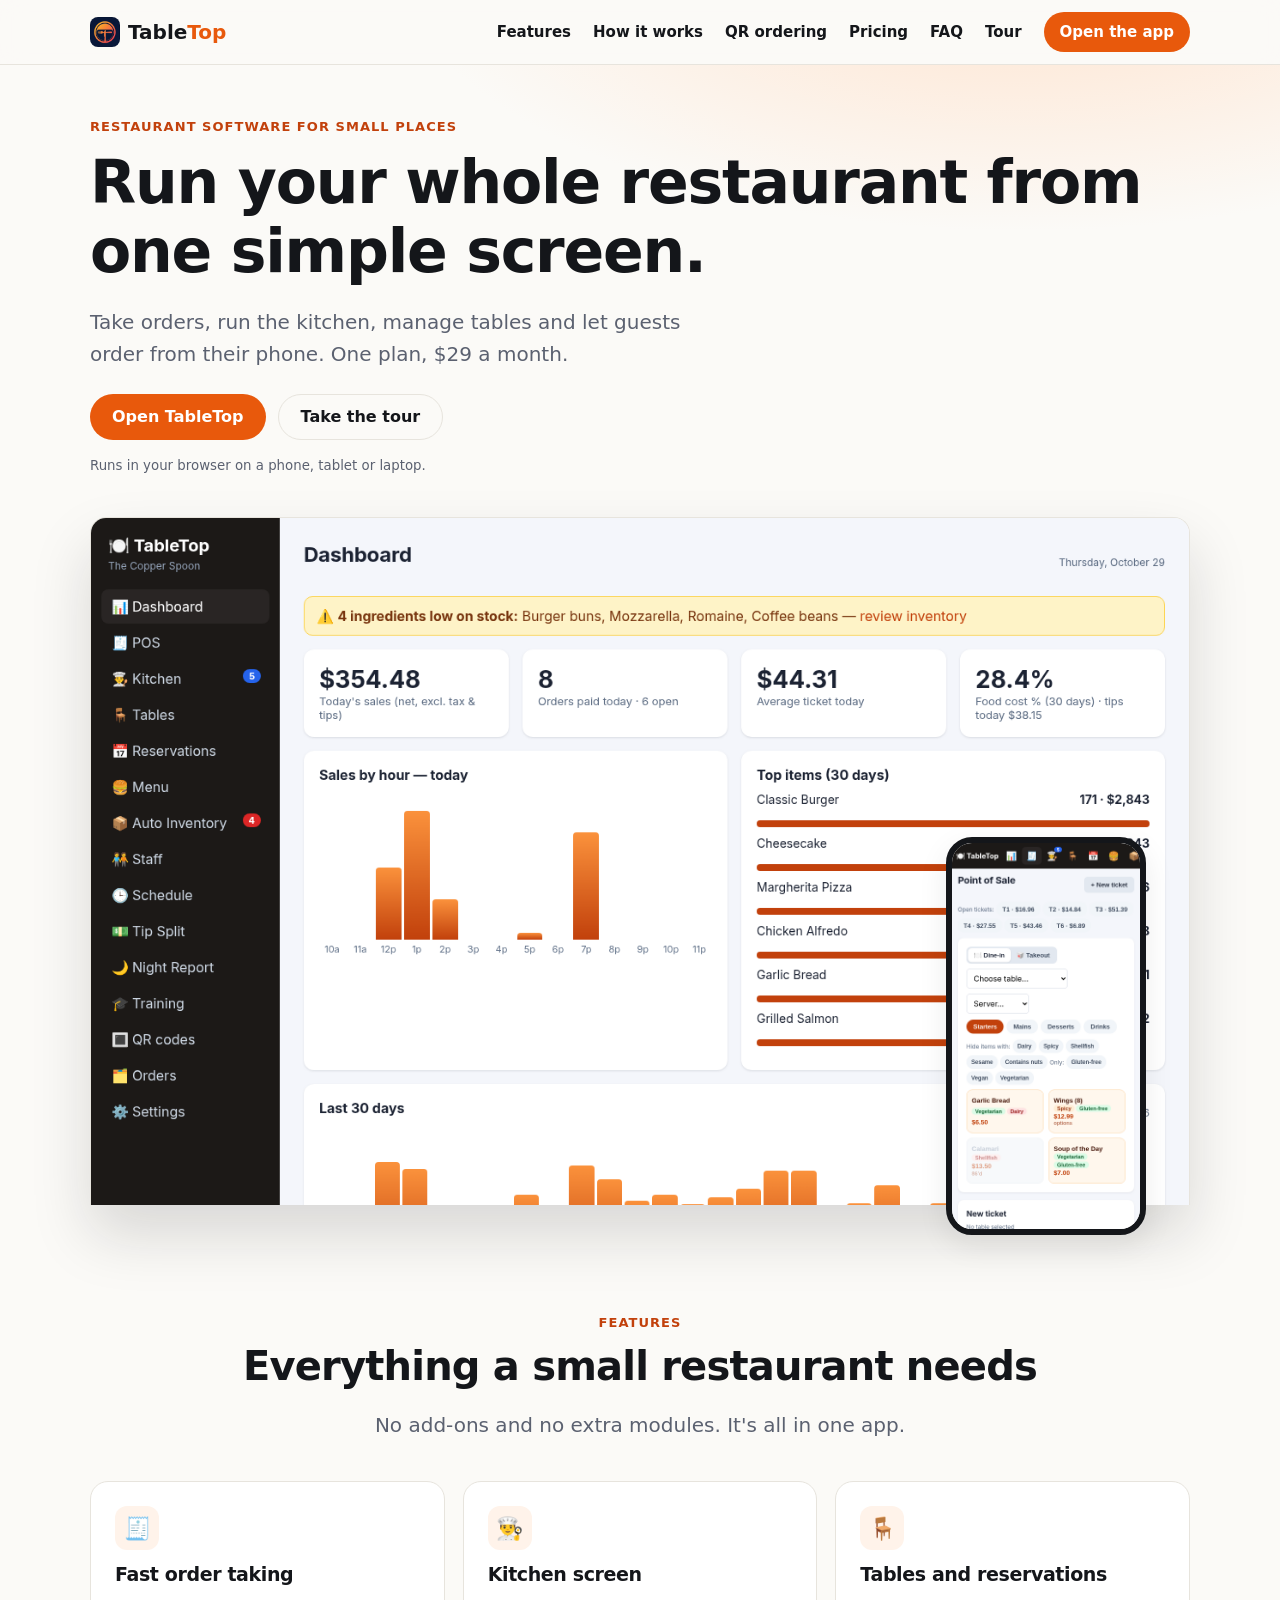
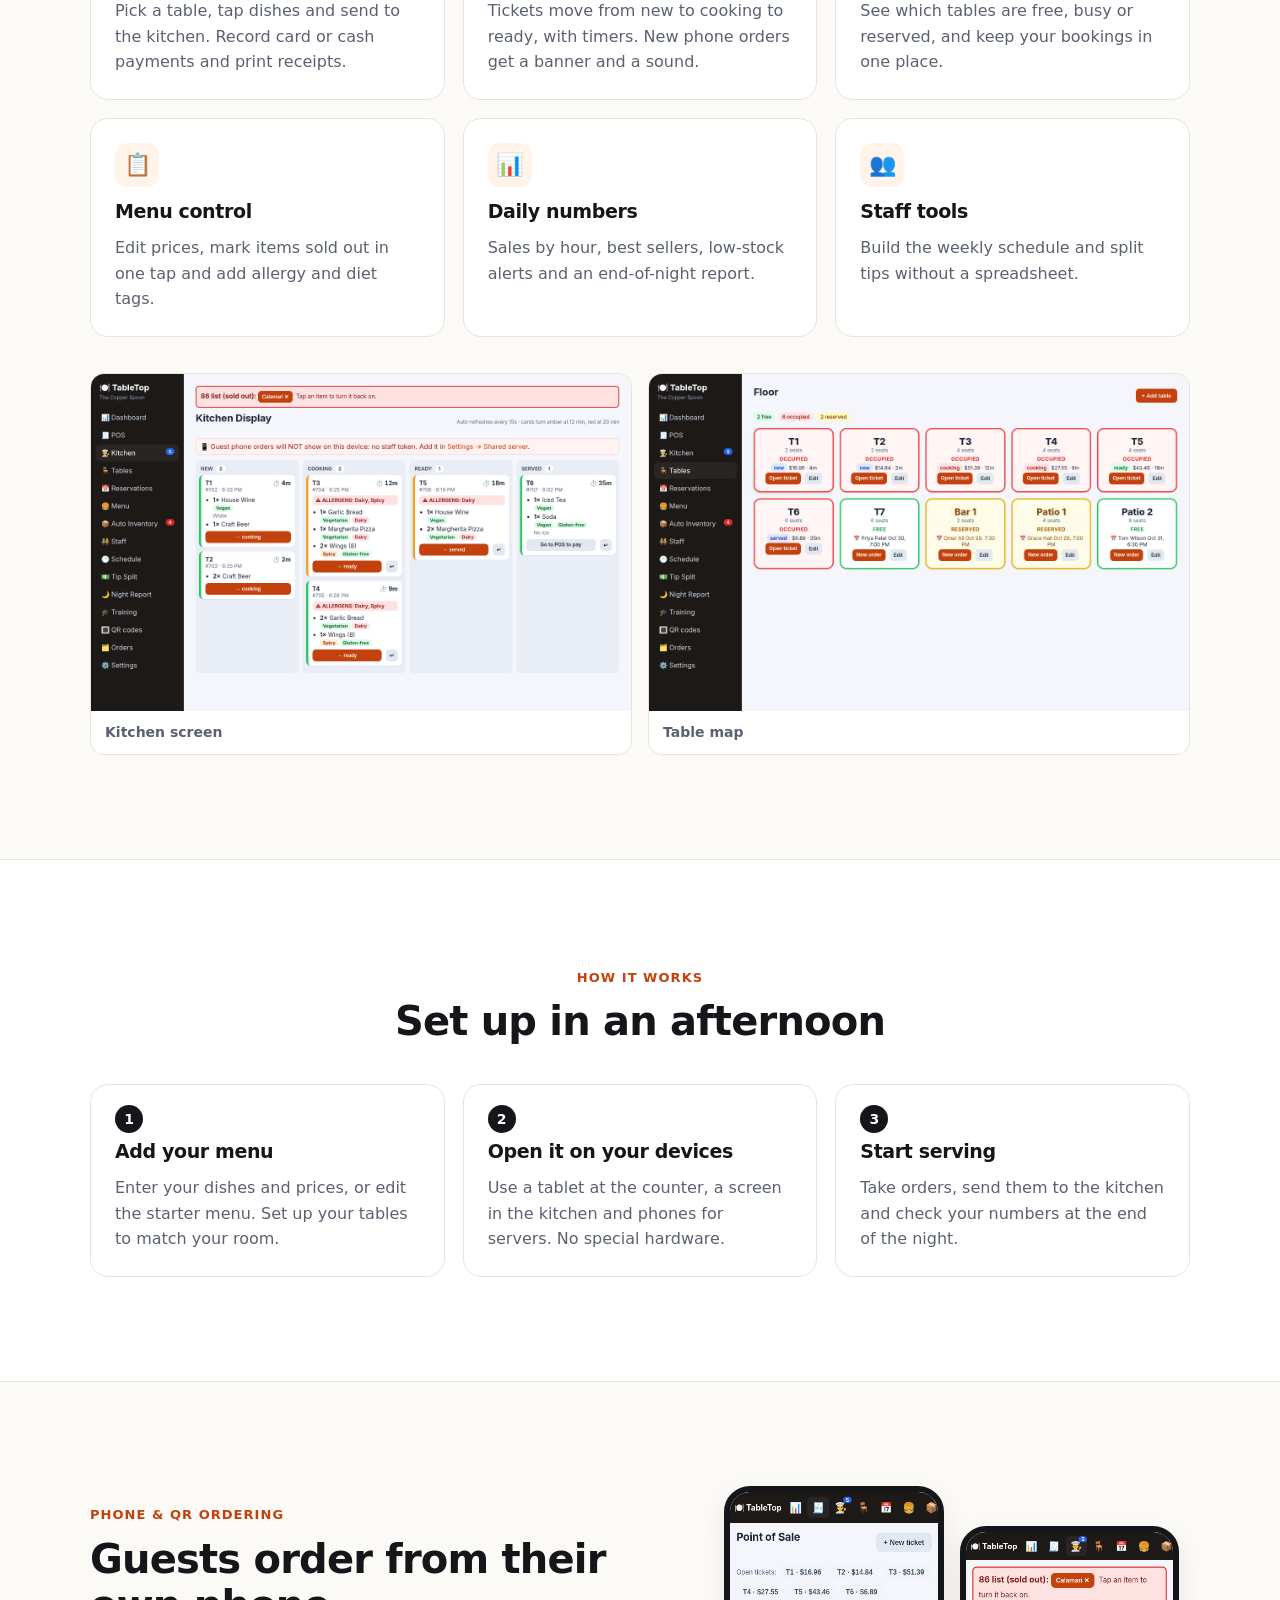
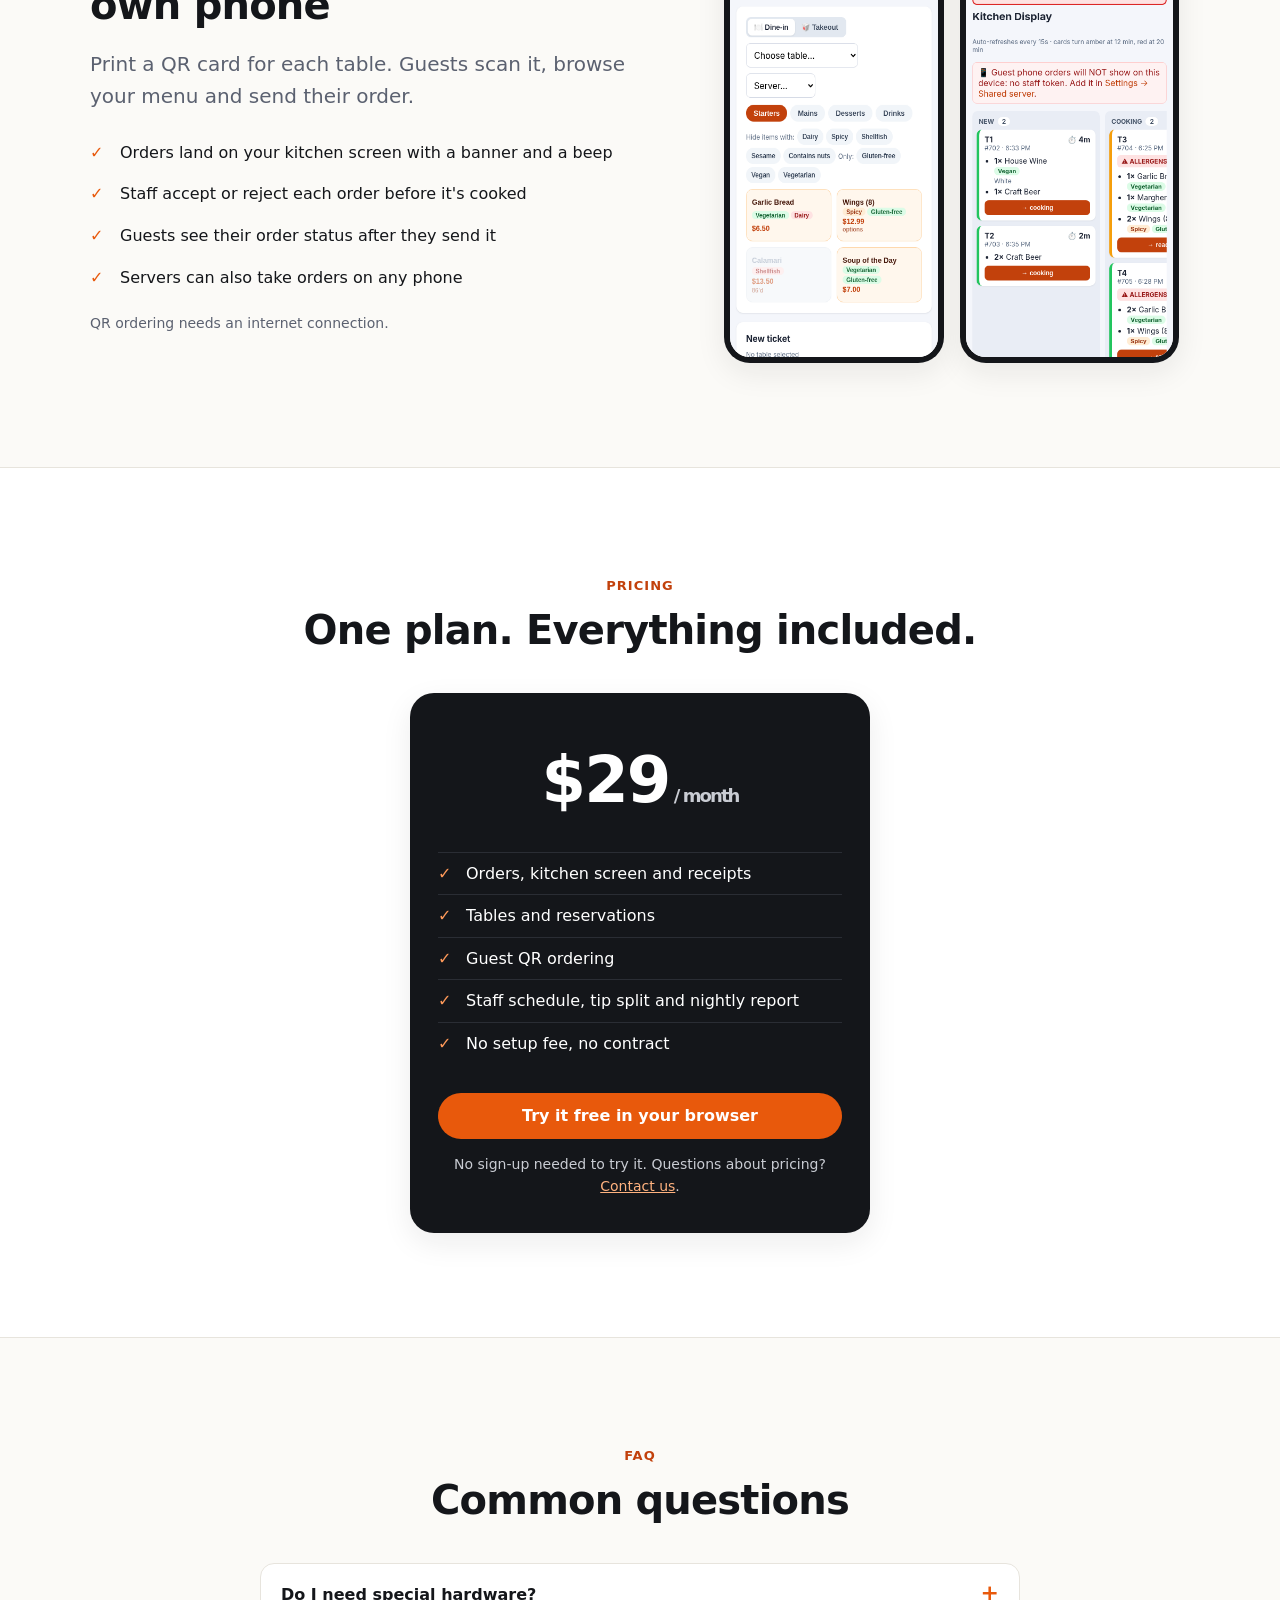
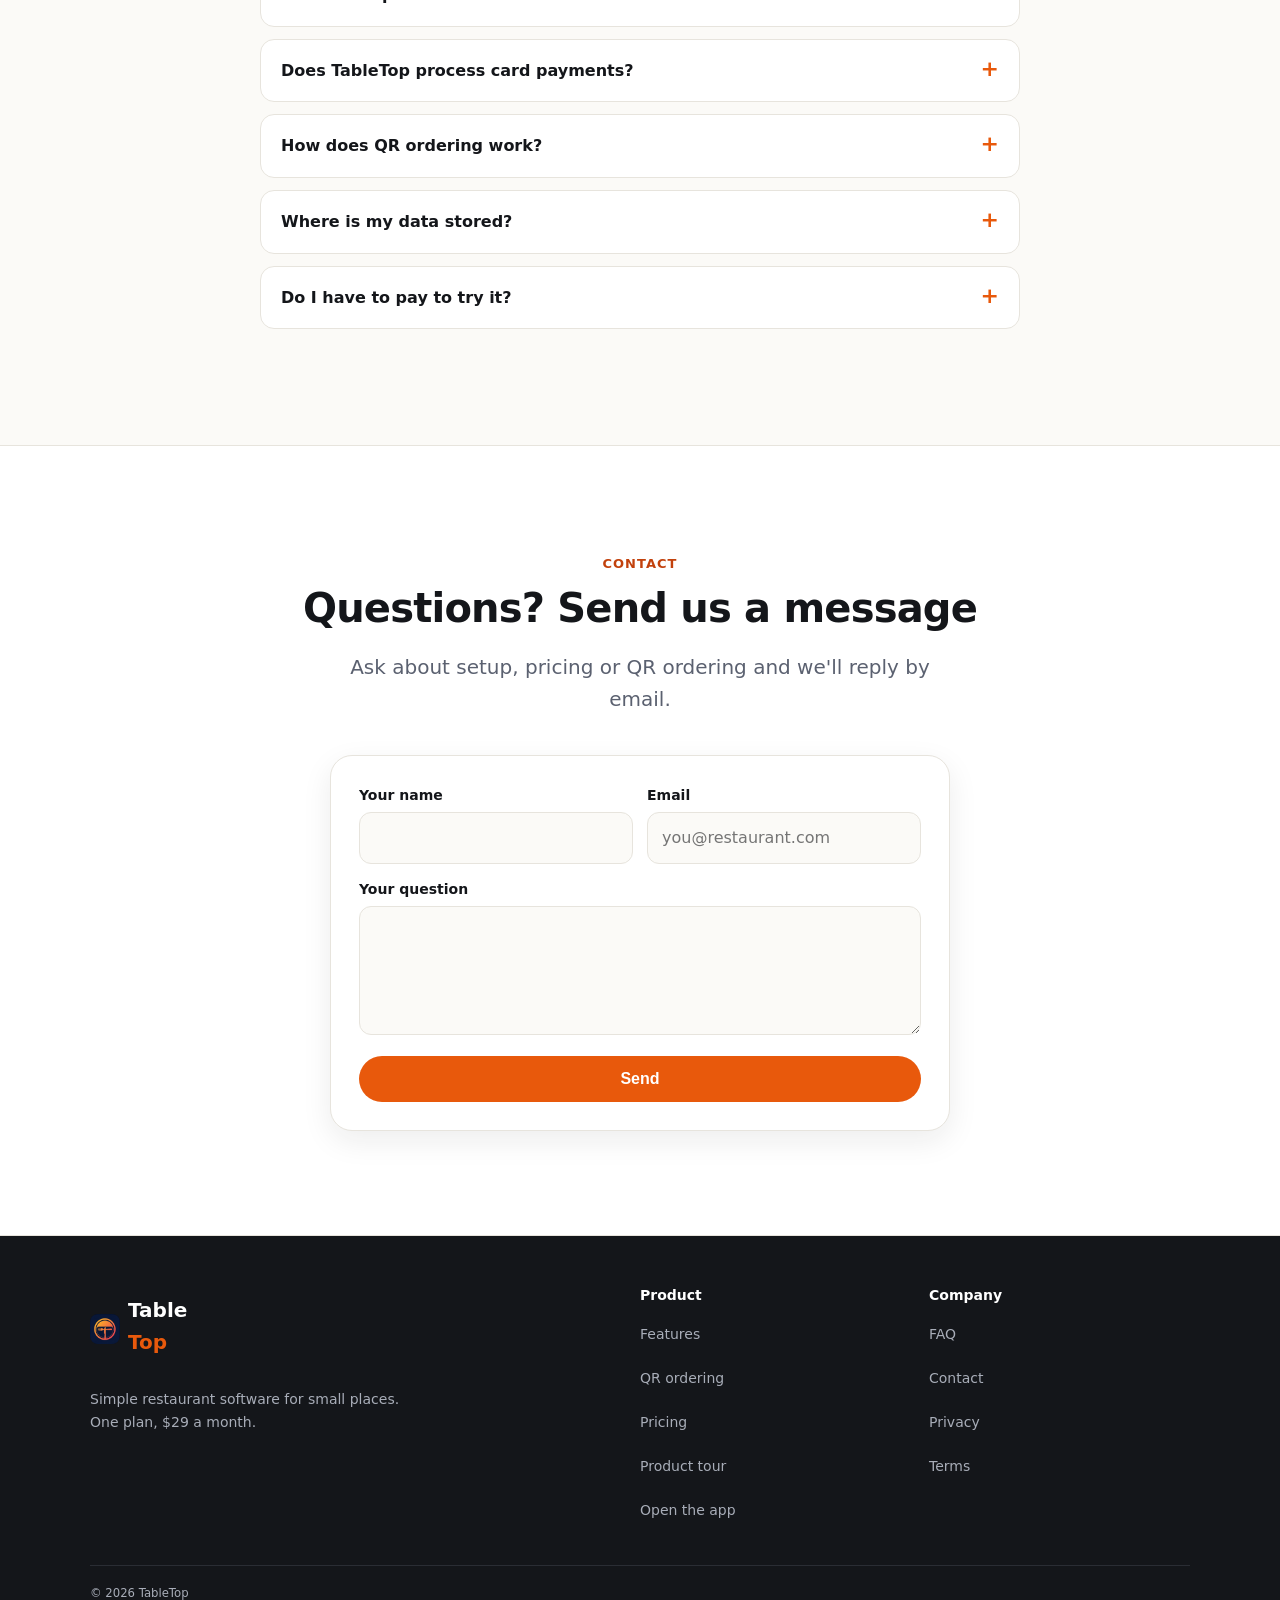
<file: index.html>
<!doctype html>
<html lang="en"><head><meta charset="utf-8"><meta name="viewport" content="width=device-width,initial-scale=1">
<title>TableTop: simple restaurant software, $29 a month</title>
<meta name="description" content="TableTop: orders, kitchen screen, tables, reservations and QR ordering for small restaurants. $29 a month.">
<meta name="theme-color" content="#e8590c">
<link rel="icon" href="assets/logo.png" type="image/png"><link rel="apple-touch-icon" href="assets/logo.png">
<link rel="stylesheet" href="css/site.css">
</head><body>
<a class="skip" href="#main">Skip to content</a>
<header class="top"><div class="wrap">
<a class="logo" href="index.html"><img src="assets/logo.png" alt="" width="30" height="30" style="border-radius:8px"><span>Table<b>Top</b></span></a>
<button class="burger" id="burger" aria-label="Menu" aria-expanded="false" aria-controls="nav">☰</button>
<nav class="main" id="nav" aria-label="Main">
<a href="index.html#features">Features</a><a href="index.html#how">How it works</a><a href="index.html#qr">QR ordering</a><a href="index.html#pricing">Pricing</a><a href="index.html#faq">FAQ</a><a href="tour.html">Tour</a>
<a class="btn sm" href="app.html">Open the app</a></nav></div></header>
<main id="main">
<section class="hero"><div class="wrap">
<span class="eyebrow">Restaurant software for small places</span>
<h1>Run your whole restaurant from one simple screen.</h1>
<p class="lead">Take orders, run the kitchen, manage tables and let guests order from their phone. One plan, $29 a month.</p>
<div class="btns"><a class="btn" href="app.html">Open TableTop</a><a class="btn ghost" href="tour.html">Take the tour</a></div>
<small>Runs in your browser on a phone, tablet or laptop.</small>
<div class="heroshot"><div class="desk"><img src="assets/dashboard.png" alt="TableTop dashboard showing sales, orders and best sellers" width="1280" height="800" fetchpriority="high"></div>
<div class="phone"><img src="assets/mobile-pos.png" alt="Taking an order on a phone" width="390" height="800"></div></div>
</div></section>

<section id="features"><div class="wrap">
<div class="center head"><span class="eyebrow">Features</span><h2>Everything a small restaurant needs</h2><p class="lead">No add-ons and no extra modules. It's all in one app.</p></div>
<div class="grid g3">
<div class="card"><div class="ico">🧾</div><h3>Fast order taking</h3><p>Pick a table, tap dishes and send to the kitchen. Record card or cash payments and print receipts.</p></div>
<div class="card"><div class="ico">👨‍🍳</div><h3>Kitchen screen</h3><p>Tickets move from new to cooking to ready, with timers. New phone orders get a banner and a sound.</p></div>
<div class="card"><div class="ico">🪑</div><h3>Tables and reservations</h3><p>See which tables are free, busy or reserved, and keep your bookings in one place.</p></div>
<div class="card"><div class="ico">📋</div><h3>Menu control</h3><p>Edit prices, mark items sold out in one tap and add allergy and diet tags.</p></div>
<div class="card"><div class="ico">📊</div><h3>Daily numbers</h3><p>Sales by hour, best sellers, low-stock alerts and an end-of-night report.</p></div>
<div class="card"><div class="ico">👥</div><h3>Staff tools</h3><p>Build the weekly schedule and split tips without a spreadsheet.</p></div>
</div>
<div class="gallery">
<figure><img src="assets/kitchen.png" alt="Kitchen screen with open tickets" width="1280" height="800" loading="lazy"><figcaption>Kitchen screen</figcaption></figure>
<figure><img src="assets/tables.png" alt="Table map showing free and busy tables" width="1280" height="800" loading="lazy"><figcaption>Table map</figcaption></figure>
</div>
</div></section>

<section class="alt" id="how"><div class="wrap">
<div class="center head"><span class="eyebrow">How it works</span><h2>Set up in an afternoon</h2></div>
<div class="grid g3 steps">
<div class="card"><h3>Add your menu</h3><p>Enter your dishes and prices, or edit the starter menu. Set up your tables to match your room.</p></div>
<div class="card"><h3>Open it on your devices</h3><p>Use a tablet at the counter, a screen in the kitchen and phones for servers. No special hardware.</p></div>
<div class="card"><h3>Start serving</h3><p>Take orders, send them to the kitchen and check your numbers at the end of the night.</p></div>
</div>
</div></section>

<section id="qr"><div class="wrap split">
<div><span class="eyebrow">Phone & QR ordering</span><h2>Guests order from their own phone</h2>
<p class="lead">Print a QR card for each table. Guests scan it, browse your menu and send their order.</p>
<ul class="checks"><li>Orders land on your kitchen screen with a banner and a beep</li><li>Staff accept or reject each order before it's cooked</li><li>Guests see their order status after they send it</li><li>Servers can also take orders on any phone</li></ul>
<p class="muted" style="font-size:14px">QR ordering needs an internet connection.</p></div>
<div class="phones"><img src="assets/mobile-pos.png" alt="Ordering screen on a phone" width="390" height="800" loading="lazy"><img src="assets/mobile-kitchen.png" alt="Kitchen screen on a phone" width="390" height="800" loading="lazy"></div>
</div></section>

<section class="alt" id="pricing"><div class="wrap">
<div class="center head"><span class="eyebrow">Pricing</span><h2>One plan. Everything included.</h2></div>
<div class="price"><div class="amt">$29<small> / month</small></div>
<ul><li>Orders, kitchen screen and receipts</li><li>Tables and reservations</li><li>Guest QR ordering</li><li>Staff schedule, tip split and nightly report</li><li>No setup fee, no contract</li></ul>
<a class="btn" href="app.html">Try it free in your browser</a><p>No sign-up needed to try it. Questions about pricing? <a href="#contact" style="color:#ffb27f">Contact us</a>.</p></div>
</div></section>

<section id="faq"><div class="wrap">
<div class="center head"><span class="eyebrow">FAQ</span><h2>Common questions</h2></div>
<div class="faq">
<details><summary>Do I need special hardware?</summary><p>No. TableTop runs in a web browser on the phones, tablets and laptops you already have.</p></details>
<details><summary>Does TableTop process card payments?</summary><p>Not yet. You record whether a guest paid by card or cash, and keep using your current card reader.</p></details>
<details><summary>How does QR ordering work?</summary><p>Each table gets a QR card. A guest scans it, orders from their phone, and the order appears on your kitchen screen for staff to accept. It needs an internet connection.</p></details>
<details><summary>Where is my data stored?</summary><p>Your menu, tables, orders and settings are saved in the browser on each device. Guest QR orders pass through our server only to reach your kitchen. See our <a href="privacy.html">privacy page</a>.</p></details>
<details><summary>Do I have to pay to try it?</summary><p>No. You can open the app and use it free in your browser. The plan is $29 a month with no contract and no setup fee.</p></details>
</div>
</div></section>

<section class="alt" id="contact"><div class="wrap">
<div class="center head"><span class="eyebrow">Contact</span><h2>Questions? Send us a message</h2><p class="lead">Ask about setup, pricing or QR ordering and we'll reply by email.</p></div>
<div class="formcard">
<!-- BUSINESS EMAIL: add a support@yourbusiness address here later. -->
<form id="wl" action="#contact" method="post" novalidate>
<div class="row2"><div class="fld"><label for="wn">Your name</label><input id="wn" name="name" autocomplete="name" required maxlength="80"><div class="err">Please enter your name.</div></div>
<div class="fld"><label for="we">Email</label><input id="we" name="email" type="email" autocomplete="email" required maxlength="120" placeholder="you@restaurant.com"><div class="err">Please enter a valid email.</div></div></div>
<div class="fld"><label for="wm">Your question</label><textarea id="wm" name="message" rows="4" maxlength="500"></textarea></div>
<noscript><p class="wlerr">Please turn on JavaScript to send this form.</p></noscript>
<div class="hp" aria-hidden="true"><label for="wh">Leave this empty</label><input id="wh" name="_honey" type="text" tabindex="-1" autocomplete="off"></div>
<div id="wlerr" class="wlerr" role="alert" hidden></div>
<button class="btn" id="wlbtn" style="width:100%" type="submit">Send</button>
</form>
<div id="thanks" role="status" aria-live="polite"><div class="big">✉️</div><h3>Thanks<span id="tname"></span>!</h3><p>We got your message and will reply by email.</p>
<p><button class="btn alt sm" id="againwl" type="button">Send another</button></p></div>
</div></div></section>
</main>
<footer><div class="wrap"><div class="cols">
<div><a class="logo" href="index.html"><img src="assets/logo.png" alt="" width="30" height="30" style="border-radius:8px"><span>Table<b>Top</b></span></a><p style="max-width:320px">Simple restaurant software for small places. One plan, $29 a month.</p></div>
<div><b>Product</b><a href="index.html#features">Features</a><a href="index.html#qr">QR ordering</a><a href="index.html#pricing">Pricing</a><a href="tour.html">Product tour</a><a href="app.html">Open the app</a></div>
<div><b>Company</b><a href="index.html#faq">FAQ</a><a href="index.html#contact">Contact</a><a href="privacy.html">Privacy</a><a href="terms.html">Terms</a></div>
</div><small>© 2026 TableTop</small></div></footer>
<script src="js/site.js"></script>
</body></html>
</file>
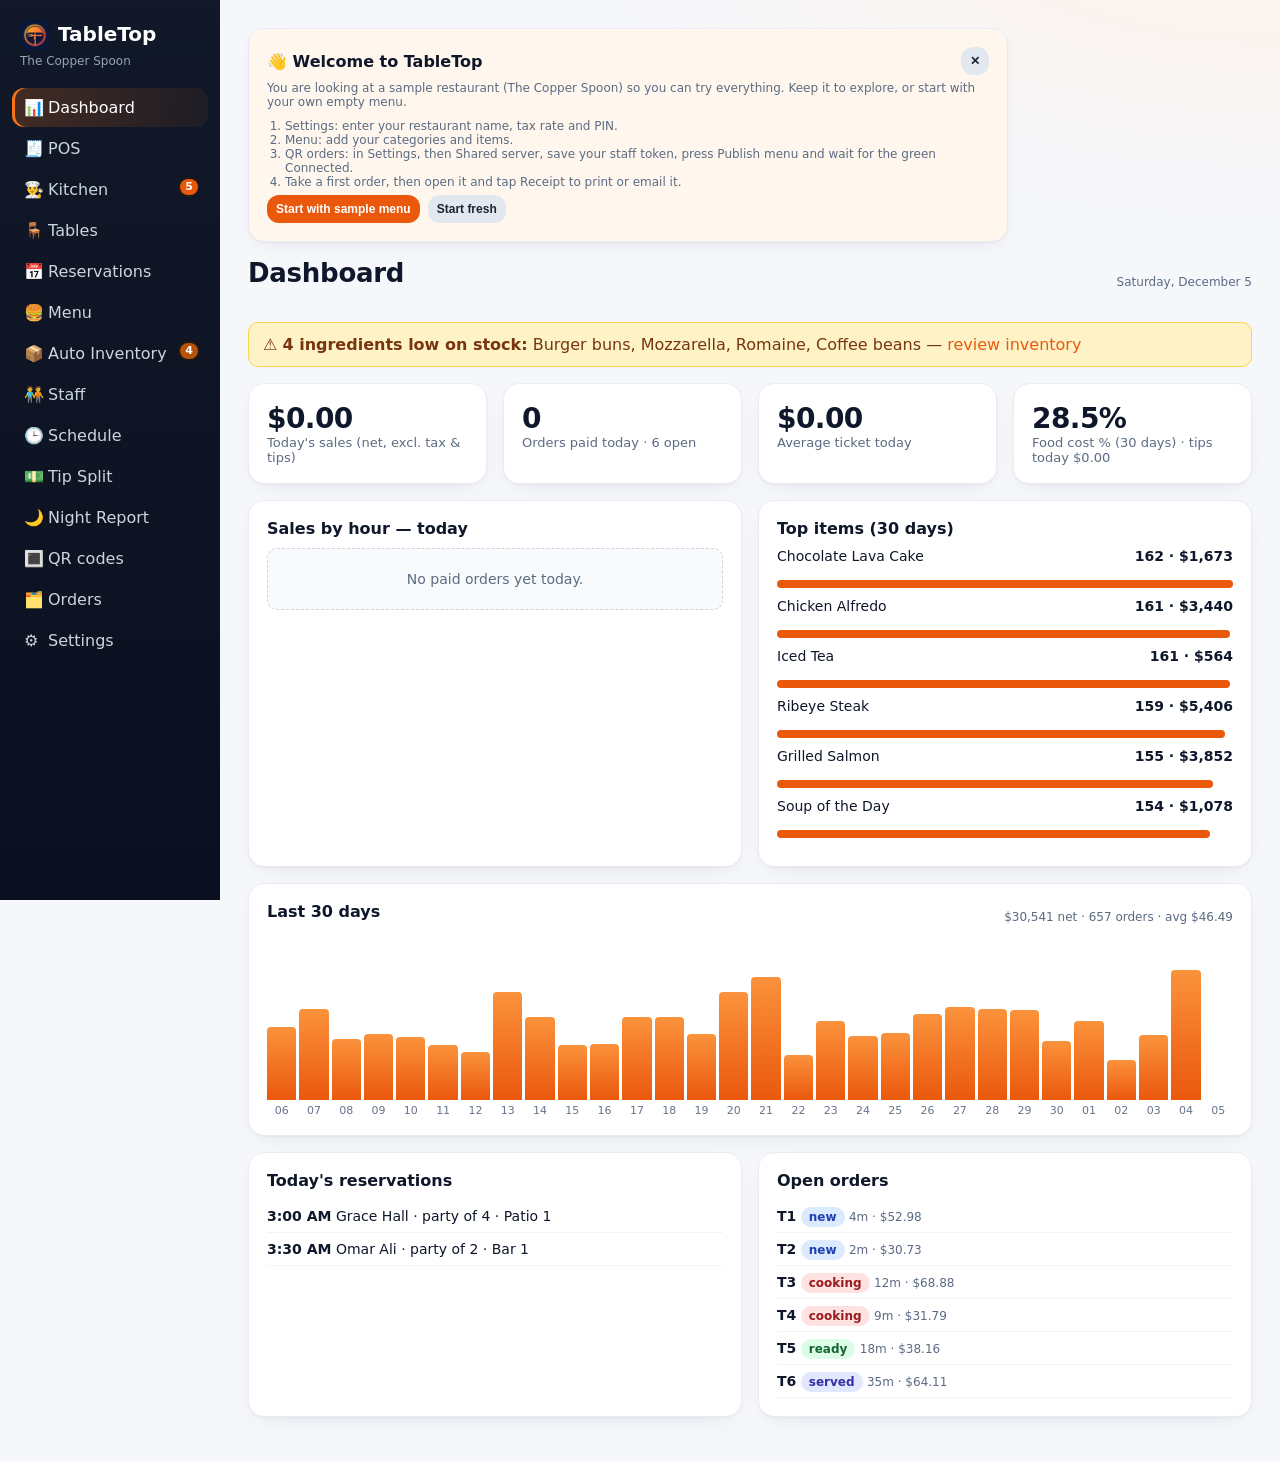
<file: app.html>
<!doctype html>
<html lang="en"><head><meta charset="utf-8"><meta name="viewport" content="width=device-width,initial-scale=1,viewport-fit=cover">
<meta http-equiv="Content-Security-Policy" content="default-src 'none'; style-src 'unsafe-inline'; script-src 'unsafe-inline'; img-src data: blob: 'self' https:; connect-src https://tabletop-server.tabletop-luca.workers.dev">
<title>TableTop — Restaurant Manager</title>
<link rel="icon" href="[data-uri]">
<style>*{box-sizing:border-box}body{margin:0;font-family:Inter,system-ui,-apple-system,Segoe UI,sans-serif;background:#f4f6fb;color:#1c2333}
a{color:#2563eb;text-decoration:none}.layout{display:flex;min-height:100vh}
nav{width:220px;background:#0f172a;color:#cbd5e1;padding:20px 12px;flex-shrink:0}nav h1{color:#fff;font-size:20px;margin:0 8px 4px}nav .dl{font-size:12px;margin:0 8px 20px;color:#94a3b8}
nav a{display:block;color:#cbd5e1;padding:10px 12px;border-radius:8px;margin-bottom:2px}nav a.active,nav a:hover{background:#1e293b;color:#fff}
nav .me{margin-top:30px;font-size:12px;padding:0 8px}main{flex:1;padding:28px;overflow:auto}
h2{margin:0 0 18px}.row{display:flex;gap:10px;flex-wrap:wrap;align-items:center;margin-bottom:16px}
.grid{display:grid;grid-template-columns:repeat(auto-fit,minmax(200px,1fr));gap:16px;margin-bottom:20px}
.card{background:#fff;border-radius:12px;padding:18px;box-shadow:0 1px 3px rgba(0,0,0,.08)}.stat .v{font-size:28px;font-weight:700}.stat .l{color:#64748b;font-size:13px}
table{width:100%;border-collapse:collapse;background:#fff;border-radius:12px;overflow:hidden;box-shadow:0 1px 3px rgba(0,0,0,.08)}
th,td{padding:10px 12px;text-align:left;border-bottom:1px solid #eef1f6;font-size:14px}th{background:#f8fafc;color:#64748b;font-weight:600;font-size:12px;text-transform:uppercase}
input,select,textarea{padding:9px 10px;border:1px solid #d6dbe6;border-radius:8px;font:inherit;background:#fff}textarea{width:100%;min-height:70px}
button{padding:9px 14px;border:0;border-radius:8px;background:#2563eb;color:#fff;font-weight:600;cursor:pointer}button.sec{background:#e2e8f0;color:#1c2333}button.danger{background:#dc2626}button.sm{padding:5px 9px;font-size:12px}
.badge{padding:3px 8px;border-radius:99px;font-size:12px;font-weight:600;background:#e2e8f0}.available,.won,.completed{background:#dcfce7;color:#166534}.reserved,.negotiating,.test_drive,.scheduled{background:#fef9c3;color:#854d0e}.sold,.lost,.cancelled,.no_show{background:#fee2e2;color:#991b1b}.new,.contacted{background:#dbeafe;color:#1e40af}
.modal{position:fixed;inset:0;background:rgba(15,23,42,.5);display:flex;align-items:center;justify-content:center;z-index:9}.modal .card{width:520px;max-width:95vw;max-height:90vh;overflow:auto}
.hidden{display:none!important}.form{display:grid;grid-template-columns:1fr 1fr;gap:10px}.form label{font-size:12px;color:#64748b;display:flex;flex-direction:column;gap:4px}.form .full{grid-column:1/-1}
.login{max-width:380px;margin:10vh auto}.login input{width:100%;margin-bottom:10px}.bar{height:10px;background:#2563eb;border-radius:4px}
.kanban{display:grid;grid-template-columns:repeat(6,minmax(160px,1fr));gap:10px;overflow:auto}.col{background:#e9edf5;border-radius:10px;padding:8px;min-height:120px}.col h4{margin:4px 4px 8px;font-size:12px;text-transform:uppercase;color:#475569}
.lead{background:#fff;border-radius:8px;padding:8px;margin-bottom:8px;font-size:13px;cursor:pointer;box-shadow:0 1px 2px rgba(0,0,0,.06)}.muted{color:#64748b;font-size:12px}
.thumb{width:56px;height:38px;object-fit:cover;border-radius:6px;background:#e2e8f0}.toast{position:fixed;bottom:20px;right:20px;background:#0f172a;color:#fff;padding:12px 16px;border-radius:8px}
.chart{display:flex;align-items:flex-end;gap:10px;height:160px}.chart div{flex:1;text-align:center;font-size:11px;color:#64748b}.chart .b{background:#2563eb;border-radius:4px 4px 0 0;margin-bottom:4px}
:root{--brand:#c2410c}body{-webkit-font-smoothing:antialiased}nav{background:#1c1917}nav a.active,nav a:hover{background:#292524}
button{background:var(--brand)}button.green{background:#16a34a}button.wide,.wide{width:100%}button:disabled{opacity:.5;cursor:not-allowed}a{color:var(--brand)}
nav{display:flex;flex-direction:column}nav .links{flex:1}nav a{position:relative}nav a span{display:inline-block;width:24px}nav em{font-style:normal}
.dot{position:absolute;right:10px;top:9px;background:#dc2626;color:#fff;border-radius:99px;font-size:11px;padding:1px 7px}.dot.blue{background:#2563eb}
.tw{overflow-x:auto;border-radius:12px;box-shadow:0 1px 3px rgba(0,0,0,.08);margin-bottom:8px}.tw table{box-shadow:none}
.btn{display:inline-block;padding:9px 14px;border-radius:8px;font-weight:600;cursor:pointer;font-size:14px;background:var(--brand);color:#fff;text-align:center}.btn.sec{background:#e2e8f0;color:#1c2333}.btn.sm{padding:5px 9px;font-size:12px}
h3{margin:0 0 10px;font-size:16px}.between{justify-content:space-between}.end{justify-content:flex-end}.nomb{margin-bottom:0}.grow{flex:1}.center{text-align:center;justify-content:center}.nowrap{white-space:nowrap}.small{font-size:12px;margin:4px 0}
.grid.two{grid-template-columns:repeat(auto-fit,minmax(320px,1fr))}.alert{background:#fef3c7;border:1px solid #fcd34d;color:#78350f;padding:12px 14px;border-radius:10px;margin-bottom:16px}.alert.ok{background:#dcfce7;border-color:#86efac;color:#14532d}
.li{padding:8px 0;border-bottom:1px solid #f1f5f9;font-size:14px}.hbar{margin-bottom:10px;font-size:14px}.bar{background:var(--brand);height:8px;margin-top:4px}
.chart{display:flex;align-items:flex-end;gap:3px}.chart>div{flex:1;display:flex;flex-direction:column;justify-content:flex-end;align-items:center;font-size:10px;min-width:0}.chart .b{flex:none!important;width:100%;background:linear-gradient(#fb923c,var(--brand));border-radius:4px 4px 0 0;margin:0}.chart span{margin-top:4px;white-space:nowrap}
.badge.free,.badge.okk,.badge.paid,.badge.seated{background:#dcfce7;color:#166534}.badge.occupied,.badge.low,.badge.cooking{background:#fee2e2;color:#991b1b}.badge.reserved,.badge.booked{background:#fef9c3;color:#854d0e}.badge.ready{background:#dcfce7;color:#166534}.badge.served{background:#e0e7ff;color:#3730a3}
.seg{display:inline-flex;background:#e2e8f0;border-radius:9px;padding:3px}.seg button{background:transparent;color:#334155;padding:7px 12px}.seg button.on{background:#fff;color:#0f172a;box-shadow:0 1px 2px rgba(0,0,0,.1)}
.tabs{display:flex;gap:6px;flex-wrap:wrap;margin:12px 0}.tabs button,.chip{background:#f1f5f9;color:#334155;border-radius:99px;padding:7px 14px}.tabs button.on,.chip.on{background:var(--brand);color:#fff}
.chips{display:flex;gap:6px;flex-wrap:wrap;align-items:center;margin-bottom:12px}.chip{font-size:13px;padding:6px 12px}
.pos{display:grid;grid-template-columns:1fr 380px;gap:16px;align-items:start}.items{display:grid;grid-template-columns:repeat(auto-fill,minmax(140px,1fr));gap:10px}
.item{background:#fff7ed;color:#431407;border:1px solid #fed7aa;padding:14px 10px;min-height:86px;display:flex;flex-direction:column;justify-content:space-between;text-align:left;border-radius:12px}.item:hover{background:#ffedd5}.item span{font-weight:700;color:var(--brand)}.item em{font-size:11px;font-style:normal;color:#9a3412;opacity:.7}.item.off{background:#f1f5f9;border-color:#e2e8f0;color:#94a3b8}
.pos-right{position:sticky;top:16px}.lines{max-height:42vh;overflow:auto;margin:10px 0;border-top:1px solid #f1f5f9}.line{display:flex;gap:8px;align-items:center;padding:9px 0;border-bottom:1px solid #f1f5f9;font-size:14px}
.qty{display:flex;align-items:center;gap:6px}.amt{width:70px;text-align:right;font-weight:600}button.x{background:transparent;color:#94a3b8;padding:4px}.note{font-size:12px;color:#b45309}
.tot>div{display:flex;justify-content:space-between;align-items:center;padding:5px 0;font-size:14px;gap:6px;flex-wrap:wrap}.tot .grand{font-size:22px;font-weight:800;border-top:2px solid #0f172a;margin-top:6px;padding-top:10px}.tiny{width:70px;padding:5px 6px}
.actions{display:grid;gap:8px;margin-top:12px}.actions button{padding:13px}
.k4{grid-template-columns:repeat(4,minmax(220px,1fr))}.col h4 span{background:#fff;border-radius:99px;padding:1px 8px;margin-left:4px}.kcard{background:#fff;border-radius:10px;padding:10px;margin-bottom:10px;box-shadow:0 1px 2px rgba(0,0,0,.08);border-left:5px solid #22c55e;font-size:14px}.kcard.warn{border-color:#f59e0b}.kcard.late{border-color:#dc2626;background:#fff5f5}
.kcard ul{padding-left:18px;margin:8px 0}.kcard li{margin-bottom:4px}.el{font-weight:700;font-variant-numeric:tabular-nums}
.floor{display:grid;grid-template-columns:repeat(auto-fill,minmax(170px,1fr));gap:14px}.tbl{background:#fff;border-radius:16px;padding:16px;text-align:center;border:3px solid #22c55e;box-shadow:0 1px 3px rgba(0,0,0,.08)}.tbl.occupied{border-color:#ef4444;background:#fff5f5}.tbl.reserved{border-color:#eab308;background:#fefce8}
.tn{font-size:22px;font-weight:800}.ts{text-transform:uppercase;font-size:12px;font-weight:700;letter-spacing:.05em;margin:6px 0}.tbl.free .ts{color:#16a34a}.tbl.occupied .ts{color:#dc2626}.tbl.reserved .ts{color:#a16207}
.switch{position:relative;display:inline-block;width:40px;height:22px}.switch input{display:none}.switch span{position:absolute;inset:0;background:#cbd5e1;border-radius:99px;cursor:pointer;transition:.2s}.switch span:before{content:'';position:absolute;width:16px;height:16px;left:3px;top:3px;background:#fff;border-radius:50%;transition:.2s}.switch input:checked+span{background:#16a34a}.switch input:checked+span:before{transform:translateX(18px)}
.mods{display:flex;flex-wrap:wrap;gap:6px;margin-top:6px}.chk{flex-direction:row!important;align-items:center;gap:6px!important;background:#f8fafc;border:1px solid #e2e8f0;padding:8px 10px;border-radius:8px;color:#1c2333!important;font-size:14px!important;cursor:pointer}
.lowrow td{background:#fff7f7}.receipt{font-family:ui-monospace,Menlo,Consolas,monospace;font-size:13px;max-width:320px;margin:0 auto 14px}.receipt h3{text-align:center;font-size:18px;margin-bottom:4px}.receipt>div{text-align:center}.receipt .rl{display:flex;justify-content:space-between;text-align:left}.receipt .rm{text-align:left;padding-left:16px;color:#555}.receipt .big{font-weight:800;font-size:16px}.receipt hr{border:0;border-top:1px dashed #999}
#print{display:none}code{background:#f1f5f9;padding:1px 5px;border-radius:4px}
@media print{body>*{display:none!important}#print{display:block!important}.receipt{max-width:none}}
@media(max-width:1000px){.pos{grid-template-columns:1fr}.pos-right{position:static}.k4{grid-template-columns:repeat(4,240px)}}
@media(max-width:760px){.layout{flex-direction:column}nav{width:100%;height:auto;padding:8px;flex-direction:row;align-items:center;gap:6px;position:sticky;top:0;z-index:5;overflow-x:auto}
 nav .brand h1{font-size:15px;margin:0;white-space:nowrap}nav .brand .dl{display:none}nav .links{display:flex;gap:2px}nav a{padding:8px 9px;white-space:nowrap;margin:0}nav em{display:none}nav a span{width:auto;font-size:18px}.dot{top:0;right:0;font-size:9px;padding:0 5px}
 main{padding:12px}.form{grid-template-columns:1fr}.grid{grid-template-columns:1fr 1fr!important}.grid.two{grid-template-columns:1fr!important}.stat .v{font-size:20px}h2{font-size:20px}.items{grid-template-columns:repeat(2,1fr)}.floor{grid-template-columns:repeat(2,1fr)}.chart span{font-size:8px}}
:root{--brand:#c2410c}body{-webkit-font-smoothing:antialiased}nav{background:#1c1917}nav a.active,nav a:hover{background:#292524}
button{background:var(--brand)}button.green{background:#16a34a}button.wide,.wide{width:100%}button:disabled{opacity:.5;cursor:not-allowed}a{color:var(--brand)}
nav{display:flex;flex-direction:column}nav .links{flex:1}nav a{position:relative}nav a span{display:inline-block;width:24px}nav em{font-style:normal}
.dot{position:absolute;right:10px;top:9px;background:#dc2626;color:#fff;border-radius:99px;font-size:11px;padding:1px 7px}.dot.blue{background:#2563eb}
.tw{overflow-x:auto;border-radius:12px;box-shadow:0 1px 3px rgba(0,0,0,.08);margin-bottom:8px}.tw table{box-shadow:none}
.btn{display:inline-block;padding:9px 14px;border-radius:8px;font-weight:600;cursor:pointer;font-size:14px;background:var(--brand);color:#fff;text-align:center}.btn.sec{background:#e2e8f0;color:#1c2333}.btn.sm{padding:5px 9px;font-size:12px}
h3{margin:0 0 10px;font-size:16px}.between{justify-content:space-between}.end{justify-content:flex-end}.nomb{margin-bottom:0}.grow{flex:1}.center{text-align:center;justify-content:center}.nowrap{white-space:nowrap}.small{font-size:12px;margin:4px 0}
.grid.two{grid-template-columns:repeat(auto-fit,minmax(320px,1fr))}.alert{background:#fef3c7;border:1px solid #fcd34d;color:#78350f;padding:12px 14px;border-radius:10px;margin-bottom:16px}.alert.ok{background:#dcfce7;border-color:#86efac;color:#14532d}
.li{padding:8px 0;border-bottom:1px solid #f1f5f9;font-size:14px}.hbar{margin-bottom:10px;font-size:14px}.bar{background:var(--brand);height:8px;margin-top:4px}
.chart{display:flex;align-items:flex-end;gap:3px}.chart>div{flex:1;display:flex;flex-direction:column;justify-content:flex-end;align-items:center;font-size:10px;min-width:0}.chart .b{flex:none!important;width:100%;background:linear-gradient(#fb923c,var(--brand));border-radius:4px 4px 0 0;margin:0}.chart span{margin-top:4px;white-space:nowrap}
.badge.free,.badge.okk,.badge.paid,.badge.seated{background:#dcfce7;color:#166534}.badge.occupied,.badge.low,.badge.cooking{background:#fee2e2;color:#991b1b}.badge.reserved,.badge.booked{background:#fef9c3;color:#854d0e}.badge.ready{background:#dcfce7;color:#166534}.badge.served{background:#e0e7ff;color:#3730a3}
.seg{display:inline-flex;background:#e2e8f0;border-radius:9px;padding:3px}.seg button{background:transparent;color:#334155;padding:7px 12px}.seg button.on{background:#fff;color:#0f172a;box-shadow:0 1px 2px rgba(0,0,0,.1)}
.tabs{display:flex;gap:6px;flex-wrap:wrap;margin:12px 0}.tabs button,.chip{background:#f1f5f9;color:#334155;border-radius:99px;padding:7px 14px}.tabs button.on,.chip.on{background:var(--brand);color:#fff}
.chips{display:flex;gap:6px;flex-wrap:wrap;align-items:center;margin-bottom:12px}.chip{font-size:13px;padding:6px 12px}
.pos{display:grid;grid-template-columns:1fr 380px;gap:16px;align-items:start}.items{display:grid;grid-template-columns:repeat(auto-fill,minmax(140px,1fr));gap:10px}
.item{background:#fff7ed;color:#431407;border:1px solid #fed7aa;padding:14px 10px;min-height:86px;display:flex;flex-direction:column;justify-content:space-between;text-align:left;border-radius:12px}.item:hover{background:#ffedd5}.item span{font-weight:700;color:var(--brand)}.item em{font-size:11px;font-style:normal;color:#9a3412;opacity:.7}.item.off{background:#f1f5f9;border-color:#e2e8f0;color:#94a3b8}
.pos-right{position:sticky;top:16px}.lines{max-height:42vh;overflow:auto;margin:10px 0;border-top:1px solid #f1f5f9}.line{display:flex;gap:8px;align-items:center;padding:9px 0;border-bottom:1px solid #f1f5f9;font-size:14px}
.qty{display:flex;align-items:center;gap:6px}.amt{width:70px;text-align:right;font-weight:600}button.x{background:transparent;color:#94a3b8;padding:4px}.note{font-size:12px;color:#b45309}
.tot>div{display:flex;justify-content:space-between;align-items:center;padding:5px 0;font-size:14px;gap:6px;flex-wrap:wrap}.tot .grand{font-size:22px;font-weight:800;border-top:2px solid #0f172a;margin-top:6px;padding-top:10px}.tiny{width:70px;padding:5px 6px}
.actions{display:grid;gap:8px;margin-top:12px}.actions button{padding:13px}
.k4{grid-template-columns:repeat(4,minmax(220px,1fr))}.col h4 span{background:#fff;border-radius:99px;padding:1px 8px;margin-left:4px}.kcard{background:#fff;border-radius:10px;padding:10px;margin-bottom:10px;box-shadow:0 1px 2px rgba(0,0,0,.08);border-left:5px solid #22c55e;font-size:14px}.kcard.warn{border-color:#f59e0b}.kcard.late{border-color:#dc2626;background:#fff5f5}
.kcard ul{padding-left:18px;margin:8px 0}.kcard li{margin-bottom:4px}.el{font-weight:700;font-variant-numeric:tabular-nums}
.floor{display:grid;grid-template-columns:repeat(auto-fill,minmax(170px,1fr));gap:14px}.tbl{background:#fff;border-radius:16px;padding:16px;text-align:center;border:3px solid #22c55e;box-shadow:0 1px 3px rgba(0,0,0,.08)}.tbl.occupied{border-color:#ef4444;background:#fff5f5}.tbl.reserved{border-color:#eab308;background:#fefce8}
.tn{font-size:22px;font-weight:800}.ts{text-transform:uppercase;font-size:12px;font-weight:700;letter-spacing:.05em;margin:6px 0}.tbl.free .ts{color:#16a34a}.tbl.occupied .ts{color:#dc2626}.tbl.reserved .ts{color:#a16207}
.switch{position:relative;display:inline-block;width:40px;height:22px}.switch input{display:none}.switch span{position:absolute;inset:0;background:#cbd5e1;border-radius:99px;cursor:pointer;transition:.2s}.switch span:before{content:'';position:absolute;width:16px;height:16px;left:3px;top:3px;background:#fff;border-radius:50%;transition:.2s}.switch input:checked+span{background:#16a34a}.switch input:checked+span:before{transform:translateX(18px)}
.mods{display:flex;flex-wrap:wrap;gap:6px;margin-top:6px}.chk{flex-direction:row!important;align-items:center;gap:6px!important;background:#f8fafc;border:1px solid #e2e8f0;padding:8px 10px;border-radius:8px;color:#1c2333!important;font-size:14px!important;cursor:pointer}
.lowrow td{background:#fff7f7}.receipt{font-family:ui-monospace,Menlo,Consolas,monospace;font-size:13px;max-width:320px;margin:0 auto 14px}.receipt h3{text-align:center;font-size:18px;margin-bottom:4px}.receipt>div{text-align:center}.receipt .rl{display:flex;justify-content:space-between;text-align:left}.receipt .rm{text-align:left;padding-left:16px;color:#555}.receipt .big{font-weight:800;font-size:16px}.receipt hr{border:0;border-top:1px dashed #999}
#print{display:none}code{background:#f1f5f9;padding:1px 5px;border-radius:4px}
@media print{body>*{display:none!important}#print{display:block!important}.receipt{max-width:none}}
@media(max-width:1000px){.pos{grid-template-columns:1fr}.pos-right{position:static}.k4{grid-template-columns:repeat(4,240px)}}
@media(max-width:760px){.layout{flex-direction:column}nav{width:100%;height:auto;padding:8px;flex-direction:row;align-items:center;gap:6px;position:sticky;top:0;z-index:5;overflow-x:auto}
 nav .brand h1{font-size:15px;margin:0;white-space:nowrap}nav .brand .dl{display:none}nav .links{display:flex;gap:2px}nav a{padding:8px 9px;white-space:nowrap;margin:0}nav em{display:none}nav a span{width:auto;font-size:18px}.dot{top:0;right:0;font-size:9px;padding:0 5px}
 main{padding:12px}.form{grid-template-columns:1fr}.grid{grid-template-columns:1fr 1fr!important}.grid.two{grid-template-columns:1fr!important}.stat .v{font-size:20px}h2{font-size:20px}.items{grid-template-columns:repeat(2,1fr)}.floor{grid-template-columns:repeat(2,1fr)}.chart span{font-size:8px}}
/* ---- v2 ---- */
.tags{display:flex;flex-wrap:wrap;gap:3px;margin:3px 0}.tag{font-size:10px;font-weight:700;padding:1px 7px;border-radius:99px;background:#e2e8f0;color:#334155;white-space:nowrap}
.tag.good{background:#dcfce7;color:#166534}.tag.warn{background:#fee2e2;color:#991b1b}.tag.hot{background:#ffedd5;color:#9a3412}.tag.custom{background:#ede9fe;color:#5b21b6}
.item .tags{margin:2px 0}.allg{background:#fee2e2;color:#991b1b;font-weight:700;font-size:12px;padding:4px 8px;border-radius:6px;margin:6px 0}
.pfilter{display:flex;flex-wrap:wrap;gap:5px;align-items:center;margin:0 0 10px;font-size:13px}.pfilter .chip{font-size:12px;padding:4px 10px}
.warnbar{position:fixed;top:0;left:0;right:0;z-index:99;background:#b91c1c;color:#fff;padding:10px 14px;display:flex;gap:10px;align-items:center;justify-content:center;flex-wrap:wrap;font-size:14px}.warnbar button{background:#fff;color:#b91c1c}
table.sched th,table.sched td{text-align:center;vertical-align:top;min-width:92px}table.sched td:first-child,table.sched th:first-child{text-align:left}.sched .today{background:#fff7ed}
.shift{display:block;width:100%;margin:0 0 4px;padding:5px 4px;font-size:12px;background:#ffedd5;color:#7c2d12;border:1px solid #fed7aa;border-radius:8px;line-height:1.2}.shift small{display:block;font-weight:400;opacity:.75}.shift.clash{background:#fee2e2;border-color:#f87171;color:#991b1b}
.addsh{background:transparent;color:#94a3b8;border:1px dashed #cbd5e1;padding:2px 8px;font-size:13px;border-radius:6px}.addsh:hover{color:var(--brand);border-color:var(--brand)}tr.tfoot td{background:#f8fafc}
.rpt{font-size:13px}.rpt h3{font-size:18px;margin-bottom:2px}table.rt{width:100%;margin:12px 0;box-shadow:none;border:1px solid #e2e8f0}table.rt th,table.rt td{padding:6px 10px;border-bottom:1px solid #e2e8f0}table.rt td:last-child,table.rt th:last-child{text-align:right}.sig{margin-top:24px}
.badge.trained{background:#fef3c7;color:#92400e}.v.big{font-size:44px;font-weight:800}
.qprog{height:6px;background:#e2e8f0;border-radius:99px;margin-bottom:14px}.qprog div{height:100%;background:var(--brand);border-radius:99px}.qch{display:grid;gap:8px;margin:12px 0}
.qc{background:#f8fafc;color:#0f172a;border:2px solid #e2e8f0;text-align:left;padding:12px 14px;font-weight:500}.qc:hover:not(:disabled){border-color:var(--brand)}.qc.right{background:#dcfce7;border-color:#16a34a}.qc.wrong{background:#fee2e2;border-color:#dc2626}.qc:disabled{cursor:default}
.fb{padding:10px 14px;border-radius:8px;margin:8px 0;font-weight:600}.fb.ok{background:#dcfce7;color:#14532d}.fb.bad{background:#fee2e2;color:#7f1d1d}
@media print{.rpt{font-size:12px;color:#000}table.rt{border-color:#999}}

/* ===== polish pass (MacBook / Safari / Retina) ===== */
:root{color-scheme:light}
body{font-family:-apple-system,BlinkMacSystemFont,"SF Pro Text","Inter",system-ui,"Segoe UI",Roboto,sans-serif;-webkit-text-size-adjust:100%;text-rendering:optimizeLegibility}
@media(min-width:761px){nav{position:-webkit-sticky;position:sticky;top:0;height:100vh;align-self:flex-start;overflow-y:auto;overscroll-behavior:contain}}
.layout{align-items:flex-start}main{min-width:0;align-self:stretch}
/* focus + hover states */
a:focus-visible,button:focus-visible,input:focus-visible,select:focus-visible,textarea:focus-visible,[tabindex]:focus-visible{outline:2px solid #ea580c;outline-offset:2px}
nav a:focus-visible{outline-color:#fdba74;outline-offset:-2px}
input:focus,select:focus,textarea:focus{border-color:#ea580c;box-shadow:0 0 0 3px rgba(234,88,12,.15);outline:none}
input:focus-visible,select:focus-visible,textarea:focus-visible{outline:none}
button,.btn,select{transition:filter .12s,background-color .12s,transform .06s,box-shadow .12s}
button:hover:not(:disabled):not(.item):not(.qc){filter:brightness(1.08)}button:active:not(:disabled){transform:translateY(1px)}
button.sec:hover:not(:disabled){filter:none;background:#cbd5e1}
select{cursor:pointer}input[type=checkbox],input[type=radio]{accent-color:#c2410c}
.item:hover:not(:disabled){box-shadow:0 3px 10px rgba(194,65,12,.18);transform:translateY(-1px)}
.tbl{transition:box-shadow .12s,transform .06s}.tbl:hover{box-shadow:0 3px 10px rgba(0,0,0,.12)}
table tr:hover td{background-color:rgba(15,23,42,.025)}table.sched tr:hover td,table.rt tr:hover td{background-color:transparent}
.card{box-shadow:0 1px 3px rgba(15,23,42,.08),0 1px 2px rgba(15,23,42,.04)}
/* spacing consistency */
.grid.two,.grid{margin-bottom:16px}.card+.card{margin-top:0}main>.card,main>.tw{margin-bottom:16px}
main>h2,main>.row.between>h2{letter-spacing:-.01em}
.dash-gap{margin-bottom:16px}
/* sizes + readability on Retina (min 11px, 28px targets, darker small gray text) */
.tag{font-size:11px}.chart span,.chart small,.chart>div>span{font-size:11px;color:#64748b}
.shift small,small{font-size:11px}
button.sm,.btn.sm,.chip{min-height:28px}
.addsh{min-height:26px;color:#64748b}
.muted,.stat .l{color:#5b6b82}
::placeholder{color:#8895a7}
/* toast */
.toast{box-shadow:0 8px 24px rgba(15,23,42,.28);font-size:14px;max-width:min(420px,calc(100vw - 40px));z-index:200}
/* schedule: fit 13" screens without a clipped last column */
table.sched th,table.sched td{min-width:78px;padding:8px 5px}table.sched td:first-child,table.sched th:first-child{min-width:120px}
.tw{-webkit-overflow-scrolling:touch}
/* modal */
#modal .card{max-height:calc(100vh - 40px);overflow:auto;overscroll-behavior:contain}
@media print{nav,.toast,#savewarn{display:none!important}main{padding:0}.rpt table{page-break-inside:auto}.rpt tr{page-break-inside:avoid}@page{margin:14mm}}
/* empty states */
p.empty{text-align:center;padding:22px 10px;font-size:14px;border:1px dashed #cbd5e1;border-radius:10px;background:#f8fafc;margin:8px 0}
td.muted[colspan]{text-align:center;padding:28px 10px;font-size:14px}
.ttq-u{font-size:11px!important}
/* ===== quick-fix round ===== */
/* save-failed bar sits in the page flow (sticky) and pushes nav/content down instead of covering the logo */
:root{--wbh:0px}
.warnbar{position:-webkit-sticky;position:sticky;top:0}
@media(min-width:761px){nav{top:var(--wbh);height:calc(100vh - var(--wbh))}}
@media(max-width:760px){nav{top:var(--wbh)}}
/* POS ticket panel stays in view while the menu scrolls (main must not be its own scroll container here) */
body[data-page=pos] main{overflow:visible}
.pos-right{top:16px;max-height:calc(100vh - 32px);overflow-y:auto;align-self:start}
@media(max-width:1000px){.pos-right{max-height:none;overflow:visible}}
/* restock amount input */
input.tiny[data-restock-amt]{width:104px}
.backup-note{margin:10px 0 0;padding:8px 10px;background:#fffbeb;border:1px solid #fde68a;border-radius:8px;color:#78350f}
/* schedule: hours/labor/action columns no wider than needed; tighter on ~1024px windows */
table.sched th:nth-last-child(3),table.sched td:nth-last-child(3){min-width:48px}table.sched th:nth-last-child(2),table.sched td:nth-last-child(2){min-width:72px}table.sched th:last-child,table.sched td:last-child{min-width:0;white-space:nowrap}
@media(min-width:761px) and (max-width:1100px){nav{width:206px;padding:20px 8px}nav a{padding:10px 8px}nav em{right:6px}main{padding:18px}table.sched th,table.sched td{min-width:60px;padding:8px 3px}table.sched td:first-child,table.sched th:first-child{min-width:104px}table.sched td:first-child .muted{font-size:11px}.shift{font-size:11px;padding:5px 2px}}
/* guest-phone orders waiting (only shown when a shared server + staff token are set) */
.qrwait{margin:0 0 14px}.qrwait h4{margin:0 0 8px}.qrnone{margin:0 0 10px}
.qrcard{background:#fff7ed;border:2px solid #fb923c;border-radius:10px;padding:10px 12px;margin:0 0 8px;max-width:520px}.qrcard ul{margin:6px 0;padding-left:18px}
.qrerr{margin:0 0 8px;padding:8px 10px;background:#fef2f2;border:1px solid #fecaca;border-radius:8px;color:#991b1b}
.qrerr a{color:inherit;font-weight:700;padding:12px 2px}  /* bigger tap area on phones; inline padding does not change the line height */
.firstrun,.firstmenu{border:2px solid #fb923c;background:#fff7ed;margin:0 0 14px;max-width:760px}.firstrun .muted,.firstmenu .muted{margin:6px 0 10px}.firstrun .row,.firstmenu .row{gap:8px;flex-wrap:wrap}
/* phones/tablets: 16px form text stops iOS Safari zooming on focus; 40px+ tap targets on touch screens */
@media (max-width:760px){input:not([type=checkbox]):not([type=radio]),select,textarea{font-size:16px}}
@media (pointer:coarse),(max-width:760px){button,button.sm,.btn,.btn.sm,.chip,select{min-height:40px}button.x{min-width:40px}}

/* POS on phones: compact item grid + sticky jump-to-ticket bar */
.posbar{display:none}
@media(max-width:700px){.pos .items{grid-template-columns:repeat(auto-fill,minmax(105px,1fr));gap:8px}.pos .item{padding:8px}.posbar{display:block;position:sticky;bottom:8px;z-index:20;width:100%;margin:8px 0;padding:12px;font-weight:700;box-shadow:0 4px 14px rgba(0,0,0,.25)}.pos-right{scroll-margin-top:8px}}

/* ===== Modern refresh (2026-10-29) ===== */
:root{--brand:#ea580c;--brand2:#f97316;--ink:#0f172a;--line:#e9edf3;--r:16px}
body{background:radial-gradient(1200px 600px at 100% -10%,#fff1e6 0,transparent 60%),#f6f7fb;color:var(--ink)}
nav{background:linear-gradient(180deg,#111827,#0b1020)}
nav a{border-radius:12px;transition:background .15s,color .15s}
nav a.active{background:linear-gradient(90deg,rgba(249,115,22,.22),rgba(249,115,22,.06));color:#fff;box-shadow:inset 3px 0 0 var(--brand2)}
nav a:hover{background:rgba(255,255,255,.06)}
main h2{font-size:26px;font-weight:800;letter-spacing:-.02em}
.card,table{border-radius:var(--r);border:1px solid var(--line);box-shadow:0 1px 2px rgba(16,24,40,.04),0 8px 24px -12px rgba(16,24,40,.12)}
.stat .v{font-weight:800;letter-spacing:-.02em}
button{border-radius:12px;font-weight:600;transition:transform .08s,filter .15s}
button:hover{filter:brightness(1.05)}button:active{transform:scale(.97)}
input,select,textarea{border-radius:12px;border-color:var(--line)}
input:focus,select:focus,textarea:focus{outline:none;border-color:var(--brand2);box-shadow:0 0 0 4px rgba(249,115,22,.15)}
.item{border-radius:14px;transition:transform .1s,box-shadow .15s}.item:not(.off):hover{transform:translateY(-2px);box-shadow:0 10px 20px -10px rgba(16,24,40,.25)}
@media(max-width:760px){
 nav{position:fixed;top:auto;bottom:0;left:0;right:0;z-index:50;padding:6px 6px calc(6px + env(safe-area-inset-bottom));background:rgba(17,24,39,.94);backdrop-filter:blur(12px);-webkit-backdrop-filter:blur(12px);box-shadow:0 -8px 24px rgba(0,0,0,.18)}
 nav .brand,nav .me{display:none}
 nav a{display:flex;flex-direction:column;align-items:center;padding:6px 10px;min-width:62px;gap:2px}
 nav a em{display:block;font-size:10px}nav a.active{box-shadow:none;background:rgba(249,115,22,.22)}
 main{padding:16px 14px 96px}
 .posbar{bottom:calc(84px + env(safe-area-inset-bottom))}
}
/* QA phone fixes: modals sit above the bottom tab bar; small inputs reach 40px tap height */
@media(max-width:760px){.modal{z-index:60}.modal .card{max-height:calc(100vh - 32px)}input.tiny{min-height:40px}}
/* settings v2 */
.setnav{display:flex;gap:6px;overflow-x:auto;padding:4px 0 12px;position:sticky;top:0;z-index:5;background:inherit;-webkit-overflow-scrolling:touch}.setnav .chip{white-space:nowrap;flex:none}
.setgrid{align-items:start}.setc{scroll-margin-top:56px}.seth{display:flex;gap:12px;align-items:center;margin-bottom:12px}.seth h3{margin:0}.seti{font-size:22px;width:42px;height:42px;display:grid;place-items:center;border-radius:12px;background:#fff7ed;flex:none}
.logorow{display:flex;gap:12px;align-items:center}.logoprev{width:64px;height:64px;border-radius:14px;border:1px solid #e2e8f0;display:grid;place-items:center;overflow:hidden;background:#f8fafc;font-size:28px;flex:none}.logoprev img{width:100%;height:100%;object-fit:contain}
.hours{display:grid;gap:6px;margin-top:6px}.hrow{display:grid;grid-template-columns:42px 1fr auto 1fr auto;gap:6px;align-items:center}.hrow input[type=time]{min-width:0}
.stlist{display:grid;gap:8px;margin-bottom:10px}.strow{display:flex;gap:8px;align-items:center;padding:10px 12px;border:1px solid #e2e8f0;border-radius:12px}.badge.role{background:#ffedd5;color:#9a3412}
.tnames{display:grid;grid-template-columns:repeat(auto-fill,minmax(130px,1fr));gap:8px}
.navlogo{width:26px;height:26px;border-radius:6px;object-fit:contain;vertical-align:middle}.receipt .rlogo{display:block;max-width:90px;max-height:90px;margin:0 auto 6px}.receipt .rch{font-style:italic}
input[type=color]{height:42px;padding:2px;min-width:70px}
@media(max-width:640px){.hrow{grid-template-columns:36px 1fr auto 1fr;}.hrow .chk{grid-column:2/-1}.strow{flex-wrap:wrap}.strow .grow{flex-basis:100%}}
/* settings page: keep Save buttons above the phone tab bar */
@media(max-width:760px){.setgrid{padding-bottom:calc(120px + env(safe-area-inset-bottom))}#set-data{margin-bottom:24px}}
.qrcalls{background:#fef2f2;border:2px solid #ef4444;border-radius:10px;padding:10px 12px;margin:0 0 10px;max-width:520px}.qrcalls h4{margin:0 0 6px}.qrcall{gap:8px;padding:4px 0;flex-wrap:wrap}
img.thumb{width:40px;height:40px;object-fit:cover;border-radius:8px;float:left;margin:0 8px 0 0;background:#f1f5f9}
img.thumb.pos{float:none;display:block;width:100%;height:64px;margin:0 0 6px;border-radius:8px}
img.thumb.big{float:none;width:120px;height:120px;margin:4px 0}

/* count badges: small accent pill, hidden at 0 */
nav a .dot{background:var(--brand);color:#fff;font:700 11px/16px system-ui,sans-serif;min-width:16px;text-align:center;padding:0 5px;box-shadow:0 0 0 2px #1c1917}nav a .dot.call{right:auto;left:26px;background:#0f766e}nav a .dot.warn{background:#b45309}.dot.inl{position:static;display:inline-block;vertical-align:2px;margin-left:4px;background:var(--brand);color:#fff;font:700 11px/16px system-ui,sans-serif;min-width:16px;text-align:center;padding:0 6px;border-radius:99px}
/* Settings on phones: no sideways scroll. Grid items and form fields may shrink below their natural width (opening-hours time inputs and the logo file input were ~440px wide and pushed every Settings card off the right edge). */
.setgrid>*,.form>*,.logorow .grow{min-width:0}.hrow input[type=time],.logorow input[type=file]{width:100%;max-width:100%}
@media(max-width:640px){.hrow{grid-template-columns:36px minmax(0,1fr) auto minmax(0,1fr);gap:4px}.hrow input[type=time]{padding:10px 4px 10px 8px;font-size:15px}}
@media(max-width:360px){.hrow{grid-template-columns:minmax(0,1fr) auto minmax(0,1fr)}.hrow>b,.hrow .chk{grid-column:1/-1}}
/* TableTop phone layout. Active only at <=760px. */
#tt-tabbar,#tt-undo{display:none}
@media (max-width:760px){
  html.tt-mobile body{padding-bottom:calc(72px + env(safe-area-inset-bottom))}
  html.tt-mobile.tt-tabbar-on nav:not(#tt-tabbar){display:none}
  #tt-tabbar{display:flex;position:fixed;left:0;right:0;bottom:0;z-index:50;background:#fff;border-top:1px solid #ddd;padding-bottom:env(safe-area-inset-bottom)}
  #tt-tabbar a{flex:1;display:flex;flex-direction:column;align-items:center;justify-content:center;min-height:60px;text-decoration:none;color:#555;font-size:12px}
  #tt-tabbar a span{font-size:22px}
  #tt-tabbar a.on{color:#0a7;font-weight:700}
  html.tt-mobile button,html.tt-mobile .btn{min-height:48px;min-width:48px;font-size:16px}
  html.tt-mobile .pos-right{order:-1}
  html.tt-mobile .kanban{display:flex;overflow-x:auto;scroll-snap-type:x mandatory;gap:12px}
  html.tt-mobile .kanban .col{flex:0 0 88vw;scroll-snap-align:start}
  html.tt-mobile .kcard,html.tt-mobile .lines .line{touch-action:pan-y;transition:transform .2s}
  html.tt-mobile .tt-swiping{transition:none}
  #tt-undo{display:flex;position:fixed;left:12px;right:12px;bottom:calc(80px + env(safe-area-inset-bottom));z-index:60;background:#222;color:#fff;border-radius:10px;padding:10px 14px;align-items:center;justify-content:space-between}
  #tt-undo[hidden]{display:none}
  #tt-undo button{background:none;color:#5fd;border:0;font-weight:700}
}
/* QA phone fixes: readable chart labels, 44px tap areas, no clipped link rows */
@media (max-width:760px){
  .chart{overflow-x:auto;-webkit-overflow-scrolling:touch}
  .chart>div{min-width:26px}
  .chart span,.chart>div{font-size:12px!important}
  .alert a,main p a,main td a,.card a:not(.btn){display:inline-block;min-height:44px;line-height:44px;padding:0 4px}
  .links:not(nav .links){display:flex;flex-wrap:wrap;gap:6px;max-width:100%}
  nav .links{overflow-x:auto;-webkit-overflow-scrolling:touch;max-width:100vw}
}
/* dark mode: kitchen cards and POS tabs were white with light text */
html.tt-dark .kcard{background:#1f2937;color:#e2e8f0}
html.tt-dark .seg{background:#0f172a}html.tt-dark .seg button{background:transparent;color:#cbd5e1}html.tt-dark .seg button.on{background:#334155;color:#fff}
</style></head>
<body><div id="app"></div><div id="modal" class="modal hidden"><div class="card" id="modal-body"></div></div><div id="toast" class="toast hidden"></div><div id="print"></div>
<script>
/* ===== inlined module: modules/inventory.js ===== */
/*! TableTop Auto Inventory module (plain script, no dependencies, works offline).
 *  Exposes one global: window.TTInventory (or globalThis in node).
 *  Own localStorage key: "tabletop_inventory" (never touches orders/menu data).
 *  See INVENTORY_README.md for how to merge into TableTop.html. */
(function (root) {
  'use strict';
  var KEY = 'tabletop_inventory';
  var MAX_APPLIED = 500, MAX_LOG = 200;

  // ---------- helpers ----------
  function esc(s) {
    return String(s == null ? '' : s).replace(/[&<>"']/g, function (c) {
      return { '&': '&amp;', '<': '&lt;', '>': '&gt;', '"': '&quot;', "'": '&#39;' }[c];
    });
  }
  function num(v) { var n = parseFloat(v); return isFinite(n) && n > 0 ? Math.round(n * 1000) / 1000 : 0; }
  function round(n) { return Math.round(n * 1000) / 1000; }
  function clean(s, max) { return String(s == null ? '' : s).replace(/[\u0000-\u001f]/g, ' ').trim().slice(0, max || 60); }
  function fresh() { return { v: 1, seq: 1, ingredients: [], recipes: {}, applied: {}, deducted: {}, appliedOrder: [], log: [] }; }

  // ---------- state & persistence ----------
  var state = fresh();
  var saveError = '';          // non-empty when the last save failed
  var listeners = [];          // functions called after any change
  var store = function () { try { return root.localStorage || null; } catch (e) { return null; } };

  function load() {
    var s = store(), raw = null;
    if (!s) { saveError = 'localStorage is not available - inventory will not be saved.'; return; }
    try { raw = s.getItem(KEY); } catch (e) { saveError = 'Could not read saved inventory: ' + e.message; return; }
    if (!raw) return;
    try {
      var d = JSON.parse(raw), f = fresh();
      if (d && typeof d === 'object') {
        state = {
          v: 1, seq: +d.seq > 0 ? +d.seq : 1,
          ingredients: Array.isArray(d.ingredients) ? d.ingredients.filter(function (i) { return i && i.id; }) : [],
          recipes: d.recipes && typeof d.recipes === 'object' ? d.recipes : f.recipes,
          applied: d.applied && typeof d.applied === 'object' ? d.applied : f.applied,
          deducted: d.deducted && typeof d.deducted === 'object' ? d.deducted : f.deducted,
          appliedOrder: Array.isArray(d.appliedOrder) ? d.appliedOrder : f.appliedOrder,
          log: Array.isArray(d.log) ? d.log : f.log
        };
      }
    } catch (e) { saveError = 'Saved inventory was unreadable and was ignored: ' + e.message; state = fresh(); }
  }
  function save() {
    var s = store();
    if (!s) { saveError = 'localStorage is not available - inventory is NOT being saved.'; return false; }
    try { s.setItem(KEY, JSON.stringify(state)); saveError = ''; return true; }
    catch (e) { saveError = 'Could not save inventory (storage full or blocked): ' + (e && e.message || e); return false; }
  }
  function changed() { save(); for (var i = 0; i < listeners.length; i++) { try { listeners[i](); } catch (e) {} } }
  function log(msg) { state.log.unshift({ t: Date.now(), m: clean(msg, 200) }); if (state.log.length > MAX_LOG) state.log.length = MAX_LOG; }
  function find(id) { for (var i = 0; i < state.ingredients.length; i++) if (state.ingredients[i].id === id) return state.ingredients[i]; return null; }

  // ---------- ingredients / stock ----------
  function addIngredient(o) {
    var name = clean(o && o.name);
    if (!name) throw new Error('Ingredient name is required');
    var dup = state.ingredients.some(function (i) { return i.name.toLowerCase() === name.toLowerCase(); });
    if (dup) throw new Error('"' + name + '" already exists');
    var low = num(o.low), ing = {
      id: 'ing' + (state.seq++), name: name, unit: clean(o.unit, 12) || 'pcs',
      qty: num(o.qty), low: low, target: num(o.target) || low * 2
    };
    state.ingredients.push(ing); log('Added ' + name); changed(); return ing;
  }
  function updateIngredient(id, o) {
    var ing = find(id); if (!ing) throw new Error('Unknown ingredient');
    if (o.name !== undefined) { var n = clean(o.name); if (!n) throw new Error('Ingredient name is required'); ing.name = n; }
    if (o.unit !== undefined) ing.unit = clean(o.unit, 12) || ing.unit;
    if (o.qty !== undefined) ing.qty = num(o.qty);
    if (o.low !== undefined) ing.low = num(o.low);
    if (o.target !== undefined) ing.target = num(o.target);
    changed(); return ing;
  }
  function removeIngredient(id) {
    var ing = find(id); if (!ing) return;
    state.ingredients = state.ingredients.filter(function (i) { return i.id !== id; });
    Object.keys(state.recipes).forEach(function (k) {
      state.recipes[k].lines = state.recipes[k].lines.filter(function (l) { return l.ing !== id; });
      if (!state.recipes[k].lines.length) delete state.recipes[k];
    });
    log('Removed ' + ing.name); changed();
  }
  function restock(id, amount) {
    var ing = find(id); if (!ing) throw new Error('Unknown ingredient');
    var a = num(amount); if (!a) throw new Error('Enter an amount greater than 0');
    ing.qty = round(ing.qty + a); log('Restocked ' + ing.name + ' +' + a + ' ' + ing.unit); changed(); return ing;
  }
  function isLow(i) { return +i.qty <= +i.low; }
  function lowStock() { return state.ingredients.filter(isLow); }

  // ---------- recipes (menu item -> ingredients used per 1 sold) ----------
  // lines: [{ing: ingredientId, qty: number}]
  function setRecipe(itemId, itemName, lines) {
    var key = String(itemId), seen = {}, out = [];
    (lines || []).forEach(function (l) {
      var q = num(l.qty);
      if (!l.ing || !find(l.ing) || !q || seen[l.ing]) return;
      seen[l.ing] = 1; out.push({ ing: l.ing, qty: q });
    });
    if (!out.length) delete state.recipes[key];
    else state.recipes[key] = { name: clean(itemName, 80), lines: out };
    changed();
  }
  function getRecipe(itemId) { var r = state.recipes[String(itemId)]; return r ? r.lines.slice() : []; }

  // ---------- order hook ----------
  // order = {id, lines:[{item_id, name, qty}]} (TableTop's own order shape).
  // Safe to call repeatedly for the same order (e.g. ticket sent, edited, then paid):
  // only the DIFFERENCE since the last call is deducted (or returned to stock if lines were removed).
  function onOrderPlaced(order) {
    var res = { deducted: [], shortages: [], noRecipe: [], saved: true };
    if (!order || !Array.isArray(order.lines)) return res;
    var want = {}, names = {};
    order.lines.forEach(function (l) {
      if (l == null || l.item_id == null) return;
      var k = String(l.item_id), q = Math.max(0, Math.floor(+l.qty || 0));
      want[k] = (want[k] || 0) + q; names[k] = l.name;
    });
    var oid = order.id != null ? String(order.id) : null;
    var prev = (oid && state.applied[oid]) || {};
    var keys = {}; Object.keys(want).concat(Object.keys(prev)).forEach(function (k) { keys[k] = 1; });
    var used = {}; // ingredient id -> signed amount
    Object.keys(keys).forEach(function (k) {
      var delta = (want[k] || 0) - (prev[k] || 0); if (!delta) return;
      var r = state.recipes[k];
      if (!r) { if (delta > 0) res.noRecipe.push(names[k] || k); return; }
      r.lines.forEach(function (l) { used[l.ing] = (used[l.ing] || 0) + l.qty * delta; });
    });
    Object.keys(used).forEach(function (id) {
      var ing = find(id), amt = round(used[id]); if (!ing || !amt) return;
      var before = ing.qty, after = round(before - amt);
      if (after < 0) { res.shortages.push(ing.name); after = 0; }
      ing.qty = after;
      if (oid) { var dd = state.deducted[oid] || (state.deducted[oid] = {}); dd[id] = round((dd[id] || 0) + (before - after)); } // what really left stock
      res.deducted.push({ id: id, name: ing.name, amount: amt, unit: ing.unit, left: after, low: isLow(ing) });
    });
    if (oid) {
      if (!state.applied[oid]) state.appliedOrder.push(oid);
      state.applied[oid] = want;
      while (state.appliedOrder.length > MAX_APPLIED) { var old = state.appliedOrder.shift(); delete state.applied[old]; delete state.deducted[old]; }
    }
    if (res.deducted.length) log('Order ' + (oid || '') + ': used ' + res.deducted.map(function (d) { return d.name; }).join(', '));
    changed(); res.saved = !saveError; return res;
  }

  // ---------- void ----------
  // Call when a ticket is deleted/voided. Accepts the order object or its id.
  // Returns exactly what was deducted for that order back to stock. Idempotent; no-op for unknown orders.
  function onOrderVoided(orderOrId) {
    var res = { restored: [], saved: true };
    var oid = orderOrId != null && typeof orderOrId === 'object' ? orderOrId.id : orderOrId;
    if (oid == null) return res;
    oid = String(oid);
    if (!state.applied[oid] && !state.deducted[oid]) return res;
    var back = state.deducted[oid];
    if (!back) { // record from before per-ingredient tracking: rebuild from recipes
      back = {};
      Object.keys(state.applied[oid]).forEach(function (k) {
        var r = state.recipes[k]; if (!r) return;
        r.lines.forEach(function (l) { back[l.ing] = round((back[l.ing] || 0) + l.qty * state.applied[oid][k]); });
      });
    }
    Object.keys(back).forEach(function (id) {
      var ing = find(id), amt = round(back[id]); if (!ing || !amt) return; // ingredient deleted since: nothing to restore
      ing.qty = round(ing.qty + amt);
      res.restored.push({ id: id, name: ing.name, amount: amt, unit: ing.unit, left: ing.qty });
    });
    delete state.applied[oid]; delete state.deducted[oid];
    state.appliedOrder = state.appliedOrder.filter(function (x) { return x !== oid; });
    log('Order ' + oid + ' voided: ' + (res.restored.length ? 'returned ' + res.restored.map(function (d) { return d.amount + ' ' + d.unit + ' ' + d.name; }).join(', ') : 'nothing to return'));
    changed(); res.saved = !saveError; return res;
  }

  // ---------- shopping list ----------
  function shoppingList() {
    return lowStock().map(function (i) {
      var target = +i.target > +i.qty ? +i.target : (+i.low * 2 || +i.qty + 1);
      return { id: i.id, name: i.name, unit: i.unit, have: i.qty, buy: round(target - i.qty) };
    }).filter(function (x) { return x.buy > 0; });
  }
  function shoppingText(title) {
    var l = shoppingList();
    if (!l.length) return 'Nothing to buy - all ingredients are above their low-stock level.';
    return (title || 'Shopping list') + ' - ' + new Date().toLocaleDateString() + '\n' +
      l.map(function (x) { return '[ ] ' + x.name + ': ' + x.buy + ' ' + x.unit + ' (have ' + x.have + ')'; }).join('\n');
  }
  /* copyText(text, done): done(ok) is called once the result is known (clipboard promise resolved/rejected, then execCommand fallback). */
  function copyText(text, done) {
    function finish(ok) { if (done) { try { done(ok); } catch (e) {} } return ok; }
    function fallback() {
      try {
        var d = root.document, ta = d.createElement('textarea'); ta.value = text; d.body.appendChild(ta); ta.select();
        var ok = false; try { ok = !!d.execCommand('copy'); } catch (e2) {} d.body.removeChild(ta); return finish(ok);
      } catch (e) { return finish(false); }
    }
    try {
      if (root.navigator && root.navigator.clipboard && root.navigator.clipboard.writeText) {
        var p = root.navigator.clipboard.writeText(text);
        if (p && typeof p.then === 'function') { p.then(function () { finish(true); }, function () { fallback(); }); return; }
        return finish(true);
      }
    } catch (e) {}
    return fallback();
  }

  // ---------- import existing TableTop ingredients (optional, one-off) ----------
  // list = DB.ingredients: [{name, unit, qty, par}] ; skips names that already exist.
  function importIngredients(list) {
    var n = 0;
    (list || []).forEach(function (i) {
      try { addIngredient({ name: i.name, unit: i.unit, qty: i.qty, low: i.par }); n++; } catch (e) {}
    });
    return n;
  }

  // ---------- UI ----------
  // mount(el, {getMenuItems: function(){ return [{id,name}] }, toast: function(msg){}})
  var ui = { el: null, opts: null, recipeItem: '', draft: null, msg: '', err: '', editing: null };

  function numOpt(v) { return esc(v); }
  function render() {
    var el = ui.el; if (!el) return;
    // If the host replaced our page (navigated away) or removed the element, stop touching it.
    if (ui.rendered && (el.isConnected === false || !el.querySelector('[data-ttinv-root]'))) { unmount(); return; }
    var low = lowStock(), ings = state.ingredients;
    var items = (ui.opts.getMenuItems && ui.opts.getMenuItems()) || [];
    var h = '<div data-ttinv-root></div><div class="row between"><h2>Auto Inventory</h2></div>';
    if (saveError) h += '<div class="alert" role="alert">&#9888;&#65039; <b>Warning:</b> ' + esc(saveError) + ' Changes may be lost when you close this page.</div>';
    if (ui.err) h += '<div class="alert" role="alert">' + esc(ui.err) + '</div>';
    if (ui.msg) h += '<div class="alert ok">' + esc(ui.msg) + '</div>';
    h += low.length
      ? '<div class="alert">&#9888;&#65039; <b>' + low.length + ' low-stock item' + (low.length > 1 ? 's' : '') + ':</b> ' + low.map(function (i) { return esc(i.name); }).join(', ') + '</div>'
      : '<div class="alert ok">&#9989; All ingredients are above their low-stock level.</div>';

    // stock table
    h += '<div class="card"><h3>Stock</h3><div class="tw"><table><tr><th>Ingredient</th><th>On hand</th><th>Low at</th><th>Status</th><th>Restock</th><th></th></tr>';
    if (!ings.length) h += '<tr><td colspan="6" class="muted">No ingredients yet. Add one below.</td></tr>';
    ings.slice().sort(function (a, b) { return (a.qty / (a.low || 1)) - (b.qty / (b.low || 1)); }).forEach(function (i) {
      var lo = isLow(i);
      h += '<tr class="' + (lo ? 'lowrow' : '') + '"><td><b>' + esc(i.name) + '</b></td><td><b>' + numOpt(i.qty) + '</b> ' + esc(i.unit) + '</td><td class="muted">' + numOpt(i.low) + ' ' + esc(i.unit) +
        '</td><td>' + (lo ? '<span class="badge low">LOW STOCK</span>' : '<span class="badge okk">OK</span>') +
        '</td><td class="nowrap"><input class="tiny" style="width:96px" type="number" min="0" step="any" placeholder="amount" data-restock-amt="' + esc(i.id) + '"> <button class="sm" data-act="restock" data-id="' + esc(i.id) + '">+ Restock</button></td>' +
        '<td class="nowrap"><button class="sm sec" data-act="edit" data-id="' + esc(i.id) + '">Edit</button> <button class="sm sec" data-act="del" data-id="' + esc(i.id) + '">Delete</button></td></tr>';
    });
    h += '</table></div>';
    // add / edit form
    var ed = ui.editing ? find(ui.editing) : null;
    h += '<form data-form="ing"><div class="form"><b class="full">' + (ed ? 'Edit ' + esc(ed.name) : 'Add ingredient') + '</b>' +
      '<label>Name<input name="name" required maxlength="60" value="' + esc(ed ? ed.name : '') + '"></label>' +
      '<label>Unit (lb, pcs, gal...)<input name="unit" maxlength="12" value="' + esc(ed ? ed.unit : '') + '"></label>' +
      '<label>On hand<input name="qty" type="number" min="0" step="any" value="' + esc(ed ? ed.qty : '') + '"></label>' +
      '<label>Low-stock threshold<input name="low" type="number" min="0" step="any" value="' + esc(ed ? ed.low : '') + '"></label>' +
      '<label>Restock up to (for shopping list)<input name="target" type="number" min="0" step="any" value="' + esc(ed ? ed.target : '') + '"></label>' +
      '<div class="full row end">' + (ed ? '<button type="button" class="sec" data-act="canceledit">Cancel</button>' : '') + '<button>' + (ed ? 'Save' : '+ Add ingredient') + '</button></div></div></form></div>';

    // shopping list
    var sl = shoppingText(ui.opts.title);
    h += '<div class="card"><h3>Shopping list</h3><textarea readonly rows="' + Math.min(12, Math.max(3, sl.split('\n').length + 1)) + '" style="width:100%;font-family:monospace" data-sl>' + esc(sl) + '</textarea>' +
      '<div class="row end" style="margin-top:8px"><button data-act="copy">Copy list</button></div></div>';

    // recipes
    h += '<div class="card"><h3>Recipes (ingredients used per item sold)</h3>';
    if (!items.length) h += '<p class="muted">No menu items found.</p>';
    else if (!ings.length) h += '<p class="muted">Add ingredients first, then link them to menu items.</p>';
    else {
      h += '<label class="muted">Menu item<br><select data-recipe-item><option value="">Choose a menu item...</option>' +
        items.map(function (m) { var has = state.recipes[String(m.id)] ? ' \u2713' : ''; return '<option value="' + esc(m.id) + '"' + (String(m.id) === ui.recipeItem ? ' selected' : '') + '>' + esc(m.name) + has + '</option>'; }).join('') + '</select></label>';
      if (ui.recipeItem) {
        var rows = ui.draft || (getRecipe(ui.recipeItem).length ? getRecipe(ui.recipeItem) : [{ ing: '', qty: '' }]);
        h += '<div data-recipe-rows style="margin-top:8px">' + rows.map(function (r, n) {
          return '<div class="row" style="gap:6px;margin-bottom:6px"><select data-r-ing="' + n + '"><option value="">Ingredient...</option>' +
            ings.map(function (i) { return '<option value="' + esc(i.id) + '"' + (i.id === r.ing ? ' selected' : '') + '>' + esc(i.name) + ' (' + esc(i.unit) + ')</option>'; }).join('') +
            '</select><input class="tiny" type="number" min="0" step="any" placeholder="qty" data-r-qty="' + n + '" value="' + esc(r.qty) + '"><button type="button" class="sm sec" data-act="rline-del" data-n="' + n + '">&#10005;</button></div>';
        }).join('') + '</div><div class="row" style="gap:8px"><button type="button" class="sm sec" data-act="rline-add">+ Ingredient</button><button type="button" data-act="rsave">Save recipe</button></div>';
      }
    }
    h += '</div>';

    h += '<div class="card"><h3>Recent activity</h3>' + (state.log.slice(0, 8).map(function (e) { return '<div class="li"><span class="muted">' + esc(new Date(e.t).toLocaleString()) + '</span> ' + esc(e.m) + '</div>'; }).join('') || '<p class="muted">Nothing yet.</p>') + '</div>';
    el.innerHTML = h; ui.rendered = true;
  }

  function readDraft() {
    var rows = [], el = ui.el;
    var sels = el.querySelectorAll('[data-r-ing]');
    for (var n = 0; n < sels.length; n++) {
      var q = el.querySelector('[data-r-qty="' + n + '"]');
      rows.push({ ing: sels[n].value, qty: q ? q.value : '' });
    }
    return rows;
  }
  function say(m) { ui.err = m; if (ui.opts.toast) ui.opts.toast(m); render(); }

  function onClick(e) {
    var b = e.target.closest ? e.target.closest('[data-act]') : null; if (!b || !ui.el.contains(b)) return;
    var act = b.getAttribute('data-act'), id = b.getAttribute('data-id'); ui.err = '';
    try {
      if (act === 'restock') {
        var inp = ui.el.querySelector('[data-restock-amt="' + id + '"]');
        restock(id, inp && inp.value); ui.msg = '';
      } else if (act === 'edit') { ui.editing = id; render(); }
      else if (act === 'canceledit') { ui.editing = null; render(); }
      else if (act === 'del') {
        var ing = find(id);
        if (ing && root.confirm && !root.confirm('Delete ' + ing.name + ' and remove it from recipes?')) return;
        removeIngredient(id);
      } else if (act === 'copy') {
        copyText(shoppingText(ui.opts.title), function (ok) { ui.msg = ok ? 'Shopping list copied.' : 'Could not copy - select the text and copy it manually.'; render(); });
      } else if (act === 'rline-add') { ui.draft = readDraft(); ui.draft.push({ ing: '', qty: '' }); render(); }
      else if (act === 'rline-del') { ui.draft = readDraft(); ui.draft.splice(+b.getAttribute('data-n'), 1); render(); }
      else if (act === 'rsave') {
        var items = (ui.opts.getMenuItems && ui.opts.getMenuItems()) || [], nm = '';
        items.forEach(function (m) { if (String(m.id) === ui.recipeItem) nm = m.name; });
        setRecipe(ui.recipeItem, nm, readDraft()); ui.draft = null; ui.msg = 'Recipe saved for ' + nm + '.'; render();
      }
    } catch (err) { say(err.message); }
  }
  function onSubmit(e) {
    var f = e.target; if (!f.getAttribute || f.getAttribute('data-form') !== 'ing') return;
    e.preventDefault(); ui.err = '';
    var d = {}; ['name', 'unit', 'qty', 'low', 'target'].forEach(function (k) { d[k] = f.elements[k].value; });
    try {
      if (ui.editing) { updateIngredient(ui.editing, d); ui.editing = null; } else addIngredient(d);
      ui.msg = '';
    } catch (err) { say(err.message); }
  }
  function onChange(e) {
    if (e.target.hasAttribute && e.target.hasAttribute('data-recipe-item')) { ui.recipeItem = e.target.value; ui.draft = null; render(); }
  }
  function mount(el, opts) {
    if (ui.el) unmount();
    ui.el = el; ui.opts = opts || {}; ui.recipeItem = ''; ui.draft = null; ui.editing = null; ui.msg = ''; ui.err = ''; ui.rendered = false;
    el.addEventListener('click', onClick); el.addEventListener('submit', onSubmit); el.addEventListener('change', onChange);
    ui.rerender = render; listeners.push(ui.rerender); render();
  }
  function unmount() {
    if (!ui.el) return;
    ui.el.removeEventListener('click', onClick); ui.el.removeEventListener('submit', onSubmit); ui.el.removeEventListener('change', onChange);
    listeners = listeners.filter(function (f) { return f !== ui.rerender; }); ui.el = null; ui.rendered = false;
  }

  load();
  var api = {
    KEY: KEY, mount: mount, unmount: unmount, onOrderPlaced: onOrderPlaced, onOrderVoided: onOrderVoided,
    addIngredient: addIngredient, updateIngredient: updateIngredient, removeIngredient: removeIngredient, restock: restock,
    setRecipe: setRecipe, getRecipe: getRecipe, lowStock: lowStock, lowCount: function () { return lowStock().length; },
    shoppingList: shoppingList, shoppingText: shoppingText, importIngredients: importIngredients,
    getIngredients: function () { return JSON.parse(JSON.stringify(state.ingredients)); },
    getSaveError: function () { return saveError; }, reload: function () { state = fresh(); load(); changed(); },
    _reset: function () { state = fresh(); saveError = ''; changed(); }
  };
  root.TTInventory = api;
  if (typeof module !== 'undefined' && module.exports) module.exports = api;
})(typeof window !== 'undefined' ? window : globalThis);

</script>
<script>
/* ===== inlined module: modules/qrorder.js ===== */
/*! TableTop QR ordering module (plain script, no dependencies, works offline).
 *  Exposes one global: window.TTQROrder (or globalThis in node; module.exports only under node for tests).
 *  Contains: (1) own QR code generator (byte mode, error correction M, versions 1-20) -> SVG,
 *            (2) per-table QR cards / print sheet, (3) phone-friendly customer ordering view.
 *  Own localStorage key: "tabletop_qrorder" (cart drafts + print-sheet settings only; never touches
 *  orders/menu data). See QRORDER_README.md for how to merge into TableTop.html.
 *  Honest limit: with no shared server, an order only reaches the kitchen screen on the SAME browser. */
(function (root) {
  'use strict';
  var KEY = 'tabletop_qrorder';

  // ====================================================================
  // 1. QR code generator (ISO/IEC 18004, byte mode, ECC level M, v1..v20)
  // ====================================================================
  var MAX_VERSION = 20;
  // Level M tables, index = version (index 0 unused)
  var ECC_PER_BLOCK = [-1, 10, 16, 26, 18, 24, 16, 18, 22, 22, 26, 30, 22, 22, 24, 24, 28, 28, 26, 26, 26];
  var NUM_BLOCKS    = [-1, 1, 1, 1, 2, 2, 4, 4, 4, 5, 5, 5, 8, 9, 9, 10, 10, 11, 13, 14, 16];

  function rawModules(ver) {
    var r = (16 * ver + 128) * ver + 64;
    if (ver >= 2) { var na = Math.floor(ver / 7) + 2; r -= (25 * na - 10) * na - 55; if (ver >= 7) r -= 36; }
    return r;
  }
  function dataCodewords(ver) {
    return Math.floor(rawModules(ver) / 8) - ECC_PER_BLOCK[ver] * NUM_BLOCKS[ver];
  }
  // max payload bytes in byte mode for a version (4 mode bits + 8/16 count bits)
  function byteCapacity(ver) {
    var bits = dataCodewords(ver) * 8 - 4 - (ver < 10 ? 8 : 16);
    return Math.floor(bits / 8);
  }

  function utf8(str) {
    var out = [];
    str = String(str);
    for (var i = 0; i < str.length; i++) {
      var c = str.charCodeAt(i);
      if (c >= 0xD800 && c < 0xDC00 && i + 1 < str.length) {
        var d = str.charCodeAt(i + 1);
        if (d >= 0xDC00 && d < 0xE000) { c = 0x10000 + ((c - 0xD800) << 10) + (d - 0xDC00); i++; }
      }
      if (c < 0x80) out.push(c);
      else if (c < 0x800) out.push(0xC0 | (c >> 6), 0x80 | (c & 63));
      else if (c < 0x10000) out.push(0xE0 | (c >> 12), 0x80 | ((c >> 6) & 63), 0x80 | (c & 63));
      else out.push(0xF0 | (c >> 18), 0x80 | ((c >> 12) & 63), 0x80 | ((c >> 6) & 63), 0x80 | (c & 63));
    }
    return out;
  }

  // GF(256) Reed-Solomon, polynomial 0x11D
  function gfMul(x, y) {
    var z = 0;
    for (var i = 7; i >= 0; i--) { z = (z << 1) ^ ((z >>> 7) * 0x11D); z ^= ((y >>> i) & 1) * x; }
    return z & 255;
  }
  function rsDivisor(deg) {
    var res = [], i, j;
    for (i = 0; i < deg - 1; i++) res.push(0);
    res.push(1);
    var root = 1;
    for (i = 0; i < deg; i++) {
      for (j = 0; j < res.length; j++) { res[j] = gfMul(res[j], root); if (j + 1 < res.length) res[j] ^= res[j + 1]; }
      root = gfMul(root, 2);
    }
    return res;
  }
  function rsRemainder(data, divisor) {
    var res = divisor.map(function () { return 0; });
    data.forEach(function (b) {
      var f = b ^ res.shift(); res.push(0);
      divisor.forEach(function (c, i) { res[i] ^= gfMul(c, f); });
    });
    return res;
  }

  function alignPositions(ver) {
    if (ver === 1) return [];
    var n = Math.floor(ver / 7) + 2, size = ver * 4 + 17;
    var step = Math.ceil((ver * 4 + 4) / (n * 2 - 2)) * 2;
    var res = [6];
    for (var pos = size - 7; res.length < n; pos -= step) res.splice(1, 0, pos);
    return res;
  }

  // Build a QR symbol. Returns {version, size, mask, modules: Array(size) of Array(size) of boolean}
  function encode(text, opts) {
    opts = opts || {};
    var bytes = utf8(text), ver, minVer = Math.max(1, opts.minVersion || 1);
    for (ver = minVer; ver <= MAX_VERSION; ver++) if (bytes.length <= byteCapacity(ver)) break;
    if (ver > MAX_VERSION) throw new Error('Text too long for QR (' + bytes.length + ' bytes, max ' + byteCapacity(MAX_VERSION) + ')');
    var size = ver * 4 + 17, i, j, k;

    // --- data bit stream ---
    var bits = [];
    function put(val, len) { for (var b = len - 1; b >= 0; b--) bits.push((val >>> b) & 1); }
    put(4, 4); put(bytes.length, ver < 10 ? 8 : 16);
    bytes.forEach(function (b) { put(b, 8); });
    var capBits = dataCodewords(ver) * 8;
    put(0, Math.min(4, capBits - bits.length));
    while (bits.length % 8) bits.push(0);
    for (var pad = 0xEC; bits.length < capBits; pad ^= 0xEC ^ 0x11) put(pad, 8);
    var data = [];
    for (i = 0; i < bits.length; i += 8) { var v = 0; for (j = 0; j < 8; j++) v = (v << 1) | bits[i + j]; data.push(v); }

    // --- split into blocks, add ECC, interleave ---
    var nb = NUM_BLOCKS[ver], eccLen = ECC_PER_BLOCK[ver], raw = Math.floor(rawModules(ver) / 8);
    var nShort = nb - raw % nb, shortLen = Math.floor(raw / nb), blocks = [], div = rsDivisor(eccLen);
    for (i = 0, k = 0; i < nb; i++) {
      var dat = data.slice(k, k + shortLen - eccLen + (i < nShort ? 0 : 1)); k += dat.length;
      var ecc = rsRemainder(dat, div);
      if (i < nShort) dat.push(0);
      blocks.push(dat.concat(ecc));
    }
    var all = [];
    for (i = 0; i < blocks[0].length; i++) {
      for (j = 0; j < blocks.length; j++) if (i !== shortLen - eccLen || j >= nShort) all.push(blocks[j][i]);
    }

    // --- matrix ---
    var m = [], fn = [];
    for (i = 0; i < size; i++) { m.push(new Array(size).fill(false)); fn.push(new Array(size).fill(false)); }
    function setFn(x, y, dark) { m[y][x] = !!dark; fn[y][x] = true; }
    for (i = 0; i < size; i++) { setFn(6, i, i % 2 === 0); setFn(i, 6, i % 2 === 0); }
    function finder(cx, cy) {
      for (var dy = -4; dy <= 4; dy++) for (var dx = -4; dx <= 4; dx++) {
        var dist = Math.max(Math.abs(dx), Math.abs(dy)), x = cx + dx, y = cy + dy;
        if (x >= 0 && x < size && y >= 0 && y < size) setFn(x, y, dist !== 2 && dist !== 4);
      }
    }
    finder(3, 3); finder(size - 4, 3); finder(3, size - 4);
    var ap = alignPositions(ver);
    for (i = 0; i < ap.length; i++) for (j = 0; j < ap.length; j++) {
      if ((i === 0 && j === 0) || (i === 0 && j === ap.length - 1) || (i === ap.length - 1 && j === 0)) continue;
      for (var ay = -2; ay <= 2; ay++) for (var ax = -2; ax <= 2; ax++)
        setFn(ap[i] + ax, ap[j] + ay, Math.max(Math.abs(ax), Math.abs(ay)) !== 1);
    }
    function formatBits(mask) {
      var d = (0 << 3) | mask, rem = d; // ECC level M = 00
      for (var q = 0; q < 10; q++) rem = (rem << 1) ^ ((rem >>> 9) * 0x537);
      var f = ((d << 10) | rem) ^ 0x5412;
      function bit(n) { return ((f >>> n) & 1) !== 0; }
      for (var a = 0; a <= 5; a++) setFn(8, a, bit(a));
      setFn(8, 7, bit(6)); setFn(8, 8, bit(7)); setFn(7, 8, bit(8));
      for (a = 9; a < 15; a++) setFn(14 - a, 8, bit(a));
      for (a = 0; a < 8; a++) setFn(size - 1 - a, 8, bit(a));
      for (a = 8; a < 15; a++) setFn(8, size - 15 + a, bit(a));
      setFn(8, size - 8, true);
    }
    formatBits(0); // reserve the area
    if (ver >= 7) {
      var rem = ver;
      for (i = 0; i < 12; i++) rem = (rem << 1) ^ ((rem >>> 11) * 0x1F25);
      var vb = (ver << 12) | rem;
      for (i = 0; i < 18; i++) {
        var dark = ((vb >>> i) & 1) !== 0, a2 = size - 11 + i % 3, b2 = Math.floor(i / 3);
        setFn(a2, b2, dark); setFn(b2, a2, dark);
      }
    }
    // zig-zag data placement
    var bi = 0, total = all.length * 8;
    for (var right = size - 1; right >= 1; right -= 2) {
      if (right === 6) right = 5;
      for (var vert = 0; vert < size; vert++) for (j = 0; j < 2; j++) {
        var x = right - j, up = ((right + 1) & 2) === 0, y = up ? size - 1 - vert : vert;
        if (!fn[y][x] && bi < total) { m[y][x] = ((all[bi >>> 3] >>> (7 - (bi & 7))) & 1) !== 0; bi++; }
      }
    }
    // masks
    function maskFn(mask, x, y) {
      switch (mask) {
        case 0: return (x + y) % 2 === 0;
        case 1: return y % 2 === 0;
        case 2: return x % 3 === 0;
        case 3: return (x + y) % 3 === 0;
        case 4: return (Math.floor(x / 3) + Math.floor(y / 2)) % 2 === 0;
        case 5: return x * y % 2 + x * y % 3 === 0;
        case 6: return (x * y % 2 + x * y % 3) % 2 === 0;
        default: return ((x + y) % 2 + x * y % 3) % 2 === 0;
      }
    }
    function applyMask(mask) {
      for (var y = 0; y < size; y++) for (var x = 0; x < size; x++) if (!fn[y][x] && maskFn(mask, x, y)) m[y][x] = !m[y][x];
    }
    function penalty() {
      var p = 0, x, y, run, line, dark = 0;
      function runs(get) {
        var pp = 0;
        for (var a = 0; a < size; a++) {
          var cur = get(a, 0), n = 1, s = '';
          for (var b = 0; b < size; b++) {
            var c = get(a, b);
            s += c ? '1' : '0';
            if (b > 0) { if (c === cur) { n++; if (n === 5) pp += 3; else if (n > 5) pp++; } else { cur = c; n = 1; } }
          }
          var idx = -1;
          while ((idx = s.indexOf('10111010000', idx + 1)) >= 0) pp += 40;
          idx = -1;
          while ((idx = s.indexOf('00001011101', idx + 1)) >= 0) pp += 40;
        }
        return pp;
      }
      p += runs(function (a, b) { return m[a][b]; });
      p += runs(function (a, b) { return m[b][a]; });
      for (y = 0; y < size; y++) for (x = 0; x < size; x++) {
        if (m[y][x]) dark++;
        if (x < size - 1 && y < size - 1 && m[y][x] === m[y][x + 1] && m[y][x] === m[y + 1][x] && m[y][x] === m[y + 1][x + 1]) p += 3;
      }
      var tot = size * size, kk = Math.ceil(Math.abs(dark * 20 - tot * 10) / tot) - 1;
      return p + Math.max(0, kk) * 10;
    }
    var best = 0, bestP = Infinity;
    for (var mk = 0; mk < 8; mk++) {
      applyMask(mk); formatBits(mk);
      var pn = penalty(); if (pn < bestP) { bestP = pn; best = mk; }
      applyMask(mk); // undo
    }
    applyMask(best); formatBits(best);
    return { version: ver, size: size, mask: best, modules: m };
  }

  // Render an SVG string (black on white, with quiet zone). opts: {border=4, size=px (optional), title}
  function toSVG(text, opts) {
    opts = opts || {};
    var qr = encode(text), border = opts.border == null ? 4 : Math.max(0, +opts.border | 0), n = qr.size + border * 2, d = [];
    for (var y = 0; y < qr.size; y++) {
      var x = 0;
      while (x < qr.size) {
        if (!qr.modules[y][x]) { x++; continue; }
        var s = x; while (x < qr.size && qr.modules[y][x]) x++;
        d.push('M' + (s + border) + ',' + (y + border) + 'h' + (x - s) + 'v1h-' + (x - s) + 'z');
      }
    }
    var wh = opts.size ? ' width="' + (+opts.size | 0) + '" height="' + (+opts.size | 0) + '"' : '';
    return '<svg xmlns="http://www.w3.org/2000/svg" viewBox="0 0 ' + n + ' ' + n + '"' + wh +
      ' shape-rendering="crispEdges" role="img" aria-label="' + esc(opts.title || 'QR code') + '">' +
      '<rect width="100%" height="100%" fill="#fff"/><path d="' + d.join('') + '" fill="#000"/></svg>';
  }

  // ====================================================================
  // helpers
  // ====================================================================
  function esc(s) {
    return String(s == null ? '' : s).replace(/[&<>"']/g, function (c) {
      return { '&': '&amp;', '<': '&lt;', '>': '&gt;', '"': '&quot;', "'": '&#39;' }[c];
    });
  }
  function clean(s, max) { return String(s == null ? '' : s).replace(/[\u0000-\u001f\u007f]/g, ' ').trim().slice(0, max || 200); }
  function r2(n) { return Math.round(n * 100) / 100; }
  function money(n) { return '$' + (Math.round((+n || 0) * 100) / 100).toFixed(2); }
  function safeId(v) { v = String(v == null ? '' : v); return /^[A-Za-z0-9_\-]{1,40}$/.test(v) ? v : ''; }

  // ====================================================================
  // 2. Links, state, saving
  // ====================================================================
  // Link for a table: <base>#/order?table=<id>. base defaults to the current page URL without its hash.
  function currentBase() {
    try {
      var h = String(root.location.href).split('#')[0];
      // opened from a file (or other non-web page): cards would hold an address a phone can't open, so use the hosted app address given to setServer({appUrl})
      if (server.appUrl && !/^https?:/i.test(h)) return server.appUrl;
      return h;
    } catch (e) { return 'TableTop.html'; }
  }
  function tableLink(base, tableId) {
    return String(base || currentBase()).split('#')[0] + '#/order?table=' + encodeURIComponent(String(tableId));
  }
  // Parse a hash like "#/order?table=3". Returns {table:"3"} or null.
  function parseHash(hash) {
    var h = String(hash == null ? (root.location && root.location.hash) || '' : hash);
    var mm = /^#\/?order\?(.*)$/.exec(h);
    if (!mm) return null;
    var table = '', parts = mm[1].split('&');
    for (var i = 0; i < parts.length; i++) {
      var kv = parts[i].split('=');
      if (kv[0] === 'table') { try { table = decodeURIComponent((kv[1] || '').replace(/\+/g, ' ')); } catch (e) { table = ''; } }
    }
    return { table: safeId(table) };
  }
  function isCustomerHash() { return !!parseHash(); }

  var state = { v: 1, carts: {}, baseUrl: '', orders: {} };
  var saveError = '', listeners = [];
  function store() { try { return root.localStorage || null; } catch (e) { return null; } }
  function load() {
    var s = store(), raw;
    if (!s) { saveError = 'localStorage is not available - your order draft will not be remembered.'; return; }
    try { raw = s.getItem(KEY); } catch (e) { saveError = 'Could not read saved data: ' + e.message; return; }
    if (!raw) return;
    try {
      var d = JSON.parse(raw);
      if (d && typeof d === 'object') {
        state.carts = d.carts && typeof d.carts === 'object' && !Array.isArray(d.carts) ? d.carts : {};
        state.baseUrl = typeof d.baseUrl === 'string' ? d.baseUrl.slice(0, 500) : '';
        state.guestName = typeof d.guestName === 'string' ? clean(d.guestName, 40) : '';
        state.orders = {};   // guest orders placed through the shared server (private token kept on this phone only)
        if (d.orders && typeof d.orders === 'object' && !Array.isArray(d.orders)) Object.keys(d.orders).forEach(function (k) {
          var r = d.orders[k];
          if (r && /^o_[a-z0-9]{12}$/.test(k) && r.id === k && typeof r.token === 'string' && r.token && Date.now() - (+r.t || 0) < 86400000) state.orders[k] = r;
        });
      }
    } catch (e) { saveError = 'Saved QR-order data was unreadable and was ignored.'; state = { v: 1, carts: {}, baseUrl: '', orders: {} }; }
  }
  function save() {
    var s = store();
    if (!s) { saveError = 'localStorage is not available - your order draft is NOT being saved.'; return false; }
    try {
      var keys = Object.keys(state.carts); // keep only the 30 newest drafts
      if (keys.length > 30) keys.sort(function (a, b) { return (state.carts[a].t || 0) - (state.carts[b].t || 0); })
        .slice(0, keys.length - 30).forEach(function (k) { delete state.carts[k]; });
      var ok = Object.keys(state.orders || {}); // keep only the 12 newest tracked orders
      if (ok.length > 12) ok.sort(function (a, b) { return (state.orders[a].t || 0) - (state.orders[b].t || 0); }).slice(0, ok.length - 12).forEach(function (k) { delete state.orders[k]; });
      s.setItem(KEY, JSON.stringify(state)); saveError = ''; return true;
    } catch (e) { saveError = 'Could not save (storage full or blocked): ' + (e && e.message || e); return false; }
  }
  function getSaveError() { return saveError; }
  function onChange(fn) { listeners.push(fn); }
  function changed() { save(); listeners.forEach(function (f) { try { f(); } catch (e) {} }); }

  // ====================================================================
  // Menu normalisation + TableTop adapter
  // ====================================================================
  function parseMods(m) {
    var arr = [];
    if (Array.isArray(m)) arr = m.map(function (x) { return { n: clean(x && (x.n != null ? x.n : x.name), 60), p: +(x && (x.p != null ? x.p : x.price)) || 0 }; });
    else String(m || '').split(',').forEach(function (s) {
      s = s.trim(); if (!s) return;
      var kv = s.split(':'); arr.push({ n: clean(kv[0], 60), p: +kv[1] || 0 });
    });
    return arr.filter(function (x) { return x.n; });
  }
  function parseAllergens(v) {
    if (v == null || v === false) return [];
    var arr = Array.isArray(v) ? v : String(v).split(/[,;]/);
    var seen = {}, out = [];
    arr.forEach(function (a) { a = clean(a, 30); var k = a.toLowerCase(); if (a && !seen[k]) { seen[k] = 1; out.push(a); } });
    return out;
  }
  // Positive diet tags are shown in green and are NOT offered in the "I need to avoid" filter.
  function isBadgeTag(t) { return /^(popular|spicy|veggie|new|chef'?s pick|house favou?rite)$/i.test(String(t).trim()); }
  function isGoodTag(t) { return /^(gluten[- ]?free|vegan|vegetarian|dairy[- ]?free|nut[- ]?free|halal|kosher)$/i.test(String(t).trim()); }
  // Accepts anything shaped like TableTop's DB.items. Allergy/diet tags are read from the first of
  // item.tags (TableTop v2), item.allergens, item.allergy_tags, item.allergy; array or comma-separated text.
  // Auto food picture for items without a photo: inline SVG data: URI (no network, CSP img-src data: covers it).
  function safeImg(u) { u = typeof u === 'string' ? u.trim() : ''; return /^(https:\/\/|data:image\/(png|jpe?g|webp|gif);base64,)[^"'<>\s]*$/i.test(u) && u.length < 400000 ? u : ''; }
  // Menu item photos: http(s) URL or a relative path in the app's assets (no scheme, no //, no ..). Never javascript:/data:text etc.
  function safeItemImg(u) {
    u = typeof u === 'string' ? u.trim() : ''; if (!u || u.length > 2000) return '';
    if (/^data:image\//i.test(u)) return safeImg(u);
    if (/[\s"'<>\\`]/.test(u) || /[\u0000-\u001f\u007f]/.test(u)) return '';
    if (/^https?:\/\/[^\/]/i.test(u)) return u;
    if (/^[a-z][a-z0-9+.\-]*:/i.test(u) || /^\/\//.test(u) || /(^|\/)\.\.(\/|$)/.test(u)) return '';
    return /^[A-Za-z0-9_\-.\/%~+=&?#]+$/.test(u) ? u : '';
  }
  function normalizeMenu(raw) {
    raw = raw || {};
    var cats = (raw.categories || []).map(function (c) { return { id: c.id, name: clean(c.name, 60) }; });
    var items = (raw.items || []).map(function (i) {
      var all = parseAllergens(i.tags).concat(parseAllergens(i.allergens), parseAllergens(i.allergy_tags), parseAllergens(i.allergy));
      var seen = {}; all = all.filter(function (a) { var k = a.toLowerCase(); if (seen[k]) return false; seen[k] = 1; return true; });
      return {
        id: i.id, name: clean(i.name, 80), price: +i.price || 0, cost: +i.cost || 0, cat_id: i.cat_id,
        mods: parseMods(i.mods), available: i.available !== false && i.available !== 0 && i.available !== '',
        desc: clean(i.desc || i.description || '', 160), img: safeItemImg(i.img || i.image || i.photo), tags: all,
        allergens: all.filter(function (a) { return !isGoodTag(a) && !(isBadgeTag(a) && !/^spicy$/i.test(a)); }), diet: all.filter(isGoodTag), badges: all.filter(isBadgeTag),
        emoji: typeof i.emoji === 'string' ? clean(i.emoji, 8) : ''
      };
    }).filter(function (i) { return i.name && i.id != null; });
    return { categories: cats, items: items };
  }

  // Adapter for TableTop.html: pass getters so it always sees the live DB. Example in README.
  //   TTQROrder.tableTopAdapter({getDB:()=>DB, save:save, nid:nid, reload:()=>{...}})
  // `reload` (optional but recommended) re-reads the saved data into the app's in-memory DB. It is called
  // before the customer view reads the menu or places an order, so a second tab/window of the same browser
  // never overwrites newer data with a stale copy.
  function tableTopAdapter(a) {
    function fresh() { if (a.reload) { try { a.reload(); } catch (e) {} } return a.getDB(); }
    return {
      restaurantName: function () { var d = a.getDB(); return d && d.settings && d.settings.name || 'Our restaurant'; },
      taxRate: function () { var d = a.getDB(); return +(d && d.settings && d.settings.tax) || 0; },
      getMenu: function () { var d = fresh(); return { categories: d.categories, items: d.items }; },
      getTables: function () { return a.getDB().tables.map(function (t) { return { id: t.id, name: t.name, seats: t.seats }; }); },
      getTable: function (id) {
        var t = fresh().tables.filter(function (x) { return String(x.id) === String(id); })[0];
        return t ? { id: t.id, name: t.name, seats: t.seats } : null;
      },
      // Creates a new order for the table or adds the lines to its open (unpaid) order,
      // using the same order shape as POS commit().
      placeOrder: function (tableId, items, meta) {
        var d = fresh(), t = d.tables.filter(function (x) { return String(x.id) === String(tableId); })[0];
        if (!t) throw new Error('Unknown table');
        if (!items || !items.length) throw new Error('Nothing to order');
        var lines = items.map(function (l) { return { item_id: l.item_id, name: l.name, price: l.price, cost: l.cost || 0, qty: l.qty, mods: l.mods || [], note: l.note || '', tags: l.tags || [] }; });
        if (meta && meta.note) lines[0].note = ('TABLE NOTE: ' + meta.note + (lines[0].note ? ' | ' + lines[0].note : '')).slice(0, 300);
        var o = d.orders.filter(function (x) { return !x.paid && String(x.table_id) === String(t.id); })[0];
        if (o) {
          lines.forEach(function (l) { o.lines.push(l); });
          o.status = 'new'; // kitchen sees the new items
        } else {
          o = { id: a.nid(), type: 'dine', table_id: t.id, customer: '', lines: lines, status: 'new', paid: false, tax_rate: +(d.settings && d.settings.tax) || 0,
            tip: 0, method: null, server_id: null, created_at: Date.now(), paid_at: null, source: 'qr' };
          d.orders.push(o);
        }
        a.save();
        return { ok: true, orderId: o.id };
      }
    };
  }

  // ====================================================================
  // 2b. Shared-server mode (optional). With no server address NOTHING below is used and the module
  //     behaves exactly as before. See QRORDER_README.md ("Using the server").
  //     Guest phone: menu <- GET /menu, order -> POST /orders, status <- GET /orders/<id>?t=<private token>.
  //     Staff device: GET /changes?since=N, accept/reject, PUT /staff/menu (all with the staff token).
  //     The guest code never sends the staff token. Every request resolves to a result object, never throws.
  // ====================================================================
  var SERVER_URL = '';   // bake the Worker address in here for the build (guest phones have no settings); empty = no server
  var STAFF_KEY = 'tabletop_qrorder_staff';   // staff device only: last change counter + ids already imported (never the token)
  var server = { url: normUrl(SERVER_URL), appUrl: '', token: '', fetch: null, onAcceptedOrder: null, timeoutMs: 12000, pollMs: 5000, pollHiddenMs: 30000, kitchenAlert: true, alertSound: true, onNewOrder: null };
  var OFFLINE_MSG = "Can't reach the server. Check the internet connection and try again.";

  function normUrl(u) { u = String(u == null ? '' : u).trim().replace(/\/+$/, ''); return /^https?:\/\/[^\s]+$/i.test(u) ? u : ''; }
  // setServer({url, staffToken, onAcceptedOrder, fetch, timeoutMs, pollMs, pollHiddenMs, kitchenAlert, alertSound, onNewOrder}); setServer(null) turns server mode off.
  // kitchenAlert (default true): banner "New QR order - Table X" + beep when a new guest order arrives; alertSound:false = banner only.
  function setServer(c) {
    c = c || {};
    server.url = normUrl(c.url != null ? c.url : (c.serverUrl != null ? c.serverUrl : ''));
    server.appUrl = typeof c.appUrl === 'string' && /^https:\/\/[^\s]+$/i.test(c.appUrl.trim()) ? c.appUrl.trim() : '';
    server.token = typeof c.staffToken === 'string' ? c.staffToken.trim() : '';
    server.onAcceptedOrder = typeof c.onAcceptedOrder === 'function' ? c.onAcceptedOrder : null;
    server.fetch = typeof c.fetch === 'function' ? c.fetch : null;
    server.timeoutMs = +c.timeoutMs > 0 ? +c.timeoutMs : 12000;
    server.pollMs = +c.pollMs > 0 ? +c.pollMs : 5000;
    server.pollHiddenMs = +c.pollHiddenMs > 0 ? +c.pollHiddenMs : 30000;
    server.kitchenAlert = c.kitchenAlert !== false;
    server.alertSound = c.alertSound !== false;
    server.onNewOrder = typeof c.onNewOrder === 'function' ? c.onNewOrder : null;
    if (server.token && server.kitchenAlert) armAudioUnlock();
    return getServer();
  }
  function getServer() { return { url: server.url, hasStaffToken: !!server.token }; }
  function serverEnabled() { return !!server.url; }
  function pageHidden() { try { return !!(root.document && root.document.hidden); } catch (e) { return false; } }

  // -> Promise<{ok,status,data,error,message,offline,retryAfter}>
  function sFetch(method, path, o) {
    o = o || {};
    return new Promise(function (resolve) {
      var done = false, timer = null, ac = null;
      function fin(v) { if (done) return; done = true; if (timer) clearTimeout(timer); resolve(v); }
      function offline(why) { fin({ ok: false, status: 0, offline: true, error: 'offline', message: OFFLINE_MSG, why: String(why || '') }); }
      var f = server.fetch || (typeof root.fetch === 'function' ? function (u, i) { return root.fetch(u, i); } : null);
      if (!server.url) return fin({ ok: false, status: 0, error: 'no_server', message: 'No server address is set.' });
      if (!f) return offline('fetch is not available');
      var headers = {};
      if (o.body !== undefined) headers['Content-Type'] = 'application/json';
      if (o.auth) headers['Authorization'] = 'Bearer ' + server.token;   // staff calls only
      var init = { method: method, headers: headers, cache: 'no-store' };
      if (o.body !== undefined) init.body = JSON.stringify(o.body);
      try { if (typeof AbortController !== 'undefined') { ac = new AbortController(); init.signal = ac.signal; } } catch (e) { ac = null; }
      timer = setTimeout(function () { try { if (ac) ac.abort(); } catch (e) {} offline('timeout'); }, server.timeoutMs);
      var p;
      try { p = f(server.url + path, init); } catch (e) { return offline(e && e.message); }
      Promise.resolve(p).then(function (r) {
        return Promise.resolve(r.text()).then(function (txt) {
          var data = null; try { data = txt ? JSON.parse(txt) : null; } catch (e) { data = null; }
          var ra = 0; try { ra = +(r.headers && r.headers.get && r.headers.get('Retry-After')) || 0; } catch (e) {}
          if (r.ok) return fin({ ok: true, status: r.status, data: data, retryAfter: ra });
          fin({ ok: false, status: r.status, data: data, error: (data && data.error) || 'http_' + r.status, retryAfter: ra,
            message: (data && typeof data.message === 'string' && data.message) || ('The server answered with an error (' + r.status + ').') });
        });
      }).then(null, function (e) { offline(e && e.message); });
    });
  }

  // ---------- staff device state (own key; the staff token is NEVER stored here) ----------
  var staff = { lastSeq: 0, imported: [], loaded: false };
  var seenPending = {}, staffPoll = null;
  // ---------- kitchen alert (staff device): soft chime + banner per new guest order ----------
  // Browsers block sound until the user taps the page once, so the first tap/key anywhere unlocks WebAudio.
  var audio = { ctx: null, armed: false }, alerts = {}, alertBox = null;
  function audioCtx() {
    if (audio.ctx) return audio.ctx;
    var AC = root.AudioContext || root.webkitAudioContext; if (!AC) return null;
    try { audio.ctx = new AC(); } catch (e) { audio.ctx = null; }
    return audio.ctx;
  }
  function armAudioUnlock() {
    if (audio.armed || !root.document || !root.addEventListener) return; audio.armed = true;
    function unlock() {
      var c = audioCtx(); if (c && c.state === 'suspended' && c.resume) { try { c.resume(); } catch (e) {} }
      root.removeEventListener('pointerdown', unlock, true); root.removeEventListener('keydown', unlock, true);
    }
    root.addEventListener('pointerdown', unlock, true); root.addEventListener('keydown', unlock, true);
  }
  function beep() {                                        // soft two-note sine chime (~0.4s, gain 0.15), not a harsh alarm
    var c = audioCtx(); if (!c) return false;
    try {
      if (c.state === 'suspended' && c.resume) c.resume();
      var t = c.currentTime;
      [[659.25, 0], [880, 0.16]].forEach(function (n) {
        var o = c.createOscillator(), g = c.createGain();
        o.type = 'sine'; o.frequency.value = n[0]; o.connect(g); g.connect(c.destination);
        g.gain.setValueAtTime(0.0001, t + n[1]); g.gain.exponentialRampToValueAtTime(0.15, t + n[1] + 0.03); g.gain.exponentialRampToValueAtTime(0.0001, t + n[1] + 0.24);
        o.start(t + n[1]); o.stop(t + n[1] + 0.26);
      });
      return true;
    } catch (e) { return false; }
  }
  function alertTable(o) { return o.table_name || ('Table ' + o.table_id); }
  function showAlert(o) {
    var doc = root.document; if (!doc || !doc.body || alerts[o.id]) return;
    if (!alertBox || !alertBox.parentNode) {
      alertBox = doc.createElement('div'); alertBox.className = 'ttq-alerts';
      alertBox.setAttribute('style', 'position:fixed;top:0;left:0;right:0;z-index:2147483000;display:flex;flex-direction:column;gap:4px;padding:6px');
      doc.body.appendChild(alertBox);
    }
    var el = doc.createElement('div'); el.className = 'ttq-alert'; el.setAttribute('role', 'alert');
    el.setAttribute('style', 'background:#b91c1c;color:#fff;font:800 22px system-ui,sans-serif;padding:14px 16px;border-radius:10px;display:flex;justify-content:space-between;align-items:center;gap:12px;box-shadow:0 4px 16px rgba(0,0,0,.35)');
    el.innerHTML = '<span>New QR order \u2014 ' + esc(alertTable(o)) + '</span><button type="button" style="background:#fff;color:#b91c1c;border:0;border-radius:8px;padding:8px 14px;font:700 16px system-ui,sans-serif;cursor:pointer">Dismiss</button>';
    el.querySelector('button').addEventListener('click', function () { dismissKitchenAlert(o.id); });
    alertBox.appendChild(el); alerts[o.id] = el;
  }
  function dismissKitchenAlert(id) {
    var el = alerts[id]; if (!el) return false; delete alerts[id];
    if (el.parentNode) el.parentNode.removeChild(el);
    return true;
  }
  function kitchenAlerts() { return Object.keys(alerts); }
  function alertNew(newPending, pending) {
    if (pending) Object.keys(alerts).forEach(function (id) { if (!pending.some(function (o) { return o.id === id; })) dismissKitchenAlert(id); });   // accepted/rejected/expired elsewhere
    if (!newPending.length) return;
    if (server.onNewOrder) { try { server.onNewOrder(newPending.slice()); } catch (e) {} }
    if (!server.kitchenAlert) return;
    newPending.forEach(showAlert);
    if (server.alertSound) beep();
  }

  function staffLoad() {
    if (staff.loaded) return; staff.loaded = true;
    var s = store(); if (!s) return;
    try {
      var d = JSON.parse(s.getItem(STAFF_KEY) || 'null');
      if (d && typeof d === 'object') {
        staff.lastSeq = Math.max(0, parseInt(d.lastSeq, 10) || 0);
        staff.imported = Array.isArray(d.imported) ? d.imported.filter(function (x) { return typeof x === 'string'; }).slice(-1000) : [];
      }
    } catch (e) {}
  }
  function staffSave() { var s = store(); if (!s) return; try { s.setItem(STAFF_KEY, JSON.stringify({ lastSeq: staff.lastSeq, imported: staff.imported.slice(-1000) })); } catch (e) {} }
  function isImported(id) { staffLoad(); return staff.imported.indexOf(String(id)) >= 0; }
  function markImported(id) { staffLoad(); if (!isImported(id)) { staff.imported.push(String(id)); staffSave(); } }
  function resetStaffState() { staff = { lastSeq: 0, imported: [], loaded: true }; seenPending = {}; Object.keys(alerts).forEach(dismissKitchenAlert); var s = store(); try { if (s) s.removeItem(STAFF_KEY); } catch (e) {} }
  function staffState() { staffLoad(); return { lastSeq: staff.lastSeq, imported: staff.imported.slice() }; }

  function staffCall(method, path, body) {
    if (!server.url) return Promise.resolve({ ok: false, status: 0, error: 'no_server', message: 'No server address is set.' });
    if (!server.token) return Promise.resolve({ ok: false, status: 0, error: 'no_token', message: 'The staff token is not set on this device.' });
    return sFetch(method, path, { auth: true, body: body }).then(function (r) {
      if (r.status === 401) r.message = 'Check the staff token: the server did not accept it.';
      else if (r.status === 429 && r.error === 'too_many_attempts') r.message = 'Too many wrong staff tokens. Locked for about a minute.';
      else if (r.status === 503 && r.error === 'not_configured') r.message = 'The server has no staff token set up yet.';
      return r;
    });
  }

  // Is the server reachable, and (when tableId is given) can a guest really load that table's menu?
  // -> Promise<{ok, reachable, published, seq, message}>. ok is true only when both checks pass.
  function checkServer(tableId) {
    if (!server.url) return Promise.resolve({ ok: false, reachable: false, published: false, configured: false, message: 'No server address is set.' });
    return sFetch('GET', '/health').then(function (h) {
      if (!h.ok || !h.data || h.data.ok !== true) return { ok: false, reachable: false, published: false, message: h.offline ? h.message : ('The server did not answer correctly' + (h.status ? ' (' + h.status + ')' : '') + '.') };
      var seq = h.data.seq;
      if (tableId == null || tableId === '') return { ok: true, reachable: true, published: null, seq: seq };
      return sFetch('GET', '/menu?table=' + encodeURIComponent(String(tableId))).then(function (m) {
        if (m.ok && m.data && Array.isArray(m.data.items) && m.data.items.length) return { ok: true, reachable: true, published: true, seq: seq };
        var np = m.status === 503 || m.status === 404;
        return { ok: false, reachable: true, published: false, seq: seq, message: np ? 'The server is reachable, but the menu and tables are not published yet (press "Publish menu").' : m.message };
      });
    });
  }

  // ---------- staff: publish the menu ----------
  // source: TableTop's DB ({settings,tables,categories,items}) or an already-built body for PUT /staff/menu.
  // Item photo for the shared server: same checks as the guest page, but never an inline data: picture
  // (a few of those would push PUT /staff/menu past the server's 256 KB limit and the whole publish would fail).
  function publishImg(u) { u = safeItemImg(u); return /^data:/i.test(u) ? '' : u; }
  function menuPayload(src) {
    src = src || {};
    if (src.settings || src.items) {
      var s = src.settings || {};
      return {
        restaurant_name: src.restaurant_name != null ? src.restaurant_name : s.name, tax: src.tax != null ? src.tax : s.tax,
        tables: (src.tables || []).map(function (t) { return { id: t.id, name: t.name, seats: t.seats }; }),
        categories: (src.categories || []).map(function (c) { return { id: c.id, name: c.name }; }),
        items: (src.items || []).map(function (i) {
          return { id: i.id, name: i.name, price: i.price, cost: i.cost, cat_id: i.cat_id, available: i.available, mods: i.mods, tags: i.tags != null ? i.tags : i.allergens, desc: i.desc || i.description || '', img: publishImg(i.img || i.image || i.photo) };
        })
      };
    }
    return src;
  }
  function publishMenu(source) {
    var body; try { body = menuPayload(typeof source === 'function' ? source() : source); } catch (e) { return Promise.resolve({ ok: false, error: 'bad_menu', message: 'Could not read the menu: ' + (e && e.message || e) }); }
    if (!body.tables || !body.tables.length) return Promise.resolve({ ok: false, error: 'bad_menu', message: 'Add at least one table first.' });
    if (!body.items || !body.items.length) return Promise.resolve({ ok: false, error: 'bad_menu', message: 'Add at least one menu item first.' });
    return staffCall('PUT', '/staff/menu', body).then(function (r) {
      if (!r.ok) return r;
      var d = r.data || {}, skipped = Math.max(0, body.items.length - (+d.items || 0)), skippedT = Math.max(0, body.tables.length - (+d.tables || 0));
      return { ok: true, status: r.status, seq: d.seq, tables: d.tables, items: d.items, skipped: skipped + skippedT,
        message: 'Published ' + d.items + ' items and ' + d.tables + ' tables.' + (skipped + skippedT ? ' ' + (skipped + skippedT) + ' were skipped (ids may only use letters, digits, - and _).' : '') };
    });
  }
  var publishTimer = null;
  // Call after any menu / table / 86 change; sends once, 2 s after the last call. Fails silently (use onResult to show it).
  function publishMenuSoon(source, onResult, ms) {
    if (!server.url || !server.token) return false;
    if (publishTimer) clearTimeout(publishTimer);
    publishTimer = setTimeout(function () { publishTimer = null; publishMenu(source).then(function (r) { if (onResult) { try { onResult(r); } catch (e) {} } }); }, ms == null ? 2000 : ms);
    return true;
  }

  // ---------- staff: poll, accept, reject ----------
  // Hand an accepted order to the app (once per order id on this device). cb may return a Promise; returning
  // false or throwing means "not imported" (it is retried on the next poll). The module never writes TableTop's DB.
  function deliverAccepted(order, cb) {
    cb = cb || server.onAcceptedOrder;
    if (isImported(order.id)) return Promise.resolve({ imported: true, already: true });
    if (!cb) return Promise.resolve({ imported: false, error: 'No onAcceptedOrder callback is set, so the order was not added to the kitchen screen on this device.' });
    return new Promise(function (resolve) {
      var out; try { out = cb(order); } catch (e) { return resolve({ imported: false, error: 'Import failed: ' + (e && e.message || e) }); }
      Promise.resolve(out).then(function (v) {
        if (v === false) return resolve({ imported: false, error: 'The app did not take the order.' });
        markImported(order.id); resolve({ imported: true });
      }, function (e) { resolve({ imported: false, error: 'Import failed: ' + (e && e.message || e) }); });
    });
  }
  // One poll. opts: {importAccepted (default true), onAcceptedOrder, onUpdate(info)}.
  // -> {ok, seq, changed, pending, accepted, newPending, conflictsOpen, events, importErrors}
  function pollOrders(opts) {
    opts = opts || {}; staffLoad();
    return staffCall('GET', '/changes?since=' + staff.lastSeq).then(function (r) {
      if (!r.ok) return r;
      var d = r.data || {};
      if (!d.changed) return { ok: true, status: 200, seq: d.seq, changed: false, pending: null, accepted: null, newPending: [], importErrors: [] };
      var pending = Array.isArray(d.pending) ? d.pending : [], accepted = Array.isArray(d.accepted) ? d.accepted : [];
      var newPending = pending.filter(function (o) { return !seenPending[o.id]; });
      pending.forEach(function (o) { seenPending[o.id] = 1; });
      var importErrors = [], chain = Promise.resolve();
      if (opts.importAccepted !== false) accepted.forEach(function (o) {
        if (isImported(o.id)) return;
        chain = chain.then(function () { return deliverAccepted(o, opts.onAcceptedOrder).then(function (x) { if (!x.imported) importErrors.push({ id: o.id, message: x.error }); }); });
      });
      return chain.then(function () {
        // only move the counter forward when everything was imported, so a failed import is retried next poll
        if (!importErrors.length) { staff.lastSeq = +d.seq || 0; staffSave(); }
        alertNew(newPending, pending);
        var info = { ok: true, status: 200, seq: d.seq, changed: true, pending: pending, accepted: accepted, newPending: newPending,
          ready: Array.isArray(d.ready) ? d.ready : [], calls: Array.isArray(d.calls) ? d.calls : [],
          conflictsOpen: d.conflicts_open || 0, events: d.events || [], importErrors: importErrors };
        if (opts.onUpdate) { try { opts.onUpdate(info); } catch (e) {} }
        return info;
      });
    });
  }
  // Keeps polling every 5 s (30 s while the tab is hidden). opts: {onUpdate, onError, onAcceptedOrder, importAccepted}.
  function startStaffPolling(opts) {
    opts = opts || {}; stopStaffPolling();
    var ctl = { stopped: false, timer: null, busy: false, last: null };
    function tick() {
      if (ctl.stopped || ctl.busy) return;
      ctl.busy = true;
      pollOrders(opts).then(function (r) {
        ctl.busy = false; ctl.last = r;
        if (!r.ok && opts.onError) { try { opts.onError(r); } catch (e) {} }
        else if (r.ok && r.importErrors && r.importErrors.length && opts.onError) { try { opts.onError({ ok: false, error: 'import_failed', message: r.importErrors[0].message, importErrors: r.importErrors }); } catch (e) {} }
        next();
      });
    }
    function next() { if (ctl.stopped) return; ctl.timer = setTimeout(tick, pageHidden() ? server.pollHiddenMs : server.pollMs); }
    ctl.pollNow = function () { if (ctl.timer) clearTimeout(ctl.timer); return pollOrders(opts).then(function (r) { ctl.last = r; next(); return r; }); };
    ctl.stop = function () { ctl.stopped = true; if (ctl.timer) clearTimeout(ctl.timer); if (staffPoll === ctl) staffPoll = null; };
    staffPoll = ctl; tick();
    return ctl;
  }
  function stopStaffPolling() { if (staffPoll) staffPoll.stop(); }
  function isStaffPolling() { return !!staffPoll && !staffPoll.stopped; }

  function closedMessage(r) { return 'That order was already ' + ((r.data && r.data.status) || 'closed') + '. Added to "Needs a look".'; }
  function actionResult(r) {
    if (r.ok) return null;
    var o = { ok: false, status: r.status, error: r.error, message: r.message, offline: !!r.offline, retryable: !!r.offline || r.status === 429 || r.error === 'busy' };
    if (r.status === 409 && r.data && r.data.conflict_id != null) { o.closed = true; o.orderStatus = r.data.status; o.conflictId = r.data.conflict_id; o.message = closedMessage(r); o.retryable = false; }
    if (r.offline) o.message = 'Offline: ' + OFFLINE_MSG + ' It is safe to tap again.';
    return o;
  }
  // Accept: on success hands the order to onAcceptedOrder (once). -> {ok, order, already, imported, importError}
  // A 409 is "closed wins": nothing is imported ({ok:false, closed:true, orderStatus, conflictId}).
  function acceptOrder(id, opts) {
    opts = opts || {}; var body = {}; if (opts.baseVersion != null) body.base_version = opts.baseVersion;
    return staffCall('POST', '/staff/orders/' + encodeURIComponent(String(id)) + '/accept', body).then(function (r) {
      var bad = actionResult(r); if (!bad || bad.closed) dismissKitchenAlert(String(id));
      if (bad) return bad;
      var order = r.data && r.data.order;
      if (!order) return { ok: false, error: 'bad_reply', message: 'The server gave an unexpected answer.' };
      return deliverAccepted(order, opts.onAcceptedOrder).then(function (x) {
        return { ok: true, order: order, seq: r.data.seq, already: !!r.data.already, imported: x.imported, importError: x.error || '' };
      });
    });
  }
  function rejectOrder(id, reason) {
    return staffCall('POST', '/staff/orders/' + encodeURIComponent(String(id)) + '/reject', { reason: String(reason || '') }).then(function (r) {
      var bad = actionResult(r); if (!bad || bad.closed) dismissKitchenAlert(String(id));
      return bad || { ok: true, order: r.data && r.data.order, seq: r.data && r.data.seq, already: !!(r.data && r.data.already) };
    });
  }
  // Ready: accepted -> ready (guest phone shows "Your order is ready!"). -> {ok, order, already} or actionResult error
  function readyOrder(id) {
    return staffCall('POST', '/staff/orders/' + encodeURIComponent(String(id)) + '/ready', {}).then(function (r) {
      return actionResult(r) || { ok: true, order: r.data && r.data.order, seq: r.data && r.data.seq, already: !!(r.data && r.data.already) };
    });
  }
  // Guest "call server" requests
  function ackCall(id) { return staffCall('POST', '/staff/calls/' + encodeURIComponent(String(id)) + '/ack', {}).then(function (r) { return actionResult(r) || { ok: true, call: r.data && r.data.call }; }); }
  function clearCall(id) { return staffCall('POST', '/staff/calls/' + encodeURIComponent(String(id)) + '/clear', {}).then(function (r) { return actionResult(r) || { ok: true }; }); }
  // outcome: 'paid' | 'void' (after the POS closes a QR order)
  function closeOrder(id, outcome) {
    return staffCall('POST', '/staff/orders/' + encodeURIComponent(String(id)) + '/close', { outcome: outcome }).then(function (r) {
      return actionResult(r) || { ok: true, order: r.data && r.data.order, seq: r.data && r.data.seq, already: !!(r.data && r.data.already) };
    });
  }
  function listConflicts(all) { return staffCall('GET', '/staff/conflicts' + (all ? '?all=1' : '')).then(function (r) { return r.ok ? { ok: true, conflicts: (r.data && r.data.conflicts) || [] } : r; }); }
  function resolveConflict(id) { return staffCall('POST', '/staff/conflicts/' + encodeURIComponent(String(id)) + '/resolve', {}); }

  // ---------- guest: tracked orders on this phone ----------
  var FINAL = { rejected: 1, expired: 1, paid: 1, void: 1, lost: 1 };
  // Unknown/new server status: friendly capitalized label, never the raw lowercase code.
  function statusText(st) { if (STATUS_LABEL[st]) return STATUS_LABEL[st]; var t = String(st == null ? '' : st).replace(/[_-]+/g, ' ').trim(); return t ? 'Status: ' + t.charAt(0).toUpperCase() + t.slice(1) : 'Status unavailable'; }
  // iPhone notch: env(safe-area-inset-*) is 0 unless the viewport meta has viewport-fit=cover. TableTop.html line 2 lacks it, so add it for the guest page.
  function ensureViewportFit(doc) { try { var m = doc && doc.querySelector && doc.querySelector('meta[name="viewport"]'); if (!m) return false; var c = m.getAttribute('content') || ''; if (/viewport-fit\s*=/.test(c)) return true; m.setAttribute('content', c ? c + ',viewport-fit=cover' : 'width=device-width,initial-scale=1,viewport-fit=cover'); return true; } catch (e) { return false; } }
  var STATUS_LABEL = { pending: 'Received - waiting for staff to accept', accepted: 'Accepted by staff \u2713', cooking: 'Being prepared in the kitchen', preparing: 'Being prepared in the kitchen', ready: 'Ready \u2713', served: 'Served \u2713', rejected: 'Not accepted', expired: 'Not confirmed in time', paid: 'Order closed', void: 'Order cancelled', lost: 'Status unavailable' };
  function newDraftId() { var a = 'abcdefghjkmnpqrstuvwxyz23456789', s = 'g', i, b; try { b = new Uint8Array(14); root.crypto.getRandomValues(b); for (i = 0; i < 14; i++) s += a[b[i] % a.length]; } catch (e) { for (i = 0; i < 14; i++) s += a[Math.floor(Math.random() * a.length)]; } return s; }

  // ====================================================================
  // 3. Print sheet (QR card per table)
  // ====================================================================
  var SHEET_CSS =
    '.ttq-sheet{font-family:system-ui,-apple-system,Segoe UI,sans-serif;color:#111}' +
    '.ttq-cards{display:grid;grid-template-columns:repeat(2,1fr);gap:14px}' +
    '.ttq-card{border:2px dashed #94a3b8;border-radius:14px;padding:16px;text-align:center;break-inside:avoid;page-break-inside:avoid;background:#fff}' +
    '.ttq-card h3{margin:0 0 2px;font-size:20px}.ttq-card .ttq-t{font-size:30px;font-weight:800;margin:4px 0}' +
    '.ttq-card svg{width:200px;height:200px;max-width:100%}.ttq-card .ttq-s{font-size:15px;margin:6px 0 2px;font-weight:600}' +
    '.ttq-card .ttq-u{font-size:9px;color:#64748b;word-break:break-all}' +
    '.ttq-sheet .ttq-lbl{display:block;font-size:13px;color:#64748b;margin:8px 0}.ttq-sheet .ttq-lbl input{width:100%;padding:8px;box-sizing:border-box;border:1px solid #cbd5e1;border-radius:8px;font:inherit}' +
    '.ttq-sheet .ttq-row{display:flex;gap:8px;align-items:center;justify-content:space-between;flex-wrap:wrap}.ttq-sheet .ttq-hint{font-size:13px;color:#64748b}' +
    '.ttq-sheet .ttq-err{background:#fee2e2;border:1px solid #fca5a5;color:#7f1d1d;padding:10px 12px;border-radius:10px;margin:8px 0}.ttq-sheet .ttq-warn{background:#fef3c7;border:1px solid #fcd34d;color:#78350f;padding:10px 12px;border-radius:10px;margin:8px 0;font-size:14px}' +
    '.ttq-sheet .ttq-limit{background:#fef3c7;border:3px solid #f59e0b;color:#78350f;font-weight:800;font-size:17px;line-height:1.35;padding:14px 16px;border-radius:12px;margin:0 0 14px}' +
    '.ttq-sheet button{background:#c2410c;color:#fff;border:0;border-radius:8px;padding:8px 14px;font-weight:600;cursor:pointer}' +
    '@media print{.ttq-noprint{display:none!important}.ttq-cards{grid-template-columns:repeat(2,1fr);gap:10mm}.ttq-card{margin-bottom:0}}';

  function cardHTML(table, base, restaurant, canOrder) {
    var link = tableLink(base, table.id);
    return '<div class="ttq-card"><h3>' + esc(restaurant || '') + '</h3><div class="ttq-t">' + esc(table.name != null ? table.name : 'Table ' + table.id) + '</div>' +
      toSVG(link, { title: 'QR code to order from ' + (table.name || table.id) }) +
      '<div class="ttq-s">' + (canOrder ? 'Scan to order from your phone' : 'Please ask a team member to order') + '</div><div class="ttq-u">' + esc(link) + '</div></div>';
  }
  // Complete standalone HTML document with all cards (what the print window shows).
  function sheetHTML(opts) {
    opts = opts || {};
    var tables = opts.tables || [], base = opts.baseUrl || currentBase();
    var csp = "<meta http-equiv=\"Content-Security-Policy\" content=\"default-src 'none'; style-src 'unsafe-inline'; script-src 'unsafe-inline'; img-src data: blob: 'self' https:\">";
    return '<!doctype html><html><head><meta charset="utf-8">' + csp + '<title>' + esc((opts.restaurantName || 'TableTop') + ' - table QR codes') + '</title><style>body{margin:12mm}' +
      SHEET_CSS + '</style></head><body class="ttq-sheet"><div class="ttq-noprint" style="margin-bottom:12px"><button onclick="window.print()">Print</button> ' +
      '<span style="color:#64748b;font-size:13px">Tip: cut along the dashed lines and put one card on each table.</span></div><div class="ttq-cards">' +
      tables.map(function (t) { return cardHTML(t, base, opts.restaurantName, opts.canOrder === true); }).join('') +
      '</div>' + (tables.length ? '' : '<p>No tables yet.</p>') + '</body></html>';
  }
  function openPrintSheet(opts) {
    var w = root.open && root.open('', '_blank');
    if (!w) return false; // popup blocked: use mountSheet's on-screen cards + browser print instead
    w.document.open(); w.document.write(sheetHTML(opts)); w.document.close();
    return true;
  }

  // Shown at the top of the staff QR page at all times (also in a browser print of that page).
  // It is NOT part of sheetHTML(), so the cards in the print window stay clean.
  var LIMIT_WARNING = "Customers' own phones can't send orders to the kitchen yet. Ordering only works on this device/browser (self-order tablet) until a shared server is added. Don't put these cards on tables for guests' phones.";

  var styleDone = false;
  function ensureCSS(doc) {
    if (styleDone && doc.getElementById('ttq-style')) return;
    var st = doc.createElement('style'); st.id = 'ttq-style'; st.textContent = SHEET_CSS + CUSTOMER_CSS + '.ttq-brand{background:#04102a url(' + BRAND_LOGO + ') center/cover no-repeat}';
    doc.head.appendChild(st); styleDone = true;
  }

  // Staff page: QR cards for every table with an editable base URL and Print button.
  // opts: {getTables:()=>[{id,name}], restaurantName:()=>string|string, toast?:fn}
  // Server mode (setServer called): the amber banner is replaced by a green one ONLY while checkServer() succeeds
  // (server answers /health AND a guest can load the first table's menu). Otherwise the amber warning stays,
  // with the reason. opts.getPublishData (optional): () => TableTop DB, adds a "Publish menu" button.
  var sheetCtl = null;
  function mountSheet(container, opts) {
    var doc = container.ownerDocument; ensureCSS(doc);
    var chk = serverEnabled() ? { state: 'checking', msg: '' } : null, pubMsg = '', pubBad = false;
    function name() { return typeof opts.restaurantName === 'function' ? opts.restaurantName() : (opts.restaurantName || ''); }
    function recheck() {
      if (!serverEnabled()) { chk = null; draw(); return; }
      chk = { state: 'checking', msg: '' }; var my = ctl; draw();
      var t0 = (opts.getTables() || [])[0];
      checkServer(t0 ? t0.id : null).then(function (r) {
        // a saved staff token must also be accepted, or the green banner would lie
        if (!r.ok || !server.token) return r;
        return staffCall('GET', '/staff/orders?status=pending').then(function (s) {
          return (s.status === 401 || s.status === 429 || s.status === 503) ? { ok: false, message: s.message } : r;
        });
      }).then(function (r) {
        if (sheetCtl !== my) return;
        chk = { state: r.ok && t0 ? 'ok' : 'fail', msg: r.ok && !t0 ? 'Add a table first, then check again.' : (r.message || ''), r: r }; draw();
      });
    }
    function banner() {
      if (!chk) return '<div class="ttq-limit" role="alert" id="ttq-limit">&#9888;&#65039; ' + esc(LIMIT_WARNING) + '</div>';
      if (chk.state === 'ok') {
        var tokenNote = !server.token ? ' The staff token is not set on this device, so it cannot accept orders.' : (!isStaffPolling() ? ' This device is not checking for new orders right now.' : '');
        return '<div class="ttq-ok" role="status" id="ttq-server-ok"><b>Connected to the shared server &#10003;</b> Guests can open the menu from their own phones and send orders. Orders wait up to 10 minutes for a team member to accept them on the kitchen screen.' + esc(tokenNote) + '</div>';
      }
      return '<div class="ttq-limit" role="alert" id="ttq-limit">&#9888;&#65039; ' + esc(LIMIT_WARNING) + '</div>' +
        (chk.state === 'checking' ? '<div class="ttq-hint">Checking the shared server&hellip;</div>' : '<div class="ttq-warn" id="ttq-server-bad">Shared server not ready: ' + esc(chk.msg || 'unknown problem') + '</div>');
    }
    function draw() {
      var base = state.baseUrl || currentBase(), tables = opts.getTables() || [];
      var warn = /^file:/i.test(base) ? '<div class="ttq-warn">This address starts with <b>file:</b> and only works on this computer. Open TableTop from its web address and type that address below.</div>' : '';
      container.innerHTML = '<div class="ttq-sheet">' +
        banner() +
        (saveError ? '<div class="ttq-err">&#9888; ' + esc(saveError) + '</div>' : '') +
        '<div class="ttq-noprint"><div class="ttq-row"><h2 style="margin:0">Table QR codes</h2><span>' +
        (chk && opts.getPublishData ? '<button id="ttq-publish" class="ttq-noprint">Publish menu</button> ' : '') + (chk ? '<button id="ttq-recheck" class="ttq-noprint">Check server</button> ' : '') + '<button id="ttq-print">Print cards</button></span></div>' +
        (pubMsg ? '<div class="' + (pubBad ? 'ttq-err' : 'ttq-ok') + '" id="ttq-pubmsg">' + esc(pubMsg) + '</div>' : '') +
        '<label class="ttq-lbl">Web address customers will open (the address of this app)<input id="ttq-base" value="' + esc(base) + '"></label>' + warn +
        '<p class="ttq-hint">Customers scanning a card open <code>' + esc(String(base).split('#')[0]) + '#/order?table=N</code>. Cards say "Scan to order from your phone" only while the shared server is connected (green note above); otherwise they ask guests to order with a team member.</p></div>' +
        '<div class="ttq-cards">' + tables.map(function (t) { return cardHTML(t, base, name(), !!(chk && chk.state === 'ok')); }).join('') + '</div>' +
        (tables.length ? '' : '<p>No tables yet. Add tables on the Tables page first.</p>') + '</div>';
      container.querySelector('#ttq-base').onchange = function (e) { state.baseUrl = clean(e.target.value, 500); changed(); draw(); };
      var pb = container.querySelector('#ttq-publish'), rb = container.querySelector('#ttq-recheck');
      if (rb) rb.onclick = recheck;
      if (pb) pb.onclick = function () {
        pb.disabled = true; pubMsg = 'Publishing...'; pubBad = false; var my = ctl;
        publishMenu(opts.getPublishData).then(function (r) { if (sheetCtl !== my) return; pubMsg = r.message || (r.ok ? 'Published.' : 'Could not publish.'); pubBad = !r.ok; if (r.ok) recheck(); else draw(); });
      };
      container.querySelector('#ttq-print').onclick = function () {
        if (!openPrintSheet({ tables: tables, baseUrl: base, restaurantName: name(), canOrder: !!(chk && chk.state === 'ok') })) {
          if (opts.toast) opts.toast('Pop-up blocked - using this page instead'); root.print();
        }
      };
    }
    var ctl = sheetCtl = { draw: draw, recheck: recheck }; draw();
    if (chk) recheck();
  }

  // ====================================================================
  // 4. Customer mode
  // ====================================================================
  var CUSTOMER_CSS =
    '.ttq-c,.ttq-top,.ttq-bar,.ttq-pop,.ttq-toast{--bg:#f6f4f1;--card:#fff;--ink:#1c1917;--mut:#6b625b;--line:#e7e2dc;--acc:#ea580c;--acc2:#ffedd5;--chip:#eee9e3;font-family:system-ui,-apple-system,Segoe UI,Roboto,sans-serif;color:var(--ink);font-size:16px;-webkit-tap-highlight-color:transparent}' +
    '@media (prefers-color-scheme:dark){.ttq-c,.ttq-top,.ttq-bar,.ttq-pop,.ttq-toast{--bg:#151311;--card:#211e1b;--ink:#f5f1ec;--mut:#b3a9a0;--line:#37312c;--acc:#fb923c;--acc2:#3a1d0b;--chip:#2e2925}}' +
    '.ttq-c{max-width:640px;margin:0 auto;padding:10px max(14px,env(safe-area-inset-right)) calc(130px + env(safe-area-inset-bottom)) max(14px,env(safe-area-inset-left));background:var(--bg);min-height:100vh;box-sizing:border-box}' +
    '.ttq-top{position:sticky;top:0;z-index:6;background:#04102a;color:#fff;border-bottom:2px solid #f97316;padding:calc(8px + env(safe-area-inset-top)) 14px 8px}.ttq-topin{max-width:640px;margin:0 auto;display:flex;align-items:center;justify-content:space-between;gap:10px}' +
    '.ttq-top h1,.ttq-c h1{font-size:20px;margin:0}.ttq-h{display:flex;align-items:center;gap:10px;min-width:0}.ttq-h span:last-child{overflow:hidden;text-overflow:ellipsis;white-space:nowrap}.ttq-table{background:linear-gradient(135deg,#f59e0b,#f97316 55%,#ef4444);color:#fff;font-weight:700;border-radius:99px;padding:6px 12px;white-space:nowrap}' +
    '.ttq-logo{width:40px;height:40px;border-radius:12px;object-fit:cover;flex:none}.ttq-mono{display:inline-flex;align-items:center;justify-content:center;background:#fde68a;color:#7c2d12;font-weight:800}' +
    '.ttq-c .ttq-sub{color:var(--mut);font-size:15px;margin:4px 0 10px}.ttq-sr{position:absolute;width:1px;height:1px;overflow:hidden;clip:rect(0 0 0 0)}' +
    '.ttq-c button,.ttq-bar button,.ttq-pop button{font:inherit;border:0;border-radius:14px;padding:12px 16px;background:var(--acc);color:#fff;font-weight:700;cursor:pointer;min-height:48px;min-width:48px;touch-action:manipulation}' +
    '.ttq-c button.sec,.ttq-bar button.sec,.ttq-pop button.sec{background:var(--chip);color:var(--ink)}button[disabled]{opacity:.5;cursor:not-allowed}' +
    '.ttq-c :focus-visible,.ttq-pop :focus-visible,.ttq-bar :focus-visible{outline:3px solid var(--acc);outline-offset:2px}' +
    '.ttq-c input,.ttq-c textarea,.ttq-pop input{font:inherit;font-size:16px;width:100%;min-height:48px;padding:10px 12px;border:1px solid var(--line);border-radius:12px;box-sizing:border-box;background:var(--card);color:var(--ink)}' +
    '.ttq-search{display:block;margin:6px 0}.ttq-search input{border-radius:99px;padding-left:18px}' +
    '.ttq-tabs{display:flex;gap:8px;overflow-x:auto;padding:8px 0;position:sticky;top:calc(57px + env(safe-area-inset-top));background:var(--bg);z-index:5;scrollbar-width:none;scroll-snap-type:x proximity}.ttq-tabs::-webkit-scrollbar{display:none}' +
    '.ttq-tabs button{white-space:nowrap;border-radius:99px;scroll-snap-align:start}.ttq-tabs button:not(.on){background:var(--chip);color:var(--ink)}' +
    '.ttq-grid{display:grid;gap:12px;grid-template-columns:1fr}@media (min-width:520px){.ttq-grid{grid-template-columns:1fr 1fr}}' +
    '.ttq-item,.ttq-box{background:var(--card);border-radius:18px;margin:0;box-shadow:0 1px 2px rgba(0,0,0,.06),0 4px 14px rgba(0,0,0,.05);overflow:hidden}.ttq-box{padding:12px;margin:10px 0}' +
    '.ttq-item{display:flex;flex-direction:column;animation:ttqIn .25s ease both}.ttq-item.off{opacity:.55}.ttq-item b{display:block;font-size:17px}' +
    '.ttq-c .ttq-hit{padding:0;border-radius:0;background:none;display:block;width:100%}.ttq-ph{display:flex;position:relative;overflow:hidden;width:100%;aspect-ratio:16/10;height:auto;font-size:56px;border-radius:0}.ttq-img{position:absolute;inset:0;width:100%;height:100%;object-fit:cover;display:block}' +
    '.ttq-c button.ttq-nm{padding:0;margin:0;min-height:0;min-width:0;background:none;color:inherit;border-radius:6px;text-align:left;font-weight:inherit;align-self:flex-start}.ttq-c button.ttq-nm:disabled{cursor:default}' +
    '.ttq-info{padding:12px 14px 14px;display:flex;flex-direction:column;gap:4px;flex:1}.ttq-desc{color:var(--mut);font-size:15px;line-height:1.35}' +
    '.ttq-buy{display:flex;align-items:center;justify-content:space-between;margin-top:auto;padding-top:8px}.ttq-price{font-weight:800;font-size:18px}' +
    '.ttq-mut{color:var(--mut);font-size:15px}.ttq-pill,.ttq-badge{display:inline-block;background:#fef3c7;color:#78350f;border-radius:99px;padding:2px 10px;font-size:14px;margin:2px 4px 0 0;font-weight:700}' +
    '.ttq-pill.hit{background:#fee2e2;color:#991b1b}.ttq-pill.good{background:#dcfce7;color:#166534}.ttq-pill.out{background:#e2e8f0;color:#475569}' +
    '.ttq-badge.b-spicy{background:#fee2e2;color:#b91c1c}.ttq-badge.b-popular{background:#ffedd5;color:#9a3412}.ttq-badge.b-veggie{background:#dcfce7;color:#166534}' +
    '.ttq-line{padding:12px}.ttq-qty{display:flex;align-items:center;gap:10px}.ttq-qty b{min-width:24px;text-align:center;font-size:18px}.ttq-qty button{padding:0;width:48px;border-radius:99px;font-size:22px}' +
    '.ttq-sq{justify-content:center;margin:12px 0}.ttq-grow{flex:1}.ttq-c .ttq-link{background:none;color:var(--acc);padding:8px;text-decoration:underline}' +
    '.ttq-err{background:#fee2e2;border:1px solid #fca5a5;color:#7f1d1d;padding:12px;border-radius:12px;margin:8px 0;font-size:15px}' +
    '.ttq-warn{background:#fef3c7;border:1px solid #fcd34d;color:#78350f;padding:12px;border-radius:12px;margin:8px 0;font-size:15px}' +
    '.ttq-ok{background:#dcfce7;border:1px solid #86efac;color:#14532d;padding:16px;border-radius:16px;margin:12px 0}' +
    '.ttq-neutral{background:var(--chip);border:1px solid var(--line);color:var(--ink);padding:12px;border-radius:12px;margin:8px 0;font-size:15px}' +
    '.ttq-ok .ttq-mut,.ttq-warn .ttq-mut,.ttq-err .ttq-mut{color:inherit;opacity:.85}' +
    '@media (prefers-color-scheme:dark){.ttq-c .ttq-warn{background:#3a2a0a;border-color:#a16207;color:#fde68a}.ttq-c .ttq-ok{background:#0f2e1c;border-color:#15803d;color:#bbf7d0}.ttq-c .ttq-err{background:#3b1212;border-color:#b91c1c;color:#fecaca}}' +
    '.ttq-row{display:flex;gap:10px;align-items:center;justify-content:space-between;flex-wrap:wrap}.ttq-lbl{display:block;font-size:15px;color:var(--mut);margin:8px 0}' +
    '.ttq-lbl input,.ttq-lbl textarea{margin-top:4px}.ttq-hint{font-size:15px;color:var(--mut)}.ttq-chk{display:flex;gap:12px;align-items:center;min-height:48px;font-size:17px;border-bottom:1px solid var(--line)}.ttq-chk input{width:24px;height:24px;min-height:0;accent-color:var(--acc)}.ttq-chk span:nth-child(2){flex:1}' +
    '.ttq-cart{margin-top:22px;scroll-margin-top:110px}.ttq-cart h2{font-size:20px;margin:0 0 6px}.ttq-cart.open{animation:ttqIn .3s ease both}' +
    '.ttq-tot{background:var(--card);border-radius:16px;padding:14px;margin-top:10px}.ttq-big{font-size:19px;margin-top:10px;border-top:1px solid var(--line);padding-top:10px}' +
    '.ttq-tips,.ttq-chips{display:flex;gap:8px;flex-wrap:wrap;margin:6px 0}.ttq-tips button{flex:1;border-radius:12px}.ttq-chips button{border-radius:99px;padding:8px 14px}' +
    '.ttq-bar{position:fixed;left:0;right:0;bottom:0;background:transparent;padding:10px max(12px,env(safe-area-inset-right)) calc(10px + env(safe-area-inset-bottom)) max(12px,env(safe-area-inset-left));z-index:7;pointer-events:none}' +
    '.ttq-bar>div{max-width:640px;margin:0 auto;display:flex;gap:8px;pointer-events:auto}.ttq-bar button{min-height:56px;border-radius:99px;box-shadow:0 6px 20px rgba(0,0,0,.25)}.ttq-bar #ttq-place{flex:1}' +
    '.ttq-count{display:inline-flex;align-items:center;justify-content:center;min-width:26px;height:26px;border-radius:99px;background:var(--acc);color:#fff;margin-right:4px}' +
    '.ttq-spin{display:inline-block;width:16px;height:16px;border:3px solid rgba(255,255,255,.4);border-top-color:#fff;border-radius:50%;margin-right:8px;vertical-align:-2px;animation:ttqSpin .8s linear infinite}' +
    '.ttq-filter{display:flex;flex-wrap:wrap;gap:6px;margin:6px 0}.ttq-filter label{background:var(--card);border:1px solid var(--line);border-radius:99px;padding:8px 14px;font-size:15px;display:flex;gap:8px;align-items:center;min-height:44px;box-sizing:border-box;cursor:pointer}' +
    '.ttq-filter input{width:20px;height:20px;min-height:0;margin:0;flex:none}.ttq-empty{text-align:center;color:var(--mut);padding:30px 0}' +
    '.ttq-back{position:fixed;inset:0;background:rgba(15,10,5,.5);z-index:8;animation:ttqFade .2s ease both}' +
    '.ttq-pop{position:fixed;left:0;right:0;bottom:0;max-width:640px;margin:0 auto;max-height:90vh;overflow:auto;background:var(--card);border-radius:24px 24px 0 0;padding:10px 16px calc(16px + env(safe-area-inset-bottom));z-index:9;box-shadow:0 -6px 24px rgba(0,0,0,.3);animation:ttqUp .28s cubic-bezier(.2,.8,.2,1) both;box-sizing:border-box}' +
    '.ttq-grab{width:44px;height:5px;border-radius:9px;background:var(--line);margin:0 auto 10px}.ttq-ph.big{aspect-ratio:4/3;border-radius:16px;font-size:80px}.ttq-ptitle{font-size:22px;margin:12px 0 4px}.ttq-h3{font-size:17px;margin:14px 0 2px}' +
    '.ttq-toast{position:fixed;left:50%;bottom:calc(84px + env(safe-area-inset-bottom));transform:translateX(-50%);background:#1c1917;color:#fff;padding:10px 18px;border-radius:99px;z-index:10;font-weight:600;animation:ttqToast 2.2s ease both;pointer-events:none}' +
    '.ttq-steps{display:flex;list-style:none;padding:0;margin:0 0 12px;gap:6px}.ttq-steps li{flex:1;text-align:center;font-size:15px;font-weight:700;opacity:.55}.ttq-steps li span{display:block;height:6px;border-radius:9px;background:currentColor;opacity:.3;margin-bottom:6px}' +
    '.ttq-steps li.done{opacity:1}.ttq-steps li.done span{opacity:1}.ttq-steps li.now span{animation:ttqPulse 1.4s ease-in-out infinite}' +
    '.ttq-callbox{margin:8px 0}.ttq-callbox .ttq-chips{margin:0}' +
    '@keyframes ttqIn{from{opacity:0;transform:translateY(8px)}to{opacity:1;transform:none}}@keyframes ttqUp{from{transform:translateY(100%)}to{transform:none}}@keyframes ttqFade{from{opacity:0}to{opacity:1}}' +
    '@keyframes ttqSpin{to{transform:rotate(360deg)}}@keyframes ttqPulse{50%{opacity:.45}}@keyframes ttqToast{0%{opacity:0;transform:translate(-50%,10px)}10%,80%{opacity:1;transform:translate(-50%,0)}100%{opacity:0}}' +
    '@media (prefers-reduced-motion:reduce){.ttq-c *,.ttq-pop,.ttq-back,.ttq-toast,.ttq-steps *{animation:none!important;transition:none!important}}';

  var BRAND_LOGO = '[data-uri]';   // TableTop icon (assets/tabletop-logo.jpg, cropped 64px); CSS background so CSP img-src data: covers it
  // Guest privacy: a table's history on this phone (status screen, last order / Order again, saved name, cart) is wiped
  // GUEST_HISTORY_MIN minutes after its orders are done (closed/rejected/expired/cancelled), or after that long with no activity
  // (stuck), so the next guest at the table never sees the previous guest's order. Orders shown are only this phone's own
  // (ids + private tokens kept in this phone's localStorage); the server has no "list orders for a table" guest route.
  var GUEST_HISTORY_MIN = 10, GUEST_STUCK_HOURS = 3;
  function purgeGuestHistory(tableId, nowMs) {
    var now = nowMs == null ? Date.now() : nowMs, lim = GUEST_HISTORY_MIN * 60000, key = 't' + tableId, changedAny = false;
    var mine = Object.keys(state.orders).filter(function (k) { return String(state.orders[k].table) === String(tableId); });
    mine.forEach(function (k) {
      // The 10-minute clock starts when the order is SERVED (server status 'ready'/'served'), not when placed or paid.
      // Orders that will never be served (rejected/expired/void/lost) clear 10 min after that. Anything else is only
      // dropped GUEST_STUCK_HOURS after it was placed (safety net, e.g. paid without the kitchen ever tapping Ready).
      var r = state.orders[k], last = Math.max(+r.servedAt || 0, +r.doneAt || 0, +r.act || 0, +r.t || 0);
      var gone = r.servedAt ? now - r.servedAt >= lim : (FINAL[r.status] && r.status !== 'paid') ? now - (+r.doneAt || last) >= lim : now - (+r.t || last) >= GUEST_STUCK_HOURS * 3600000;   // unserved: dropped GUEST_STUCK_HOURS after it was placed
      if (gone) { delete state.orders[k]; changedAny = true; }
    });
    var c = state.carts[key];
    if (c) {
      var live = Object.keys(state.orders).some(function (k) { return String(state.orders[k].table) === String(tableId); });
      if (!c.t) c.t = now;   // old saved cart without a timestamp: start its clock now
      var lastAct = Math.max(+c.t || 0, +c.doneAt || 0);
      if (!live && now - lastAct >= lim) { delete state.carts[key]; changedAny = true; }
    }
    if (state.guestName && now - (+state.nameT || 0) >= lim && !state.carts[key]) { state.guestName = ''; state.nameT = 0; changedAny = true; }
    if (changedAny) save();
    return changedAny;
  }
  var MAX_QTY = 20, MAX_LINES = 40;
  var customerCtl = null;

  // opts: {container, getMenu, getTable, placeOrder, restaurantName, taxRate, table (override), onDone}
  function mountCustomer(container, opts) {
    var doc = container.ownerDocument; ensureCSS(doc); ensureViewportFit(doc);
    var hashInfo = opts.table != null ? { table: safeId(opts.table) } : parseHash() || { table: '' };
    var tableId = hashInfo.table;
    // Server mode: menu and table come from the shared server (async); orders are POSTed to it and their status polled.
    var srv = serverEnabled() && opts.server !== false, cache = null, destroyed = false, pollTimer = null;
    var ui = { cat: 'all', open: null, avoid: {}, busy: false, error: '', done: null, openOpts: {}, loading: srv && !!tableId, loadErr: '', pollErr: '', q: '', sqty: 1, cartOpen: false, tip: -1, call: { hidden: false, busy: false, msg: '', bad: false } };
    var table = (!srv && tableId) ? opts.getTable(tableId) : null;
    var cartKey = 't' + tableId;
    if (tableId) purgeGuestHistory(tableId);

    function rname() { if (srv) return (cache && cache.restaurant_name) || 'Menu'; return typeof opts.restaurantName === 'function' ? opts.restaurantName() : (opts.restaurantName || 'Menu'); }
    function rlogo() { var v = srv ? (cache && (cache.restaurant_logo || cache.logo)) : (typeof opts.restaurantLogo === 'function' ? opts.restaurantLogo() : opts.restaurantLogo); return safeImg(v); }
    function head() { var n = rname(), l = rlogo(); return '<h1 class="ttq-h">' + (l ? '<img class="ttq-logo" src="' + esc(l) + '" alt="">' : '<span class="ttq-logo ttq-brand" role="img" aria-label="TableTop"></span>') + '<span>' + esc(n) + '</span></h1>'; }
    function taxOf() { if (srv) return +(cache && cache.tax) || 0; return opts.taxRate ? (typeof opts.taxRate === 'function' ? opts.taxRate() : opts.taxRate) : 0; }
    function cart() {
      var c = state.carts[cartKey];
      if (!c || !Array.isArray(c.lines)) c = state.carts[cartKey] = { lines: [], note: '', t: Date.now() };
      return c;
    }
    function menu() { return normalizeMenu(srv ? cache : opts.getMenu()); }
    function findItem(m, id) { return m.items.filter(function (i) { return String(i.id) === String(id); })[0]; }
    function lineKey(l) { return l.item_id + '|' + JSON.stringify(l.mods) + '|' + l.note; }
    function lineUnit(l) { return l.price + l.mods.reduce(function (a, m) { return a + (+m.p || 0); }, 0); }
    function allergenHit(item) { return item.allergens.filter(function (a) { return ui.avoid[a.toLowerCase()]; }); }

    function repriced(m) {
      // rebuild lines from the *current* menu so customers can never send their own prices or items
      var c = cart(), lines = [], problems = [];
      c.lines.forEach(function (l) {
        var it = findItem(m, l.item_id);
        if (!it) { problems.push((l.name || 'An item') + ' is no longer on the menu'); return; }
        if (!it.available) { problems.push(it.name + ' just sold out'); return; }
        var mods = [];
        (l.modNames || []).forEach(function (n) { var mm = it.mods.filter(function (x) { return x.n === n; })[0]; if (mm) mods.push({ n: mm.n, p: mm.p }); });
        lines.push({ item_id: it.id, name: it.name, price: it.price, cost: it.cost, qty: Math.min(MAX_QTY, Math.max(1, l.qty | 0)), mods: mods, note: clean(l.note, 200), tags: it.tags.slice() });
      });
      return { lines: lines, problems: problems };
    }

    // ---- server mode helpers (guest) ----
    function recs() {
      return Object.keys(state.orders).map(function (k) { return state.orders[k]; })
        .filter(function (r) { return String(r.table) === String(tableId) && !r.dismissed; }).sort(function (a, b) { return a.t - b.t; });
    }
    function statusBlock(r, withDismiss) {
      var cls = (r.status === 'accepted' || r.status === 'cooking' || r.status === 'preparing' || r.status === 'ready' || r.status === 'served' || r.status === 'paid') ? 'ttq-ok' : r.status === 'pending' ? 'ttq-warn' : STATUS_LABEL[r.status] ? 'ttq-err' : 'ttq-neutral';
      var stepN = r.status === 'pending' ? 1 : (r.status === 'accepted' || r.status === 'cooking' || r.status === 'preparing') ? 2 : (r.status === 'ready' || r.status === 'served' || r.status === 'paid') ? 3 : 0;
      var steps = stepN ? '<ol class="ttq-steps" aria-label="Order progress">' + ['Received', 'Cooking', 'Ready'].map(function (n, i) { return '<li class="' + (i < stepN ? 'done' : '') + (i === stepN - 1 ? ' now' : '') + '"' + (i === stepN - 1 ? ' aria-current="step"' : '') + '><span></span>' + n + '</li>'; }).join('') + '</ol>' : '';
      return '<div class="' + cls + '" data-order="' + esc(r.id) + '" aria-live="polite">' + steps + '<b>' + esc(statusText(r.status)) + '</b> <span class="ttq-mut">Order ' + esc(String(r.id).slice(2, 8)) + '</span><br>' +
        esc(r.message || '') + (r.total != null ? '<div class="ttq-mut">Total ' + money(r.total) + ' before tax</div>' : '') +
        (withDismiss && FINAL[r.status] ? '<div style="margin-top:8px"><button class="sec" data-dismiss="' + esc(r.id) + '">Dismiss</button></div>' : '') + '</div>';
    }
    function pollWarn() { return ui.pollErr && recs().some(function (r) { return !FINAL[r.status]; }) ? '<div class="ttq-warn">Can\'t refresh the order status right now: ' + esc(ui.pollErr) + ' This is the last status we received. Trying again&hellip;</div>' : ''; }
    function bannersHTML() { return recs().map(function (r) { return statusBlock(r, true); }).join('') + pollWarn(); }
    function paint() {   // status changed: repaint only the order boxes so typing in the menu page is not interrupted
      var box = container.querySelector('#ttq-orders');
      if (ui.done) { draw(); return; }
      if (box) box.innerHTML = bannersHTML();
    }
    function pollOne(r) {
      return sFetch('GET', '/orders/' + encodeURIComponent(r.id) + '?t=' + encodeURIComponent(r.token)).then(function (x) {
        if (destroyed) return;
        if (x.ok && x.data && x.data.status) {
          var hadErr = !!ui.pollErr; ui.pollErr = '';
          if (r.status !== x.data.status || r.message !== x.data.message) { r.status = x.data.status; r.act = Date.now(); if ((r.status === 'ready' || r.status === 'served') && !r.servedAt) r.servedAt = r.act; if (FINAL[r.status] && r.status !== 'paid' && !r.doneAt) r.doneAt = r.act; r.message = x.data.message || ''; if (x.data.total != null) r.total = x.data.total; saveOrWarn(); paint(); }
          else if (hadErr) paint();
        } else if (!x.offline && (x.status === 404 || x.status === 410 || x.error === 'not_found')) {
          // The server clearly says this order no longer exists: drop it from this phone's history (never on a network error).
          delete state.orders[r.id]; if (ui.done === r.id) ui.done = null; saveOrWarn(); draw();
        } else { ui.pollErr = x.message || OFFLINE_MSG; paint(); }
      });
    }
    function pollTick() {
      pollTimer = null; if (destroyed) return;
      var active = recs().filter(function (r) { return !FINAL[r.status] && Date.now() - r.t < GUEST_STUCK_HOURS * 3600000; }).slice(0, 6);
      if (!active.length) return;
      Promise.all(active.map(pollOne)).then(function () { startPoll(pageHidden() ? server.pollHiddenMs : server.pollMs); });
    }
    function startPoll(delay) { if (destroyed || pollTimer) return; pollTimer = setTimeout(pollTick, delay == null ? 0 : delay); }
    function fetchMenu() {
      return sFetch('GET', '/menu?table=' + encodeURIComponent(tableId)).then(function (x) {
        if (x.ok && x.data && Array.isArray(x.data.items) && x.data.table && typeof x.data.table === 'object') return { ok: true, data: x.data };
        if (x.ok) return { ok: false, message: 'The server sent a menu we could not read. Please ask a team member.' };
        return { ok: false, status: x.status, message: x.message };
      });
    }
    function applyMenu(d) { cache = d; table = { id: d.table.id, name: d.table.name != null ? d.table.name : 'Table ' + d.table.id, seats: d.table.seats }; }
    function loadMenuView() {
      ui.loading = true; ui.loadErr = ''; draw();
      fetchMenu().then(function (r) {
        if (destroyed) return;
        ui.loading = false;
        if (r.ok) applyMenu(r.data); else if (r.status === 404) table = null; else ui.loadErr = r.message;
        draw();
      });
    }
    function placeServer() {
      if (ui.busy) return;
      ui.busy = true; ui.error = ''; draw();
      var stop = function (msg) { ui.busy = false; ui.error = esc(msg); draw(); };
      fetchMenu().then(function (mr) {
        if (destroyed) return;
        if (!mr.ok) return stop((mr.message || OFFLINE_MSG) + ' Your order was NOT sent.');
        applyMenu(mr.data);
        var m = menu(), rp = repriced(m), c = cart();
        if (rp.problems.length) {
          c.lines = c.lines.filter(function (l) { var it = findItem(m, l.item_id); return it && it.available; });
          saveOrWarn(); ui.busy = false;
          ui.error = esc(rp.problems.join('. ')) + '. Those items were removed from your order - please check it and place it again.'; draw(); return;
        }
        if (!rp.lines.length) { ui.busy = false; draw(); return; }
        var body = { table: table.id, note: withName(c.note), items: rp.lines.map(function (l) { return { item_id: l.item_id, qty: l.qty, mods: l.mods.map(function (md) { return md.n; }), note: clean(l.note, 120) }; }) };
        var sig = JSON.stringify(body);   // same cart => same client_id on retry (no double order); changed cart => new id
        if (!c.draft || c.draft.sig !== sig) { c.draft = { id: newDraftId(), sig: sig }; saveOrWarn(); }
        body.client_id = c.draft.id;
        return sFetch('POST', '/orders', { body: body }).then(function (x) {
          if (destroyed) return;
          if (x.ok && x.data && /^o_[a-z0-9]{12}$/.test(String(x.data.id)) && typeof x.data.token === 'string' && x.data.token) {
            var d = x.data;
            state.orders[d.id] = { id: d.id, token: d.token, table: String(table.id), status: d.status || 'pending', message: d.message || '', total: d.total, t: Date.now() };
            rememberLast(c); c.lines = []; c.note = ''; c.draft = null; saveOrWarn();
            ui.busy = false; ui.done = d.id; ui.pollErr = ''; draw(); startPoll(server.pollMs);
            if (opts.onDone) { try { opts.onDone({ ok: true, orderId: d.id, status: d.status, pending: true }); } catch (e) {} }
            return;
          }
          if (x.ok) return stop('The server gave an answer we could not read, so we cannot tell if your order arrived. Please ask a team member before ordering again.');
          if (x.offline) return stop("We couldn't reach the server, so we can't tell if your order went through. Tap Place order again (it is safe to repeat) or ask a team member.");
          if (x.status === 409 && x.error === 'sold_out') {
            return fetchMenu().then(function (r2) {
              if (destroyed) return;
              if (r2.ok) { applyMenu(r2.data); var m2 = menu(); c.lines = c.lines.filter(function (l) { var it = findItem(m2, l.item_id); return it && it.available; }); saveOrWarn(); }
              stop(x.message + ' Sold-out items were removed - please check your order and place it again.');
            });
          }
          if (x.status === 429) return stop((x.message || 'Too many orders.') + (x.retryAfter ? ' Please wait about ' + x.retryAfter + ' seconds.' : ''));
          stop((x.message || 'The order could not be placed.') + ' Your order was NOT sent.');
        });
      });
    }

    function draw() {
      if (srv && ui.loading) { container.innerHTML = '<div class="ttq-c"><h1>Menu</h1><div class="ttq-sub">Loading the menu&hellip;</div></div>'; return; }
      if (srv && ui.loadErr) {
        container.innerHTML = '<div class="ttq-c">' + head() + '<div class="ttq-err">' + esc(ui.loadErr) + '</div><button id="ttq-retry">Try again</button><p class="ttq-hint">A team member can also take your order.</p></div>';
        return;
      }
      if (!table) {
        container.innerHTML = '<div class="ttq-c">' + head() + '<div class="ttq-err">' +
          (tableId ? 'This QR code is for a table we can\'t find (' + esc(tableId) + '). Please ask a team member for help.' : 'This ordering link is missing a table number. Please scan the QR code on your table again.') +
          '</div><p class="ttq-hint">' + (srv ? 'A team member can take your order meanwhile.' : 'If the menu does not show up on your phone, please ask a team member to take your order.') + '</p></div>';
        return;
      }
      var m = menu(), c = cart(), html = '';
      if (!m.items.length) {
        container.innerHTML = '<div class="ttq-c">' + head() + '<div class="ttq-sub">' + esc(table.name) + '</div><div class="ttq-warn">The menu is not available on this device. A team member can take your order.</div></div>';
        return;
      }
      if (srv && ui.done) {
        var dr = state.orders[ui.done];
        container.innerHTML = '<div class="ttq-c">' + head() + '<div class="ttq-sub">' + esc(table.name) + '</div>' + (dr ? statusBlock(dr, false) : '') +
          callHTML() + (dr && !FINAL[dr.status] ? '<p class="ttq-hint">Keep this page open or come back to this link - the status updates by itself.</p>' : '') + pollWarn() +
          '<div class="ttq-row"><button id="ttq-again">Back to the menu</button>' + (cart().last && cart().last.length ? '<button class="sec" data-reorder="1">Order again</button>' : '') + '</div></div>';
        container.querySelector('#ttq-again').onclick = function () { ui.done = null; draw(); };
        return;
      }
      if (ui.done) {
        container.innerHTML = '<div class="ttq-c">' + head() + '<div class="ttq-sub">' + esc(table.name) + '</div><div class="ttq-ok"><b>Order sent to the kitchen &#10003;</b><br>' +
          (ui.done.orderId != null ? 'Order #' + esc(ui.done.orderId) + '. ' : '') + 'Thank you! Your server will bring it to ' + esc(table.name) + '.</div>' +
          '<div class="ttq-row"><button id="ttq-again">Order something else</button>' + (cart().last && cart().last.length ? '<button class="sec" data-reorder="1">Order again</button>' : '') + '</div></div>';
        container.querySelector('#ttq-again').onclick = function () { ui.done = null; draw(); };
        return;
      }
      var sheet = '', allergens = {}; m.items.forEach(function (i) { i.allergens.forEach(function (a) { allergens[a.toLowerCase()] = a; }); });
      var akeys = Object.keys(allergens).sort(), PALETTE = ['#fde68a', '#fecaca', '#bbf7d0', '#bfdbfe', '#ddd6fe', '#fbcfe8', '#fed7aa'];
      function swatch(it) { var h = 0, k = String(it.name); for (var z = 0; z < k.length; z++) h = (h * 31 + k.charCodeAt(z)) >>> 0; return PALETTE[h % PALETTE.length]; }
      function photo(it, cls) {   // real photo only (Luca: no emoji or letter tiles). No photo -> no picture block; a photo that fails to load removes its block.
        if (!it.img) return '';
        return '<span class="ttq-ph ' + cls + '" style="background:' + swatch(it) + '" aria-hidden="true"><img class="ttq-img" src="' + esc(it.img) + '" alt="" loading="lazy" decoding="async" referrerpolicy="no-referrer"></span>';
      }
      function badges(it) { return it.badges.map(function (b) { var k = b.toLowerCase().replace(/[^a-z]/g, ''); return '<span class="ttq-badge b-' + esc(k) + '">' + (k === 'spicy' ? '&#127798; ' : k === 'popular' ? '&#9733; ' : k === 'veggie' ? '&#127793; ' : '') + esc(b) + '</span>'; }).join(''); }
      html += '<header class="ttq-top"><div class="ttq-topin">' + head() + '<span class="ttq-table">' + esc(table.name) + '</span></div></header>';
      html += '<div class="ttq-c"><div class="ttq-sub">Ordering for <b>' + esc(table.name) + '</b></div>';
      if (saveError) html += '<div class="ttq-err">&#9888; ' + esc(saveError) + '</div>';
      if (srv) html += '<div id="ttq-orders">' + bannersHTML() + '</div>';
      if (ui.error) html += '<div class="ttq-err" role="alert">' + ui.error + '</div>';
      html += callHTML();
      html += '<label class="ttq-search"><span class="ttq-sr">Search the menu</span><input id="ttq-search" type="search" inputmode="search" autocomplete="off" placeholder="Search the menu" value="' + esc(ui.q) + '"></label>';
      html += '<div class="ttq-tabs" role="group" aria-label="Menu categories"><button data-cat="all" class="' + (ui.cat === 'all' ? 'on' : '') + '" aria-pressed="' + (ui.cat === 'all') + '">All</button>' + m.categories.map(function (cat) {
        var on = String(ui.cat) === String(cat.id);
        return '<button data-cat="' + esc(cat.id) + '" class="' + (on ? 'on' : '') + '" aria-pressed="' + on + '">' + esc(cat.name) + '</button>';
      }).join('') + '</div>';
      html += '<div class="ttq-warn">Allergies? Please tell your server &mdash; the tags below are a guide, not a guarantee.</div>';
      if (akeys.length) html += '<div class="ttq-mut">I need to avoid:</div><div class="ttq-filter">' + akeys.map(function (k) {
        return '<label><input type="checkbox" data-avoid="' + esc(k) + '"' + (ui.avoid[k] ? ' checked' : '') + '>' + esc(allergens[k]) + '</label>';
      }).join('') + '</div>';
      var q = ui.q.trim().toLowerCase(), shown = 0;
      html += '<div class="ttq-grid">';
      m.items.filter(function (i) { return (ui.cat === 'all' || String(i.cat_id) === String(ui.cat)) && (!q || (i.name + ' ' + i.desc + ' ' + i.badges.join(' ') + ' ' + i.diet.join(' ')).toLowerCase().indexOf(q) >= 0); }).forEach(function (it) {
        shown++;
        var hit = allergenHit(it), isOpen = ui.open != null && String(ui.open) === String(it.id);
        var pic = photo(it, ''), dis = it.available ? '' : ' disabled';
        html += '<div class="ttq-item' + (it.available ? '' : ' off') + (pic ? '' : ' nopic') + '">' + (pic ? '<button class="ttq-hit" data-detail="' + esc(it.id) + '"' + dis + ' tabindex="-1" aria-hidden="true">' + pic + '</button>' : '') +
          '<div class="ttq-info"><button class="ttq-nm" data-detail="' + esc(it.id) + '"' + dis + ' aria-label="' + esc(it.name) + ', ' + money(it.price) + ' - details"><b>' + esc(it.name) + '</b></button>' + (it.desc ? '<span class="ttq-desc">' + esc(it.desc) + '</span>' : '') + '<div class="ttq-tags">' + badges(it) +
          (it.available ? '' : '<span class="ttq-pill out">Sold out</span>') +
          it.diet.map(function (a) { return '<span class="ttq-pill good">' + esc(a) + '</span>'; }).join('') +
          it.allergens.map(function (a) { if (/^spicy$/i.test(a) && !ui.avoid.spicy && it.badges.length) return ''; return '<span class="ttq-pill' + (ui.avoid[a.toLowerCase()] ? ' hit' : '') + '">' + esc(a) + '</span>'; }).join('') + '</div>' +
          (hit.length ? '<div class="ttq-err" style="margin:6px 0 0;padding:6px 8px">Contains ' + esc(hit.join(', ')) + '</div>' : '') +
          '<div class="ttq-buy"><span class="ttq-price">' + money(it.price) + '</span><button class="ttq-add" data-add="' + esc(it.id) + '"' + (it.available ? '' : ' disabled') + ' aria-label="' + (it.mods.length ? 'Choose options for ' : 'Add ') + esc(it.name) + '">' + (it.mods.length ? 'Options' : 'Add') + '</button></div></div></div>';
        if (isOpen && it.available) {
          var unit = it.price + it.mods.reduce(function (a, md, idx) { return a + (ui.openOpts[idx] ? md.p : 0); }, 0);
          sheet = '<div class="ttq-back" data-cancel="1"></div><div class="ttq-pop" role="dialog" aria-modal="true" aria-label="Options for ' + esc(it.name) + '"><div class="ttq-grab" aria-hidden="true"></div>' + photo(it, 'big') +
            '<h2 class="ttq-ptitle">' + esc(it.name) + ' <span class="ttq-mut">' + money(it.price) + '</span></h2>' + (it.desc ? '<p class="ttq-desc">' + esc(it.desc) + '</p>' : '') + '<div class="ttq-tags">' + badges(it) + '</div>' +
            (it.mods.length ? '<h3 class="ttq-h3">Add-ons</h3>' : '') + it.mods.map(function (md, idx) {
            return '<label class="ttq-chk"><input type="checkbox" data-mod="' + idx + '"' + (ui.openOpts[idx] ? ' checked' : '') + '> <span>' + esc(md.n) + '</span>' + (md.p ? ' <span class="ttq-mut">+' + money(md.p) + '</span>' : '') + '</label>';
          }).join('') + '<label class="ttq-lbl">Note for the kitchen (optional)<input id="ttq-inote" maxlength="200" placeholder="e.g. no onions, sauce on the side" value="' + esc(ui.noteDraft || '') + '"></label>' +
            '<div class="ttq-chips">' + ['No onions', 'No ice', 'Extra sauce', 'On the side', 'Well done'].map(function (x) { return '<button class="sec" data-chip="' + esc(x) + '">' + esc(x) + '</button>'; }).join('') + '</div>' +
            '<div class="ttq-qty ttq-sq"><button class="sec" data-sqty="-1" aria-label="Fewer">&minus;</button><b aria-live="polite">' + ui.sqty + '</b><button class="sec" data-sqty="1" aria-label="More">+</button></div>' +
            '<div class="ttq-row"><button class="sec" data-cancel="1">Cancel</button><button class="ttq-grow" data-confirm="' + esc(it.id) + '">Add to order &middot; ' + money(r2(unit * ui.sqty)) + '</button></div></div>';
        }
      });
      html += '</div>';
      if (!shown) html += '<div class="ttq-empty">' + (q ? 'Nothing matches &ldquo;' + esc(ui.q) + '&rdquo;.' : 'Nothing in this section right now.') + '</div>';
      // cart
      var rp = repriced(m), sub = rp.lines.reduce(function (a, l) { return a + lineUnit(l) * l.qty; }, 0), count = 0;
      c.lines.forEach(function (l) { count += l.qty; });
      html += '<section id="ttq-cart" class="ttq-cart' + (ui.cartOpen ? ' open' : '') + '" aria-label="Your order"><h2>Your order</h2>';
      if (!c.lines.length) html += '<div class="ttq-mut">Nothing yet. Tap Add on a dish.</div>' + (c.last && c.last.length ? '<button class="sec" data-reorder="1">Order again (same as last time)</button>' : '');
      c.lines.forEach(function (l, idx) {
        var it = findItem(m, l.item_id), gone = !it || !it.available, u = it ? it.price + (l.modNames || []).reduce(function (a, n) { var mm = it.mods.filter(function (x) { return x.n === n; })[0]; return a + (mm ? mm.p : 0); }, 0) : 0;
        html += '<div class="ttq-box ttq-line"><div class="ttq-row"><div class="ttq-grow"><b>' + esc(l.name) + '</b>' + (gone ? ' <span class="ttq-pill hit">' + (it ? 'Sold out' : 'Unavailable') + '</span>' : '') +
          ((l.modNames || []).length ? '<div class="ttq-mut">+ ' + esc(l.modNames.join(', ')) + '</div>' : '') + '<div class="ttq-mut">' + money(r2(u * l.qty)) + '</div></div>' +
          '<div class="ttq-qty"><button class="sec" data-dec="' + idx + '" aria-label="Fewer ' + esc(l.name) + '">&minus;</button><b>' + (l.qty | 0) + '</b><button class="sec" data-inc="' + idx + '" aria-label="More ' + esc(l.name) + '">+</button></div></div>' +
          '<div class="ttq-row"><label class="ttq-lbl ttq-grow">Note<input data-lnote="' + idx + '" maxlength="200" value="' + esc(l.note) + '"></label><button class="ttq-link" data-rm="' + idx + '" aria-label="Remove ' + esc(l.name) + '">Remove</button></div></div>';
      });
      if (c.lines.length) {
        html += '<label class="ttq-lbl">Your name (so we know who ordered, optional)<input id="ttq-gname" maxlength="40" autocomplete="given-name" value="' + esc(state.guestName || '') + '"></label>';
        html += '<label class="ttq-lbl">Note for the table / server (optional)<textarea id="ttq-onote" maxlength="200" rows="2">' + esc(c.note) + '</textarea></label>';
        var tax = taxOf(), taxAmt = tax ? r2(sub * tax / 100) : 0, tipAmt = ui.tip > 0 ? r2(sub * ui.tip / 100) : 0;
        html += '<div class="ttq-tot"><div class="ttq-row"><span>Subtotal</span><b>' + money(r2(sub)) + '</b></div>';
        if (tax) html += '<div class="ttq-row ttq-mut"><span>Tax (' + esc(tax) + '%)</span><span>' + money(taxAmt) + '</span></div>';
        html += '<div class="ttq-mut" style="margin-top:8px">Tip (you pay it with the bill)</div><div class="ttq-tips" role="group" aria-label="Tip">' + [0, 15, 18, 20].map(function (p) { return '<button class="' + (ui.tip === p ? 'on' : 'sec') + '" data-tip="' + p + '" aria-pressed="' + (ui.tip === p) + '">' + (p ? p + '%' : 'No tip') + '</button>'; }).join('') + '</div>';
        if (tipAmt) html += '<div class="ttq-row ttq-mut"><span>Tip (' + ui.tip + '%)</span><span>' + money(tipAmt) + '</span></div>';
        html += '<div class="ttq-row ttq-big"><span>Estimated total</span><b>' + money(r2(sub + taxAmt + tipAmt)) + '</b></div></div>';
      }
      html += '<p class="ttq-hint">Pay your server at the end of the meal.</p></section></div>';
      var est = r2(sub + (taxOf() ? r2(sub * taxOf() / 100) : 0) + (ui.tip > 0 ? r2(sub * ui.tip / 100) : 0));   // same as cart 'Estimated total' (incl. tip)
      html += '<div class="ttq-bar"><div>' + (count ? '<button id="ttq-cartbtn" class="sec" aria-label="View your order, ' + count + ' items, ' + money(est) + '"><span class="ttq-count">' + count + '</span> ' + money(est) + '</button>' : '') +
        '<button id="ttq-place" class="ttq-grow' + (ui.busy ? ' busy' : '') + '"' + (c.lines.length && !ui.busy ? '' : ' disabled') + ' aria-busy="' + !!ui.busy + '">' + (ui.busy ? '<span class="ttq-spin" aria-hidden="true"></span>Sending...' : 'Place order' + (count ? ' (' + count + ')' : '')) + '</button></div></div>';
      if (ui.toast) { html += '<div class="ttq-toast" role="status">' + esc(ui.toast) + '</div>'; ui.toast = ''; }
      container.innerHTML = html + sheet;
    }


    function callHTML() {
      if (!srv || !table || ui.call.hidden) return '';
      return '<div class="ttq-callbox" aria-live="polite"><div class="ttq-row"><button id="ttq-call" class="sec"' + (ui.call.busy ? ' disabled aria-busy="true"' : '') + '>&#128075; ' + (ui.call.busy ? 'Calling...' : 'Call server') + '</button>' +
        '<div class="ttq-chips">' + ['Water', 'Check, please', 'Help'].map(function (x) { return '<button class="sec" data-callr="' + esc(x) + '"' + (ui.call.busy ? ' disabled' : '') + '>' + esc(x) + '</button>'; }).join('') + '</div></div>' +
        (ui.call.msg ? '<div class="' + (ui.call.bad ? 'ttq-err' : 'ttq-ok') + '" role="status">' + esc(ui.call.msg) + '</div>' : '') + '</div>';
    }
    function callServer(reason) {
      if (!srv || !table || ui.call.busy) return Promise.resolve();
      ui.call.busy = true; ui.call.msg = ''; draw();
      var body = reason ? { reason: clean(reason, 80) } : {};
      return sFetch('POST', '/tables/' + encodeURIComponent(String(table.id)) + '/call', { body: body }).then(function (x) {
        if (destroyed) return;
        var cl = ui.call; cl.busy = false; cl.bad = false;
        if (x.ok && x.data && x.data.duplicate) cl.msg = 'Server already on the way.';
        else if (x.ok) cl.msg = 'A server is on the way' + (reason ? ' (' + reason + ')' : '') + '.';
        else if ((x.status === 404 && x.error !== 'unknown_table') || x.status === 405) { cl.hidden = true; cl.msg = ''; }   // this server has no call route
        else if (x.status === 404) { cl.bad = true; cl.msg = (x.message || 'Table not found.') + ''; }
        else if (x.status === 429) { cl.bad = true; cl.msg = 'You just called - a server will be with you shortly.' + (x.retryAfter ? ' You can call again in about ' + x.retryAfter + ' seconds.' : ''); }
        else { cl.bad = true; cl.msg = (x.message || OFFLINE_MSG) + ' Please wave to a team member.'; }
        draw();
      });
    }
    function saveOrWarn() { var cc = state.carts[cartKey]; if (cc) cc.t = Date.now(); changed(); }
    function purgeNow() { if (purgeGuestHistory(tableId)) { if (ui.done && !(srv ? state.orders[ui.done] : state.carts[cartKey])) ui.done = null; ui.tip = -1; ui.q = ''; draw(); } }
    function withName(n) { var g = clean(state.guestName, 40); n = clean(n, 200); return g ? clean('Name: ' + g + (n ? '. ' + n : ''), 200) : n; }
    function rememberLast(c) { c.last = c.lines.map(function (l) { return { item_id: l.item_id, name: l.name, qty: l.qty, modNames: (l.modNames || []).slice(), note: l.note || '' }; }); }
    function reorder() {
      var c = cart(), m = menu(), skipped = 0;
      (c.last || []).forEach(function (l) { var it = findItem(m, l.item_id); if (!it || !it.available) { skipped++; return; } for (var i = 0; i < l.qty; i++) addLine(it, l.modNames || [], l.note || '', true); });
      ui.done = null; ui.cartOpen = true; ui.error = skipped ? skipped + ' item(s) from last time are not available right now.' : ''; saveOrWarn(); draw();
    }
    function place() {
      if (srv) return placeServer();
      if (ui.busy) return;
      var m = menu(), rp = repriced(m), c = cart();
      if (rp.problems.length) {
        // drop the unavailable lines, tell the guest, let them confirm again
        c.lines = c.lines.filter(function (l) { var it = findItem(m, l.item_id); return it && it.available; });
        ui.error = esc(rp.problems.join('. ')) + '. Those items were removed from your order - please check it and place it again.';
        saveOrWarn(); draw(); return;
      }
      if (!rp.lines.length) return;
      ui.busy = true; ui.error = ''; draw();
      var finish = function (res) {
        ui.busy = false;
        if (res === false || (res && res.ok === false)) { ui.error = esc((res && res.error) || 'The order could not be placed. Please ask a team member.'); draw(); return; }
        rememberLast(c); c.lines = []; c.note = ''; saveOrWarn();
        c.doneAt = Date.now(); ui.done = { orderId: res && res.orderId }; draw();
        if (opts.onDone) { try { opts.onDone(res); } catch (e) {} }
      };
      var fail = function (e) { ui.busy = false; ui.error = esc((e && e.message) || 'The order could not be placed. Please ask a team member.'); draw(); };
      try {
        var r = opts.placeOrder(table.id, rp.lines, { note: withName(c.note), table: table.name });
        if (r && typeof r.then === 'function') r.then(finish, fail); else finish(r);
      } catch (e) { fail(e); }
    }

    function onClick(e) {
      var t = e.target.closest ? e.target.closest('button, .ttq-back') : null; if (!t || !container.contains(t)) return;
      var c = cart(), m, it;
      if (t.dataset.cat != null) { ui.cat = t.dataset.cat; draw(); }
      else if (t.dataset.detail != null) { m = menu(); it = findItem(m, t.dataset.detail); if (it && it.available) { ui.open = it.id; ui.openOpts = {}; ui.sqty = 1; ui.error = ''; draw(); } }
      else if (t.dataset.sqty != null) { var nt = container.querySelector('#ttq-inote'), keep = nt ? nt.value : ''; ui.sqty = Math.min(MAX_QTY, Math.max(1, ui.sqty + (+t.dataset.sqty))); ui.noteDraft = keep; draw(); }
      else if (t.dataset.chip != null) { var ni = container.querySelector('#ttq-inote'); if (ni) { ni.value = clean((ni.value ? ni.value + ', ' : '') + t.dataset.chip, 200); ni.focus(); } }
      else if (t.dataset.tip != null) { ui.tip = +t.dataset.tip; draw(); }
      else if (t.dataset.rm != null) { c.lines.splice(+t.dataset.rm, 1); saveOrWarn(); draw(); }
      else if (t.id === 'ttq-cartbtn') { ui.cartOpen = true; draw(); var cs = container.querySelector('#ttq-cart'); if (cs && cs.scrollIntoView) cs.scrollIntoView({ behavior: reduced() ? 'auto' : 'smooth', block: 'start' }); }
      else if (t.dataset.reorder != null) reorder();
      else if (t.id === 'ttq-call') callServer('');
      else if (t.dataset.callr != null) callServer(t.dataset.callr);
      else if (t.dataset.add != null) {
        m = menu(); it = findItem(m, t.dataset.add); if (!it || !it.available) { ui.error = 'That item just sold out.'; draw(); return; }
        if (it.mods.length) { ui.open = it.id; ui.openOpts = {}; ui.sqty = 1; ui.error = ''; draw(); }
        else addLine(it, [], '');
      }
      else if (t.dataset.cancel != null) { ui.open = null; draw(); }
      else if (t.dataset.confirm != null) {
        m = menu(); it = findItem(m, t.dataset.confirm); if (!it || !it.available) { ui.open = null; ui.error = 'That item just sold out.'; draw(); return; }
        var names = [], boxes = container.querySelectorAll('[data-mod]');
        for (var i = 0; i < boxes.length; i++) if (boxes[i].checked) names.push(it.mods[+boxes[i].dataset.mod].n);
        var n = container.querySelector('#ttq-inote'), q = ui.sqty || 1; ui.open = null; ui.noteDraft = ''; ui.sqty = 1; var nv = n ? clean(n.value, 200) : ''; flashAdded(it.name, q); for (var j = 0; j < q; j++) addLine(it, names, nv, j < q - 1);
      }
      else if (t.dataset.inc != null) { var l = c.lines[+t.dataset.inc]; if (l && l.qty < MAX_QTY) l.qty++; saveOrWarn(); draw(); }
      else if (t.dataset.dec != null) { var k = +t.dataset.dec, l2 = c.lines[k]; if (l2) { l2.qty--; if (l2.qty < 1) c.lines.splice(k, 1); } saveOrWarn(); draw(); }
      else if (t.id === 'ttq-place') place();
      else if (t.id === 'ttq-retry') loadMenuView();
      else if (t.dataset.dismiss != null) { var rr = state.orders[t.dataset.dismiss]; if (rr) { rr.dismissed = true; saveOrWarn(); paint(); } }
    }
    function reduced() { try { return root.matchMedia && root.matchMedia('(prefers-reduced-motion: reduce)').matches; } catch (e) { return false; } }
    function flashAdded(n, q) { ui.toast = 'Added ' + (q > 1 ? q + ' \u00d7 ' : '') + n; }
    function addLine(it, modNames, note, quiet) {
      var c = cart(); ui.error = '';
      var key = it.id + '|' + JSON.stringify(modNames) + '|' + note;
      var same = c.lines.filter(function (l) { return l.item_id + '|' + JSON.stringify(l.modNames) + '|' + l.note === key; })[0];
      if (same) same.qty = Math.min(MAX_QTY, same.qty + 1);
      else if (c.lines.length >= MAX_LINES) { ui.error = 'That is a lot of different items - please place this order first.'; }
      else c.lines.push({ item_id: it.id, name: it.name, qty: 1, modNames: modNames, note: note });
      c.t = Date.now(); if (quiet) return; if (!ui.toast) flashAdded(it.name, 1); saveOrWarn(); draw();
    }
    function onInput(e) {
      var t = e.target, c = cart();
      if (t.dataset && t.dataset.lnote != null) { var l = c.lines[+t.dataset.lnote]; if (l) { l.note = clean(t.value, 200); saveOrWarn(); } }
      else if (t.id === 'ttq-onote') { c.note = clean(t.value, 200); saveOrWarn(); }
      else if (t.id === 'ttq-gname') { state.guestName = clean(t.value, 40); state.nameT = Date.now(); saveOrWarn(); }
      else if (t.id === 'ttq-search') { ui.q = String(t.value).slice(0, 60); var pos = t.selectionStart; draw(); var ns = container.querySelector('#ttq-search'); if (ns) { ns.focus(); try { ns.setSelectionRange(pos, pos); } catch (e2) {} } }
    }
    function onChange(e) {
      var t = e.target;
      if (t.dataset && t.dataset.avoid != null) { ui.avoid[t.dataset.avoid] = t.checked; draw(); }
      else if (t.dataset && t.dataset.mod != null) { ui.openOpts[t.dataset.mod] = t.checked; }
    }
    if (customerCtl) customerCtl.destroy();
    function onImgError(e) { var t = e.target; if (!t || t.tagName !== 'IMG' || !/\bttq-img\b/.test(t.className)) return; var ph = t.parentNode, box = ph && ph.parentNode; if (box && /\bttq-hit\b/.test(box.className)) { var card = box.parentNode; box.parentNode.removeChild(box); if (card && card.classList) card.classList.add('nopic'); } else if (ph && /\bttq-ph\b/.test(ph.className) && box) box.removeChild(ph); else if (ph) ph.removeChild(t); }
    container.addEventListener('error', onImgError, true);
    container.addEventListener('click', onClick); container.addEventListener('input', onInput); container.addEventListener('change', onChange);
    customerCtl = {
      container: container, redraw: draw,
      destroy: function () { destroyed = true; clearInterval(purgeTimer); if (pollTimer) clearTimeout(pollTimer); pollTimer = null; container.removeEventListener('click', onClick); container.removeEventListener('error', onImgError, true); container.removeEventListener('input', onInput); container.removeEventListener('change', onChange); customerCtl = null; }
    };
    draw();
    var purgeTimer = setInterval(purgeNow, 30000); if (purgeTimer && purgeTimer.unref) purgeTimer.unref();
    if (srv && tableId) { loadMenuView(); startPoll(0); }
    return customerCtl;
  }

  // One call for TableTop boot: if the page was opened with #/order?table=N, show customer mode in
  // opts.container and return true (the caller must then NOT render the staff UI).
  var hashHooked = false;
  function autoStart(opts) {
    if (!hashHooked && root.addEventListener) {
      hashHooked = true;
      root.addEventListener('hashchange', function () { if (isCustomerHash()) { mountCustomer(opts.container, opts); } else if (customerCtl) { customerCtl.destroy(); if (opts.onLeave) opts.onLeave(); } });
    }
    if (!isCustomerHash()) return false;
    mountCustomer(opts.container, opts);
    return true;
  }
  function unmount() { if (customerCtl) customerCtl.destroy(); }

  // for tests
  function _reset() { state = { v: 1, carts: {}, baseUrl: '', orders: {} }; saveError = ''; var s = store(); try { if (s) s.removeItem(KEY); } catch (e) {} }
  function _state() { return state; }

  load();

  var api = {
    encode: encode, toSVG: toSVG, byteCapacity: byteCapacity, MAX_VERSION: MAX_VERSION,
    tableLink: tableLink, parseHash: parseHash, isCustomerHash: isCustomerHash,
    sheetHTML: sheetHTML, openPrintSheet: openPrintSheet, mountSheet: mountSheet, LIMIT_WARNING: LIMIT_WARNING,
    mountCustomer: mountCustomer, autoStart: autoStart, unmount: unmount, tableTopAdapter: tableTopAdapter,
    setServer: setServer, getServer: getServer, serverEnabled: serverEnabled, checkServer: checkServer,
    publishMenu: publishMenu, publishMenuSoon: publishMenuSoon, pollOrders: pollOrders, startStaffPolling: startStaffPolling,
    stopStaffPolling: stopStaffPolling, isStaffPolling: isStaffPolling, dismissKitchenAlert: dismissKitchenAlert, kitchenAlerts: kitchenAlerts, acceptOrder: acceptOrder, rejectOrder: rejectOrder, readyOrder: readyOrder, ackCall: ackCall, clearCall: clearCall,
    closeOrder: closeOrder, listConflicts: listConflicts, resolveConflict: resolveConflict, staffState: staffState, resetStaffState: resetStaffState,
    normalizeMenu: normalizeMenu, getSaveError: getSaveError, onChange: onChange, esc: esc,
    _rs: function (d, n) { return rsRemainder(d, rsDivisor(n)); }, _reset: _reset, _state: _state, GUEST_HISTORY_MIN: GUEST_HISTORY_MIN, GUEST_STUCK_HOURS: GUEST_STUCK_HOURS, purgeGuestHistory: purgeGuestHistory, _load: load, statusText: statusText, ensureViewportFit: ensureViewportFit
  };
  root.TTQROrder = api;
  if (typeof module !== 'undefined' && module.exports) module.exports = api;
})(typeof window !== 'undefined' ? window : globalThis);

</script>
<script>
/* ===== inlined module: modules/regulars.js ===== */
/*! TableTop Regulars notes module (plain script, no dependencies, works offline).
 *  Exposes one global: TTRegulars. Own localStorage key: "tabletop_guestnotes" (never touches other data).
 *  Notes are a map: key = lowercase name + "|" + phone digits, value = short note (max 200 chars).
 *  All typed text is HTML-escaped before it goes into the page. See REGULARS_README.md. */
(function (root) {
  'use strict';
  var KEY = 'tabletop_guestnotes', MAX = 200;
  var notes = Object.create(null), saveError = '', listeners = [];
  function store() { try { return root.localStorage || null; } catch (e) { return null; } }
  function esc(s) {
    return String(s == null ? '' : s).replace(/[&<>"']/g, function (c) {
      return { '&': '&amp;', '<': '&lt;', '>': '&gt;', '"': '&quot;', "'": '&#39;' }[c];
    });
  }
  function clean(s) { return String(s == null ? '' : s).replace(/[\u0000-\u001f]/g, ' ').trim().slice(0, MAX); }
  function key(name, phone) {
    var n = String(name == null ? '' : name).trim().toLowerCase().replace(/\s+/g, ' ');
    var p = String(phone == null ? '' : phone).replace(/\D/g, '');
    return n ? n + '|' + p : '';
  }
  function load() {
    notes = Object.create(null);
    var s = store(); if (!s) return;
    try {
      var d = JSON.parse(s.getItem(KEY));
      if (d && typeof d === 'object' && d.notes && typeof d.notes === 'object') {
        Object.keys(d.notes).forEach(function (k) {
          if (typeof d.notes[k] === 'string' && clean(d.notes[k])) notes[k] = clean(d.notes[k]);
        });
      }
    } catch (e) {}
  }
  function save() {
    var s = store(); saveError = '';
    var out = {}; Object.keys(notes).forEach(function (k) { out[k] = notes[k]; });
    try { if (!s) throw new Error('no storage'); s.setItem(KEY, JSON.stringify({ v: 1, notes: out })); }
    catch (e) { saveError = 'Could not save guest notes (browser storage full or blocked).'; }
    listeners.slice().forEach(function (f) { try { f(); } catch (e) {} });
    return !saveError;
  }
  function get(name, phone) { var k = key(name, phone); return k && notes[k] ? notes[k] : ''; }
  function set(name, phone, text) {
    var k = key(name, phone); if (!k) return false;
    var t = clean(text);
    if (t) notes[k] = t; else delete notes[k];
    return save();
  }
  /* HTML for a highlighted box showing the note ('' when none). Safe to put into innerHTML. */
  function noteBoxHtml(name, phone) {
    var t = get(name, phone);
    return t ? '<div class="guest-note" role="note" style="background:#fef3c7;border:2px solid #f59e0b;color:#78350f;border-radius:8px;padding:8px 10px;margin:6px 0"><b>Regular guest note:</b> ' + esc(t) + '</div>' : '';
  }
  /* Wire live lookup to a reservation form. Options: {form, nameInput, phoneInput, box}
   * (elements). The box shows the saved note as you type; returns {refresh, destroy}. */
  function attach(o) {
    var box = o.box;
    function refresh() { box.innerHTML = noteBoxHtml(o.nameInput.value, o.phoneInput && o.phoneInput.value); }
    ['input', 'change'].forEach(function (ev) {
      o.nameInput.addEventListener(ev, refresh);
      if (o.phoneInput) o.phoneInput.addEventListener(ev, refresh);
    });
    refresh();
    return { refresh: refresh, destroy: function () {
      ['input', 'change'].forEach(function (ev) {
        o.nameInput.removeEventListener(ev, refresh);
        if (o.phoneInput) o.phoneInput.removeEventListener(ev, refresh);
      });
    } };
  }
  /* Editor for a reservation card: returns HTML (textarea + save button, escaped). Call bindEditor after inserting. */
  function editorHtml(name, phone, id) {
    return '<div class="guest-note-edit"><label>Regular note (max ' + MAX + ')<textarea maxlength="' + MAX + '" data-gn-text="' + esc(id) + '" rows="2">' + esc(get(name, phone)) + '</textarea></label><button type="button" class="sm" data-gn-save="' + esc(id) + '">Save note</button></div>';
  }
  function bindEditor(container, id, name, phone, done) {
    var b = container.querySelector('[data-gn-save="' + String(id).replace(/["\\]/g, '') + '"]');
    var t = container.querySelector('[data-gn-text="' + String(id).replace(/["\\]/g, '') + '"]');
    if (!b || !t) return;
    b.onclick = function () { var ok = set(name, phone, t.value); if (done) done(ok); };
  }
  function exportData() { var o = {}; Object.keys(notes).forEach(function (k) { o[k] = notes[k]; }); return o; }
  function importData(o) {
    if (!o || typeof o !== 'object') return 0;
    var n = 0; Object.keys(o).forEach(function (k) { if (typeof o[k] === 'string' && clean(o[k])) { notes[k] = clean(o[k]); n++; } });
    save(); return n;
  }
  function reset() { notes = Object.create(null); save(); }
  load();
  var api = { KEY: KEY, MAX: MAX, key: key, get: get, set: set, noteBoxHtml: noteBoxHtml, attach: attach, editorHtml: editorHtml,
    bindEditor: bindEditor, exportData: exportData, importData: importData, reset: reset, reload: load,
    error: function () { return saveError; }, onChange: function (f) { listeners.push(f); }, _esc: esc };
  root.TTRegulars = api;
  if (typeof module !== 'undefined' && module.exports) module.exports = api;
})(typeof window !== 'undefined' ? window : globalThis);

</script>
<script>
/* ===== inlined module: modules/banner86.js ===== */
/*! TableTop 86 list banner module (plain script, no dependencies, works offline).
 *  Exposes one global: TT86. Stores NOTHING: it reuses the menu's existing sold-out flag (item.available === false).
 *  Host gives it accessors, so it never touches saved data itself. All names are HTML-escaped. See BANNER86_README.md. */
(function (root) {
  'use strict';
  function esc(s) {
    return String(s == null ? '' : s).replace(/[&<>"']/g, function (c) {
      return { '&': '&amp;', '<': '&lt;', '>': '&gt;', '"': '&quot;', "'": '&#39;' }[c];
    });
  }
  function soldOut(items) {
    return (Array.isArray(items) ? items : []).filter(function (i) { return i && typeof i === 'object' && !i.available; });
  }
  /* Banner HTML; '' when nothing is sold out. */
  function html(items) {
    var list = soldOut(items);
    if (!list.length) return '';
    return '<div id="tt86" class="banner86" role="status" style="background:#fee2e2;border:2px solid #dc2626;color:#7f1d1d;border-radius:8px;padding:8px 10px;margin:0 0 10px"><b>86 list (sold out):</b> ' +
      list.map(function (i) {
        return '<button type="button" class="sm" data-86="' + esc(i.id) + '" title="Tap to turn back on" style="margin:2px 4px 2px 0">' + esc(i.name) + ' ✕</button>';
      }).join('') + ' <span style="font-size:.85em">Tap an item to turn it back on.</span></div>';
  }
  /* Put the banner at the top of `container` (replaces an old one). opts: {getItems:()=>items, restore:(id)=>void}
   * restore must set item.available=true and save. Returns true if shown. */
  function render(container, opts) {
    var old = container.querySelector('#tt86'); if (old) old.remove();
    var h = html(opts.getItems());
    if (!h) return false;
    container.insertAdjacentHTML('afterbegin', h);
    var bar = container.querySelector('#tt86');
    Array.prototype.forEach.call(bar.querySelectorAll('[data-86]'), function (b) {
      b.onclick = function () { opts.restore(b.getAttribute('data-86')); render(container, opts); };
    });
    return true;
  }
  var api = { soldOut: soldOut, html: html, render: render, _esc: esc };
  root.TT86 = api;
  if (typeof module !== 'undefined' && module.exports) module.exports = api;
})(typeof window !== 'undefined' ? window : globalThis);

</script>
<script>
/* ===== inlined module: modules/mobile.js ===== */
/* TableTop mobile layer: bottom tab bar, swipe gestures, PWA registration.
   Classic script (no imports). Exposes window.TTMobile; also module.exports for Node tests. */
(function(root){
'use strict';
const SELECTORS={kitchenCard:'.kcard',kitchenAdvance:'[data-adv]',posLine:'.lines .line',posRemove:'[data-rm]'};
const SWIPE_MIN=80, SWIPE_MAX_Y=40, UNDO_MS=5000;
const TABS=[['pos','🧾','POS'],['kitchen','👨‍🍳','Kitchen'],['tables','🍽️','Tables'],['dashboard','📊','Home']];

// Pure: classify a gesture from start/end points.
function classifySwipe(dx,dy,min=SWIPE_MIN,maxY=SWIPE_MAX_Y){
  if(Math.abs(dy)>maxY||Math.abs(dx)<min)return null;
  return dx>0?'right':'left';
}
// Pure: undo stack for removed POS lines.
function makeUndo(ms=UNDO_MS,now=()=>Date.now()){
  let last=null;
  return{
    push(line,index){last={line:JSON.parse(JSON.stringify(line)),index,at:now()};return last;},
    take(){if(!last||now()-last.at>ms){last=null;return null;}const l=last;last=null;return l;},
    peek(){return last;}
  };
}
function restoreLine(lines,entry){const i=Math.max(0,Math.min(entry.index,lines.length));lines.splice(i,0,entry.line);return lines;}
function isPhone(w){return (w||0)<=760;}

// Host adapter: defaults reach TableTop's shared script-scope globals (CUR, drawPOS, toast).
function defaultHost(){
  /* global CUR, drawPOS, toast */
  return{
    lines:()=>{try{return CUR.lines;}catch(e){return null;}},
    redraw:()=>{try{drawPOS();}catch(e){}},
    toast:m=>{try{toast(m);}catch(e){}}
  };
}

function bindSwipe(doc,selector,onSwipe){
  let s=null;
  doc.addEventListener('touchstart',e=>{const el=e.target.closest&&e.target.closest(selector);if(!el)return;const t=e.touches[0];s={el,x:t.clientX,y:t.clientY};},{passive:true});
  doc.addEventListener('touchmove',e=>{if(!s)return;const dx=e.touches[0].clientX-s.x;s.el.style.transform=`translateX(${dx}px)`;s.el.classList.add('tt-swiping');},{passive:true});
  doc.addEventListener('touchend',e=>{if(!s)return;const t=e.changedTouches[0],dir=classifySwipe(t.clientX-s.x,t.clientY-s.y);s.el.style.transform='';s.el.classList.remove('tt-swiping');const el=s.el;s=null;if(dir)onSwipe(el,dir);});
  doc.addEventListener('touchcancel',()=>{if(s){s.el.style.transform='';s.el.classList.remove('tt-swiping');}s=null;});
}

function showUndo(doc,label,onUndo){
  let bar=doc.getElementById('tt-undo');
  if(!bar){bar=doc.createElement('div');bar.id='tt-undo';bar.setAttribute('role','status');doc.body.appendChild(bar);}
  bar.innerHTML='';const span=doc.createElement('span');span.textContent=label;const b=doc.createElement('button');b.type='button';b.textContent='Undo';
  b.onclick=()=>{bar.hidden=true;onUndo();};bar.append(span,b);bar.hidden=false;
  clearTimeout(bar._t);bar._t=setTimeout(()=>{bar.hidden=true;},UNDO_MS);
}

function mountTabBar(doc,loc){
  if(doc.getElementById('tt-tabbar'))return;
  const nav=doc.createElement('nav');nav.id='tt-tabbar';nav.setAttribute('aria-label','Main');
  nav.innerHTML=TABS.map(([h,i,t])=>`<a href="#${h}" data-tt-tab="${h}"><span aria-hidden="true">${i}</span><em>${t}</em></a>`).join('');
  doc.body.appendChild(nav);
  const sync=()=>{const r=(loc.hash||'#dashboard').slice(1).split('/')[0];nav.querySelectorAll('a').forEach(a=>{const on=a.dataset.ttTab===r;a.classList.toggle('on',on);on?a.setAttribute('aria-current','page'):a.removeAttribute('aria-current');});};
  root.addEventListener&&root.addEventListener('hashchange',sync);sync();
}

function init(opts={}){
  const sel=Object.assign({},SELECTORS,opts.selectors||{});const doc=opts.document||root.document, host=Object.assign(defaultHost(),opts.host||{}), undo=makeUndo();
  doc.documentElement.classList.add('tt-mobile');
  if(opts.tabBar===true){doc.documentElement.classList.add('tt-tabbar-on');mountTabBar(doc,opts.location||root.location); } // off by default: app layout owns navigation
  // Kitchen: swipe right advances the ticket (same as tapping its → button).
  bindSwipe(doc,sel.kitchenCard,(el,dir)=>{if(dir!=='right')return;const b=el.querySelector(sel.kitchenAdvance);if(b){if(navigator.vibrate)navigator.vibrate(20);b.click();}});
  // POS: swipe left removes a line, with Undo.
  bindSwipe(doc,sel.posLine,(el,dir)=>{
    if(dir!=='left')return;const rm=el.querySelector(sel.posRemove);if(!rm)return;
    const lines=host.lines(),i=+(rm.dataset.rm??rm.dataset.index);const line=lines&&lines[i];
    if(line)undo.push(line,i);rm.click();
    if(line)showUndo(doc,`Removed ${line.name||'item'}`,()=>{const e=undo.take(),ls=host.lines();if(e&&ls){restoreLine(ls,e);host.redraw();host.toast('Item restored');}});
  });
  if(opts.registerSW!==false&&root.navigator&&'serviceWorker' in root.navigator&&/^https?:/.test(root.location.protocol))
    root.navigator.serviceWorker.register(opts.swUrl||'sw.js').catch(()=>{});
  return{undo,selectors:sel};
}

const api={init,SELECTORS,classifySwipe,makeUndo,restoreLine,isPhone,TABS,SWIPE_MIN,UNDO_MS};
if(typeof module!=='undefined'&&module.exports)module.exports=api;
if(root)root.TTMobile=api;
})(typeof window!=='undefined'?window:globalThis);

</script>
<script>
/* ===== inlined module: modules/settings-extras.js ===== */
/* TableTop Settings extras (TTExtras).
 * Stored in DB.settings.extras inside the main 'tabletop_v1' localStorage record (same save()/backup as everything else).
 * Never reads or writes the staff token (tabletop_staff_token). Core Settings (name, tax, tips, currency, staff, tables,
 * kitchen auto-clear, receipt header/footer, theme color) belong to the core Settings page and are NOT duplicated here.
 * QR guest page text/colors are stored only, under DB.settings.extras.qr, for qrorder.js to read later if it wants. */
var TTExtras = (function () {
  'use strict';
  function D() { return {
    cats: {},                                  // {category_id: '#rrggbb'}
    addons: [],                                // [{n:'No onions',p:0,cats:[]}]  cats empty = every category
    discount: { on: false, pct: 0, label: 'Discount' },
    happy: { on: false, from: '16:00', to: '18:00', pct: 0, days: [0,1,2,3,4,5,6] },
    autograt: { on: false, party: 6, pct: 18 },
    receipt: { width: 80, autoprint: false, copies: 1, server: true, mods: true, time: true },
    lang: 'en', dark: false, font: 100,
    qr: { welcome: 'Welcome! Order from your phone.', accent: '#c2410c', bg: '#ffffff', thanks: 'Thanks! Your order is in.' }
  }; }
  function merge(d, s) { if (!s || typeof s !== 'object') return d; for (var k in d) { if (s[k] === undefined) continue;
    if (d[k] && typeof d[k] === 'object' && !Array.isArray(d[k])) d[k] = k === 'cats' ? Object.assign({}, s[k]) : merge(d[k], s[k]); else d[k] = s[k]; } return d; }
  function get(db) { if (!db || !db.settings) return D(); db.settings.extras = merge(D(), db.settings.extras); return db.settings.extras; }
  var r2 = function (n) { return Math.round(n * 100) / 100; };
  var clampPct = function (n) { n = +n || 0; return Math.min(100, Math.max(0, n)); };
  function mins(s) { var m = /^(\d{1,2}):(\d{2})$/.exec(s || ''); return m ? +m[1] * 60 + +m[2] : null; }
  function happyActive(x, when) { var h = x.happy; if (!h.on || !(+h.pct > 0)) return false; var d = new Date(when || Date.now());
    if (h.days.indexOf(d.getDay()) < 0) return false; var a = mins(h.from), b = mins(h.to), n = d.getHours() * 60 + d.getMinutes();
    if (a == null || b == null) return false; return a <= b ? (n >= a && n < b) : (n >= a || n < b); }
  function partySize(db, o) { if (+o.guests > 0) return +o.guests; if (o.type !== 'dine' || !o.table_id) return 0;
    var r = (db.reservations || []).find(function (r) { return r.table_id == o.table_id && r.status === 'seated'; }); return r ? +r.party || 0 : 0; }
  // live percentages for an open ticket
  function livePct(db, o, when) { var x = get(db), dp = 0;
    if (x.discount.on) dp = clampPct(x.discount.pct); if (happyActive(x, when)) dp = Math.max(dp, clampPct(x.happy.pct));
    var gp = x.autograt.on && partySize(db, o) >= (+x.autograt.party || 1e9) ? clampPct(x.autograt.pct) : 0; return { disc: dp, grat: gp }; }
  // stamp percentages on the ticket when it is sent/updated, so history never changes when settings change later
  function stamp(db, o) { if (o.paid) return; var p = livePct(db, o, o.created_at || Date.now()); o.disc_pct = p.disc; o.grat_pct = p.grat; }
  // amounts for totals(): stamped values win; unstamped paid (old) orders get nothing
  function adjust(db, o, sub) { var p = o.disc_pct !== undefined ? { disc: +o.disc_pct || 0, grat: +o.grat_pct || 0 } : o.paid ? { disc: 0, grat: 0 } : livePct(db, o);
    var disc = r2(sub * clampPct(p.disc) / 100), grat = r2((sub - disc) * clampPct(p.grat) / 100);
    return { disc: disc, grat: grat, discPct: p.disc, gratPct: p.grat, happy: !!(get(db).happy.on && p.disc && p.disc === clampPct(get(db).happy.pct)) }; }
  function addonsFor(db, catId) { return get(db).addons.filter(function (a) { return a && a.n && (!a.cats || !a.cats.length || a.cats.indexOf(+catId) >= 0 || a.cats.indexOf(String(catId)) >= 0); })
    .map(function (a) { return { n: String(a.n), p: +a.p || 0 }; }); }
  function catColor(db, id) { var c = get(db).cats[id]; return /^#[0-9a-f]{6}$/i.test(c || '') ? c : ''; }

  var L = { es: { Dashboard: 'Panel', POS: 'Caja', Kitchen: 'Cocina', Tables: 'Mesas', Reservations: 'Reservas', Menu: 'Menú', 'Auto Inventory': 'Inventario',
    Staff: 'Personal', Schedule: 'Horario', 'Tip Split': 'Propinas', 'Night Report': 'Cierre', 'QR codes': 'Códigos QR', Orders: 'Pedidos', Settings: 'Ajustes',
    Subtotal: 'Subtotal', Tax: 'Impuesto', Tip: 'Propina', Total: 'Total', TOTAL: 'TOTAL', Discount: 'Descuento', 'Happy hour': 'Hora feliz', 'Auto-gratuity': 'Propina automática',
    'Send to kitchen': 'Enviar a cocina', 'Update order': 'Actualizar pedido', Card: 'Tarjeta', Cash: 'Efectivo', 'Paid by': 'Pagado con', 'Server': 'Mesero', 'Lock': 'Bloquear' } };
  var cur = 'en';
  function t(s) { return (L[cur] && L[cur][s]) || s; }
  function apply(db) { var x = get(db), h = document.documentElement; cur = L[x.lang] ? x.lang : 'en'; h.lang = cur;
    h.classList.toggle('tt-dark', !!x.dark); var f = Math.min(140, Math.max(80, +x.font || 100)); h.style.fontSize = f === 100 ? '' : f + '%';
    var pr = document.getElementById('print'); if (pr) pr.setAttribute('data-w', x.receipt.width == 58 ? '58' : '80');
    if (!document.getElementById('tt-extras-css')) { var st = document.createElement('style'); st.id = 'tt-extras-css'; st.textContent = CSS; document.head.appendChild(st); } }
  var CSS = 'html.tt-dark body{background:#0b1120;color:#e2e8f0}html.tt-dark .card,html.tt-dark table,html.tt-dark .modal .card{background:#111827;color:#e2e8f0}' +
    'html.tt-dark th{background:#1f2937;color:#94a3b8}html.tt-dark td,html.tt-dark .li,html.tt-dark .line{border-color:#1f2937}html.tt-dark input,html.tt-dark select,html.tt-dark textarea{background:#0f172a;color:#e2e8f0;border-color:#334155}' +
    'html.tt-dark .item{background:#1f2937;color:#f8fafc;border-color:#374151}html.tt-dark .col{background:#111827}html.tt-dark .tabs button,html.tt-dark .chip,html.tt-dark button.sec,html.tt-dark .btn.sec{background:#1f2937;color:#e2e8f0}' +
    'html.tt-dark .tot .grand{border-color:#e2e8f0}.xs input,.xs select{font-size:16px}.xs .sw{flex-direction:row;align-items:center;gap:8px}.xs h4{margin:14px 0 6px;font-size:13px;grid-column:1/-1}' +
    '.item[data-cc]{border-left:6px solid var(--cc)}@media print{#print[data-w="58"] .receipt{width:58mm}#print[data-w="80"] .receipt{width:80mm}}';

  function e(s) { return String(s == null ? '' : s).replace(/[&<>"']/g, function (c) { return { '&': '&amp;', '<': '&lt;', '>': '&gt;', '"': '&quot;', "'": '&#39;' }[c]; }); }
  function inp(n, l, v, ty, cls, ex) { return '<label class="' + (cls || '') + '">' + l + '<input name="' + n + '" type="' + (ty || 'text') + '" value="' + e(v) + '" ' + (ex || '') + '></label>'; }
  function chk(n, l, v) { return '<label class="sw"><input name="' + n + '" type="checkbox" ' + (v ? 'checked' : '') + '> ' + l + '</label>'; }
  function html(db) { var x = get(db), cats = db.categories || [];
    return '<div class="card" id="xcard"><h3>More settings</h3><form id="xf" class="form xs">' +
      '<h4>Look</h4><label>Language<select name="lang"><option value="en"' + (x.lang === 'en' ? ' selected' : '') + '>English</option><option value="es"' + (x.lang === 'es' ? ' selected' : '') + '>Español</option></select></label>' +
      inp('font', 'Text size %', x.font, 'number', '', 'min="80" max="140" step="5"') + chk('dark', 'Dark mode', x.dark) +
      '<h4>Menu category colors</h4>' + (cats.map(function (c) { return inp('cc_' + c.id, e(c.name), catColor(db, c.id) || '#e2e8f0', 'color'); }).join('') || '<p class="muted full">No categories yet.</p>') +
      '<h4>Add-ons for every item (one per line, name:price, optional @category ids, e.g. "Extra cheese:1.5 @2")</h4><label class="full"><textarea name="addons" style="font-size:16px">' +
      e(x.addons.map(function (a) { return a.n + (a.p ? ':' + a.p : '') + (a.cats && a.cats.length ? ' @' + a.cats.join(',') : ''); }).join('\n')) + '</textarea></label>' +
      '<h4>Discounts</h4>' + chk('d_on', 'Discount on every order', x.discount.on) + inp('d_pct', 'Discount %', x.discount.pct, 'number', '', 'min="0" max="100" step="any"') +
      chk('h_on', 'Happy hour', x.happy.on) + inp('h_pct', 'Happy hour % off', x.happy.pct, 'number', '', 'min="0" max="100" step="any"') +
      inp('h_from', 'Starts', x.happy.from, 'time') + inp('h_to', 'Ends', x.happy.to, 'time') +
      '<div class="full row nomb">' + ['Sun', 'Mon', 'Tue', 'Wed', 'Thu', 'Fri', 'Sat'].map(function (d, i) { return chk('hd' + i, d, x.happy.days.indexOf(i) >= 0); }).join('') + '</div>' +
      '<h4>Auto-gratuity</h4>' + chk('g_on', 'Add gratuity for big parties', x.autograt.on) + inp('g_party', 'Party size of at least', x.autograt.party, 'number', '', 'min="1" step="1"') + inp('g_pct', 'Gratuity %', x.autograt.pct, 'number', '', 'min="0" max="100" step="any"') +
      '<h4>Printer and receipt</h4><label>Paper width<select name="r_w"><option value="80"' + (x.receipt.width != 58 ? ' selected' : '') + '>80 mm</option><option value="58"' + (x.receipt.width == 58 ? ' selected' : '') + '>58 mm</option></select></label>' +
      inp('r_copies', 'Copies', x.receipt.copies, 'number', '', 'min="1" max="5" step="1"') + chk('r_auto', 'Print automatically after payment', x.receipt.autoprint) +
      chk('r_server', 'Show server name', x.receipt.server) + chk('r_mods', 'Show add-ons and notes', x.receipt.mods) + chk('r_time', 'Show date and time', x.receipt.time) +
      '<h4>QR guest page (saved for the guest page)</h4>' + inp('q_welcome', 'Welcome text', x.qr.welcome, 'text', 'full', 'maxlength="140"') + inp('q_thanks', 'After-order text', x.qr.thanks, 'text', 'full', 'maxlength="140"') +
      inp('q_accent', 'Button color', x.qr.accent, 'color') + inp('q_bg', 'Background color', x.qr.bg, 'color') +
      '<div class="full"><button>Save more settings</button></div></form>' +
      '<h4>Settings backup</h4><div class="row"><button class="sec" id="xexp">⬇️ Export settings</button><label class="btn sec">⬆️ Import settings<input type="file" id="ximp" accept=".json,application/json" hidden></label><button class="danger" id="xreset">↺ Reset these settings</button></div></div>'; }
  function parseAddons(s) { return String(s || '').split('\n').map(function (l) { l = l.trim(); if (!l) return null; var at = l.split('@'), np = at[0].split(':');
    return { n: np[0].trim().slice(0, 60), p: Math.max(0, +np[1] || 0), cats: at[1] ? at[1].split(',').map(function (c) { return +c.trim(); }).filter(function (c) { return c > 0; }) : [] }; })
    .filter(function (a) { return a && a.n; }); }
  var col = function (v, d) { return /^#[0-9a-f]{6}$/i.test(v || '') ? v : d; };
  function fromForm(db, f) { var x = get(db), g = function (n) { return f.elements[n]; }, v = function (n) { return g(n) ? g(n).value : ''; }, c = function (n) { return !!(g(n) && g(n).checked); };
    x.lang = v('lang') === 'es' ? 'es' : 'en'; x.font = Math.min(140, Math.max(80, Math.round(+v('font') || 100))); x.dark = c('dark');
    (db.categories || []).forEach(function (k) { var cc = v('cc_' + k.id); if (cc && cc.toLowerCase() !== '#e2e8f0') x.cats[k.id] = col(cc, ''); else delete x.cats[k.id]; });
    x.addons = parseAddons(v('addons'));
    x.discount.on = c('d_on'); x.discount.pct = clampPct(v('d_pct'));
    x.happy = { on: c('h_on'), pct: clampPct(v('h_pct')), from: mins(v('h_from')) != null ? v('h_from') : '16:00', to: mins(v('h_to')) != null ? v('h_to') : '18:00', days: [0,1,2,3,4,5,6].filter(function (i) { return c('hd' + i); }) };
    x.autograt = { on: c('g_on'), party: Math.max(1, Math.round(+v('g_party') || 6)), pct: clampPct(v('g_pct')) };
    x.receipt = { width: v('r_w') === '58' ? 58 : 80, copies: Math.min(5, Math.max(1, Math.round(+v('r_copies') || 1))), autoprint: c('r_auto'), server: c('r_server'), mods: c('r_mods'), time: c('r_time') };
    x.qr = { welcome: v('q_welcome').slice(0, 140), thanks: v('q_thanks').slice(0, 140), accent: col(v('q_accent'), '#c2410c'), bg: col(v('q_bg'), '#ffffff') }; return x; }
  function importJSON(db, text) { var j = JSON.parse(text), s = j && (j.extras || (j.settings && j.settings.extras));
    if (!s || typeof s !== 'object' || j.app !== 'TableTop-settings') throw new Error('Not a TableTop settings file'); db.settings.extras = merge(D(), s); return get(db); }
  function exportJSON(db) { return JSON.stringify({ app: 'TableTop-settings', version: 1, exported_at: new Date().toISOString(), extras: get(db) }, null, 1); }
  function reset(db) { db.settings.extras = D(); return db.settings.extras; }
  function bind(db, save, done, toast) { var f = document.getElementById('xf'); if (!f) return;
    f.onsubmit = function (ev) { ev.preventDefault(); fromForm(db(), f); save(); apply(db()); toast('Settings saved'); done(); };
    document.getElementById('xexp').onclick = function () { var a = document.createElement('a'); a.href = URL.createObjectURL(new Blob([exportJSON(db())], { type: 'application/json' }));
      a.download = 'tabletop-settings.json'; document.body.appendChild(a); a.click(); a.remove(); };
    document.getElementById('ximp').onchange = function (ev) { var file = ev.target.files[0]; if (!file) return; file.text().then(function (txt) {
      try { importJSON(db(), txt); save(); apply(db()); toast('Settings imported'); done(); } catch (er) { toast('Import failed: ' + er.message); } ev.target.value = ''; }); };
    document.getElementById('xreset').onclick = function () { if (!confirm('Reset language, look, discounts, gratuity, receipt and QR page settings to defaults? Menu, orders and staff are not touched.')) return;
      reset(db()); save(); apply(db()); toast('Settings reset'); done(); }; }
  return { defaults: D, get: get, adjust: adjust, stamp: stamp, happyActive: happyActive, addonsFor: addonsFor, catColor: catColor, t: t, apply: apply,
    html: html, bind: bind, fromForm: fromForm, parseAddons: parseAddons, exportJSON: exportJSON, importJSON: importJSON, reset: reset, _L: L };
})();
if (typeof module !== 'undefined') module.exports = TTExtras;

</script>
<script>
/* TableTop single-file edition. Data is stored in this browser's localStorage. */
const KEY='tabletop_v1';
const $=s=>document.querySelector(s),$$=s=>[...document.querySelectorAll(s)];
const esc=s=>String(s??'').replace(/[&<>"']/g,c=>({'&':'&amp;','<':'&lt;','>':'&gt;','"':'&quot;',"'":'&#39;'}[c]));
const KDS_CLEAR_DEFAULT=10; // minutes served orders stay on the Kitchen screen (settings key: kds_clear)
const CUR$=()=>(DB&&DB.settings&&DB.settings.currency)||'$';
const money=n=>CUR$()+(Math.round((+n||0)*100)/100).toFixed(2).replace(/\B(?=(\d{3})+(?!\d))/g,',');
const money0=n=>CUR$()+Math.round(+n||0).toLocaleString();
const r2=n=>Math.round(n*100)/100;
const pad=n=>String(n).padStart(2,'0');
const ymd=d=>{d=new Date(d);return d.getFullYear()+'-'+pad(d.getMonth()+1)+'-'+pad(d.getDate());};
const localDT=d=>{d=new Date(d);return ymd(d)+'T'+pad(d.getHours())+':'+pad(d.getMinutes());};
const fmtTime=t=>new Date(t).toLocaleTimeString([],{hour:'numeric',minute:'2-digit'});
const fmtDT=t=>new Date(t).toLocaleString([],{month:'short',day:'numeric',hour:'numeric',minute:'2-digit'});
const blank=()=>({settings:{name:'My Restaurant',pin:'',tax:6,address:'',phone:''},seq:1,categories:[],items:[],tables:[],orders:[],reservations:[],ingredients:[],staff:[],shifts:[],swaps:[],voids:[]});
let DB;try{DB=JSON.parse(localStorage.getItem(KEY));}catch{DB=null;}
if(DB&&typeof DB==='object'&&Array.isArray(DB.items)&&DB.settings)migrate();else DB=null;
let saveFailed=false;
function saveWarn(on){let b=document.getElementById('savewarn');if(!b){if(!on)return;b=document.createElement('div');b.id='savewarn';b.className='warnbar';b.setAttribute('role','alert');b.innerHTML='⚠️ <span><b>Could not save your data</b> — browser storage is full or blocked. Changes will be lost when you close this page. Export a backup now.</span> <button class="sm" id="swexp">Export backup</button>';document.body.prepend(b);document.getElementById('swexp').onclick=()=>exportBackup();}b.style.display=on?'flex':'none';warnPad();}
function warnPad(){const b=document.getElementById('savewarn'),h=b&&b.style.display!=='none'?b.offsetHeight:0;document.documentElement.style.setProperty('--wbh',h+'px');}
window.addEventListener('resize',warnPad);
function save(){try{localStorage.setItem(KEY,JSON.stringify(DB));if(saveFailed){saveFailed=false;saveWarn(false);}try{qrAfterSave();}catch(e){}return true;}catch(e){saveFailed=true;saveWarn(true);return false;}}
function migrate(){const b=blank();if(Array.isArray(DB.orders))fixOrderIds();if(DB.settings&&!DB.settings.kds_mig10){if(!DB.settings.kds_clear||+DB.settings.kds_clear===30)DB.settings.kds_clear=10;DB.settings.kds_mig10=1;}for(const k of Object.keys(b)){if(DB[k]===undefined||(Array.isArray(b[k])&&!Array.isArray(DB[k])))DB[k]=b[k];}DB.items.forEach(i=>{if(!Array.isArray(i.tags))i.tags=[];});DB.staff.forEach(s=>{if(s.wage===undefined)s.wage=0;});DB.shifts=DB.shifts.filter(s=>s&&typeof s==='object');DB.shifts.forEach(s=>{['start','end'].forEach(k=>{const n=normTime(s[k]);if(n)s[k]=n;});});}
const nid=()=>(DB.seq=(DB.seq||1)+1);
// Kitchen repair: duplicate order ids made byId() move the wrong ticket, so the visible one never left "cooking". Re-number duplicates, keep seq above every id, and map unknown statuses onto the kitchen flow.
function fixOrderIds(){let mx=+DB.seq||1;for(const k of Object.keys(DB))if(Array.isArray(DB[k]))DB[k].forEach(x=>{if(x&&typeof x==='object'&&+x.id>mx)mx=+x.id;});DB.seq=mx;
 const seen=new Set();DB.orders=DB.orders.filter(o=>o&&typeof o==='object');DB.orders.forEach(o=>{if(seen.has(String(o.id)))o.id=(DB.seq=DB.seq+1);seen.add(String(o.id));
  if(!['new','cooking','ready','served'].includes(o.status))o.status=o.status==='accepted'?'cooking':o.status==='done'||o.status==='paid'?'served':'new';});}
const byId=(t,id)=>DB[t].find(x=>x.id==id);
const toast=m=>{const t=$('#toast');t.textContent=m;t.classList.remove('hidden');clearTimeout(toast.t);toast.t=setTimeout(()=>t.classList.add('hidden'),2500);};
const badge=(s,l)=>`<span class="badge ${String(s).replace(/[^\w-]/g,'')}">${esc(l||String(s).replace('_',' '))}</span>`;

// ---------- calculations ----------
const lineUnit=l=>l.price+(l.mods||[]).reduce((a,m)=>a+(+m.p||0),0);
const lineTotal=l=>r2(lineUnit(l)*l.qty);
function totals(o){const sub=r2(o.lines.reduce((a,l)=>a+lineTotal(l),0)),x=(typeof TTExtras!=='undefined'&&typeof DB!=='undefined'&&DB)?TTExtras.adjust(DB,o,sub):{disc:0,grat:0},disc=x.disc,grat=x.grat,tax=r2((sub-disc)*Math.max(0,+o.tax_rate||0)/100),tip0=Math.max(0,r2(+o.tip||0)),tip=r2(tip0+grat),cost=r2(o.lines.reduce((a,l)=>a+(l.cost||0)*l.qty,0));return{sub,disc,discPct:x.discPct||0,grat,gratPct:x.gratPct||0,tax,tip,tip0,total:r2(sub-disc+tax+tip),cost};}   // extras: discount/happy hour lowers the taxed amount; auto-gratuity is part of tip
const parseMods=s=>String(s||'').split(',').map(x=>x.trim()).filter(Boolean).map(x=>{const[n,p]=x.split(':');return{n:n.trim(),p:+p||0};});
const margin=i=>i.price?Math.round((i.price-(i.cost||0))/i.price*100):0;
const lowStock=()=>{try{return TTInventory.lowStock();}catch(e){return [];}};
function tableStatus(t){if(DB.orders.some(o=>o.table_id==t.id&&!o.paid))return'occupied';
 const now=Date.now();if(DB.reservations.some(r=>r.table_id==t.id&&r.status==='seated'))return'occupied';
 if(DB.reservations.some(r=>r.table_id==t.id&&r.status==='booked'&&Math.abs(new Date(r.at)-now)<=2*3600e3))return'reserved';return'free';}
const orderLabel=o=>o.type==='takeout'?'Takeout'+(o.customer?' · '+o.customer:''):(byId('tables',o.table_id)?.name||'Table');
const elapsed=t=>{const m=Math.floor((Date.now()-t)/60000);return m<60?m+'m':Math.floor(m/60)+'h '+m%60+'m';};

// ---------- sample data (internal name: demo) ----------
function seedDemoInventory(d){try{TTInventory._reset();TTInventory.importIngredients(d.ingredients);d.settings.inv_imported=true;const I=n=>TTInventory.getIngredients().find(x=>x.name===n);
 I&&TTInventory.getIngredients().forEach(g=>TTInventory.updateIngredient(g.id,{target:g.low*2.5}));
 const R={'Classic Burger':[['Ground beef',0.5],['Burger buns',1]],'Margherita Pizza':[['Pizza dough',1],['Mozzarella',0.4]],'Grilled Salmon':[['Salmon fillet',0.5]],'Chicken Alfredo':[['Chicken breast',0.4]],'Ribeye Steak':[['Ribeye',1]],'Espresso':[['Coffee beans',0.05]],'Wings (8)':[['Fryer oil',0.02]],'Veggie Bowl':[['Romaine',0.5]]};
 for(const[n,ls]of Object.entries(R)){const it=d.items.find(i=>i.name===n);if(it)TTInventory.setRecipe(it.id,n,ls.map(([g,q])=>({ing:TTInventory.getIngredients().find(x=>x.name===g).id,qty:q})));}}catch(e){}}
function demoData(){const keepPin=DB?.settings?.pin||'';const d=blank();DB=d;d.settings.name='The Copper Spoon';d.settings.pin=keepPin;d.settings.address='123 Woodward Ave, Detroit, MI';d.settings.phone='(313) 555-0142';
 const DEMO_TAGS={'Garlic Bread':['Vegetarian','Dairy'],'Wings (8)':['Spicy','Gluten-free'],'Calamari':['Shellfish'],'Soup of the Day':['Vegetarian','Gluten-free'],'Classic Burger':['Dairy','Sesame'],'Margherita Pizza':['Vegetarian','Dairy'],'Grilled Salmon':['Gluten-free'],'Chicken Alfredo':['Dairy'],'Ribeye Steak':['Gluten-free'],'Veggie Bowl':['Vegan','Gluten-free','Contains nuts'],'Cheesecake':['Vegetarian','Dairy'],'Chocolate Lava Cake':['Vegetarian','Dairy','Contains nuts'],'Soda':['Vegan','Gluten-free'],'Iced Tea':['Vegan'],'House Wine':['Vegan'],'Espresso':['Vegan']};
 let seed=42;const rnd=()=>(seed=(seed*16807)%2147483647)/2147483647;const pick=a=>a[Math.floor(rnd()*a.length)];
 const menu={'Starters':[['Garlic Bread',6.5,1.2,''],['Wings (8)',12.99,3.8,'Buffalo:0,BBQ:0,Extra sauce:0.75'],['Calamari',13.5,4.1,''],['Soup of the Day',7,1.6,'']],
  'Mains':[['Classic Burger',15.99,4.6,'Add cheese:1.5,Add bacon:2,No onions:0,Gluten-free bun:2'],['Margherita Pizza',16,3.9,'Extra cheese:2,Gluten-free crust:3'],['Grilled Salmon',24.5,8.9,'Sub salad:0,Extra veg:2'],['Chicken Alfredo',19.5,5.2,'Add shrimp:5'],['Ribeye Steak',34,13.5,'Rare:0,Medium rare:0,Medium:0,Well done:0'],['Veggie Bowl',14.5,3.6,'Add tofu:3']],
  'Desserts':[['Cheesecake',8.5,2.1,''],['Chocolate Lava Cake',9.5,2.4,'Add ice cream:2']],
  'Drinks':[['Soda',3,0.4,'No ice:0'],['Iced Tea',3.5,0.4,''],['Craft Beer',7,2.2,''],['House Wine',9,2.8,'Red:0,White:0'],['Espresso',3.5,0.6,'Extra shot:1']]};
 for(const[c,items]of Object.entries(menu)){const cid=nid();d.categories.push({id:cid,name:c});items.forEach(([n,p,cost,m])=>d.items.push({id:nid(),cat_id:cid,name:n,price:p,cost,mods:m,available:true,tags:(DEMO_TAGS[n]||[]).slice(),img:'assets/menu/'+n.toLowerCase().replace(/[^a-z0-9]+/g,'-').replace(/^-|-$/g,'')+'.webp'}));}
 d.items.find(i=>i.name==='Calamari').available=false;
 [['T1',2],['T2',2],['T3',4],['T4',4],['T5',4],['T6',6],['T7',6],['Bar 1',2],['Patio 1',4],['Patio 2',8]].forEach(([n,s])=>d.tables.push({id:nid(),name:n,seats:s}));
 const STAFF=[['Ana Torres','Manager','313-555-0101',32],['Ben Ford','Server','313-555-0102',11],['Chloe Wu','Server','313-555-0103',11],['Diego Ruiz','Head Chef','313-555-0104',30],['Eve Adams','Line Cook','313-555-0105',20],['Frank Moss','Host','313-555-0106',14],['Gina Park','Busser','313-555-0107',12],['Hank Lee','Bartender','313-555-0108',13]];
 STAFF.forEach(([n,r,p,w])=>d.staff.push({id:nid(),name:n,role:r,phone:p,wage:w,active:true}));
 [['Ground beef','lb',18,10],['Burger buns','pcs',22,24],['Mozzarella','lb',6,8],['Salmon fillet','lb',9,6],['Chicken breast','lb',14,10],['Pizza dough','balls',30,20],['Romaine','heads',5,8],['Ribeye','pcs',7,6],['Coffee beans','lb',3,4],['Fryer oil','gal',4,3]].forEach(([n,u,q,p])=>d.ingredients.push({id:nid(),name:n,unit:u,qty:q,par:p}));
 DB=d;seedDemoInventory(d);
 const avail=d.items.filter(i=>i.available),servers=d.staff.filter(s=>s.role==='Server');
 const mk=(t,status,paid)=>{const lines=[];const n=1+Math.floor(rnd()*4);for(let k=0;k<n;k++){const it=pick(avail);const mods=parseMods(it.mods);lines.push({item_id:it.id,name:it.name,price:it.price,cost:it.cost,qty:1+Math.floor(rnd()*2),mods:mods.length&&rnd()<.4?[pick(mods)]:[],note:'',tags:(it.tags||[]).slice()});}
  const take=rnd()<.25;const o={id:nid(),type:take?'takeout':'dine',table_id:take?null:pick(d.tables).id,customer:take?pick(['Sam','Lee','Jo','Max','Ivy']):'',lines,status,paid,tax_rate:6,tip:0,method:null,server_id:pick(servers).id,created_at:t,paid_at:null};
  if(paid){const s=totals(o).sub;o.tip=take?0:r2(s*pick([.15,.18,.2]));o.method=rnd()<.7?'card':'cash';o.paid_at=t+(30+rnd()*50)*60000;o.status='served';}return o;};
 const now=new Date();for(let day=30;day>=0;day--){const base=new Date(now.getFullYear(),now.getMonth(),now.getDate()-day);const dow=base.getDay();const n=(dow===5||dow===6?26:16)+Math.floor(rnd()*8);
  for(let k=0;k<n;k++){const hr=rnd()<.4?11+Math.floor(rnd()*3):17+Math.floor(rnd()*4);const t=base.getTime()+hr*3600e3+Math.floor(rnd()*60)*60000;if(t>Date.now()-40*60000)continue;d.orders.push(mk(t,'served',true));}}
 // open orders in the kitchen right now on distinct tables
 const free=d.tables.slice();[['new',4],['new',2],['cooking',12],['cooking',9],['ready',18],['served',35]].forEach(([s,m],i)=>{const o=mk(Date.now()-m*60000,s,false);o.type='dine';o.customer='';o.table_id=free[i].id;d.orders.push(o);});
 const tm=(dd,h,m)=>{const x=new Date(now.getFullYear(),now.getMonth(),now.getDate()+dd,h,m);return localDT(x);};
 const nh=Math.min(22,now.getHours()+1);
 [['Grace Hall','313-555-0199',4,tm(0,nh,0),d.tables[8].id,'booked'],['Omar Ali','313-555-0177',2,tm(0,nh,30),d.tables[7].id,'booked'],['Priya Patel','313-555-0133',6,tm(1,19,0),d.tables[6].id,'booked'],['Tom Wilson','313-555-0122',8,tm(2,18,30),d.tables[9].id,'booked'],['Lisa Ray','313-555-0111',2,tm(-1,19,0),d.tables[0].id,'completed']].forEach(([n,p,ps,at,tid,st])=>d.reservations.push({id:nid(),name:n,phone:p,party:ps,at,table_id:tid,status:st,notes:''}));

 // a week of shifts (Mon..Sun of the current week) + a pending swap
 const sid=n=>d.staff.find(s=>s.name===n).id,mon=mondayOf(Date.now());
 const pat={'Ana Torres':[[0,1,2,3,4],'10:00','18:00'],'Ben Ford':[[1,2,3,4,5],'16:00','23:00'],'Chloe Wu':[[0,2,3,6],'11:00','19:00'],'Diego Ruiz':[[1,2,3,4,5],'10:00','19:00'],'Eve Adams':[[0,1,2,4,5,6],'15:00','23:00'],'Frank Moss':[[4,5,6],'16:00','22:00'],'Gina Park':[[3,4,5,6],'17:00','22:00'],'Hank Lee':[[2,3,4,5],'17:00','01:00']};
 for(const[n,[dd,a,b]]of Object.entries(pat))dd.forEach(k=>d.shifts.push({id:nid(),staff_id:sid(n),date:addDays(mon,k),start:a,end:b,role:d.staff.find(s=>s.name===n).role}));
 [4,5].forEach(k=>d.shifts.push({id:nid(),staff_id:sid('Chloe Wu'),date:addDays(mon,k),start:'16:00',end:'23:00',role:'Server'}));
 const bs=d.shifts.find(h=>h.staff_id===sid('Ben Ford')&&h.date===addDays(mon,2));if(bs)d.swaps.push({id:nid(),shift_id:bs.id,from_id:sid('Ben Ford'),to_id:sid('Chloe Wu'),note:'Dentist appointment',status:'pending',at:Date.now()-3600e3});
 [['T3','cooking',24.5],['Takeout','new',18.0]].forEach(([lab,st,tot],i)=>d.voids.push({id:nid(),at:Date.now()-(i+1)*5400e3,order_id:nid(),label:lab,status:st,total:tot,sub:tot,items:2,server_id:sid(i?'Chloe Wu':'Ben Ford')}));
 save();}

// ---------- modal & forms ----------
function modal(html,onSubmit){$('#modal-body').innerHTML=html;modalFrom=document.activeElement;$('#modal').setAttribute('role','dialog');$('#modal').setAttribute('aria-modal','true');$('#modal').classList.remove('hidden');const f=$('#modal-body form');setTimeout(()=>{const x=$('#modal-body input:not([type=hidden]):not([type=checkbox]),#modal-body select,#modal-body textarea');if(x&&!$('#modal').classList.contains('hidden'))try{x.focus({preventScroll:true});}catch(e){}},30);
 if(f)f.addEventListener('submit',e=>{e.preventDefault();const d=Object.fromEntries(new FormData(f));$$('#modal-body input[type=checkbox][name]').forEach(c=>d[c.name]=c.checked);try{if(onSubmit(d)!==false){closeModal();route();}}catch(err){toast(err.message);}});}
let modalFrom=null;const closeModal=()=>{const m=$('#modal');if(!m.classList.contains('hidden')){m.classList.add('hidden');refocus(modalFrom);modalFrom=null;}};
// focus back to the opener; if a redraw replaced it, to its twin (same id/data-*), else the page heading (never leave focus on <body>)
function refocus(el){try{let t=el&&document.body.contains(el)?el:null;if(!t&&el&&el.nodeType===1){if(el.id)t=document.getElementById(el.id);if(!t)for(const a of el.attributes)if(a.name.startsWith('data-')){t=document.querySelector(`[${a.name}="${CSS.escape(a.value)}"]`);if(t)break;}}
 if(!t||t.disabled||!t.getClientRects().length){t=$('#main h2')||$('#main');if(t&&!t.hasAttribute('tabindex'))t.setAttribute('tabindex','-1');}if(t)t.focus({preventScroll:true});}catch(e){}}
const safeImg=u=>{u=typeof u==='string'?u.trim():'';return u.length<=500&&/^(https?:\/\/[^\s"'<>]+|(\.?\/)?[A-Za-z0-9_\-][A-Za-z0-9_\-\/.]*\.(webp|jpe?g|png|gif|avif))$/i.test(u)&&!/\.\./.test(u)?u:'';};
const thumb=(i,c='thumb')=>{const u=safeImg(i&&i.img);return u?`<img class="${c}" src="${esc(u)}" alt="" loading="lazy">`:'';};
document.addEventListener('error',e=>{const t=e.target;if(t&&t.matches&&t.matches('img.thumb')){if(t.classList.contains('big'))t.replaceWith(document.createTextNode('Could not load that photo'));else t.remove();}},true);
const field=(n,l,v='',t='text',x='',extra='')=>`<label class="${x}">${l}<input name="${n}" type="${t}" value="${esc(v??'')}" ${t==='number'?'step="any"':''} ${extra}></label>`;
const sel=(n,l,opts,v,x='')=>`<label class="${x}">${l}<select name="${n}">${opts.map(([k,t])=>`<option value="${esc(k)}" ${String(k)===String(v??'')?'selected':''}>${esc(t)}</option>`).join('')}</select></label>`;
const btns=`<div class="full row end"><button type="button" class="sec" onclick="closeModal()">Cancel</button><button>Save</button></div>`;
const need=(v,m)=>{if(v===undefined||v===null||String(v).trim()==='')throw new Error(m);};
function delRec(t,id,msg){if(!confirm(msg||'Delete this record?'))return;DB[t]=DB[t].filter(x=>x.id!=id);save();toast('Deleted');route();}

// ---------- shell ----------
const PAGES=[['dashboard','📊','Dashboard'],['pos','🧾','POS'],['kitchen','👨‍🍳','Kitchen'],['tables','🪑','Tables'],['reservations','📅','Reservations'],['menu','🍔','Menu'],['autoinv','📦','Auto Inventory'],['staff','🧑‍🤝‍🧑','Staff'],['schedule','🕒','Schedule'],['tips','💵','Tip Split'],['report','🌙','Night Report'],['qrcodes','🔳','QR codes'],['orders','🗂️','Orders'],['settings','⚙️','Settings']];
function applyAccent(){const c=DB&&DB.settings&&DB.settings.accent;if(c&&/^#[0-9a-f]{6}$/i.test(c))document.documentElement.style.setProperty('--brand',c);else document.documentElement.style.removeProperty('--brand');}
function render(){TTExtras.apply(DB);applyAccent();if(DB.settings.pin&&!sessionStorage.tt_unlocked){qrStop();return lockView();}
 qrStart();const low=lowStock().length,kit=DB.orders.filter(o=>!o.paid&&o.status!=='served').length+qrPendN();
 $('#app').innerHTML=`<div class="layout"><nav><div class="brand"><h1>${DB.settings.logo?`<img class="navlogo" src="${esc(DB.settings.logo)}" alt="" style="margin-right:8px">`:'<img src="[data-uri]" alt="" width="30" height="30" style="border-radius:8px;vertical-align:middle;margin-right:8px">'}TableTop</h1><div class="dl" id="rname">${esc(DB.settings.name)}</div></div><div class="links">
 ${PAGES.map(([h,i,t])=>`<a href="#${h}" data-r="${h}" title="${TTExtras.t(t)}" aria-label="${TTExtras.t(t)}"><span>${i}</span><em>${TTExtras.t(t)}</em>${h==='autoinv'&&low?`<b class="dot">${low}</b>`:''}${h==='kitchen'&&kit?`<b class="dot blue">${kit}</b>`:''}</a>`).join('')}</div>
 ${DB.settings.pin?'<a href="#" id="lock" class="lockbtn"><span>🔒</span><em>Lock</em></a>':''}</nav><main id="main"></main></div>`;
 const lk=$('#lock');if(lk)lk.onclick=e=>{e.preventDefault();sessionStorage.removeItem('tt_unlocked');render();};route();}
function lockView(){$('#app').innerHTML=`<div class="login card"><h2>🔒 ${esc(DB.settings.name)}</h2><p class="muted">Enter PIN to unlock TableTop</p><form id="lf"><input name="pin" type="password" inputmode="numeric" placeholder="PIN" autofocus required><button class="wide">Unlock</button></form></div>`;
 $('#lf').onsubmit=e=>{e.preventDefault();if(e.target.pin.value===DB.settings.pin){sessionStorage.tt_unlocked='1';render();}else{toast('Wrong PIN');e.target.pin.value='';}};}
let timer=null;
function route(){if(!$('#main'))return;clearInterval(timer);try{TTInventory.unmount();}catch(e){}const r=(location.hash||'#dashboard').slice(1).split('/')[0];document.body.setAttribute('data-page',r);
 $$('nav a[data-r]').forEach(a=>a.classList.toggle('active',a.dataset.r===r));
 navBadges();
 (PAGE[r]||PAGE.dashboard)();}
window.addEventListener('hashchange',route);

// ---------- dashboard ----------
const PAGE={};
PAGE.qrcodes=()=>{TTQROrder.mountSheet($('#main'),{getTables:QRO.getTables,restaurantName:QRO.restaurantName,toast:toast,getPublishData:()=>DB});};
PAGE.dashboard=()=>{const paid=DB.orders.filter(o=>o.paid),today=ymd(Date.now());const tdy=paid.filter(o=>ymd(o.paid_at)===today);
 const T=os=>os.reduce((a,o)=>{const t=totals(o);a.sub+=t.sub-(t.disc||0);a.cost+=t.cost;a.tip+=t.tip;a.tax+=t.tax;return a;},{sub:0,cost:0,tip:0,tax:0});
 const tt=T(tdy),since=Date.now()-30*864e5,p30=paid.filter(o=>o.paid_at>=since),t30=T(p30);
 const hours=Array.from({length:24},(_,h)=>({h,v:0}));tdy.forEach(o=>hours[new Date(o.paid_at).getHours()].v+=totals(o).sub);
 const hs=hours.filter(x=>x.h>=10&&x.h<=23);
 const days=[];for(let i=29;i>=0;i--){const dd=new Date();dd.setDate(dd.getDate()-i);days.push({d:ymd(dd),v:0,n:0});}
 const dm=Object.fromEntries(days.map(x=>[x.d,x]));p30.forEach(o=>{const x=dm[ymd(o.paid_at)];if(x){x.v+=totals(o).sub;x.n++;}});
 const top=Object.create(null);p30.forEach(o=>o.lines.forEach(l=>{top[l.name]=top[l.name]||{q:0,v:0};top[l.name].q+=l.qty;top[l.name].v+=lineTotal(l);}));
 const tops=Object.entries(top).sort((a,b)=>b[1].q-a[1].q).slice(0,6),tmax=Math.max(1,...tops.map(x=>x[1].q));
 const open=DB.orders.filter(o=>!o.paid),low=lowStock(),resToday=DB.reservations.filter(r=>r.at.slice(0,10)===today&&r.status==='booked');
 const bars=(arr,lab,h=150)=>{const m=Math.max(1,...arr.map(x=>x.v));return`<div class="chart" style="height:${h+40}px">${arr.map(x=>`<div title="${esc(lab(x))}: ${money(x.v)}"><div class="b" style="height:${Math.max(x.v?2:0,x.v/m*h)}px"></div><span>${esc(lab(x,true))}</span></div>`).join('')}</div>`;};
 $('#main').innerHTML=`<div class="row between"><h2>Dashboard</h2><span class="muted">${new Date().toLocaleDateString([],{weekday:'long',month:'long',day:'numeric'})}</span></div>
 ${low.length?`<div class="alert">⚠️ <b>${low.length} ingredient${low.length>1?'s':''} low on stock:</b> ${low.map(i=>esc(i.name)).join(', ')} — <a href="#autoinv">review inventory</a></div>`:''}
 <div class="grid">
 <div class="card stat"><div class="v" id="k-sales">${money(tt.sub)}</div><div class="l">Today's sales (net, excl. tax &amp; tips)</div></div>
 <div class="card stat"><div class="v" id="k-orders">${tdy.length}</div><div class="l">Orders paid today · ${open.length} open</div></div>
 <div class="card stat"><div class="v">${money(tdy.length?tt.sub/tdy.length:0)}</div><div class="l">Average ticket today</div></div>
 <div class="card stat"><div class="v">${t30.sub?Math.round(t30.cost/t30.sub*1000)/10:0}%</div><div class="l">Food cost % (30 days) · tips today ${money(tt.tip)}</div></div></div>
 <div class="grid two"><div class="card"><h3>Sales by hour — today</h3>${tdy.length?bars(hs,(x,s)=>s?(x.h%12||12)+(x.h<12?'a':'p'):x.h+':00'):'<p class="muted empty">No paid orders yet today.</p>'}</div>
 <div class="card"><h3>Top items (30 days)</h3>${tops.map(([n,x])=>`<div class="hbar"><div class="row between"><span>${esc(n)}</span><b>${x.q} · ${money0(x.v)}</b></div><div class="bar" style="width:${x.q/tmax*100}%"></div></div>`).join('')||'<p class="muted empty">No sales yet.</p>'}</div></div>
 <div class="card"><div class="row between"><h3>Last 30 days</h3><span class="muted">${money0(t30.sub)} net · ${p30.length} orders · avg ${money(p30.length?t30.sub/p30.length:0)}</span></div>${bars(days,(x,s)=>s?(x.d.slice(8)):x.d+' ('+x.n+' orders)',130)}</div>
 <div class="grid two"><div class="card"><h3>Today's reservations</h3>${resToday.length?resToday.sort((a,b)=>a.at<b.at?-1:1).map(r=>`<div class="li"><b>${fmtTime(r.at)}</b> ${esc(r.name)} · party of ${r.party} · ${esc(byId('tables',r.table_id)?.name||'no table')}</div>`).join(''):'<p class="muted empty">None booked.</p>'}</div>
 <div class="card"><h3>Open orders</h3>${open.length?open.map(o=>`<div class="li"><b>${esc(orderLabel(o))}</b> ${badge(o.status)} <span class="muted">${elapsed(o.created_at)} · ${money(totals(o).total)}</span></div>`).join(''):'<p class="muted empty">No open orders.</p>'}</div></div>`;};

// ---------- POS ----------
let CUR=null,posCat=null,lastShort='';
const newTicket=()=>({id:null,type:'dine',table_id:null,customer:'',lines:[],status:'new',paid:false,tax_rate:+DB.settings.tax||0,tip:0,method:null,server_id:null,created_at:null,paid_at:null});
PAGE.pos=()=>{const q=(location.hash.split('/')[1]||'');if(q.startsWith('o')){const o=byId('orders',q.slice(1));if(o&&!o.paid)CUR=JSON.parse(JSON.stringify(o));history.replaceState(null,'','#pos');}
 else if(q.startsWith('t')){CUR=newTicket();const open=DB.orders.find(o=>!o.paid&&o.table_id==q.slice(1));if(open)CUR=JSON.parse(JSON.stringify(open));else CUR.table_id=+q.slice(1);history.replaceState(null,'','#pos');}
 if(!CUR)CUR=newTicket();if(!posCat||!byId('categories',posCat))posCat=DB.categories[0]?.id;drawPOS();};
function drawPOS(){const o=CUR,t=totals(o),open=DB.orders.filter(x=>!x.paid);
 const allItems=DB.items.filter(i=>i.cat_id==posCat),items=allItems.filter(itemVisible),hiddenN=allItems.length-items.length;
 $('#main').innerHTML=`<div class="row between"><h2>Point of Sale</h2><div class="row nomb"><button class="sec" id="newt">+ New ticket</button></div></div>
 ${open.length?`<div class="chips"><span class="muted">Open tickets:</span>${open.map(x=>`<button class="chip ${x.id===o.id?'on':''}" data-open="${x.id}">${esc(orderLabel(x))} · ${money(totals(x).total)}</button>`).join('')}</div>`:''}
 <div class="pos"><div class="pos-left card">
  <div class="row nomb"><div class="seg"><button class="${o.type==='dine'?'on':''}" data-type="dine">🍽️ Dine-in</button><button class="${o.type==='takeout'?'on':''}" data-type="takeout">🥡 Takeout</button></div>
  ${o.type==='dine'?`<select id="tsel"><option value="">Choose table…</option>${DB.tables.map(x=>{const s=tableStatus(x);const mine=x.id==o.table_id;return`<option value="${x.id}" ${mine?'selected':''} ${s==='occupied'&&!mine?'disabled':''}>${esc(x.name)} (${x.seats}) ${s!=='free'&&!mine?'— '+s:''}</option>`}).join('')}</select>`:`<input id="cust" placeholder="Customer name" value="${esc(o.customer)}">`}
  <select id="srv"><option value="">Server…</option>${DB.staff.filter(s=>s.active!==false).map(s=>`<option value="${s.id}" ${s.id==o.server_id?'selected':''}>${esc(s.name)}</option>`).join('')}</select></div>
  <div class="tabs">${DB.categories.map(c=>`<button class="${c.id==posCat?'on':''}" data-cat="${c.id}">${esc(c.name)}</button>`).join('')}</div>
  ${posFilterHtml()}${hiddenN?`<div class="muted" id="hiddenn">${hiddenN} item${hiddenN>1?'s':''} hidden by allergy/diet filter</div>`:''}
  <div class="items">${items.map(i=>`<button class="item ${i.available?'':'off'}" data-item="${i.id}"${TTExtras.catColor(DB,i.cat_id)?` data-cc style="--cc:${TTExtras.catColor(DB,i.cat_id)}"`:''} ${i.available?'':'disabled'}>${thumb(i,'thumb pos')}<b>${esc(i.name)}</b>${tagsHtml(i.tags)}<span>${money(i.price)}</span>${i.available?(i.mods?'<em>options</em>':''):'<em>86’d</em>'}</button>`).join('')||'<p class="muted empty">No items in this category.</p>'}</div></div>
 <button class="posbar" id="posbar" type="button" onclick="document.querySelector('.pos-right').scrollIntoView({behavior:'smooth',block:'start'})">🧾 View ticket · ${o.lines.reduce((n,l)=>n+l.qty,0)} item${o.lines.reduce((n,l)=>n+l.qty,0)===1?'':'s'} · ${money(totals(o).total)}</button>
 <div class="pos-right card"><div class="row between nomb"><h3>${o.id?'Ticket #'+o.id:'New ticket'}</h3>${o.id?badge(o.status):''}</div><div class="muted">${o.type==='dine'?esc(byId('tables',o.table_id)?.name||'No table selected'):'Takeout'}</div>
  <div class="lines">${o.lines.map((l,i)=>`<div class="line"><div class="grow"><b>${esc(l.name)}</b>${l.mods.length?`<div class="muted">${l.mods.map(m=>esc(m.n)+(m.p?' +'+money(m.p):'')).join(', ')}</div>`:''}${l.note?`<div class="note">📝 ${esc(l.note)}</div>`:''}</div>
   <div class="qty"><button class="sm sec" data-dec="${i}">−</button><span>${l.qty}</span><button class="sm sec" data-inc="${i}">+</button></div><div class="amt">${money(lineTotal(l))}</div><button class="sm x" data-rm="${i}" title="Remove">✕</button></div>`).join('')||'<p class="muted center">Tap menu items to add them.</p>'}</div>
  <div class="tot"><div><span>${TTExtras.t('Subtotal')}</span><span>${money(t.sub)}</span></div>${t.disc?`<div class="xdisc"><span>${TTExtras.t('Discount')} (${t.discPct}%)</span><span>−${money(t.disc)}</span></div>`:''}${t.grat?`<div class="xgrat"><span>${TTExtras.t('Auto-gratuity')} (${t.gratPct}%)</span><span>${money(t.grat)}</span></div>`:''}<div><span>${TTExtras.t('Tax')} <input id="tax" type="number" step="0.01" min="0" value="${o.tax_rate}" class="tiny">%</span><span>${money(t.tax)}</span></div>
  <div><span>${TTExtras.t('Tip')} ${[0,...tipChoices()].map(p=>`<button class="sm sec" data-tip="${p}">${p}%</button>`).join('')} <input id="tip" type="number" step="0.01" min="0" value="${o.tip||''}" placeholder="$" class="tiny"></span><span>${money(t.tip0)}</span></div>
  <div class="grand"><span>${TTExtras.t('Total')}</span><span id="gtotal">${money(t.total)}</span></div></div>
  <div class="actions"><button id="send" class="wide">${o.id?'💾 '+TTExtras.t('Update order'):'🔥 '+TTExtras.t('Send to kitchen')}</button><div class="row nomb"><button id="paycard" class="green grow">💳 ${TTExtras.t('Card')}</button><button id="paycash" class="green grow">💵 ${TTExtras.t('Cash')}</button></div>
  ${o.id?`<button id="voidt" class="danger sm">Void ticket</button>`:''}</div></div></div>`;
 $$('[data-open]').forEach(b=>b.onclick=()=>{CUR=JSON.parse(JSON.stringify(byId('orders',b.dataset.open)));drawPOS();});
 $('#newt').onclick=()=>{CUR=newTicket();drawPOS();};
 $$('[data-type]').forEach(b=>b.onclick=()=>{o.type=b.dataset.type;if(o.type==='takeout')o.table_id=null;drawPOS();});
 if($('#tsel'))$('#tsel').onchange=e=>{const v=+e.target.value||null;const ex=v&&DB.orders.find(x=>!x.paid&&x.table_id==v&&x.id!==o.id);if(ex&&!o.lines.length){CUR=JSON.parse(JSON.stringify(ex));}else o.table_id=v;drawPOS();};
 if($('#cust'))$('#cust').onchange=e=>o.customer=e.target.value;
 $('#srv').onchange=e=>o.server_id=+e.target.value||null;
 $$('[data-cat]').forEach(b=>b.onclick=()=>{posCat=+b.dataset.cat;drawPOS();});
 $$('[data-hide]').forEach(b=>b.onclick=()=>{const k=b.dataset.hide;posHide.has(k)?posHide.delete(k):posHide.add(k);drawPOS();});$$('[data-only]').forEach(b=>b.onclick=()=>{const k=b.dataset.only;posOnly.has(k)?posOnly.delete(k):posOnly.add(k);drawPOS();});if($('#pclr'))$('#pclr').onclick=()=>{posHide.clear();posOnly.clear();drawPOS();};
 $$('[data-item]').forEach(b=>b.onclick=()=>addItem(byId('items',b.dataset.item)));
 $$('[data-inc]').forEach(b=>b.onclick=()=>{o.lines[b.dataset.inc].qty++;drawPOS();});
 $$('[data-dec]').forEach(b=>b.onclick=()=>{const l=o.lines[b.dataset.dec];if(--l.qty<1)o.lines.splice(b.dataset.dec,1);drawPOS();});
 $$('[data-rm]').forEach(b=>b.onclick=()=>{o.lines.splice(b.dataset.rm,1);drawPOS();});
 $('#tax').onchange=e=>{o.tax_rate=Math.max(0,+e.target.value||0);if(e.target.value!==''&&+e.target.value<0)toast('Tax can’t be negative — set to 0');drawPOS();};
 $('#tip').onchange=e=>{o.tip=Math.max(0,r2(+e.target.value||0));if(+e.target.value<0)toast('Tip can’t be negative — set to 0');drawPOS();};
 $$('[data-tip]').forEach(b=>b.onclick=()=>{o.tip=r2(totals(o).sub*b.dataset.tip/100);drawPOS();});
 $('#send').onclick=()=>{try{commit();toast(lastShort?'Sent to kitchen — Out of stock: '+lastShort:'Order sent to kitchen');CUR=newTicket();drawPOS();}catch(e){toast(e.message);}};
 $('#paycard').onclick=()=>pay('card');$('#paycash').onclick=()=>pay('cash');
 if($('#voidt'))$('#voidt').onclick=()=>{if(!confirm('Void this ticket? It will be removed.'))return;{const t=totals(o);DB.voids.push({id:nid(),at:Date.now(),order_id:o.id,label:orderLabel(o),status:o.status,total:t.total,sub:t.sub,items:o.lines.reduce((a,l)=>a+l.qty,0),server_id:o.server_id});}try{TTInventory.onOrderVoided(o)}catch(e){}
DB.orders=DB.orders.filter(x=>x.id!==o.id);save();qrClose(o,'void');CUR=newTicket();toast('Ticket voided');route();};}
function addItem(it){const mods=parseMods(it.mods).concat(TTExtras.addonsFor(DB,it.cat_id).filter(a=>!parseMods(it.mods).some(m=>m.n===a.n)));const push=(ms,note)=>{const same=CUR.lines.find(l=>l.item_id===it.id&&!note&&!l.note&&JSON.stringify(l.mods)===JSON.stringify(ms));if(same)same.qty++;else CUR.lines.push({item_id:it.id,name:it.name,price:it.price,cost:+it.cost||0,qty:1,mods:ms,note:note||'',tags:(it.tags||[]).slice()});drawPOS();};
 modal(`<h3>${esc(it.name)} <span class="muted">${money(it.price)}</span></h3><form class="form">${mods.length?`<div class="full"><div class="muted">Modifiers</div><div class="mods">${mods.map((m,i)=>`<label class="chk"><input type="checkbox" data-mod="${i}"> ${esc(m.n)}${m.p?` <span class="muted">+${money(m.p)}</span>`:''}</label>`).join('')}</div></div>`:''}
 <label class="full">Kitchen note<input name="note" placeholder="e.g. allergy, no salt, on the side"></label>${field('qty','Quantity',1,'number')}<div class="full row end"><button type="button" class="sec" onclick="closeModal()">Cancel</button><button>Add to ticket</button></div></form>`,
 d=>{const ms=$$('#modal-body [data-mod]').filter(c=>c.checked).map(c=>mods[c.dataset.mod]);const q=Math.max(1,Math.floor(+d.qty||1));push(ms,d.note.trim());if(q>1)CUR.lines[CUR.lines.length-1].qty+=q-1;drawPOS();closeModal();return false;});}
function commit(){const o=CUR;if(!o.lines.length)throw new Error('Add at least one item');TTExtras.stamp(DB,o);if(o.type==='dine'&&!o.table_id)throw new Error('Choose a table (or switch to Takeout)');
 if(o.type==='dine'&&DB.orders.some(x=>!x.paid&&x.table_id==o.table_id&&x.id!==o.id))throw new Error('That table already has an open ticket');
 if(!o.id){o.id=nid();o.created_at=Date.now();o.status='new';DB.orders.push(o);}else{const i=DB.orders.findIndex(x=>x.id===o.id);if(i<0)throw new Error('Ticket no longer exists');const prev=DB.orders[i];if(o.lines.length>prev.lines.length&&prev.status!=='new')o.status='new';DB.orders[i]=o;}
 lastShort='';try{const r=TTInventory.onOrderPlaced(o);lastShort=r.shortages.join(', ');if(lastShort)toast('Out of stock: '+lastShort);}catch(e){}
 save();return o;}
function pay(method){try{const o=commit();o.paid=true;o.method=method;o.paid_at=Date.now();if(o.status!=='served')o.status='served';
 if(o.type==='dine'){const r=DB.reservations.find(r=>r.table_id==o.table_id&&r.status==='seated');if(r)r.status='completed';}
 save();qrClose(o,'paid');CUR=newTicket();receipt.auto=true;receipt(o.id);if(lastShort)toast('Out of stock: '+lastShort);}catch(e){toast(e.message);}}
function receipt(id){const o=byId('orders',id),t=totals(o),s=DB.settings,X=TTExtras.get(DB).receipt,T=TTExtras.t;
 const html=`<div class="receipt">${s.logo?`<img class="rlogo" src="${esc(s.logo)}" alt="">`:''}<h3>${esc(s.name)}</h3>${s.rc_head?`<div class="rch">${esc(s.rc_head)}</div>`:''}${s.address?`<div>${esc(s.address)}</div>`:''}${s.phone?`<div>${esc(s.phone)}</div>`:''}<hr>
 <div>Ticket #${o.id} · ${esc(orderLabel(o))}</div>${X.time?`<div>${new Date(o.paid_at||o.created_at).toLocaleString()}</div>`:''}${X.server&&o.server_id?`<div>${T('Server')}: ${esc(byId('staff',o.server_id)?.name||'')}</div>`:''}<hr>
 ${o.lines.map(l=>`<div class="rl"><span>${l.qty} × ${esc(l.name)}</span><span>${money(lineTotal(l))}</span></div>${X.mods?l.mods.map(m=>`<div class="rm">+ ${esc(m.n)}${m.p?' '+money(m.p):''}</div>`).join(''):''}${X.mods&&l.note?`<div class="rm">“${esc(l.note)}”</div>`:''}`).join('')}<hr>
 <div class="rl"><span>${T('Subtotal')}</span><span>${money(t.sub)}</span></div>${t.disc?`<div class="rl"><span>${T('Discount')} (${t.discPct}%)</span><span>−${money(t.disc)}</span></div>`:''}<div class="rl"><span>${T('Tax')} (${o.tax_rate}%)</span><span>${money(t.tax)}</span></div>${t.grat?`<div class="rl"><span>${T('Auto-gratuity')} (${t.gratPct}%)</span><span>${money(t.grat)}</span></div>`:''}<div class="rl"><span>${T('Tip')}</span><span>${money(t.tip0)}</span></div>
 <div class="rl big"><span>${T('TOTAL')}</span><span>${money(t.total)}</span></div>${o.paid?`<div class="rl"><span>Paid by</span><span>${o.method==='card'?'Card':'Cash'}</span></div>`:'<div><b>UNPAID</b></div>'}<hr><div class="center rcf">${s.rc_foot?esc(s.rc_foot):o.type==='dine'?'Thank you for dining with us!':'Thank you!'}</div></div>`;
 $('#print').innerHTML=Array(X.copies||1).fill(html).join('<div style="page-break-after:always"></div>');modal(`${html}<div class="row end noprint"><button class="sec" onclick="closeModal();route()">Close</button><button class="sec" id="rcmail">✉️ Email receipt</button><button onclick="window.print()">🖨️ Print receipt</button></div>`);
 $('#rcmail').onclick=()=>{const to=(prompt('Guest email address:')||'').trim();if(!to)return;if(!/^[^\s@]+@[^\s@]+\.[^\s@]+$/.test(to))return toast('That email address does not look right');location.href=receiptMailto(o,to);};if(X.autoprint&&o.paid&&receipt.auto){receipt.auto=false;setTimeout(()=>window.print(),300);}receipt.auto=false;}
function receiptText(o){const t=totals(o),s=DB.settings,L=[s.name,s.rc_head,s.address,s.phone].filter(Boolean);L.push('','Order #'+o.id+' · '+orderLabel(o),new Date(o.paid_at||o.created_at).toLocaleString(),'');
 o.lines.forEach(l=>{L.push(l.qty+' x '+l.name+'  '+money(lineTotal(l)));l.mods.forEach(m=>L.push('   + '+m.n+(m.p?' '+money(m.p):'')));});
 L.push('','Subtotal  '+money(t.sub),...(t.disc?['Discount ('+t.discPct+'%)  -'+money(t.disc)]:[]),'Tax ('+o.tax_rate+'%)  '+money(t.tax),...(t.grat?['Auto-gratuity ('+t.gratPct+'%)  '+money(t.grat)]:[]),'Tip  '+money(t.tip0),'TOTAL  '+money(t.total),o.paid?'Paid by '+(o.method==='card'?'card':'cash'):'UNPAID','',s.rc_foot||'Thank you!');return L.join('\n');}
function receiptMailto(o,to){return 'mailto:'+encodeURIComponent(to)+'?subject='+encodeURIComponent('Your receipt from '+DB.settings.name+' (order #'+o.id+')')+'&body='+encodeURIComponent(receiptText(o));}

// ---------- kitchen ----------
const KS=['new','cooking','ready','served'],KN={new:'cooking',cooking:'ready',ready:'served'};
PAGE.kitchen=()=>{clearInterval(timer);const clr=(+DB.settings.kds_clear>0?+DB.settings.kds_clear:KDS_CLEAR_DEFAULT)*60000,pclr=(+DB.settings.kds_pending_clear>0?+DB.settings.kds_pending_clear:180)*60000;const os=DB.orders.filter(o=>o.status!=='served'?Date.now()-(o.created_at||0)<pclr:Date.now()-(o.served_at||o.created_at)<clr);const draw=()=>{if(!$('#kds'))return;$('#kds').innerHTML=KS.map(s=>{const list=os.filter(o=>o.status===s).sort((a,b)=>a.created_at-b.created_at);
 return`<div class="col"><h4>${s} <span>${list.length}</span></h4>${list.map(o=>{const m=(Date.now()-o.created_at)/60000;return`<div class="kcard ${s!=='served'&&m>20?'late':m>12&&s!=='served'?'warn':''}"><div class="row between nomb"><b>${esc(orderLabel(o))}</b><span class="el">⏱ ${elapsed(o.created_at)}</span></div><div class="muted">#${o.id} · ${fmtTime(o.created_at)}</div>${(()=>{const a=[...new Set(o.lines.flatMap(l=>tagsOf(l)).filter(isAllergen).map(t=>t))];return a.length?`<div class="allg">⚠ ALLERGENS: ${a.map(esc).join(', ')}</div>`:'';})()}
 <ul>${o.lines.map(l=>`<li><b>${l.qty}×</b> ${esc(l.name)}${tagsHtml(tagsOf(l))}${l.mods.length?`<div class="muted">${l.mods.map(x=>esc(x.n)).join(', ')}</div>`:''}${l.note?`<div class="note">📝 ${esc(l.note)}</div>`:''}</li>`).join('')}</ul>
 <div class="row nomb">${KN[s]?`<button class="sm grow" data-adv="${o.id}">→ ${KN[s]}</button>`:`<a class="btn sm sec grow" href="#pos/o${o.id}">Go to POS to pay</a>`}${s!=='new'?`<button class="sm sec" data-back="${o.id}" title="Move back">↩</button>`:''}<button class="sm sec" data-kclr="${o.id}" title="Clear from Kitchen">✕ Clear</button>${o.qr_id&&s!=='served'?(o.qr_ready?'<span class="badge">📱 Guest told ready</span>':`<button class="sm green" data-qready="${o.id}" title="Tell the guest's phone it is ready">📱 Ready</button>`):''}</div></div>`;}).join('')||'<p class="muted center">—</p>'}</div>`;}).join('');
 $$('[data-adv]').forEach(b=>b.onclick=()=>{const o=byId('orders',b.dataset.adv);if(!o||!KN[o.status])return route();o.status=KN[o.status];if(o.status==='served')o.served_at=Date.now();save();route();});
 $$('[data-kclr]').forEach(b=>b.onclick=()=>{const o=byId('orders',b.dataset.kclr);if(!o)return route();if(!confirm('Clear '+orderLabel(o)+' #'+o.id+' from the Kitchen screen? It stays in Orders and sales.'))return;o.status='served';o.served_at=Date.now()-clr-1000;o.kds_cleared=1;if(o.qr_id&&!o.qr_ready){try{TTQROrder.readyOrder(o.qr_id).then(r=>{if(r&&r.ok){o.qr_ready=1;save();}});}catch(e){}}save();toast('Cleared from Kitchen');route();});
 $$('[data-back]').forEach(b=>b.onclick=()=>{const o=byId('orders',b.dataset.back);if(!o)return route();o.status=KS[KS.indexOf(o.status)-1];save();route();});};
 $('#main').innerHTML=`<div class="row between"><h2>Kitchen Display</h2><span class="muted">Auto-refreshes every 15s · cards turn amber at 12 min, red at 20 min</span></div>${qrWaitHtml()}<div class="kanban k4" id="kds"></div>`;qrWaitBind();draw();TT86.render($('#main'),{getItems:()=>DB.items,restore:id=>{const it=byId('items',+id);if(it){it.available=true;save();toast(it.name+' is back on');}}});timer=setInterval(()=>{if(!$('#kds'))return clearInterval(timer);PAGE.kitchen();},15000);};

// ---------- tables ----------
PAGE.tables=()=>{const c={free:0,occupied:0,reserved:0};DB.tables.forEach(t=>c[tableStatus(t)]++);
 $('#main').innerHTML=`<div class="row between"><h2>Floor</h2><button id="add">+ Add table</button></div><div class="row"><span class="badge free">${c.free} free</span><span class="badge occupied">${c.occupied} occupied</span><span class="badge reserved">${c.reserved} reserved</span></div>
 <div class="floor">${DB.tables.map(t=>{const s=tableStatus(t),o=DB.orders.find(o=>!o.paid&&o.table_id==t.id),r=DB.reservations.filter(r=>r.table_id==t.id&&r.status==='booked'&&new Date(r.at)>=Date.now()-3600e3).sort((a,b)=>a.at<b.at?-1:1)[0];
 return`<div class="tbl ${s}" data-t="${t.id}"><div class="tn">${esc(t.name)}</div><div class="muted">${t.seats} seats</div><div class="ts">${s}</div>${o?`<div class="small">${badge(o.status)} ${money(totals(o).total)} · ${elapsed(o.created_at)}</div>`:''}${r?`<div class="small">📅 ${esc(r.name)} ${fmtDT(r.at)}</div>`:''}
 <div class="row nomb center"><a class="btn sm" href="#pos/t${t.id}">${o?'Open ticket':'New order'}</a><button class="sm sec" data-edit="${t.id}">Edit</button></div></div>`;}).join('')||'<p class="muted empty">No tables yet.</p>'}</div>`;
 $('#add').onclick=()=>editTable();$$('[data-edit]').forEach(b=>b.onclick=()=>editTable(+b.dataset.edit));};
function editTable(id){const t=id?byId('tables',id):{seats:4};modal(`<h3>${id?'Edit':'Add'} table</h3><form class="form">${field('name','Table name',t.name)}${field('seats','Seats',t.seats,'number','','min="1" max="200" step="1"')}
 ${id?`<div class="full"><button type="button" class="danger sm" onclick="closeModal();if(DB.orders.some(o=>!o.paid&&o.table_id==${id}))toast('Table has an open ticket');else delRec('tables',${id},'Delete this table?')">Delete table</button></div>`:''}${btns}</form>`,
 d=>{need(d.name,'Name is required');const x={name:d.name.trim(),seats:Math.min(200,Math.max(1,Math.round(+d.seats)||1))};if(DB.tables.some(o=>o.name.toLowerCase()===x.name.toLowerCase()&&o.id!==id))throw new Error('Table name already used');if(id)Object.assign(t,x);else DB.tables.push({id:nid(),...x});save();});}

// ---------- reservations ----------
let resFilter='upcoming';
const RS=['booked','seated','completed','cancelled','no_show'];
PAGE.reservations=()=>{let rs=DB.reservations.slice().sort((a,b)=>a.at<b.at?-1:1);const today=ymd(Date.now());
 if(resFilter==='upcoming')rs=rs.filter(r=>r.at.slice(0,10)>=today&&['booked','seated'].includes(r.status));else if(resFilter==='today')rs=rs.filter(r=>r.at.slice(0,10)===today);
 $('#main').innerHTML=`<div class="row between"><h2>Reservations</h2><button id="add">+ New reservation</button></div>
 <div class="row"><div class="seg">${[['upcoming','Upcoming'],['today','Today'],['all','All']].map(([k,l])=>`<button class="${resFilter===k?'on':''}" data-f="${k}">${l}</button>`).join('')}</div></div>
 <div class="tw"><table><tr><th>When</th><th>Name</th><th>Phone</th><th>Party</th><th>Table</th><th>Status</th><th></th></tr>${rs.map(r=>`<tr><td><b>${fmtDT(r.at)}</b></td><td>${esc(r.name)}${r.notes?`<div class="muted">${esc(r.notes)}</div>`:''}${TTRegulars.noteBoxHtml(r.name,r.phone)}</td><td>${esc(r.phone)}</td><td>${r.party}</td><td>${esc(byId('tables',r.table_id)?.name||'—')}</td><td>${badge(r.status)}</td>
 <td class="nowrap">${r.status==='booked'?`<button class="sm green" data-seat="${r.id}">Seat</button> `:''}<button class="sm sec" data-edit="${r.id}">Edit</button> <button class="sm danger" data-del="${r.id}">Delete</button></td></tr>`).join('')||'<tr><td colspan=7 class="muted">No reservations.</td></tr>'}</table></div>`;
 $$('[data-f]').forEach(b=>b.onclick=()=>{resFilter=b.dataset.f;route();});$('#add').onclick=()=>editRes();
 $$('[data-edit]').forEach(b=>b.onclick=()=>editRes(+b.dataset.edit));$$('[data-del]').forEach(b=>b.onclick=()=>delRec('reservations',+b.dataset.del,'Delete this reservation?'));
 $$('[data-seat]').forEach(b=>b.onclick=()=>{const r=byId('reservations',b.dataset.seat);if(r.table_id&&DB.orders.some(o=>!o.paid&&o.table_id==r.table_id))return toast('Table is still occupied');r.status='seated';save();toast(r.name+' seated');if(r.table_id)location.hash='#pos/t'+r.table_id;else route();});};
function editRes(id){const r=id?byId('reservations',id):{party:2,status:'booked',at:localDT(Date.now()+3600e3).slice(0,14)+'00'};
 modal(`<h3>${id?'Edit':'New'} reservation</h3><form class="form">${field('name','Guest name',r.name,'text','full')}${field('phone','Phone',r.phone,'tel')}<div id="gnbox" class="full"></div><label class="full">Regular guest note (saved for this name + phone, max 200)<textarea name="gnote" maxlength="200" rows="2" placeholder="Likes the corner booth, nut allergy…">${esc(TTRegulars.get(r.name,r.phone))}</textarea></label>${field('party','Party size',r.party,'number')}
 ${field('at','Date & time',r.at,'datetime-local')}${sel('table_id','Table',[['','Assign later']].concat(DB.tables.map(t=>[t.id,`${t.name} (${t.seats} seats)`])),r.table_id)}${sel('status','Status',RS.map(s=>[s,s.replace('_',' ')]),r.status)}
 <label class="full">Notes<input name="notes" value="${esc(r.notes)}" placeholder="Birthday, high chair, allergies…"></label>${btns}</form>`,
 d=>{need(d.name,'Guest name is required');need(d.at,'Date & time is required');const gnDirty=d.gnote!==undefined&&d.gnote.trim()!==TTRegulars.get(d.name,d.phone);const x={name:d.name.trim(),phone:d.phone,party:Math.max(1,+d.party||1),at:d.at,table_id:+d.table_id||null,status:d.status,notes:d.notes};
  const t=x.table_id&&byId('tables',x.table_id);if(t&&x.party>t.seats&&!confirm(`Party of ${x.party} exceeds ${t.name}'s ${t.seats} seats. Save anyway?`))return false;
  if(x.table_id&&x.status==='booked'&&DB.reservations.some(o=>o.id!==id&&o.table_id==x.table_id&&o.status==='booked'&&Math.abs(new Date(o.at)-new Date(x.at))<2*3600e3))throw new Error('Table already booked within 2 hours of that time');
  if(id)Object.assign(r,x);else DB.reservations.push({id:nid(),...x});save();if(gnDirty&&gnTouched&&!TTRegulars.set(d.name,d.phone,d.gnote))toast(TTRegulars.error());});
 const gf=$('#modal-body form');let gnTouched=false;if(gf){gf.gnote.addEventListener('input',()=>{gnTouched=true;});const sync=()=>{if(!gnTouched)gf.gnote.value=TTRegulars.get(gf.name.value,gf.phone.value);};['input','change'].forEach(ev=>{gf.name.addEventListener(ev,sync);gf.phone.addEventListener(ev,sync);});TTRegulars.attach({nameInput:gf.name,phoneInput:gf.phone,box:$('#gnbox')});}}

// ---------- menu ----------
let menuCat='all';
PAGE.menu=()=>{const its=DB.items.filter(i=>menuCat==='all'||i.cat_id==menuCat);
 $('#main').innerHTML=`<div class="row between"><h2>Menu</h2><div class="row nomb"><button class="sec" id="cats">Categories</button><button id="add">+ Add item</button></div></div>
 ${DB.items.length?'':`<div class="card firstmenu"><b>Let's build your menu</b><div class="muted">1) Add a category, like Mains or Drinks. 2) Add your first item with its price. 3) Add your tables on the Tables page.</div><div class="row nomb"><button id="mgcat">1 · Add a category</button><button class="sec" id="mgitem">2 · Add your first item</button></div></div>`}
 <div class="tabs"><button class="${menuCat==='all'?'on':''}" data-c="all">All (${DB.items.length})</button>${DB.categories.map(c=>`<button class="${menuCat==c.id?'on':''}" data-c="${c.id}">${esc(c.name)} (${DB.items.filter(i=>i.cat_id==c.id).length})</button>`).join('')}</div>
 <div class="tw"><table><tr><th>Item</th><th>Category</th><th>Price</th><th>Food cost</th><th>Margin</th><th>Available</th><th></th></tr>${its.map(i=>{const m=margin(i);return`<tr><td>${thumb(i)}<b>${esc(i.name)}</b>${tagsHtml(i.tags)}${i.mods?`<div class="muted">${esc(parseMods(i.mods).map(x=>x.n).join(', '))}</div>`:''}</td><td>${esc(byId('categories',i.cat_id)?.name||'—')}</td><td>${money(i.price)}</td><td class="muted">${money(i.cost)} (${i.price?Math.round(i.cost/i.price*100):0}%)</td>
 <td><b style="color:${m>=65?'#16a34a':m>=50?'#ca8a04':'#dc2626'}">${m}%</b></td><td><label class="switch"><input type="checkbox" data-av="${i.id}" ${i.available?'checked':''}><span></span></label></td><td class="nowrap"><button class="sm sec" data-edit="${i.id}">Edit</button> <button class="sm danger" data-del="${i.id}">Delete</button></td></tr>`}).join('')||'<tr><td colspan=7 class="muted">No items.</td></tr>'}</table></div>
 <p class="muted">Margin = (price − food cost) ÷ price. Green ≥ 65%, amber ≥ 50%. Modifiers format: <code>Add cheese:1.5, No onions:0</code></p>`;
 $$('[data-c]').forEach(b=>b.onclick=()=>{menuCat=b.dataset.c==='all'?'all':+b.dataset.c;route();});
 $$('[data-av]').forEach(c=>c.onchange=()=>{byId('items',c.dataset.av).available=c.checked;save();toast(c.checked?'Item available':'Item marked unavailable (86’d)');});
 $('#add').onclick=()=>editItem();$$('[data-edit]').forEach(b=>b.onclick=()=>editItem(+b.dataset.edit));$$('[data-del]').forEach(b=>b.onclick=()=>delRec('items',+b.dataset.del,'Delete this menu item?'));$('#cats').onclick=catsModal;if($('#mgcat'))$('#mgcat').onclick=catsModal;if($('#mgitem'))$('#mgitem').onclick=()=>editItem();};
function editItem(id){if(!DB.categories.length)return toast('Add a category first');const i=id?byId('items',id):{available:true,cat_id:menuCat==='all'?DB.categories[0].id:menuCat};
 modal(`<h3>${id?'Edit':'Add'} menu item</h3><form class="form">${field('name','Name',i.name,'text','full')}${sel('cat_id','Category',DB.categories.map(c=>[c.id,c.name]),i.cat_id)}<label>Available<select name="available"><option value="1" ${i.available?'selected':''}>Yes</option><option value="" ${i.available?'':'selected'}>No (sold out / 86’d)</option></select></label>
 ${field('price','Price',i.price,'number','','min="0" max="100000"')}${field('cost','Food cost',i.cost,'number','','min="0" max="100000"')}${field('mods','Modifiers (name:price, comma separated)',i.mods,'text','full')}${field('img','Photo URL (optional) — https://… or assets/menu/name.webp',i.img||'','text','full','placeholder="https://… or assets/menu/burger.webp" maxlength="500"')}<div class="full" id="imgprev"></div>${tagFields(i)}<div class="full muted" id="mg"></div>${btns}</form>`,
 d=>{need(d.name,'Name is required');if(!(+d.price>0)||!isFinite(+d.price))throw new Error('Price must be greater than 0');const MAXP=100000;let pr=r2(+d.price),co=r2(+d.cost||0);if(pr>MAXP||co>MAXP||+d.cost<0)toast('Price/cost limited to $0 – $'+MAXP.toLocaleString());pr=Math.min(MAXP,pr);co=Math.min(MAXP,Math.max(0,co));const x={name:d.name.trim(),cat_id:+d.cat_id,price:pr,cost:co,mods:d.mods.trim(),available:!!d.available,tags:readTags(d),img:''};const im=(d.img||'').trim();if(im&&!safeImg(im))throw new Error('Photo must be an http(s) link or a path like assets/menu/burger.webp');x.img=safeImg(im);if(!x.img)delete x.img;if(id&&!x.img)delete i.img;if(id)Object.assign(i,x);else DB.items.push({id:nid(),...x});save();});
 const f=$('#modal-body form'),upd=()=>$('#mg').textContent=`Margin: ${margin({price:+f.price.value,cost:+f.cost.value})}% · Food cost: ${+f.price.value?Math.round(+f.cost.value/+f.price.value*100):0}%`;f.price.oninput=f.cost.oninput=upd;upd();const pv=()=>{const u=safeImg(f.img.value);$('#imgprev').innerHTML=u?`<img class="thumb big" src="${esc(u)}" alt="Photo preview">`:(f.img.value.trim()?'<span class="muted">Not a valid photo link</span>':'');};f.img.oninput=pv;pv();}
function catsModal(){modal(`<h3>Categories</h3>${DB.categories.map(c=>`<div class="row between li"><span>${esc(c.name)} <span class="muted">(${DB.items.filter(i=>i.cat_id==c.id).length} items)</span></span><span><button class="sm sec" data-ren="${c.id}">Rename</button> <button class="sm danger" data-cdel="${c.id}">Delete</button></span></div>`).join('')}
 <form class="form" style="margin-top:12px">${field('name','New category','','text','full')}<div class="full row end"><button type="button" class="sec" onclick="closeModal();route()">Done</button><button>Add category</button></div></form>`,
 d=>{need(d.name,'Category name required');DB.categories.push({id:nid(),name:d.name.trim()});save();setTimeout(catsModal);});
 $$('[data-ren]').forEach(b=>b.onclick=()=>{const c=byId('categories',b.dataset.ren);const n=prompt('Rename category',c.name);if(n&&n.trim()){c.name=n.trim();save();catsModal();}});
 $$('[data-cdel]').forEach(b=>b.onclick=()=>{const id=+b.dataset.cdel;if(DB.items.some(i=>i.cat_id==id))return toast('Move or delete its items first');DB.categories=DB.categories.filter(c=>c.id!==id);save();catsModal();});}

// ---------- inventory ----------
// One inventory: the old #inventory route now opens Auto Inventory (TTInventory module, inlined above).
PAGE.inventory=()=>{location.hash='#autoinv';};
PAGE.autoinv=()=>{TTInventory.mount($('#main'),{getMenuItems:()=>DB.items.map(i=>({id:i.id,name:i.name})),toast:toast,title:DB.settings.name+' shopping list'});};

// ---------- staff ----------
PAGE.staff=()=>{const since=Date.now()-30*864e5;const st=id=>{const os=DB.orders.filter(o=>o.paid&&o.server_id==id&&o.paid_at>=since);return[os.length,os.reduce((a,o)=>a+totals(o).sub,0),os.reduce((a,o)=>a+totals(o).tip,0)];};
 $('#main').innerHTML=`<div class="row between"><h2>Staff</h2><button id="add">+ Add staff</button></div><div class="tw"><table><tr><th>Name</th><th>Role</th><th>Phone</th><th>Wage/hr</th><th>Status</th><th>Orders (30d)</th><th>Sales (30d)</th><th>Tips (30d)</th><th></th></tr>
 ${DB.staff.map(s=>{const x=st(s.id);return`<tr><td><b>${esc(s.name)}</b></td><td>${esc(s.role)}</td><td>${esc(s.phone)}</td><td>${s.wage?money(s.wage):'—'}</td><td>${s.active!==false?badge('free','active'):badge('cancelled','inactive')}</td><td>${x[0]}</td><td>${money0(x[1])}</td><td>${money0(x[2])}</td><td class="nowrap"><button class="sm sec" data-edit="${s.id}">Edit</button> <button class="sm danger" data-del="${s.id}">Delete</button></td></tr>`}).join('')||'<tr><td colspan=9 class="muted">No staff.</td></tr>'}</table></div>`;
 $('#add').onclick=()=>editStaff();$$('[data-edit]').forEach(b=>b.onclick=()=>editStaff(+b.dataset.edit));$$('[data-del]').forEach(b=>b.onclick=()=>delStaff(+b.dataset.del));};
function editStaff(id){const s=id?byId('staff',id):{role:'Server',active:true};modal(`<h3>${id?'Edit':'Add'} staff</h3><form class="form">${field('name','Name',s.name,'text','full')}${sel('role','Role',ROLES.map(r=>[r,r]),s.role)}${field('phone','Phone',s.phone,'tel')}${field('wage','Hourly wage ('+CUR$()+')',s.wage||0,'number')}${field('spin','4-digit PIN (optional)',s.pin||'','password','','inputmode="numeric" maxlength="4" pattern="[0-9]{4}" autocomplete="off"')}${sel('active','Status',[['1','Active'],['','Inactive']],s.active!==false?'1':'','full')}${btns}</form>`,
 d=>{need(d.name,'Name is required');const pin=String(d.spin||'').trim();if(pin&&!/^\d{4}$/.test(pin))throw new Error('PIN must be exactly 4 digits');if(pin&&DB.staff.some(o=>o.pin===pin&&o.id!==id))throw new Error('Another staff member already uses that PIN');const x={name:d.name.trim(),role:d.role,phone:d.phone,wage:Math.max(0,r2(+d.wage||0)),active:!!d.active,pin};if(id)Object.assign(s,x);else DB.staff.push({id:nid(),...x});save();});}

// ---------- orders history ----------
let ordDay=null;
PAGE.orders=()=>{ordDay=ordDay||ymd(Date.now());const os=DB.orders.filter(o=>ymd(o.paid_at||o.created_at)===ordDay).sort((a,b)=>(b.paid_at||b.created_at)-(a.paid_at||a.created_at));const paid=os.filter(o=>o.paid);
 const s=paid.reduce((a,o)=>{const t=totals(o);a.sub+=t.sub-(t.disc||0);a.tax+=t.tax;a.tip+=t.tip;a[o.method]=(a[o.method]||0)+t.total;return a;},{sub:0,tax:0,tip:0});
 $('#main').innerHTML=`<div class="row between"><h2>Orders</h2><input type="date" id="od" value="${ordDay}"></div>
 <div class="grid"><div class="card stat"><div class="v">${paid.length}</div><div class="l">Paid orders</div></div><div class="card stat"><div class="v">${money(s.sub)}</div><div class="l">Net sales · tax ${money(s.tax)}</div></div><div class="card stat"><div class="v">${money(s.tip)}</div><div class="l">Tips</div></div><div class="card stat"><div class="v">${money(s.card)}</div><div class="l">Card · cash ${money(s.cash)}</div></div></div>
 <div class="tw"><table><tr><th>#</th><th>Time</th><th>Where</th><th>Items</th><th>Total</th><th>Status</th><th></th></tr>${os.map(o=>`<tr><td>${o.id}</td><td>${fmtTime(o.paid_at||o.created_at)}</td><td>${esc(orderLabel(o))}</td><td class="muted">${o.lines.reduce((a,l)=>a+l.qty,0)} items</td><td><b>${money(totals(o).total)}</b></td><td>${o.paid?badge('paid','paid · '+o.method):badge(o.status)}</td><td><button class="sm sec" data-rc="${o.id}">Receipt</button></td></tr>`).join('')||'<tr><td colspan=7 class="muted">No orders this day.</td></tr>'}</table></div>`;
 $('#od').onchange=e=>{ordDay=e.target.value||null;route();};$$('[data-rc]').forEach(b=>b.onclick=()=>receipt(+b.dataset.rc));};

// ---------- settings ----------
function exportBackup(){const blob=new Blob([JSON.stringify({app:'TableTop',version:1,exported_at:new Date().toISOString(),data:DB,inventory:(()=>{try{return JSON.parse(localStorage.getItem(TTInventory.KEY));}catch(e){return null;}})(),guestnotes:TTRegulars.exportData()},null,1)],{type:'application/json'});const a=document.createElement('a');a.href=URL.createObjectURL(blob);a.download=`tabletop-backup-${ymd(Date.now())}.json`;document.body.appendChild(a);a.click();a.remove();setTimeout(()=>URL.revokeObjectURL(a.href),1000);toast('Backup downloaded');}
const DAYS=[['mon','Monday'],['tue','Tuesday'],['wed','Wednesday'],['thu','Thursday'],['fri','Friday'],['sat','Saturday'],['sun','Sunday']];
function tipChoices(){const t=DB.settings.tips;const v=Array.isArray(t)?t.map(Number).filter(x=>x>0&&x<=100):[];return v.length?v.slice(0,6):[15,18,20];}
function shrinkLogo(file){return new Promise((ok,no)=>{if(!file||!/^image\//.test(file.type))return no(new Error('Pick an image file'));const r=new FileReader();r.onerror=()=>no(new Error('Could not read that image'));r.onload=()=>{const im=new Image();im.onerror=()=>no(new Error('Could not read that image'));im.onload=()=>{const m=256,k=Math.min(1,m/Math.max(im.width,im.height)),c=document.createElement('canvas');c.width=Math.max(1,Math.round(im.width*k));c.height=Math.max(1,Math.round(im.height*k));c.getContext('2d').drawImage(im,0,0,c.width,c.height);ok(c.toDataURL('image/png'));};im.src=r.result;};r.readAsDataURL(file);});}
const setCard=(id,icon,title,sub,body)=>`<section class="card setc" id="set-${id}"><div class="seth"><span class="seti">${icon}</span><div><h3>${title}</h3><div class="muted">${sub}</div></div></div>${body}</section>`;
PAGE.settings=()=>{const s=DB.settings,H=s.hours||{},tbN=DB.tables.length;
 const roleB=r=>`<span class="badge role">${esc(r||'Server')}</span>`;
 $('#main').innerHTML=`<h2>Settings</h2><div class="setnav" role="navigation" aria-label="Settings sections">${[['restaurant','🏪 Restaurant'],['staff','🧑‍🍳 Staff'],['money','💵 Money'],['floor','🪑 Floor'],['kitchen','🔥 Kitchen'],['data','💾 Data']].map(([k,l])=>`<button type="button" class="chip" data-sj="${k}">${l}</button>`).join('')}</div><div class="grid two setgrid">
 ${setCard('restaurant','🏪','Restaurant','Name, logo, contact and opening hours',`<form id="sf" class="form">${field('name','Restaurant name',s.name,'text','full')}${field('address','Address (on receipts)',s.address,'text','full')}${field('phone','Phone (on receipts)',s.phone)}
  ${field('pin','PIN lock (optional — blank = none)',s.pin,'password','','inputmode="numeric" autocomplete="off"')}
  <div class="full logorow"><div class="logoprev" id="logoprev">${s.logo?`<img src="${esc(s.logo)}" alt="Logo">`:'<span>🍽️</span>'}</div><div class="grow"><label>Logo (shown in the menu bar and on receipts)<input type="file" name="logo_f" id="logof" accept="image/*"></label>${s.logo?'<label class="chk"><input type="checkbox" name="logo_rm" id="logorm"> Remove logo</label>':''}</div></div>
  <div class="full"><div class="muted">Opening hours</div><div class="hours">${DAYS.map(([k,l])=>{const h=H[k]||{open:'11:00',close:'22:00',closed:false};return`<div class="hrow"><b>${l.slice(0,3)}</b><input type="time" name="h_${k}_o" value="${esc(h.open||'')}" aria-label="${l} opens"><span>–</span><input type="time" name="h_${k}_c" value="${esc(h.close||'')}" aria-label="${l} closes"><label class="chk"><input type="checkbox" name="h_${k}_x" ${h.closed?'checked':''}> Closed</label></div>`;}).join('')}</div></div>
  <div class="full"><button>Save restaurant</button></div></form>`)}
 ${setCard('staff','🧑‍🍳','Staff','Servers, hosts, managers and kitchen, each with a 4-digit PIN',`<div class="stlist">${DB.staff.map(m=>`<div class="strow"><div class="grow"><b>${esc(m.name)}</b> ${roleB(m.role)}${m.active===false?' '+badge('cancelled','inactive'):''}<div class="muted">${m.pin?'PIN ••••':'No PIN set'}${m.phone?' · '+esc(m.phone):''}</div></div><button class="sm sec" data-sedit="${m.id}">Edit</button><button class="sm danger" data-sdel="${m.id}">Remove</button></div>`).join('')||'<p class="muted">No staff yet — add your team.</p>'}</div><div class="row"><button id="sadd">+ Add staff member</button></div>`)}
 ${setCard('money','💵','Money','Tax, tips, currency and receipt text',`<form id="smf" class="form">${field('tax','Default tax rate %',s.tax,'number','','min="0" max="100"')}${field('currency','Currency symbol',s.currency||'$','text','','maxlength="4"')}
  ${field('tips','Tip choices % (comma separated)',tipChoices().join(', '),'text','full','inputmode="decimal"')}
  <label class="full">Receipt header<textarea name="rc_head" rows="2" maxlength="200" placeholder="e.g. Family owned since 1998">${esc(s.rc_head||'')}</textarea></label>
  <label class="full">Receipt footer<textarea name="rc_foot" rows="2" maxlength="200" placeholder="Thank you for dining with us!">${esc(s.rc_foot||'')}</textarea></label>
  <div class="full"><button>Save money settings</button></div></form>`)}
 ${setCard('floor','🪑','Floor','How many tables and what they are called',`<form id="sflf" class="form">${field('count','Number of tables',tbN,'number','full','min="0" max="200" step="1"')}<div class="full tnames">${DB.tables.map(t=>`<label>${esc(t.seats)} seats<input data-tn="${t.id}" value="${esc(t.name)}" maxlength="40"></label>`).join('')||'<p class="muted">No tables yet. Set a number above.</p>'}</div><div class="full"><button>Save floor</button></div></form>`)}
 ${setCard('kitchen','🔥','Kitchen','Kitchen screen, alerts and app color',`<form id="skf" class="form">${field('kds_clear','Clear served orders from Kitchen after (minutes)',s.kds_clear||KDS_CLEAR_DEFAULT,'number','full','min="1" max="1440" step="1"')}${field('kds_pending_clear','Clear orders still waiting after (minutes)',s.kds_pending_clear||180,'number','full','min="1" max="10080" step="1"')}<p class="muted full">Served orders only leave the Kitchen screen. They stay in Orders and sales history.</p>
  ${sel('kds_sound','New order alert sound',[['1','On'],['','Off']],s.kds_sound===false?'':'1')}<label>Theme accent color<input type="color" name="accent" value="${esc(/^#[0-9a-f]{6}$/i.test(s.accent||'')?s.accent:'#c2410c')}"></label>
  <div class="full row"><button>Save kitchen settings</button><button type="button" class="sec" id="accrst">Reset color</button></div></form>`)}
 <section class="card setc" id="set-data"><h3>Your data</h3><p class="muted">${QR_SERVER_URL?'Your restaurant data is stored in this browser on this device. If you use guest phone ordering, the published menu (item names, prices, options, tables and item costs, which guests never see) and guests\' orders pass through the shared TableTop server; reservations, staff, inventory and sales history stay on this device. ':'Your data is stored only in this browser: '}${DB.items.length} menu items, ${DB.orders.length} orders, ${DB.reservations.length} reservations, ${TTInventory.getIngredients().length} ingredients, ${DB.staff.length} staff. Export a backup regularly.</p>
 <div class="row"><button id="exp">⬇️ Export backup</button><label class="btn sec">⬆️ Import backup<input type="file" id="imp" accept=".json,application/json" hidden></label></div>
 <p class="muted backup-note">💾 <b>Back up your data weekly.</b> Browsers can clear saved data (for example if you clear your history), so keep an exported copy.</p>
 <div class="row"><button class="sec" id="sampledata">✨ Load sample data</button><button class="danger" id="reset">🗑️ Reset all data</button></div></section></div>${TTExtras.html(DB)}${qrSettingsHtml()}<p class="muted">TableTop · works offline · ${QR_SERVER_URL?'your data stays on this device except the guest-ordering items described above.':'your data stays on this device.'}</p>`;
 $$('[data-sj]').forEach(b=>b.onclick=()=>{const t=$('#set-'+b.dataset.sj);if(t)t.scrollIntoView({behavior:'smooth',block:'start'});});
 $('#logof').onchange=async e=>{try{const u=await shrinkLogo(e.target.files[0]);$('#logoprev').innerHTML=`<img src="${u}" alt="Logo">`;e.target.dataset.url=u;}catch(err){toast(err.message);e.target.value='';}};
 $('#sf').onsubmit=e=>{e.preventDefault();const f=e.target,d=Object.fromEntries(new FormData(f));const hours={};DAYS.forEach(([k])=>{hours[k]={open:f['h_'+k+'_o'].value,close:f['h_'+k+'_c'].value,closed:f['h_'+k+'_x'].checked};});
  const lf=$('#logof'),rm=$('#logorm');let logo=s.logo||'';if(rm&&rm.checked)logo='';if(lf.dataset.url&&/^data:image\//.test(lf.dataset.url))logo=lf.dataset.url;
  Object.assign(DB.settings,{name:(d.name||'').trim()||'My Restaurant',address:(d.address||'').trim(),phone:(d.phone||'').trim(),pin:(d.pin||'').trim(),logo,hours});if(!save())return;if(DB.settings.pin)sessionStorage.tt_unlocked='1';toast('Settings saved');render();};
 $('#smf').onsubmit=e=>{e.preventDefault();const d=Object.fromEntries(new FormData(e.target));const tips=[...new Set(String(d.tips).split(/[,\s]+/).map(Number).filter(x=>isFinite(x)&&x>0&&x<=100).map(x=>r2(x)))].slice(0,6);
  Object.assign(DB.settings,{tax:Math.min(100,Math.max(0,+d.tax||0)),currency:(d.currency||'').trim().slice(0,4)||'$',tips:tips.length?tips:[15,18,20],rc_head:String(d.rc_head||'').trim().slice(0,200),rc_foot:String(d.rc_foot||'').trim().slice(0,200)});save();toast('Money settings saved');route();};
 $('#sflf').onsubmit=e=>{e.preventDefault();const names=$$('[data-tn]').map(i=>[+i.dataset.tn,i.value.trim()]);if(names.some(([,n])=>!n))return toast('Table names cannot be blank');const low=names.map(([,n])=>n.toLowerCase());if(new Set(low).size!==low.length)return toast('Two tables have the same name');
  names.forEach(([id,n])=>{const t=byId('tables',id);if(t)t.name=n;});let want=Math.min(200,Math.max(0,Math.round(+e.target.count.value||0))),kept=0;
  while(DB.tables.length<want){let k=DB.tables.length+1;while(DB.tables.some(t=>t.name.toLowerCase()==='table '+k))k++;DB.tables.push({id:nid(),name:'Table '+k,seats:4});}
  for(let i=DB.tables.length-1;i>=0&&DB.tables.length>want;i--){const t=DB.tables[i];if(DB.orders.some(o=>!o.paid&&o.table_id==t.id)||DB.reservations.some(r=>r.table_id==t.id&&r.status==='booked')){kept++;continue;}DB.tables.splice(i,1);}
  save();toast(kept?`Floor saved — ${kept} table${kept>1?'s':''} kept (open ticket or booking)`:'Floor saved');route();};
 $('#skf').onsubmit=e=>{e.preventDefault();const d=Object.fromEntries(new FormData(e.target));Object.assign(DB.settings,{kds_clear:Math.min(1440,Math.max(1,Math.round(+d.kds_clear||KDS_CLEAR_DEFAULT))),kds_pending_clear:Math.min(10080,Math.max(1,Math.round(+d.kds_pending_clear||180))),kds_sound:!!d.kds_sound,accent:/^#[0-9a-f]{6}$/i.test(d.accent)?d.accent:''});save();applyAccent();toast('Kitchen settings saved');route();};
 $('#accrst').onclick=()=>{DB.settings.accent='';save();applyAccent();toast('Color reset');route();};
 $('#sadd').onclick=()=>editStaff();$$('[data-sedit]').forEach(b=>b.onclick=()=>editStaff(+b.dataset.sedit));$$('[data-sdel]').forEach(b=>b.onclick=()=>delStaff(+b.dataset.sdel));
 $('#exp').onclick=exportBackup;qrSettingsBind();TTExtras.bind(()=>DB,save,render,toast);
 $('#imp').onchange=async e=>{const f=e.target.files[0];if(!f)return;try{const j=JSON.parse(await f.text()),d=j.data||j;if(!d.settings||!Array.isArray(d.items)||!Array.isArray(d.orders))throw new Error('Not a TableTop backup file');
  if(!confirm(`Replace current data with this backup (${d.items.length} menu items, ${d.orders.length} orders)?`))return;const b=blank();for(const k of Object.keys(b))if(d[k]===undefined)d[k]=b[k];DB=d;migrate();try{if(j.inventory&&typeof j.inventory==='object'){localStorage.setItem(TTInventory.KEY,JSON.stringify(j.inventory));TTInventory.reload();}else{TTInventory._reset();TTInventory.importIngredients(DB.ingredients);}DB.settings.inv_imported=true;}catch(e){}try{TTRegulars.reset();if(j.guestnotes&&typeof j.guestnotes==='object')TTRegulars.importData(j.guestnotes);}catch(e){}save();CUR=null;toast('Backup imported');render();}catch(err){toast('Import failed: '+err.message);}finally{e.target.value='';}};
 $('#sampledata').onclick=()=>{if(!confirm('Replace ALL current data with sample data? This cannot be undone.'))return;demoData();CUR=null;toast('Sample data loaded');location.hash='#dashboard';render();};
 $('#reset').onclick=()=>{if(!confirm('Delete ALL data in this browser? This cannot be undone — export a backup first.'))return;const p=DB.settings.pin;DB=blank();DB.settings.pin=p;DB.settings.inv_imported=true;try{TTInventory._reset();}catch(e){}try{TTRegulars.reset();}catch(e){}save();CUR=null;frDone('reset');toast('All data reset');render();};};

// ======================= v2: schedule, report, tips, tags, quiz =======================
const ROLES=['Manager','Server','Bartender','Host','Kitchen','Busser','Head Chef','Line Cook','Dishwasher','Other'];
const DOW=['Mon','Tue','Wed','Thu','Fri','Sat','Sun'];
const mondayOf=d=>{d=new Date(d);d.setHours(12,0,0,0);d.setDate(d.getDate()-((d.getDay()+6)%7));return ymd(d);};
const addDays=(s,n)=>{const d=new Date(s+'T12:00:00');d.setDate(d.getDate()+n);return ymd(d);};
function normTime(s){const m=/^\s*(\d{1,2})(?::(\d{1,2}))?\s*$/.exec(typeof s==='string'||typeof s==='number'?String(s):'');if(!m)return null;const h=+m[1],mi=+(m[2]||0);if(h>23||mi>59)return null;return String(h).padStart(2,'0')+':'+String(mi).padStart(2,'0');}
const timeOk=s=>normTime(s)!==null;
const hm=s=>{const n=normTime(s);if(!n)return 0;const[h,m]=n.split(':');return+h*60+ +m;};
const shiftMin=s=>{if(!timeOk(s.start)||!timeOk(s.end))return 0;const a=hm(s.start);let b=hm(s.end);if(b<=a)b+=1440;return b-a;};
const shiftHrs=s=>r2(shiftMin(s)/60);
const fmtHM=t=>{const n=normTime(t);if(!n)return'?';const[h,m]=n.split(':');const H=+h;return(H%12||12)+(m==='00'?'':':'+m)+(H<12?'a':'p');};
const shiftTxt=s=>timeOk(s.start)&&timeOk(s.end)?fmtHM(s.start)+'–'+fmtHM(s.end):'time not set';
const shiftAbs=s=>{if(!timeOk(s.start)||!timeOk(s.end))return[NaN,NaN];const base=new Date(s.date+'T00:00:00').getTime();const a=base+hm(s.start)*60000;let b=base+hm(s.end)*60000;if(b<=a)b+=864e5;return[a,b];};
const overlaps=(a,b)=>{const[a1,a2]=shiftAbs(a),[b1,b2]=shiftAbs(b);return a1<b2&&b1<a2;};
const clashes=s=>DB.shifts.filter(o=>o.id!==s.id&&o.staff_id==s.staff_id&&overlaps(s,o));
const staffName=id=>byId('staff',id)?.name||'(removed)';
const cmpShift=(a,b)=>a.date<b.date?-1:a.date>b.date?1:hm(a.start)-hm(b.start);
const dayLabel=s=>new Date(s+'T12:00:00').toLocaleDateString([],{weekday:'short',month:'short',day:'numeric'});
const hoursOn=(sid,date)=>r2(DB.shifts.filter(h=>h.staff_id==sid&&h.date===date).reduce((a,h)=>a+shiftHrs(h),0));
const smsLink=(phone,body)=>'sms:'+String(phone||'').replace(/[^\d+]/g,'')+'?&body='+encodeURIComponent(body);
const firstName=s=>String(s?.name||'').split(' ')[0];
const dayLong=s=>new Date(s+'T12:00:00').toLocaleDateString([],{weekday:'long',month:'short',day:'numeric'});
const shiftWhen=h=>timeOk(h.start)&&timeOk(h.end)?`from ${fmtHM(h.start)} to ${fmtHM(h.end)}`:'(time not set yet)';
const shiftSms=s=>`Hi ${firstName(byId('staff',s.staff_id))}, your shift at ${DB.settings.name} is ${dayLong(s.date)} ${shiftWhen(s)}${s.role?' ('+s.role+')':''}. Reply to confirm. Thanks!`;
function weekShifts(sid,days){return DB.shifts.filter(h=>h.staff_id==sid&&h.date>=days[0]&&h.date<=days[6]).sort(cmpShift);}
function weekSms(st,days){const x=weekShifts(st.id,days);if(!x.length)return`Hi ${firstName(st)}, you have no shifts at ${DB.settings.name} for ${dayLabel(days[0])} – ${dayLabel(days[6])}. Thanks!`;
 return`Hi ${firstName(st)}, here are your shifts at ${DB.settings.name} for ${dayLabel(days[0])} – ${dayLabel(days[6])}:\n`+x.map(h=>`• ${dayLong(h.date)} ${shiftWhen(h)}${h.role?' ('+h.role+')':''}`).join('\n')+`\nTotal: ${r2(x.reduce((a,h)=>a+shiftHrs(h),0))} hrs. Reply to confirm. Thanks!`;}
function smsConfirm(st,body){modal(`<h3>Is this correct?</h3><p>To: <b>${esc(st?.name||'')}</b> · ${esc(st?.phone||'')}</p><label>Message<textarea id="smsbody" rows="7" style="width:100%">${esc(body)}</textarea></label><div class="row end"><button class="sec" id="smscancel">Cancel</button><button id="smssend">📱 Send text</button></div>`);
 $('#smscancel').onclick=()=>closeModal();$('#smssend').onclick=()=>{const t=$('#smsbody').value;closeModal();location.href=smsLink(st.phone,t);};}
document.addEventListener('click',e=>{const a=e.target.closest&&e.target.closest('#txtshift,[data-txtw]');if(!a)return;e.preventDefault();const href=a.getAttribute('href')||'';const m=href.match(/[?&]body=([^&]*)/);const body=m?decodeURIComponent(m[1]):'';
 let st=null;if(a.dataset.txtw)st=byId('staff',a.dataset.txtw);else{const sid=a.dataset.sid;st=sid?byId('staff',sid):null;}if(!st)st={name:'',phone:href.slice(4).split('?')[0]};smsConfirm(st,body);},true);

// ---------- schedule ----------
let schedWeek=null;
PAGE.schedule=()=>{schedWeek=schedWeek||mondayOf(Date.now());const days=Array.from({length:7},(_,i)=>addDays(schedWeek,i)),today=ymd(Date.now());
 const wk=DB.shifts.filter(s=>s.date>=days[0]&&s.date<=days[6]);
 const staff=DB.staff.filter(s=>s.active!==false||wk.some(h=>h.staff_id==s.id));
 const per=s=>{const x=wk.filter(h=>h.staff_id==s.id);const hrs=r2(x.reduce((a,h)=>a+shiftHrs(h),0));return{hrs,cost:r2(hrs*(+s.wage||0))};};
 const T=staff.reduce((a,s)=>{const p=per(s);a.h+=p.hrs;a.c+=p.cost;return a;},{h:0,c:0});
 const clashList=[];wk.forEach(h=>{if(clashes(h).length)clashList.push(h);});
 const swaps=DB.swaps.slice().sort((a,b)=>(a.status==='pending'?0:1)-(b.status==='pending'?0:1)||b.at-a.at);
 const sales=DB.orders.filter(o=>o.paid&&ymd(o.paid_at)>=days[0]&&ymd(o.paid_at)<=days[6]).reduce((a,o)=>a+totals(o).sub,0);
 $('#main').innerHTML=`<div class="row between"><h2>Staff Schedule</h2><div class="row nomb"><button class="sec" id="wp">◀</button><button class="sec" id="wt">This week</button><button class="sec" id="wn">▶</button></div></div>
 <div class="row"><b id="wlabel">${dayLabel(days[0])} – ${dayLabel(days[6])}</b><span class="muted">${r2(T.h)} hrs scheduled · labor ${money(T.c)}${sales?` · ${Math.round(T.c/sales*1000)/10}% of net sales that week`:''}</span></div>
 ${clashList.length?`<div class="alert" id="clashwarn">⚠️ <b>Overlapping shifts:</b> ${[...new Set(clashList.map(h=>esc(staffName(h.staff_id))+' ('+esc(dayLabel(h.date))+')'))].join(', ')}</div>`:''}
 <div class="tw"><table class="sched"><tr><th>Staff</th>${days.map((d,i)=>`<th class="${d===today?'today':''}">${DOW[i]}<div class="muted">${d.slice(5)}</div></th>`).join('')}<th>Hours</th><th>Labor</th><th></th></tr>
 ${staff.map(s=>{const p=per(s);const ph=String(s.phone||'').replace(/[^\d+]/g,'');return`<tr><td class="nowrap"><b>${esc(s.name)}</b><div class="muted">${esc(s.role)} · ${s.wage?money(s.wage)+'/hr':'no wage'}</div></td>
 ${days.map(d=>`<td class="${d===today?'today':''}">${wk.filter(h=>h.staff_id==s.id&&h.date===d).sort(cmpShift).map(h=>{const c=clashes(h).length;return`<button class="shift ${c?'clash':''}" data-sh="${h.id}" title="${c?'Overlaps another shift':'Edit shift'}">${esc(shiftTxt(h))}${c?' ⚠':''}<small>${esc(h.role||'')}</small></button>`;}).join('')}<button class="addsh" data-add="${s.id}|${d}" title="Add shift">＋</button></td>`).join('')}
 <td><b>${p.hrs}</b></td><td>${money(p.cost)}</td><td class="nowrap">${ph?`<a class="btn sm sec" data-txtw="${s.id}" href="${esc(smsLink(s.phone,weekSms(s,days)))}" title="Opens your phone's text app">📱 Text week</a>`:'<span class="muted">no phone</span>'}</td></tr>`}).join('')||'<tr><td colspan=11 class="muted">No staff yet — add staff first.</td></tr>'}
 <tr class="tfoot"><td colspan=8><b>Total</b></td><td><b>${r2(T.h)}</b></td><td><b>${money(T.c)}</b></td><td></td></tr></table></div>
 <div class="card"><h3>Shift swap requests</h3>${swaps.length?swaps.slice(0,12).map(w=>{const s=byId('shifts',w.shift_id);return`<div class="li row between"><span><b>${esc(staffName(w.from_id))}</b> → <b>${esc(staffName(w.to_id))}</b> · ${s?esc(dayLabel(s.date)+', '+shiftTxt(s)):'(shift gone)'} ${w.note?`<span class="muted">“${esc(w.note)}”</span>`:''}</span>
 <span class="nowrap">${w.status==='pending'?`<button class="sm green" data-ap="${w.id}">Approve</button> <button class="sm danger" data-dn="${w.id}">Deny</button>`:badge(w.status==='approved'?'free':'cancelled',w.status)}</span></div>`;}).join(''):'<p class="muted empty">No swap requests. Open a shift and choose “Request swap”.</p>'}</div>`;
 $('#wp').onclick=()=>{schedWeek=addDays(schedWeek,-7);route();};$('#wn').onclick=()=>{schedWeek=addDays(schedWeek,7);route();};$('#wt').onclick=()=>{schedWeek=mondayOf(Date.now());route();};
 $$('[data-sh]').forEach(b=>b.onclick=()=>editShift(+b.dataset.sh));$$('[data-add]').forEach(b=>b.onclick=()=>{const[s,d]=b.dataset.add.split('|');editShift(null,+s,d);});
 $$('[data-ap]').forEach(b=>b.onclick=()=>resolveSwap(+b.dataset.ap,true));$$('[data-dn]').forEach(b=>b.onclick=()=>resolveSwap(+b.dataset.dn,false));};
function editShift(id,sid,date){if(!DB.staff.length)return toast('Add staff first');const s=id?byId('shifts',id):{staff_id:sid||DB.staff[0].id,date:date||ymd(Date.now()),start:'16:00',end:'23:00',role:byId('staff',sid)?.role||DB.staff[0].role};
 const st=byId('staff',s.staff_id);
 modal(`<h3>${id?'Edit':'Add'} shift</h3><form class="form">${sel('staff_id','Staff',DB.staff.map(x=>[x.id,x.name+' ('+x.role+')']),s.staff_id,'full')}${field('date','Date',s.date,'date')}${sel('role','Role this shift',ROLES.map(r=>[r,r]),s.role)}${field('start','Start',s.start,'time')}${field('end','End (earlier than start = ends next day)',s.end,'time')}${btns}</form>
 ${id?`<div class="row" style="margin-top:12px">${st?.phone?`<a class="btn sm sec" id="txtshift" data-sid="${st.id}" href="${esc(smsLink(st.phone,shiftSms(s)))}">📱 Text shift</a>`:'<span class="muted">No phone on file</span>'}<button type="button" class="sm sec" id="swapb">🔁 Request swap</button><button type="button" class="sm danger" id="delsh">Delete shift</button></div>`:''}`,
 d=>{need(d.date,'Date is required');need(d.start,'Start time is required');need(d.end,'End time is required');if(d.start===d.end)throw new Error('Start and end can’t be the same');
  const x={staff_id:+d.staff_id,date:d.date,start:d.start,end:d.end,role:d.role};const c=clashes({...x,id:id||-1});
  if(c.length&&!confirm(`⚠️ Overlap: ${staffName(x.staff_id)} already works ${shiftTxt(c[0])} on ${dayLabel(c[0].date)}. Save anyway?`))return false;
  if(id)Object.assign(s,x);else DB.shifts.push({id:nid(),...x});save();});
 if(id){const f=$('#modal-body form');f.staff_id.onchange=()=>{f.role.value=byId('staff',f.staff_id.value)?.role||f.role.value;};
  $('#delsh').onclick=()=>{if(!confirm('Delete this shift?'))return;DB.shifts=DB.shifts.filter(h=>h.id!==id);DB.swaps=DB.swaps.filter(w=>w.shift_id!==id);save();closeModal();toast('Shift deleted');route();};
  $('#swapb').onclick=()=>{closeModal();swapModal(id);};}
 else{const f=$('#modal-body form');f.staff_id.onchange=()=>{f.role.value=byId('staff',f.staff_id.value)?.role||f.role.value;};}}
function swapModal(shiftId){const s=byId('shifts',shiftId);const others=DB.staff.filter(x=>x.id!==s.staff_id&&x.active!==false);if(!others.length)return toast('No one else to swap with');
 modal(`<h3>Shift swap request</h3><p class="muted">${esc(staffName(s.staff_id))} · ${esc(dayLabel(s.date))}, ${esc(shiftTxt(s))}</p><form class="form">${sel('to_id','Swap to',others.map(x=>[x.id,x.name+' ('+x.role+')']),others[0].id,'full')}${field('note','Reason (optional)','','text','full')}${btns}</form>`,
 d=>{if(DB.swaps.some(w=>w.shift_id===shiftId&&w.status==='pending'))throw new Error('This shift already has a pending swap request');DB.swaps.push({id:nid(),shift_id:shiftId,from_id:s.staff_id,to_id:+d.to_id,note:d.note.trim(),status:'pending',at:Date.now()});save();toast('Swap request sent for manager approval');});}
function resolveSwap(id,approve){const w=byId('swaps',id),s=w&&byId('shifts',w.shift_id);if(!w||!s)return toast('Shift no longer exists');
 if(approve){const c=clashes({...s,staff_id:w.to_id});if(c.length&&!confirm(`⚠️ ${staffName(w.to_id)} already works ${shiftTxt(c[0])} on ${dayLabel(c[0].date)}. Approve anyway?`))return;s.staff_id=w.to_id;s.role=byId('staff',w.to_id)?.role||s.role;}
 w.status=approve?'approved':'denied';w.decided_at=Date.now();save();toast(approve?'Swap approved — shift reassigned':'Swap denied');route();}
function delStaff(id){if(!confirm('Remove this staff member (and their shifts)?'))return;DB.staff=DB.staff.filter(s=>s.id!=id);const sh=DB.shifts.filter(h=>h.staff_id==id).map(h=>h.id);DB.shifts=DB.shifts.filter(h=>h.staff_id!=id);DB.swaps=DB.swaps.filter(w=>!sh.includes(w.shift_id)&&w.from_id!=id&&w.to_id!=id);save();toast('Deleted');route();}

// ---------- end-of-night report ----------
let rptDate=null;
function reportData(date){const paid=DB.orders.filter(o=>o.paid&&ymd(o.paid_at)===date);const R={paid,sub:0,tax:0,tip:0,card:0,cash:0,nCard:0,nCash:0,srv:Object.create(null),items:Object.create(null)};
 paid.forEach(o=>{const t=totals(o);R.sub+=t.sub-(t.disc||0);R.tax+=t.tax;R.tip+=t.tip;if(o.method==='card'){R.card+=t.total;R.nCard++;}else{R.cash+=t.total;R.nCash++;}
  const k=o.server_id||0,s=R.srv[k]=R.srv[k]||{n:0,sub:0,tip:0};s.n++;s.sub+=t.sub-(t.disc||0);s.tip+=t.tip;o.lines.forEach(l=>{const i=R.items[l.name]=R.items[l.name]||{q:0,v:0};i.q+=l.qty;i.v+=lineTotal(l);});});
 R.voids=DB.voids.filter(v=>ymd(v.at)===date);R.voidTotal=R.voids.reduce((a,v)=>a+v.total,0);R.open=DB.orders.filter(o=>!o.paid&&ymd(o.created_at)===date).length;
 R.top=Object.entries(R.items).sort((a,b)=>b[1].q-a[1].q||b[1].v-a[1].v).slice(0,10);return R;}
function reportHtml(date){const R=reportData(date),n=R.paid.length,s=DB.settings;
 return`<div class="rpt"><h3>${esc(s.name)} — End-of-Night Report</h3><div class="muted">${esc(new Date(date+'T12:00:00').toLocaleDateString([],{weekday:'long',year:'numeric',month:'long',day:'numeric'}))} · printed ${esc(new Date().toLocaleString())}</div>
 <table class="rt"><tr><th colspan=2>Sales summary</th></tr><tr><td>Orders paid</td><td>${n}</td></tr><tr><td>Net sales (before tax &amp; tips)</td><td><b>${money(R.sub)}</b></td></tr><tr><td>Tax collected</td><td>${money(R.tax)}</td></tr><tr><td>Tips</td><td>${money(R.tip)}</td></tr>
 <tr><td>Total collected</td><td><b>${money(R.sub+R.tax+R.tip)}</b></td></tr><tr><td>Average ticket (net)</td><td>${money(n?R.sub/n:0)}</td></tr>
 <tr><td>Card (${R.nCard} orders)</td><td>${money(R.card)}</td></tr><tr><td>Cash (${R.nCash} orders)</td><td>${money(R.cash)}</td></tr>${R.open?`<tr><td>Still-open orders from this day</td><td>${R.open}</td></tr>`:''}</table>
 <table class="rt"><tr><th>Server</th><th>Orders</th><th>Net sales</th><th>Tips</th></tr>${Object.entries(R.srv).sort((a,b)=>b[1].sub-a[1].sub).map(([k,v])=>`<tr><td>${esc(+k?staffName(+k):'Unassigned')}</td><td>${v.n}</td><td>${money(v.sub)}</td><td>${money(v.tip)}</td></tr>`).join('')||'<tr><td colspan=4>No sales</td></tr>'}</table>
 <table class="rt"><tr><th>Top 10 items</th><th>Qty</th><th>Sales</th></tr>${R.top.map(([nm,v])=>`<tr><td>${esc(nm)}</td><td>${v.q}</td><td>${money(v.v)}</td></tr>`).join('')||'<tr><td colspan=3>No sales</td></tr>'}</table>
 <table class="rt"><tr><th>Voids</th><th>${R.voids.length} · ${money(R.voidTotal)}</th></tr>${R.voids.map(v=>`<tr><td>#${v.order_id} ${esc(v.label)} (${esc(v.status||'')})${v.server_id?' · '+esc(staffName(v.server_id)):''}</td><td>${money(v.total)}</td></tr>`).join('')||'<tr><td colspan=2>None</td></tr>'}</table>
 <div class="sig">Cash counted: ________ &nbsp;&nbsp; Manager signature: ______________________</div></div>`;}
PAGE.report=()=>{rptDate=rptDate||ymd(Date.now());$('#main').innerHTML=`<div class="row between"><h2>End-of-Night Report</h2><div class="row nomb"><input type="date" id="rd" value="${esc(rptDate)}"><button id="prt">🖨️ Print report</button></div></div><p class="muted">Preview below. “Print report” prints only the report (no menus or buttons).</p><div class="card">${reportHtml(rptDate)}</div>`;
 $('#rd').onchange=e=>{rptDate=e.target.value||ymd(Date.now());route();};$('#prt').onclick=()=>{$('#print').innerHTML=reportHtml(rptDate);window.print();};};

// ---------- tip splitter ----------
let tipS={date:null,total:null,mode:'schedule',k:0,b:0,manual:{},inc:{}};
const KITCHEN=['Head Chef','Line Cook','Dishwasher'],BUSS=['Busser'];
const tipsOn=date=>r2(DB.orders.filter(o=>o.paid&&ymd(o.paid_at)===date).reduce((a,o)=>a+totals(o).tip,0));
function alloc(cents,w){const S=w.reduce((a,x)=>a+x,0);if(!(S>0)||!cents)return w.map(()=>0);const raw=w.map(x=>cents*x/S),fl=raw.map(Math.floor);let rem=cents-fl.reduce((a,x)=>a+x,0);
 raw.map((x,i)=>[x-fl[i],i]).sort((a,b)=>b[0]-a[0]||a[1]-b[1]).forEach(([,i])=>{if(rem>0){fl[i]++;rem--;}});return fl;}
function tipRows(){const date=tipS.date;let rows=DB.staff.filter(s=>s.active!==false).map(s=>({s,h:tipS.mode==='manual'?(tipS.manual[s.id]!==undefined?Math.max(0,+tipS.manual[s.id]||0):hoursOn(s.id,date)):hoursOn(s.id,date)}));
 if(tipS.mode==='schedule')rows=rows.filter(r=>r.h>0);return rows;}
function tipCalc(){const T=Math.max(0,Math.round((tipS.total!==null?(+tipS.total||0):tipsOn(tipS.date))*100))||0,rows=tipRows();const notes=[];
 rows.forEach(r=>{r.inc=tipS.inc[r.s.id]!==undefined?tipS.inc[r.s.id]:r.s.role!=='Manager';r.g=KITCHEN.includes(r.s.role)?'k':BUSS.includes(r.s.role)?'b':'p';r.main=r.ko=0;});
 const act=g=>rows.filter(r=>r.inc&&r.g===g&&r.h>0),pc=v=>Math.min(100,Math.max(0,+v||0));
 const pk=pc(tipS.k),pb=Math.min(pc(tipS.b),100-pk);let kc=Math.round(T*pk/100),bc=Math.round(T*pb/100);
 if(kc&&!act('k').length){notes.push('Kitchen tip-out not applied: no kitchen staff with hours.');kc=0;}if(bc&&!act('b').length){notes.push('Busser tip-out not applied: no bussers with hours.');bc=0;}
 const main=T-kc-bc;const P=act('p');if(main&&!P.length)notes.push('No one with hours is in the tip pool — nothing to split among.');
 alloc(main,P.map(r=>r.h)).forEach((v,i)=>P[i].main=v);alloc(kc,act('k').map(r=>r.h)).forEach((v,i)=>act('k')[i].ko=v);alloc(bc,act('b').map(r=>r.h)).forEach((v,i)=>act('b')[i].ko=v);
 rows.forEach(r=>r.tot=r.main+r.ko);return{T,kc,bc,main,rows,notes,paid:rows.reduce((a,r)=>a+r.tot,0)};}
function tipTable(c,live){const m=x=>money(x/100);return`<table class="rt"><tr><th>Name</th><th>Role</th><th>Hours</th>${live?'<th>In split</th>':''}<th>Pool share</th><th>Tip-out</th><th>Total</th></tr>${c.rows.map(r=>`<tr><td>${esc(r.s.name)}</td><td>${esc(r.s.role)}</td><td>${live?(tipS.mode==='manual'?`<input class="tiny" type="number" step="0.25" min="0" data-hrs="${r.s.id}" value="${r.h}">`:r.h):r.h}</td>${live?`<td><input type="checkbox" data-inc="${r.s.id}" ${r.inc?'checked':''}></td>`:''}<td id="tp-m-${r.s.id}">${m(r.main)}</td><td id="tp-o-${r.s.id}">${m(r.ko)}</td><td><b id="tp-t-${r.s.id}">${m(r.tot)}</b></td></tr>`).join('')||`<tr><td colspan=${live?7:6}>No one with hours on this date.</td></tr>`}
 <tr class="tfoot"><td colspan=${live?4:3}><b>Distributed</b></td><td></td><td></td><td><b id="tp-sum">${m(c.paid)}</b></td></tr></table>`;}
PAGE.tips=()=>{tipS.date=tipS.date||ymd(Date.now());const auto=tipsOn(tipS.date);
 $('#main').innerHTML=`<div class="row between"><h2>Tip Splitter</h2><button id="prt">🖨️ Print</button></div><div class="card"><div class="form">
 ${field('date','Date',tipS.date,'date','','id="td"')}<label>Total tips ($) — auto-filled from paid orders, editable<input id="tt" type="number" step="0.01" min="0" value="${tipS.total!==null?tipS.total:auto}"></label>
 <label>Split by<select id="tm"><option value="schedule" ${tipS.mode==='schedule'?'selected':''}>Hours from the schedule</option><option value="manual" ${tipS.mode==='manual'?'selected':''}>Manual hours</option></select></label>
 <label>&nbsp;<button class="sec" id="ta" type="button">Reset total to auto (${money(auto)})</button></label>
 ${field('k','Tip-out to kitchen % (optional)',tipS.k,'number','','id="tk" step="0.5" min="0" max="100"')}${field('b','Tip-out to bussers % (optional)',tipS.b,'number','','id="tb" step="0.5" min="0" max="100"')}</div>
 <p class="muted">Servers, bartenders and hosts share the main pool by hours. Kitchen (chef/cook/dishwasher) and bussers receive only their tip-out, split by hours. Managers are excluded by default — tick “In split” to include.</p></div>
 <div id="tipbox" class="tw"></div><div id="tipnotes"></div>`;
 const draw=()=>{const c=tipCalc();$('#tipbox').innerHTML=tipTable(c,true);$('#tipnotes').innerHTML=`<div class="grid"><div class="card stat"><div class="v" id="tp-total">${money(c.T/100)}</div><div class="l">Total tips</div></div><div class="card stat"><div class="v" id="tp-main">${money(c.main/100)}</div><div class="l">Main pool</div></div><div class="card stat"><div class="v" id="tp-k">${money(c.kc/100)}</div><div class="l">Kitchen tip-out</div></div><div class="card stat"><div class="v" id="tp-b">${money(c.bc/100)}</div><div class="l">Busser tip-out</div></div></div>${c.notes.map(n=>`<div class="alert">⚠️ ${esc(n)}</div>`).join('')}`;
  $$('[data-hrs]').forEach(i=>i.oninput=()=>{tipS.manual[i.dataset.hrs]=i.value;upd();});$$('[data-inc]').forEach(i=>i.onchange=()=>{tipS.inc[i.dataset.inc]=i.checked;upd();});};
 const upd=()=>{const c=tipCalc(),m=x=>money(x/100);c.rows.forEach(r=>{const a=$('#tp-m-'+r.s.id);if(a){a.textContent=m(r.main);$('#tp-o-'+r.s.id).textContent=m(r.ko);$('#tp-t-'+r.s.id).textContent=m(r.tot);}});$('#tp-sum').textContent=m(c.paid);
  $('#tp-total').textContent=m(c.T);$('#tp-main').textContent=m(c.main);$('#tp-k').textContent=m(c.kc);$('#tp-b').textContent=m(c.bc);$('#tipnotes').querySelectorAll('.alert').forEach(a=>a.remove());c.notes.forEach(n=>{const d=document.createElement('div');d.className='alert';d.textContent='⚠️ '+n;$('#tipnotes').appendChild(d);});};
 draw();
 $('#td').onchange=e=>{tipS.date=e.target.value||ymd(Date.now());tipS.total=null;tipS.manual={};tipS.inc={};route();};
 $('#tt').oninput=e=>{let v=e.target.value===''?null:+e.target.value;if(v!==null&&!(v>=0)){v=0;e.target.value='0';toast('Total tips can’t be negative — set to 0');}tipS.total=v;upd();};$('#ta').onclick=()=>{tipS.total=null;route();};
 $('#tm').onchange=e=>{tipS.mode=e.target.value;tipS.manual={};route();};const outClamp=(me,other,key,okey)=>e=>{let v=Math.max(0,+e.target.value||0);const o=Math.min(100,Math.max(0,+tipS[okey]||0));if(v>100-o){v=100-o;e.target.value=String(v);toast('Kitchen + busser tip-out can’t exceed 100% — set to '+v+'%');}else if(e.target.value!==''&&+e.target.value<0){v=0;e.target.value='0';}tipS[key]=e.target.value;upd();};
 $('#tk').oninput=outClamp('#tk','#tb','k','b');$('#tb').oninput=outClamp('#tb','#tk','b','k');
 $('#prt').onclick=()=>{const c=tipCalc();$('#print').innerHTML=`<div class="rpt"><h3>${esc(DB.settings.name)} — Tip Split</h3><div class="muted">${esc(dayLabel(tipS.date))} · total tips ${money(c.T/100)} · kitchen tip-out ${esc(+tipS.k||0)}% · busser tip-out ${esc(+tipS.b||0)}% · by ${tipS.mode==='manual'?'manual':'scheduled'} hours</div>${tipTable(c,false)}${c.notes.map(n=>`<p>⚠ ${esc(n)}</p>`).join('')}<div class="sig">Manager signature: ______________________</div></div>`;window.print();};};

// ---------- allergy / diet tags ----------
const STDTAGS=['Gluten-free','Vegan','Vegetarian','Contains nuts','Dairy','Shellfish','Spicy'];
const TAGCLS={'gluten-free':'good','vegan':'good','vegetarian':'good','contains nuts':'warn','dairy':'warn','shellfish':'warn','spicy':'hot'};
const tkey=t=>String(t).trim().toLowerCase();
const canonTag=t=>{const k=tkey(t);const s=STDTAGS.find(x=>tkey(x)===k);if(s)return s;for(const i of DB.items||[])for(const x of tagArr(i))if(tkey(x)===k)return x;return String(t).trim();};
const isAllergen=t=>TAGCLS[tkey(t)]!=='good';
const tagBadge=t=>`<span class="tag ${TAGCLS[tkey(t)]||'custom'}">${esc(t)}</span>`;
const tagArr=i=>Array.isArray(i&&i.tags)?i.tags.filter(t=>typeof t==='string'&&t.trim()):[];
const tagsHtml=ts=>(Array.isArray(ts)&&ts.length)?`<div class="tags">${ts.map(tagBadge).join('')}</div>`:'';
const tagsOf=l=>Array.isArray(l.tags)?l.tags:tagArr(byId('items',l.item_id));
const hasTag=(i,k)=>tagArr(i).some(t=>tkey(t)===k);
function readTags(d){const out=STDTAGS.filter((t,i)=>d['tg'+i]);String(d.ctags||'').split(',').map(x=>x.trim().slice(0,24)).filter(Boolean).forEach(x=>{const t=canonTag(x);if(!out.some(o=>tkey(o)===tkey(t)))out.push(t);});return out;}
function tagFields(i){const cur=tagArr(i);const custom=cur.filter(t=>!STDTAGS.some(s=>tkey(s)===tkey(t)));
 return`<div class="full"><div class="muted">Allergy &amp; diet tags</div><div class="mods">${STDTAGS.map((t,k)=>`<label class="chk"><input type="checkbox" name="tg${k}" ${cur.some(c=>tkey(c)===tkey(t))?'checked':''}> ${esc(t)}</label>`).join('')}</div></div>${field('ctags','Custom tags (comma separated, e.g. Sesame, Soy)',custom.join(', '),'text','full')}`;}
let posHide=new Set(),posOnly=new Set();
function allergenChips(){const used=new Map();DB.items.forEach(i=>tagArr(i).forEach(t=>{if(isAllergen(t))used.set(tkey(t),t);}));STDTAGS.filter(isAllergen).forEach(t=>{if(!used.has(tkey(t)))used.set(tkey(t),t);});return[...used.entries()];}
function posFilterHtml(){const act=posHide.size+posOnly.size;return`<div class="pfilter"><span class="muted">Hide items with:</span> ${allergenChips().map(([k,t])=>`<button class="chip ${posHide.has(k)?'on':''}" data-hide="${esc(k)}">${esc(t)}</button>`).join('')}
 <span class="muted">Only:</span> ${STDTAGS.filter(t=>!isAllergen(t)).map(t=>`<button class="chip ${posOnly.has(tkey(t))?'on':''}" data-only="${esc(tkey(t))}">${esc(t)}</button>`).join('')}${act?'<button class="chip" id="pclr">Clear filter</button>':''}</div>`;}
const itemVisible=i=>![...posHide].some(k=>hasTag(i,k))&&[...posOnly].every(k=>hasTag(i,k));

// ---------- training quiz ----------
const QF=[{"q": "A guest says they have a food allergy. What is the first thing you do?", "choices": ["Tell them it is probably fine", "Write the allergy on the order and tell the kitchen and manager", "Skip it if the kitchen is busy", "Guess based on the item name"], "answer": 1}, {"q": "What does '86' mean in a restaurant?", "choices": ["Table 86 is ready", "An item is sold out", "The kitchen is closing", "A discount"], "answer": 1}, {"q": "Which steak temperature is cooked the least?", "choices": ["Medium", "Medium rare", "Rare", "Well done"], "answer": 2}, {"q": "A guest's food is taking a long time. Best move?", "choices": ["Ignore them", "Check with the kitchen, then update the guest and apologize for the wait", "Tell them to be patient", "Cancel the order"], "answer": 1}, {"q": "How should you carry hot plates?", "choices": ["Bare hands as fast as possible", "With a dry towel or tray, and warn guests the plate is hot", "Stacked on one arm without warning", "Let the guest take it"], "answer": 1}, {"q": "When do you wash your hands?", "choices": ["Only at the start of a shift", "After using the restroom, touching your face or trash, and before handling food", "Only when they look dirty", "Once an hour"], "answer": 1}, {"q": "A guest spills a drink on the floor. What do you do?", "choices": ["Walk around it", "Clean it up right away or put out a wet floor sign", "Wait for the end of the shift", "Tell the guest to clean it"], "answer": 1}, {"q": "Why do you repeat the order back to the guest?", "choices": ["To be polite only", "To catch mistakes before they reach the kitchen", "To slow things down", "It is not needed"], "answer": 1}, {"q": "A guest asks a question about an ingredient you are not sure of. Best answer?", "choices": ["Make something up", "Say 'Let me check with the chef' and find out", "Say no", "Change the subject"], "answer": 1}, {"q": "A reservation guest arrives and their table is not ready yet. Best move?", "choices": ["Say nothing", "Greet them, give an honest wait time, and offer a seat at the bar if possible", "Give their table away", "Ask them to leave and come back"], "answer": 1}];
let QZ=null;
const shuffle=a=>{a=a.slice();for(let i=a.length-1;i>0;i--){const j=Math.floor(Math.random()*(i+1));[a[i],a[j]]=[a[j],a[i]];}return a;};
const sample=(a,n)=>shuffle(a).slice(0,n);
function mkChoices(correct,pool,n){const w=sample([...new Set(pool.filter(x=>x!==correct))],n-1);if(!w.length)return null;const ch=shuffle([correct,...w]);return{choices:ch,a:ch.indexOf(correct)};}
function menuQuestions(){const out=[],cnt=new Map();DB.items.forEach(i=>{const k=String(i.name).trim().toLowerCase();cnt.set(k,(cnt.get(k)||0)+1);});const items=DB.items.filter(i=>cnt.get(String(i.name).trim().toLowerCase())===1),cats=DB.categories.map(c=>c.name);const prices=[...new Set(items.map(i=>money(i.price)))];
 const allMods=[...new Set(items.flatMap(x=>parseMods(x.mods).map(m=>m.n)))];const modPrices=[...new Set([...items.flatMap(x=>parseMods(x.mods).map(m=>m.p)).filter(p=>p>0),1,2,3,4,5])].map(money);
 const tmap=new Map();[...STDTAGS,...items.flatMap(tagArr)].forEach(x=>{const k=tkey(x);if(k&&!tmap.has(k))tmap.set(k,canonTag(x));});const allTags=[...tmap.values()];
 const push=(t,q,c,extra={})=>{if(c)out.push({t,q,choices:c.choices,a:c.a,...extra});};
 items.forEach(it=>{const full=c=>c&&c.choices.length===4?c:null;
  push('price',`How much is the ${it.name}?`,full(mkChoices(money(it.price),prices,4)));
  const cn=byId('categories',it.cat_id)?.name;if(cn){const c=mkChoices(cn,cats,4);if(c&&c.choices.length>=2)push('category',`Which section of the menu is the ${it.name} in?`,c);}
  const mods=parseMods(it.mods);if(mods.length){const pick1=sample(mods.map(m=>m.n),1)[0];push('options',`Which of these can a guest add or change on the ${it.name}?`,full(mkChoices(pick1,allMods.filter(n=>!mods.some(m=>m.n===n)),4)));
   const mp=mods.filter(m=>m.p>0);if(mp.length){const m=sample(mp,1)[0];push('modprice',`How much extra is “${m.n}” on the ${it.name}?`,full(mkChoices(money(m.p),modPrices,4)));}}
  push('soldout',`Is the ${it.name} currently sold out (86’d)?`,{choices:['Yes — it is sold out','No — it is available'],a:it.available?1:0},{soldout:!it.available});
  const tg=tagArr(it);if(tg.length){const t=canonTag(sample(tg,1)[0]);push('allergen',`Which of these tags is on the ${it.name}?`,full(mkChoices(t,allTags.filter(x=>!tg.some(y=>tkey(y)===tkey(x))),4)));}});
 allTags.forEach(t=>{const w=items.filter(i=>hasTag(i,tkey(t))),wo=items.filter(i=>!hasTag(i,tkey(t)));if(w.length){const c=mkChoices(sample(w,1)[0].name,wo.map(i=>i.name),4);if(c&&c.choices.length===4)push('allergen',`Which of these items is tagged “${t}”?`,c);}});
 for(let k=0;k<3;k++){const four=sample(items,4);if(four.length===4&&new Set(four.map(i=>i.price)).size===4){const top=four.slice().sort((a,b)=>b.price-a.price)[0];push('maxprice','Which of these costs the most?',{choices:four.map(i=>i.name),a:four.indexOf(top)});}}
 return out;}
function buildRound(){const fixed=shuffle(QF.map(f=>{const ans=f.choices[f.answer],ch=shuffle(f.choices);return{t:'service',q:f.q,choices:ch,a:ch.indexOf(ans)};}));
 const groups={};menuQuestions().forEach(q=>{(groups[q.t]=groups[q.t]||[]).push(q);});Object.values(groups).forEach((g,i,all)=>{});
 const types=shuffle(Object.keys(groups));types.forEach(t=>{groups[t]=shuffle(groups[t]);if(t==='soldout')groups[t].sort((a,b)=>(b.soldout?1:0)-(a.soldout?1:0));});
 const want=Math.min(10,Math.max(10-3,10-fixed.length)),menu=[];const seen=new Set();
 for(let round=0;menu.length<want&&round<50;round++){let any=false;for(const t of types){const q=groups[t].shift();if(q){any=true;if(!seen.has(q.q)){seen.add(q.q);menu.push(q);if(menu.length>=want)break;}}}if(!any)break;}
 const pickF=fixed.slice(0,10-menu.length);return shuffle([...menu,...pickF]).slice(0,10);}
PAGE.quiz=()=>{if(QZ&&QZ.qs)return drawQuiz();const staff=DB.staff.filter(s=>s.active!==false);
 $('#main').innerHTML=`<h2>Staff Training Quiz</h2><div class="card"><p>10 random questions: mostly about your menu, plus some general service questions. Score <b>80%+</b> to earn the 🎓 Trained badge.</p>
 <div class="row"><select id="qs"><option value="">Who is taking the quiz?</option>${staff.map(s=>`<option value="${s.id}">${esc(s.name)} (${esc(s.role)})</option>`).join('')}</select><button id="qstart">Start round</button></div></div>
 <div class="card"><h3>Best scores</h3>${staff.map(s=>`<div class="li row between"><span>${esc(s.name)}</span><span>${s.quiz_best!=null?`<b>${s.quiz_best}%</b> ${s.quiz_best>=80?'<span class="badge trained">🎓 Trained</span>':''}`:'<span class="muted">not taken</span>'}</span></div>`).join('')||'<p class="muted">Add staff first.</p>'}</div>`;
 $('#qstart').onclick=()=>{const sid=+$('#qs').value;if(!sid)return toast('Choose who is taking the quiz');QZ={sid,qs:buildRound(),i:0,score:0,ans:null,done:false};route();};};
function drawQuiz(){const q=QZ.qs[QZ.i],s=byId('staff',QZ.sid);
 if(QZ.done){const pct=Math.round(QZ.score/QZ.qs.length*100);$('#main').innerHTML=`<h2>Quiz result</h2><div class="card center"><div class="v big" id="qscore">${QZ.score} / ${QZ.qs.length}</div><div class="v" id="qpct">${pct}%</div><p>${esc(s?.name||'')} ${pct>=80?'<span class="badge trained">🎓 Trained</span> — great job!':'needs 80% to be Trained. Review the menu and try again.'}</p><p class="muted">Best score: ${s?.quiz_best??pct}%</p><div class="row center"><button id="qagain">Try again</button><button class="sec" id="qdone">Done</button></div></div>`;
  $('#qagain').onclick=()=>{QZ={sid:QZ.sid,qs:buildRound(),i:0,score:0,ans:null,done:false};route();};$('#qdone').onclick=()=>{QZ=null;route();};return;}
 $('#main').innerHTML=`<div class="row between"><h2>Staff Training Quiz</h2><span class="muted">${esc(s?.name||'')} · question ${QZ.i+1} of ${QZ.qs.length} · score ${QZ.score}</span></div><div class="card"><div class="qprog"><div style="width:${QZ.i/QZ.qs.length*100}%"></div></div><h3 id="qq">${esc(q.q)}</h3>
 <div class="qch">${q.choices.map((c,i)=>`<button class="qc ${QZ.ans!==null?(i===q.a?'right':i===QZ.ans?'wrong':''):''}" data-c="${i}" ${QZ.ans!==null?'disabled':''}>${esc(c)}</button>`).join('')}</div>
 ${QZ.ans!==null?`<div class="fb ${QZ.ans===q.a?'ok':'bad'}" id="qfb">${QZ.ans===q.a?'✅ Correct!':'❌ Wrong. Correct answer: <b>'+esc(q.choices[q.a])+'</b>'}</div><div class="row end"><button id="qnext">${QZ.i+1<QZ.qs.length?'Next question →':'Finish & see score'}</button></div>`:''}</div><div class="row end"><button class="sec sm" id="qquit">Quit round</button></div>`;
 $$('[data-c]').forEach(b=>b.onclick=()=>{QZ.ans=+b.dataset.c;if(QZ.ans===q.a)QZ.score++;drawQuiz();});
 if($('#qnext'))$('#qnext').onclick=()=>{if(QZ.i+1<QZ.qs.length){QZ.i++;QZ.ans=null;}else{QZ.done=true;const pct=Math.round(QZ.score/QZ.qs.length*100);if(s){s.quiz_rounds=(s.quiz_rounds||0)+1;if(s.quiz_best==null||pct>s.quiz_best){s.quiz_best=pct;s.quiz_date=ymd(Date.now());}save();}}drawQuiz();};
 $('#qquit').onclick=()=>{if(confirm('Quit this round? Your score will not be saved.')){QZ=null;route();}};}

$('#modal').addEventListener('click',e=>{if(e.target.id==='modal')closeModal();});
document.addEventListener('keydown',e=>{if(e.key==='Escape')closeModal();
 if(e.key==='Tab'){const m=$('#modal');if(!m||m.classList.contains('hidden'))return;const fs=[...m.querySelectorAll('a[href],button,input,select,textarea,[tabindex]')].filter(x=>!x.disabled&&x.type!=='hidden'&&x.tabIndex>=0&&x.getClientRects().length);if(!fs.length){e.preventDefault();return;}const first=fs[0],last=fs[fs.length-1],a=document.activeElement;
  if(!m.contains(a)){e.preventDefault();(e.shiftKey?last:first).focus();}else if(e.shiftKey&&a===first){e.preventDefault();last.focus();}else if(!e.shiftKey&&a===last){e.preventDefault();first.focus();}}});
const CUSTOMER=TTQROrder.isCustomerHash();   // QR customer link: never create sample data or write anything on a customer's phone

// ---------- first-run welcome (new browsers only) ----------
// A brand-new browser gets the sample restaurant (FR_KEY='pending'); the Dashboard shows a small, dismissible choice once. Existing data never gets it.
const FR_KEY='tabletop_firstrun';
function frPending(){try{return !CUSTOMER&&localStorage.getItem(FR_KEY)==='pending';}catch(e){return false;}}
function frDone(v){try{localStorage.setItem(FR_KEY,v||'done');}catch(e){}const b=$('#firstrun');if(b){const had=b.contains(document.activeElement);b.remove();if(had)refocus(null);}}
function frStartFresh(){if(!confirm('Start fresh? This erases EVERYTHING in this app right now, the sample restaurant and any changes you already made, and gives you an empty one.'))return;
 const p=DB.settings.pin;DB=blank();DB.settings.pin=p;DB.settings.inv_imported=true;try{TTInventory._reset();}catch(e){}try{TTRegulars.reset();}catch(e){}save();CUR=null;frDone('fresh');toast('Fresh start: add a category, then your first item');location.hash='#menu';render();}
function frShow(){if(!frPending()||!$('#main')||$('#firstrun'))return;
 const d=document.createElement('div');d.id='firstrun';d.className='card firstrun';d.setAttribute('role','region');d.setAttribute('aria-label','Welcome');
 d.innerHTML=`<div class="row between nomb"><b>👋 Welcome to TableTop</b><button class="sm sec" id="fr-x" aria-label="Dismiss welcome message" title="Dismiss">✕</button></div><div class="muted">You are looking at a sample restaurant (The Copper Spoon) so you can try everything. Keep it to explore, or start with your own empty menu.</div><ol class="muted" style="margin:6px 0 6px 18px;padding:0"><li>Settings: enter your restaurant name, tax rate and PIN.</li><li>Menu: add your categories and items.</li><li>QR orders: in Settings, then Shared server, save your staff token, press Publish menu and wait for the green Connected.</li><li>Take a first order, then open it and tap Receipt to print or email it.</li></ol><div class="row nomb"><button class="sm" id="fr-sample">Start with sample menu</button><button class="sm sec" id="fr-fresh">Start fresh</button></div>`;
 $('#main').insertBefore(d,$('#main').firstChild);
 $('#fr-x').onclick=()=>frDone('dismissed');$('#fr-sample').onclick=()=>{frDone('sample');toast('Sample menu kept. Settings → Reset all data starts fresh any time.');};$('#fr-fresh').onclick=frStartFresh;}
{const _dash=PAGE.dashboard;PAGE.dashboard=()=>{_dash();frShow();};}

// ---------- shared server for guest-phone QR ordering (optional) ----------
// ONE-LINE EDIT: the Worker address (rebuild with ./build.sh afterwards: it also sets the page's CSP connect-src to just this origin). Empty '' = no server, the app behaves exactly as before.
const QR_SERVER_URL='https://tabletop-server.tabletop-luca.workers.dev';
const QR_APP_URL='https://lucabaduk.github.io/tabletop-site/app.html';   // address printed on table QR cards when the app is opened from a file (see QR codes page)
const QR_TOKEN_KEY='tabletop_staff_token',QR_CLOSEQ_KEY='tabletop_qr_closeq';   // staff token lives ONLY in this browser's localStorage (never in the app, links or backups)
let QRP={pending:[],calls:[],err:'',busy:{}},qrCtl=null,qrSig=null,qrFlushT=null;
const qrOn=()=>!!QR_SERVER_URL&&!CUSTOMER;
const qrToken=()=>{try{return(localStorage.getItem(QR_TOKEN_KEY)||'').trim();}catch(e){return'';}};
const qrStaff=()=>qrOn()&&!!qrToken();
const qrPendN=()=>qrStaff()?QRP.pending.filter(o=>!o.expires_at||o.expires_at>Date.now()).length:0;
function qrConfigure(){if(!QR_SERVER_URL)return;
 if(qrStaff())TTQROrder.setServer({url:QR_SERVER_URL,appUrl:QR_APP_URL,staffToken:qrToken(),onAcceptedOrder:importQROrder,alertSound:false});   // the app plays its own soft chime (ttChime), so the module stays quiet
 else TTQROrder.setServer({url:QR_SERVER_URL,appUrl:QR_APP_URL});}   // guest phones (and staff without a token) get the URL only
function importQROrder(order){reloadDB();
 if(!order||!Array.isArray(order.lines)||!order.lines.length)return false;
 if(DB.orders.some(o=>o.qr_id===order.id||(o.qr_ids||[]).includes(order.id)))return true;
 const lines=order.lines.map(l=>({item_id:l.item_id,name:String(l.name||''),price:+l.price||0,cost:+l.cost||0,qty:Math.max(1,Math.floor(+l.qty)||1),mods:(l.mods||[]).map(m=>({n:String(m.n),p:+m.p||0})),note:String(l.note||''),tags:Array.isArray(l.tags)?l.tags.slice():[]}));
 if(order.note)lines[0].note=('TABLE NOTE: '+order.note+(lines[0].note?' | '+lines[0].note:'')).slice(0,300);
 const tid=String(order.table_id);let o=null;   // each guest order is its own kitchen ticket, so the kitchen shows only what the guest picked (never merged into an existing table ticket)
 if(o){lines.forEach(l=>o.lines.push(l));o.status='new';o.qr_ids=(o.qr_ids||(o.qr_id?[o.qr_id]:[])).concat(order.id);o.qr_id=o.qr_id||order.id;}
 else{o={id:nid(),type:'dine',table_id:tid,customer:'',lines,status:'new',paid:false,tax_rate:+DB.settings.tax||0,tip:0,method:null,server_id:null,created_at:Date.now(),paid_at:null,source:'qr',qr_id:order.id,qr_ids:[order.id]};DB.orders.push(o);}
 try{TTInventory.onOrderPlaced(o);}catch(e){}
 const okSaved=save();
 if(okSaved){const pg=(location.hash||'#dashboard').slice(1).split('/')[0];if(['dashboard','kitchen','tables','orders'].includes(pg)&&$('#main')&&$('#modal').classList.contains('hidden'))route();}
 return okSaved;}
// soft two-note sine chimes: 'order' rises (E5->A5), 'call' falls (G5->D5). ~0.4s, gain 0.15, once per new item; respects Settings → New order alert sound
let ttAC=null;const TT_CHIMES={order:[659.25,880],call:[783.99,587.33]};
function ttChime(kind){if(DB&&DB.settings&&DB.settings.kds_sound===false)return false;try{const A=window.AudioContext||window.webkitAudioContext;if(!A)return false;ttAC=ttAC||new A();const c=ttAC;if(c.state==='suspended'&&c.resume)c.resume();const t=c.currentTime;
 (TT_CHIMES[kind]||TT_CHIMES.order).forEach((f,i)=>{const o=c.createOscillator(),g=c.createGain(),d=i*0.16;o.type='sine';o.frequency.value=f;o.connect(g);g.connect(c.destination);g.gain.setValueAtTime(0.0001,t+d);g.gain.exponentialRampToValueAtTime(0.15,t+d+0.03);g.gain.exponentialRampToValueAtTime(0.0001,t+d+0.24);o.start(t+d);o.stop(t+d+0.26);});return true;}catch(e){return false;}}
function qrBeep(){return ttChime('order');}
// one chime per NEW order/call (never a loop); if something stays unacknowledged, at most one gentle reminder every 60 s
const TTA={seen:{},last:0,init:false,REMIND:60000};
function ttAlertTick(now){now=now||Date.now();const items=[...(QRP.pending||[]).map(o=>['order','o'+o.id]),...(QRP.calls||[]).filter(c=>c.status!=='acked').map(c=>['call','c'+c.id])];
 const fresh=items.filter(([,k])=>!TTA.seen[k]);const keep={};items.forEach(([,k])=>keep[k]=1);TTA.seen=keep;
 if(!TTA.init){TTA.init=true;if(!fresh.length)return 0;}
 if(fresh.length){fresh.forEach(([kind],i)=>i?setTimeout(()=>ttChime(kind),i*600):ttChime(kind));TTA.last=now;return fresh.length;}
 if(items.length&&now-TTA.last>=TTA.REMIND){ttChime(items.some(([k])=>k==='call')?'call':'order');TTA.last=now;return 1;}return 0;}
// "Check, please" is not its own type on the server: the guest page sends it as the call's free-text reason. Anything mentioning check/bill counts as Check please; everything else is Waiter.
function callKind(c){return/\b(check|bill)\b/i.test(String(c&&c.reason||''))?'Check please':'Waiter';}
function ttBadge(n,cls){n=+n||0;return n>0?`<b class="dot ${cls||''}" aria-label="${n} waiting">${n>99?'99+':n}</b>`:'';}
function navBadges(){const low=(typeof lowStock==='function'?lowStock().length:0),kit=DB.orders.filter(o=>!o.paid&&o.status!=='served').length+qrPendN(),calls=qrStaff()?(QRP.calls||[]).filter(c=>c.status!=='acked').length:0;
 $$('nav a[data-r]').forEach(a=>{a.querySelectorAll('.dot').forEach(b=>b.remove());const r=a.dataset.r;if(r==='autoinv')a.insertAdjacentHTML('beforeend',ttBadge(low,'warn'));if(r==='kitchen')a.insertAdjacentHTML('beforeend',ttBadge(kit)+ttBadge(calls,'call'));});}
const qrAutoRej={};function qrRejectOld(list){const w=(+DB.settings.kds_pending_clear>0?+DB.settings.kds_pending_clear:180)*60000,now=Date.now();return list.filter(o=>{if(!(o&&o.created_at&&now-o.created_at>=w))return true;if(!qrAutoRej[o.id]){qrAutoRej[o.id]=1;TTQROrder.rejectOrder(o.id,'Not accepted in time').then(r=>{if(!r||!r.ok)delete qrAutoRej[o.id];},()=>{delete qrAutoRej[o.id];});}return false;});}
function qrSyncReady(list){if(!Array.isArray(list)||!list.length)return;let ch=false;list.forEach(r=>{const o=DB.orders.find(x=>x.qr_id===r.id);if(o&&!o.qr_ready){o.qr_ready=1;ch=true;}});if(ch)save();}
function qrCallsHtml(){const c=(QRP.calls||[]);if(!c.length)return'';const open=c.filter(x=>x.status!=='acked').length;return`<div class="qrcalls" role="alert"><h4>Tables calling ${ttBadge(open,'inl')}</h4>${c.map(x=>{const k=callKind(x),rs=String(x.reason||'').trim();return`<div class="qrcall row between nomb"><span><b>${esc(x.table_name||('Table '+x.table_id))}</b> · ${esc(k)}${rs&&k==='Waiter'?` <span class="muted">(${esc(rs)})</span>`:''} <span class="muted">${x.status==='acked'?'· on the way':'· waiting'}</span></span><span class="row nomb">${x.status!=='acked'?`<button class="sm" data-qcack="${esc(x.id)}">Ack</button>`:''}<button class="sm sec" data-qcclr="${esc(x.id)}">Clear</button></span></div>`;}).join('')}</div>`;}
document.addEventListener('click',e=>{const b=e.target.closest&&e.target.closest('[data-qready],[data-qcack],[data-qcclr]');if(!b||b.disabled)return;b.disabled=true;
 if(b.dataset.qready){const o=byId('orders',+b.dataset.qready);if(!o||!o.qr_id){b.disabled=false;return;}TTQROrder.readyOrder(o.qr_id).then(r=>{if(!r.ok){b.disabled=false;return toast(r.message||'Could not mark ready');}o.qr_ready=1;if(o.status==='new'||o.status==='cooking')o.status='ready';save();toast('Guest told: order ready');route();});return;}
 const id=b.dataset.qcack||b.dataset.qcclr,ack=!!b.dataset.qcack;(ack?TTQROrder.ackCall(id):TTQROrder.clearCall(id)).then(r=>{if(!r.ok&&r.status!==404){b.disabled=false;return toast(r.message||'Could not update call');}
  if(ack&&r.ok)QRP.calls=QRP.calls.map(c=>c.id===id?Object.assign({},c,{status:'acked'}):c);else QRP.calls=QRP.calls.filter(c=>c.id!==id);toast(ack?'Call acknowledged':'Call cleared');qrWaitRefresh();});});
function qrOnUpdate(i){QRP.pending=qrRejectOld(i.pending||[]);qrSyncReady(i.ready);QRP.calls=(i.calls||[]).filter(c=>c&&c.id);QRP.err='';
 if(i.newPending&&i.newPending.length){const o=i.newPending[0];toast('New guest order'+(o.table_name?' · '+o.table_name:''));}
 ttAlertTick();
 const pg=(location.hash||'#dashboard').slice(1).split('/')[0];if($('#main')&&$('#modal').classList.contains('hidden')){if(pg==='kitchen')PAGE.kitchen();else if(['dashboard','tables','orders'].includes(pg))route();else qrBadge();}}
function qrBadge(){navBadges();}
function qrOnError(e){QRP.err=e&&e.message||'Shared server problem';if(e&&e.status===401)QRP.err='Check the staff token (Settings → Shared server).';qrWaitRefresh();}
function qrStart(){if(!qrStaff())return;qrConfigure();
 if(!TTQROrder.isStaffPolling())qrCtl=TTQROrder.startStaffPolling({onUpdate:qrOnUpdate,onError:qrOnError});
 if(!qrFlushT){qrFlushT=setInterval(qrFlushClose,20000);qrFlushClose();}
 if(qrSig===null)qrSig=qrMenuSig();}
function qrStop(){try{TTQROrder.stopStaffPolling();}catch(e){}qrCtl=null;if(qrFlushT){clearInterval(qrFlushT);qrFlushT=null;}}
// guests can only order what is published: re-publish (2 s debounce) whenever menu, tables, categories, tax/name or 86 (available) change
function qrMenuSig(){return JSON.stringify([DB.settings.name,DB.settings.tax,DB.tables.map(t=>[t.id,t.name,t.seats]),DB.categories.map(c=>[c.id,c.name]),DB.items.map(i=>[i.id,i.name,i.price,i.cost,i.cat_id,i.available,i.mods,i.tags])]);}
function qrAfterSave(){if(!qrStaff()||qrSig===null)return;const g=qrMenuSig();if(g===qrSig)return;qrSig=g;
 TTQROrder.publishMenuSoon(()=>DB,r=>{if(!r.ok){QRP.err='Menu not published: '+(r.message||'error');qrWaitRefresh();}});}
// POS paid/voided a guest order -> tell the server (retried from a small queue if offline)
function qrQueue(){try{return JSON.parse(localStorage.getItem(QR_CLOSEQ_KEY))||[];}catch(e){return[];}}
function qrQueueSave(q){try{localStorage.setItem(QR_CLOSEQ_KEY,JSON.stringify(q));}catch(e){}}
function qrCloseOne(id,outcome){return TTQROrder.closeOrder(id,outcome).then(r=>{
 if(r.ok)return true;if(r.closed){toast(r.message);return true;}
 if(r.retryable)return false;toast('Guest order '+id+': '+(r.message||'could not be closed on the server'));return true;});}
function qrClose(o,outcome){if(!qrStaff()||!o)return;const ids=o.qr_ids||(o.qr_id?[o.qr_id]:[]);ids.forEach(id=>{qrCloseOne(id,outcome).then(done=>{if(!done){const q=qrQueue();q.push({id,outcome});qrQueueSave(q);}});});}
function qrFlushClose(){if(!qrStaff())return;const q=qrQueue();if(!q.length)return;qrQueueSave([]);q.forEach(x=>qrCloseOne(x.id,x.outcome).then(done=>{if(!done){const n=qrQueue();n.push(x);qrQueueSave(n);}}));}
// kitchen screen: guest orders waiting for staff
function qrWaitHtml(){if(qrOn()&&!qrToken())return`<div id="qrwait" class="qrwait"><div class="qrerr" role="status">📱 Guest phone orders will NOT show on this device: no staff token. Add it in <a href="#settings">Settings → Shared server</a>.</div></div>`;if(!qrStaff())return'';const now=Date.now(),list=QRP.pending.filter(o=>!o.expires_at||o.expires_at>now);
 return`<div id="qrwait" class="qrwait">${qrWaitInner(list)}</div>`;}
function qrWaitInner(list){const err=qrCallsHtml()+(QRP.err?`<div class="qrerr" role="alert">⚠️ ${esc(QRP.err)}</div>`:'');
 if(!list.length)return err+`<div class="muted qrnone">📱 Guest phone orders: none waiting.</div>`;
 return err+`<h4>📱 Guest orders waiting for you (${list.length})</h4>`+list.map(o=>{const mins=o.expires_at?Math.max(0,Math.ceil((o.expires_at-Date.now())/60000)):null;
  return`<div class="qrcard"><div class="row between nomb"><b>${esc(o.table_name||('Table '+o.table_id))}</b><span class="muted">${mins!=null?'expires in ~'+mins+' min · ':''}${money(o.total)}</span></div>
  <ul>${(o.lines||[]).map(l=>`<li><b>${l.qty}×</b> ${esc(l.name)}${(l.mods||[]).length?`<div class="muted">${l.mods.map(x=>esc(x.n)).join(', ')}</div>`:''}${l.note?`<div class="note">📝 ${esc(l.note)}</div>`:''}</li>`).join('')}</ul>${o.note?`<div class="note">📝 TABLE NOTE: ${esc(o.note)}</div>`:''}
  <div class="row nomb"><button class="sm green grow" data-qracc="${esc(o.id)}">Accept</button><button class="sm danger" data-qrrej="${esc(o.id)}">Reject</button></div></div>`;}).join('');}
function qrWaitRefresh(){const el=$('#qrwait');if(el)el.innerHTML=qrWaitInner(QRP.pending.filter(o=>!o.expires_at||o.expires_at>Date.now())),qrWaitBind();try{navBadges();}catch(e){}}
function qrWaitBind(){const find=id=>QRP.pending.find(o=>o.id===id);
 $$('[data-qracc]').forEach(b=>b.onclick=()=>{const o=find(b.dataset.qracc);if(!o||QRP.busy[o.id])return;QRP.busy[o.id]=1;b.disabled=true;
  TTQROrder.acceptOrder(o.id,{baseVersion:o.version}).then(r=>{delete QRP.busy[o.id];
   if(!r.ok){toast(r.message||'Could not accept');if(r.closed)QRP.pending=QRP.pending.filter(x=>x.id!==o.id);}
   else{QRP.pending=QRP.pending.filter(x=>x.id!==o.id);toast(r.imported===false?(r.importError||'Accepted, but could not add to the kitchen on this device'):'Order accepted → kitchen');}
   if($('#main')&&(location.hash||'').startsWith('#kitchen'))PAGE.kitchen();else qrWaitRefresh();});});
 $$('[data-qrrej]').forEach(b=>b.onclick=()=>{const o=find(b.dataset.qrrej);if(!o||QRP.busy[o.id])return;if(!confirm('Reject this guest order?'))return;QRP.busy[o.id]=1;b.disabled=true;
  TTQROrder.rejectOrder(o.id,'').then(r=>{delete QRP.busy[o.id];if(!r.ok)toast(r.message||'Could not reject');else toast('Order rejected');QRP.pending=QRP.pending.filter(x=>x.id!==o.id);
   if($('#main')&&(location.hash||'').startsWith('#kitchen'))PAGE.kitchen();else qrWaitRefresh();});});}
// settings: staff token (this device only)
function qrSettingsHtml(){if(!QR_SERVER_URL||CUSTOMER)return'';
 return`<div class="card"><h3>📱 Shared server (guest phone ordering)</h3><p class="muted">Server: ${esc(QR_SERVER_URL)}<br>Guests order from their own phones; orders appear on the Kitchen screen of every device that has the staff token below. Only enter it on the kitchen/POS device(s) that should receive orders. It is stored only in this browser (not in backups).</p>
 <form id="qrf" class="form"><label class="full">Staff token<input type="password" name="tok" autocomplete="off" placeholder="${qrToken()?'saved on this device (type to replace)':'paste the staff token'}"></label>
 <div class="full row"><button>Save token</button>${qrToken()?'<button type="button" class="sec" id="qrclear">Remove token</button>':''}</div></form></div>`;}
function qrSettingsBind(){const f=$('#qrf');if(!f)return;
 f.onsubmit=e=>{e.preventDefault();const t=(f.tok.value||'').trim();if(!t)return toast('Paste the staff token first');try{localStorage.setItem(QR_TOKEN_KEY,t);}catch(x){return toast('Could not store the token in this browser');}
  qrStop();qrSig=null;QRP={pending:[],calls:[],err:'',busy:{}};toast('Staff token saved');render();};
 if($('#qrclear'))$('#qrclear').onclick=()=>{try{localStorage.removeItem(QR_TOKEN_KEY);}catch(x){}qrStop();QRP={pending:[],calls:[],err:'',busy:{}};try{TTQROrder.setServer({url:QR_SERVER_URL,appUrl:QR_APP_URL});}catch(x){}toast('Staff token removed');render();};}
if(!DB){if(CUSTOMER)DB=blank();else{demoData();try{localStorage.setItem(FR_KEY,'pending');}catch(e){}}}   // brand-new browser: sample data + a one-time welcome choice
if(!CUSTOMER){try{if(!DB.settings.inv_imported){if(!TTInventory.getIngredients().length&&DB.ingredients.length)TTInventory.importIngredients(DB.ingredients);DB.settings.inv_imported=true;save();}}catch(e){}}
const reloadDB=()=>{try{const d=JSON.parse(localStorage.getItem(KEY));if(d&&Array.isArray(d.items)&&d.settings){DB=d;migrate();}}catch(e){}};
const QRO=TTQROrder.tableTopAdapter({getDB:()=>DB,save:save,nid:nid,reload:reloadDB});
window.addEventListener('storage',e=>{if(e.key===TTRegulars.KEY){try{TTRegulars.reload();}catch(x){}if((location.hash||'').startsWith('#reservations')&&$('#main')&&$('#modal').classList.contains('hidden'))route();return;}if(e.key===TTInventory.KEY){try{TTInventory.reload();}catch(x){}if((location.hash||'').startsWith('#autoinv')&&$('#main'))route();return;}if(e.key!==KEY||TTQROrder.isCustomerHash())return;reloadDB();
  if(['dashboard','kitchen','tables','orders'].includes((location.hash||'#dashboard').slice(1).split('/')[0])&&$('#main'))route();});
qrConfigure();   // setServer BEFORE autoStart (no-op while QR_SERVER_URL is empty)
if(!TTQROrder.autoStart({container:$('#app'),getMenu:QRO.getMenu,getTable:QRO.getTable,
  placeOrder:(tid,items,meta)=>{const r=QRO.placeOrder(tid,items,meta);try{TTInventory.onOrderPlaced(byId('orders',r.orderId));}catch(e){}return r;},
  restaurantName:QRO.restaurantName,taxRate:QRO.taxRate,onLeave:()=>{location.hash='#tables';render();}}))render();

// Service worker is OFF for now (no sw.js on the site). To turn it back on: set ENABLE_SW=true and add a matching worker-src to the CSP.
const ENABLE_SW=false;
try{TTMobile.init({registerSW:ENABLE_SW});}catch(e){console.warn('mobile init',e);}

</script></body></html>
</file>
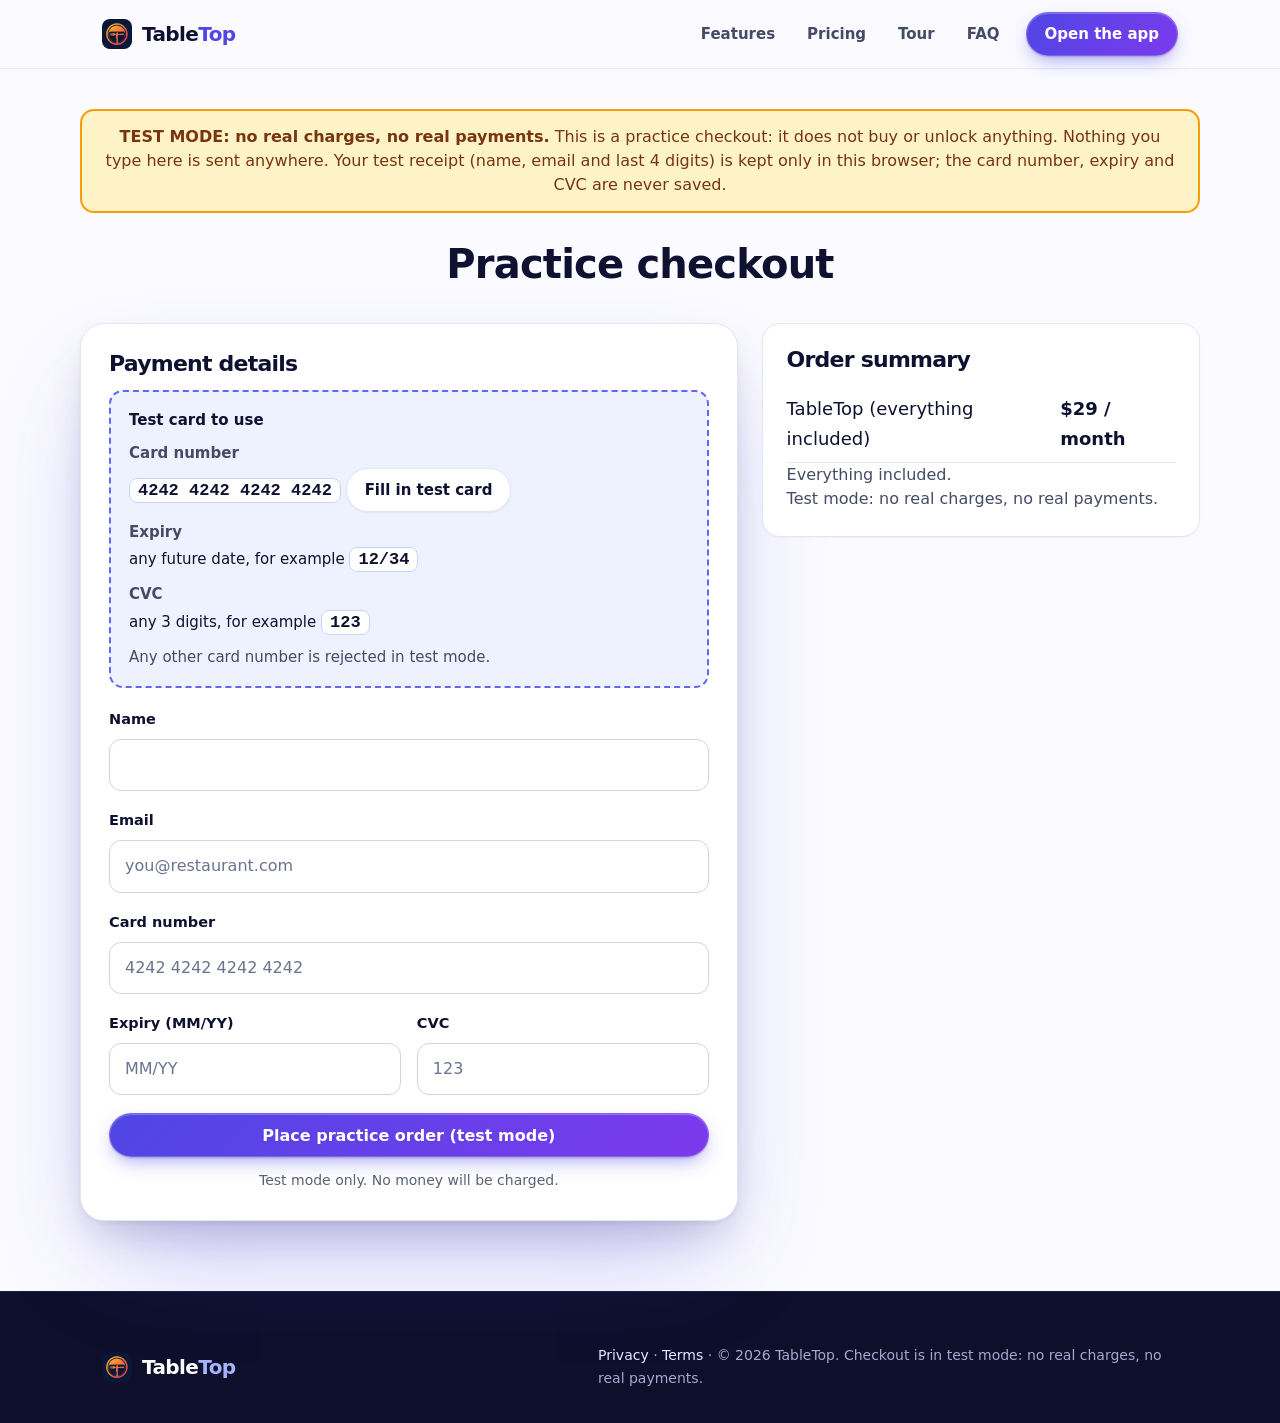
<file: checkout.html>
<!doctype html>
<html lang="en"><head><meta charset="utf-8"><meta name="viewport" content="width=device-width,initial-scale=1">
<title>Practice checkout (test mode) | TableTop</title>
<meta name="description" content="TableTop checkout in test mode. No real charges, no real payments.">
<meta name="robots" content="noindex">
<link rel="icon" href="assets/logo.png" type="image/png"><link rel="apple-touch-icon" href="assets/logo.png">
<link rel="stylesheet" href="css/style.css">
</head><body>
<a class="skip" href="#main">Skip to content</a>
<header class="top"><div class="wrap">
<a class="logo" href="index.html"><img src="assets/logo.png" alt="" width="30" height="30" style="border-radius:8px"><span>Table<b>Top</b></span></a>
<button class="burger" id="burger" aria-label="Menu" aria-expanded="false" aria-controls="nav">☰</button>
<nav class="main" id="nav" aria-label="Main">
<a href="index.html#features">Features</a><a href="index.html#pricing">Pricing</a><a href="tour.html">Tour</a><a href="index.html#faq">FAQ</a>
<a class="btn sm" href="app.html">Open the app</a></nav></div></header>
<main id="main">
<div class="wrap co">
<div class="testbanner" role="note"><b>TEST MODE: no real charges, no real payments.</b> This is a practice checkout: it does not buy or unlock anything. Nothing you type here is sent anywhere. Your test receipt (name, email and last 4 digits) is kept only in this browser; the card number, expiry and CVC are never saved.</div>
<h1 class="cotitle">Practice checkout</h1>
<div class="cogrid">
<section class="formcard" id="coform-wrap" aria-labelledby="cohead">
<h2 id="cohead">Payment details</h2>
<div class="testcard" id="testcard"><b>Test card to use</b>
<dl><dt>Card number</dt><dd><code>4242 4242 4242 4242</code> <button class="btn alt sm" type="button" id="fillcard">Fill in test card</button></dd><dt>Expiry</dt><dd>any future date, for example <code>12/34</code></dd><dt>CVC</dt><dd>any 3 digits, for example <code>123</code></dd></dl>
<p>Any other card number is rejected in test mode.</p></div>
<div id="cberr" class="wlerr" role="alert" hidden></div>
<form id="co" novalidate>
<div class="fld"><label for="cn">Name</label><input id="cn" name="name" autocomplete="name" required maxlength="80"><div class="err">Please enter your name.</div></div>
<div class="fld"><label for="ce">Email</label><input id="ce" name="email" type="email" autocomplete="email" required maxlength="120" placeholder="you@restaurant.com"><div class="err">Please enter a valid email.</div></div>
<div class="fld"><label for="cc">Card number</label><input id="cc" name="cardnumber" inputmode="numeric" autocomplete="off" maxlength="23" placeholder="4242 4242 4242 4242" required><div class="err" id="ccerr">Please enter a valid card number.</div></div>
<div class="row2"><div class="fld"><label for="cx">Expiry (MM/YY)</label><input id="cx" name="expiry" inputmode="numeric" autocomplete="off" maxlength="5" placeholder="MM/YY" required><div class="err">Enter a future date as MM/YY.</div></div>
<div class="fld"><label for="cv">CVC</label><input id="cv" name="cvc" inputmode="numeric" autocomplete="off" maxlength="3" placeholder="123" required><div class="err">Enter the 3-digit CVC.</div></div></div>
<button class="btn" id="cobtn" style="width:100%" type="submit">Place practice order (test mode)</button>
<p class="conote">Test mode only. No money will be charged.</p>
</form>
</section>
<aside class="card cosum" aria-labelledby="sumhead">
<h2 id="sumhead">Order summary</h2>
<div class="sumrow"><span id="planname">TableTop</span><b id="planprice"></b></div>
<p class="muted" id="plannote"></p>
<p class="conote">Test mode: no real charges, no real payments.</p>
</aside>
</div>
<section id="done" class="formcard slim codone" role="status" aria-live="polite" tabindex="-1" hidden>
<div class="big">✅</div><h2>Test order confirmed</h2>
<dl class="sumdl"><dt>Plan</dt><dd id="dplan"></dd><dt>Price</dt><dd id="dprice"></dd><dt>Order ID</dt><dd id="did"></dd><dt>Name</dt><dd id="dname"></dd><dt>Card</dt><dd id="dcard"></dd></dl>
<p><b>No money was charged.</b> This was a practice order and it did not unlock anything. It is saved only in this browser.</p>
<p><a class="btn" href="app.html">Open the app</a> <a class="btn alt" href="index.html">Back to the site</a></p>
</section>
</div>
</main>
<footer><div class="wrap foot1"><a class="logo" href="index.html"><img src="assets/logo.png" alt="" width="30" height="30" style="border-radius:8px"><span>Table<b>Top</b></span></a>
<small><a href="privacy.html" style="display:inline">Privacy</a> · <a href="terms.html" style="display:inline">Terms</a> · © 2026 TableTop. Checkout is in test mode: no real charges, no real payments.</small></div></footer>
<script src="js/site.js"></script>
<script src="js/checkout.js"></script>
</body></html>
</file>
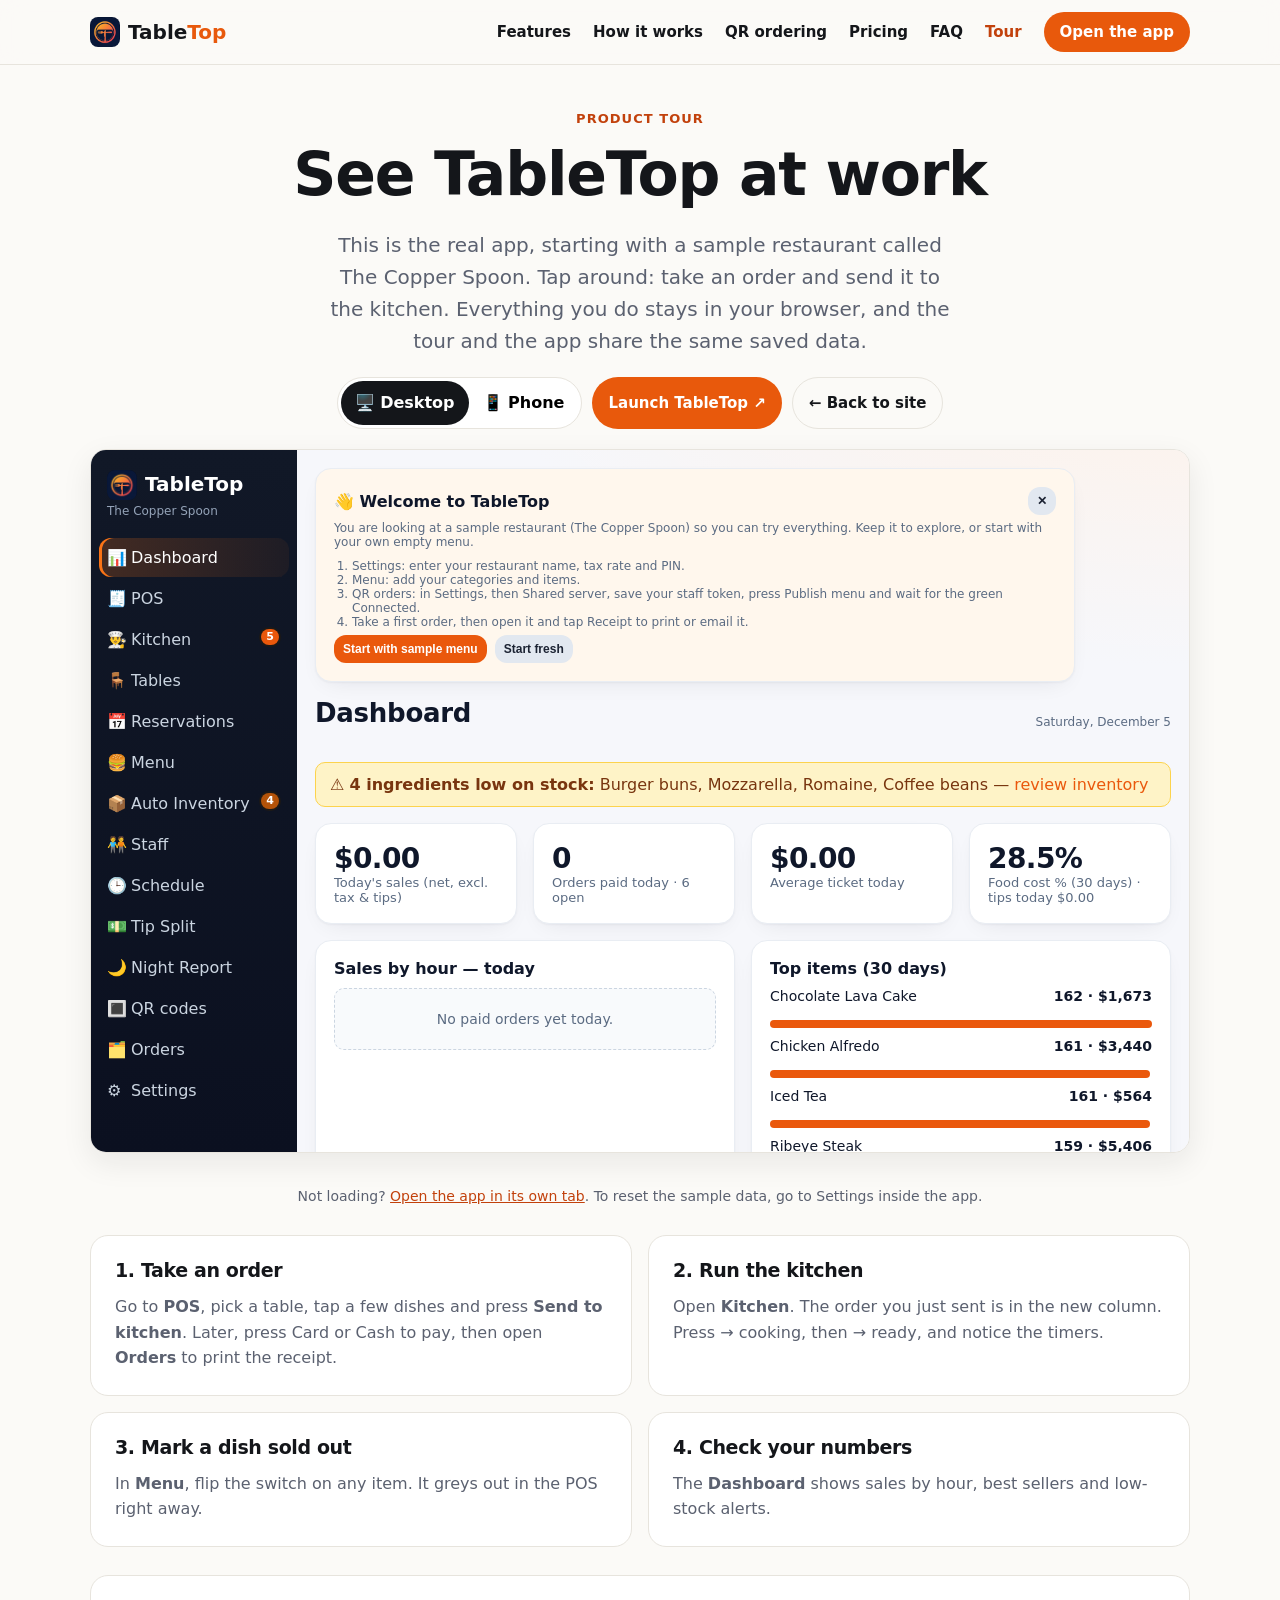
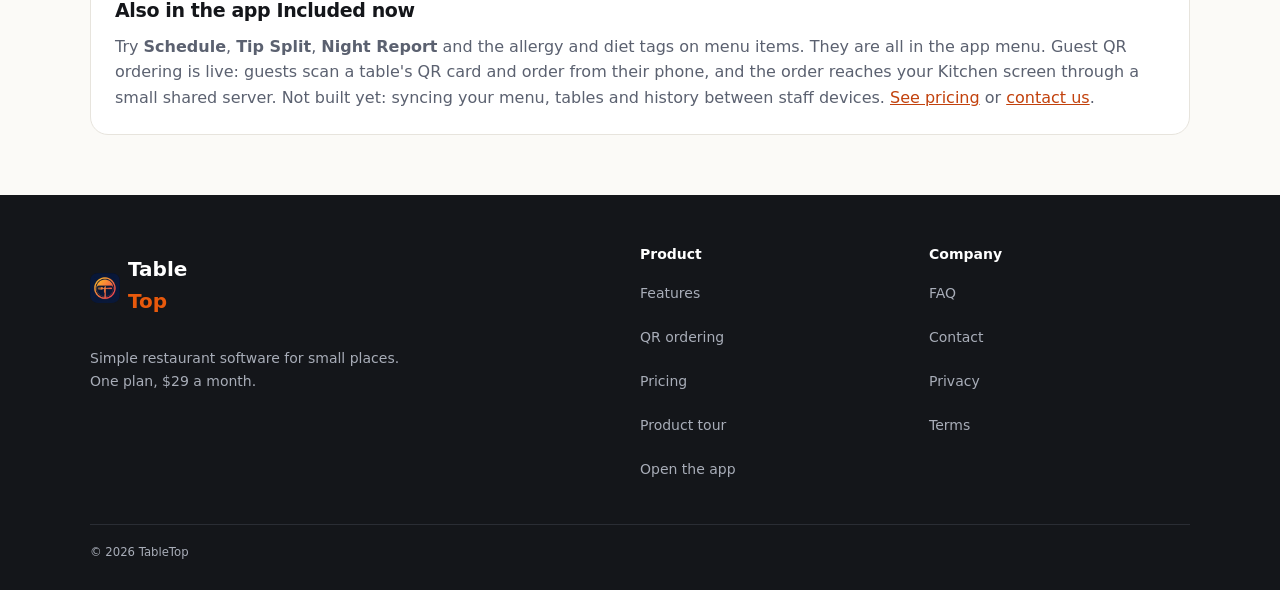
<file: demo.html>
<!doctype html>
<html lang="en"><head><meta charset="utf-8"><meta name="viewport" content="width=device-width,initial-scale=1">
<title>TableTop product tour</title>
<meta name="robots" content="noindex">
<meta http-equiv="refresh" content="0; url=tour.html">
<link rel="canonical" href="tour.html">
<link rel="icon" href="assets/logo.png" type="image/png"><link rel="apple-touch-icon" href="assets/logo.png">
<script>location.replace('tour.html'+location.search+location.hash)</script>
</head><body style="font-family:system-ui,sans-serif;text-align:center;padding:60px 20px">
<p>Taking you to the <a href="tour.html">TableTop product tour</a>.</p>
</body></html>
</file>
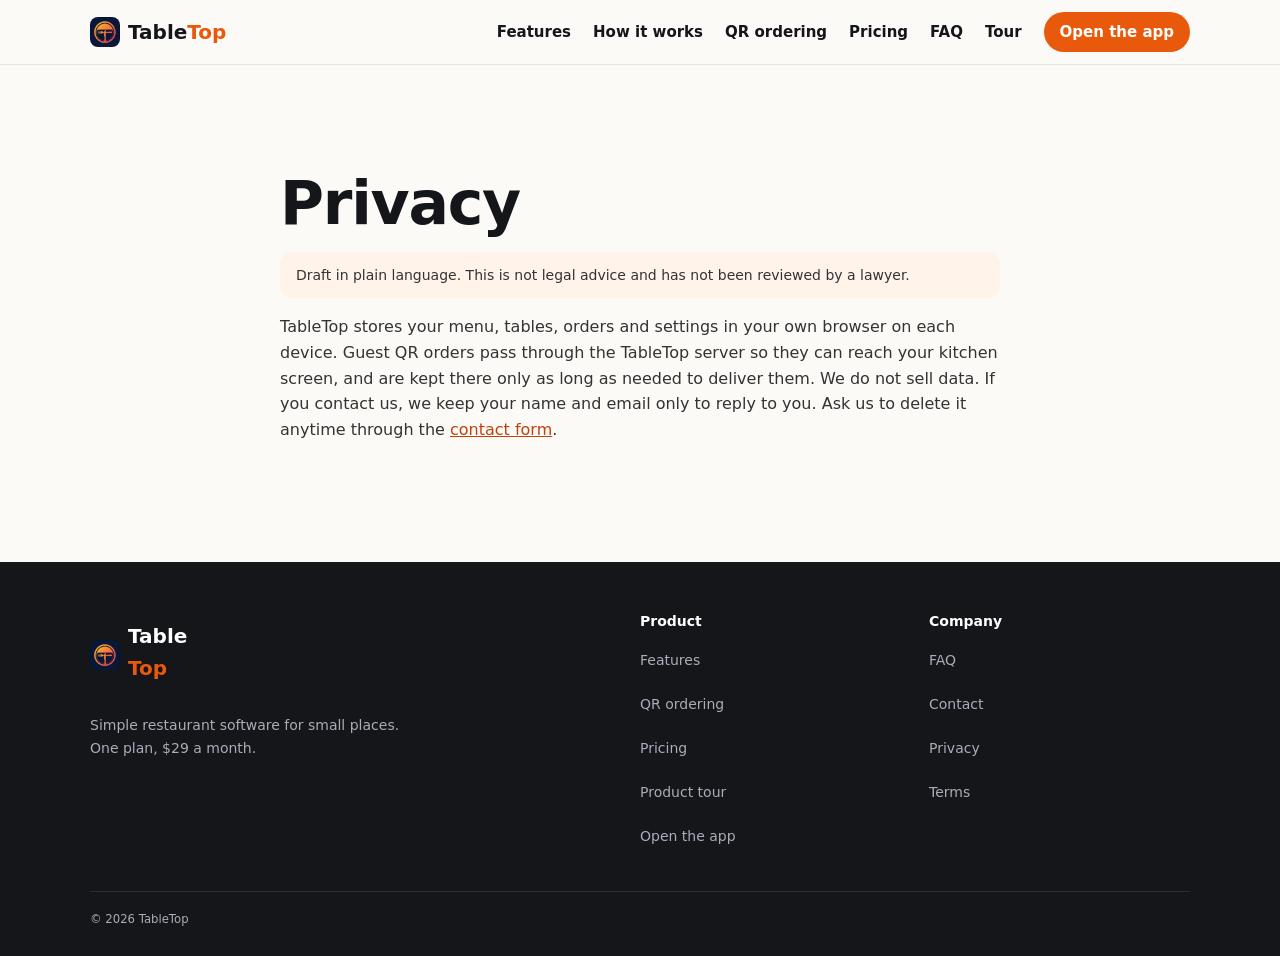
<file: privacy.html>
<!doctype html>
<html lang="en"><head><meta charset="utf-8"><meta name="viewport" content="width=device-width,initial-scale=1">
<title>Privacy: TableTop</title>
<meta name="description" content="TableTop: orders, kitchen screen, tables, reservations and QR ordering for small restaurants. $29 a month.">
<meta name="theme-color" content="#e8590c">
<link rel="icon" href="assets/logo.png" type="image/png"><link rel="apple-touch-icon" href="assets/logo.png">
<link rel="stylesheet" href="css/site.css">
</head><body>
<a class="skip" href="#main">Skip to content</a>
<header class="top"><div class="wrap">
<a class="logo" href="index.html"><img src="assets/logo.png" alt="" width="30" height="30" style="border-radius:8px"><span>Table<b>Top</b></span></a>
<button class="burger" id="burger" aria-label="Menu" aria-expanded="false" aria-controls="nav">☰</button>
<nav class="main" id="nav" aria-label="Main">
<a href="index.html#features">Features</a><a href="index.html#how">How it works</a><a href="index.html#qr">QR ordering</a><a href="index.html#pricing">Pricing</a><a href="index.html#faq">FAQ</a><a href="tour.html">Tour</a>
<a class="btn sm" href="app.html">Open the app</a></nav></div></header>
<main id="main"><section><div class="wrap legal"><h1>Privacy</h1><p class="note">Draft in plain language. This is not legal advice and has not been reviewed by a lawyer.</p><p>TableTop stores your menu, tables, orders and settings in your own browser on each device. Guest QR orders pass through the TableTop server so they can reach your kitchen screen, and are kept there only as long as needed to deliver them. We do not sell data. If you contact us, we keep your name and email only to reply to you. Ask us to delete it anytime through the <a href="index.html#contact">contact form</a>.</p></div></section>
</main>
<footer><div class="wrap"><div class="cols">
<div><a class="logo" href="index.html"><img src="assets/logo.png" alt="" width="30" height="30" style="border-radius:8px"><span>Table<b>Top</b></span></a><p style="max-width:320px">Simple restaurant software for small places. One plan, $29 a month.</p></div>
<div><b>Product</b><a href="index.html#features">Features</a><a href="index.html#qr">QR ordering</a><a href="index.html#pricing">Pricing</a><a href="tour.html">Product tour</a><a href="app.html">Open the app</a></div>
<div><b>Company</b><a href="index.html#faq">FAQ</a><a href="index.html#contact">Contact</a><a href="privacy.html">Privacy</a><a href="terms.html">Terms</a></div>
</div><small>© 2026 TableTop</small></div></footer>
<script src="js/site.js"></script>
</body></html>
</file>
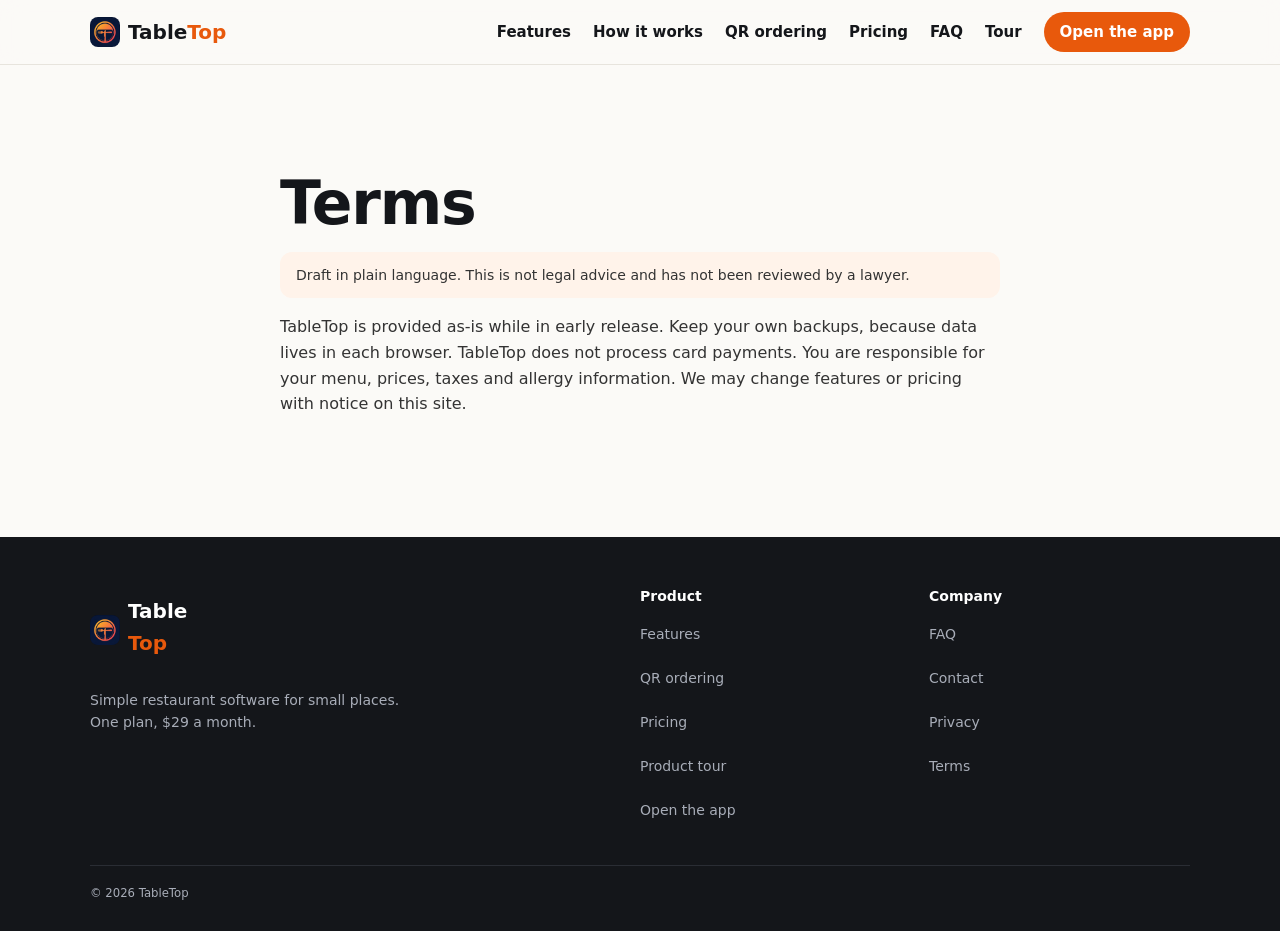
<file: terms.html>
<!doctype html>
<html lang="en"><head><meta charset="utf-8"><meta name="viewport" content="width=device-width,initial-scale=1">
<title>Terms: TableTop</title>
<meta name="description" content="TableTop: orders, kitchen screen, tables, reservations and QR ordering for small restaurants. $29 a month.">
<meta name="theme-color" content="#e8590c">
<link rel="icon" href="assets/logo.png" type="image/png"><link rel="apple-touch-icon" href="assets/logo.png">
<link rel="stylesheet" href="css/site.css">
</head><body>
<a class="skip" href="#main">Skip to content</a>
<header class="top"><div class="wrap">
<a class="logo" href="index.html"><img src="assets/logo.png" alt="" width="30" height="30" style="border-radius:8px"><span>Table<b>Top</b></span></a>
<button class="burger" id="burger" aria-label="Menu" aria-expanded="false" aria-controls="nav">☰</button>
<nav class="main" id="nav" aria-label="Main">
<a href="index.html#features">Features</a><a href="index.html#how">How it works</a><a href="index.html#qr">QR ordering</a><a href="index.html#pricing">Pricing</a><a href="index.html#faq">FAQ</a><a href="tour.html">Tour</a>
<a class="btn sm" href="app.html">Open the app</a></nav></div></header>
<main id="main"><section><div class="wrap legal"><h1>Terms</h1><p class="note">Draft in plain language. This is not legal advice and has not been reviewed by a lawyer.</p><p>TableTop is provided as-is while in early release. Keep your own backups, because data lives in each browser. TableTop does not process card payments. You are responsible for your menu, prices, taxes and allergy information. We may change features or pricing with notice on this site.</p></div></section>
</main>
<footer><div class="wrap"><div class="cols">
<div><a class="logo" href="index.html"><img src="assets/logo.png" alt="" width="30" height="30" style="border-radius:8px"><span>Table<b>Top</b></span></a><p style="max-width:320px">Simple restaurant software for small places. One plan, $29 a month.</p></div>
<div><b>Product</b><a href="index.html#features">Features</a><a href="index.html#qr">QR ordering</a><a href="index.html#pricing">Pricing</a><a href="tour.html">Product tour</a><a href="app.html">Open the app</a></div>
<div><b>Company</b><a href="index.html#faq">FAQ</a><a href="index.html#contact">Contact</a><a href="privacy.html">Privacy</a><a href="terms.html">Terms</a></div>
</div><small>© 2026 TableTop</small></div></footer>
<script src="js/site.js"></script>
</body></html>
</file>
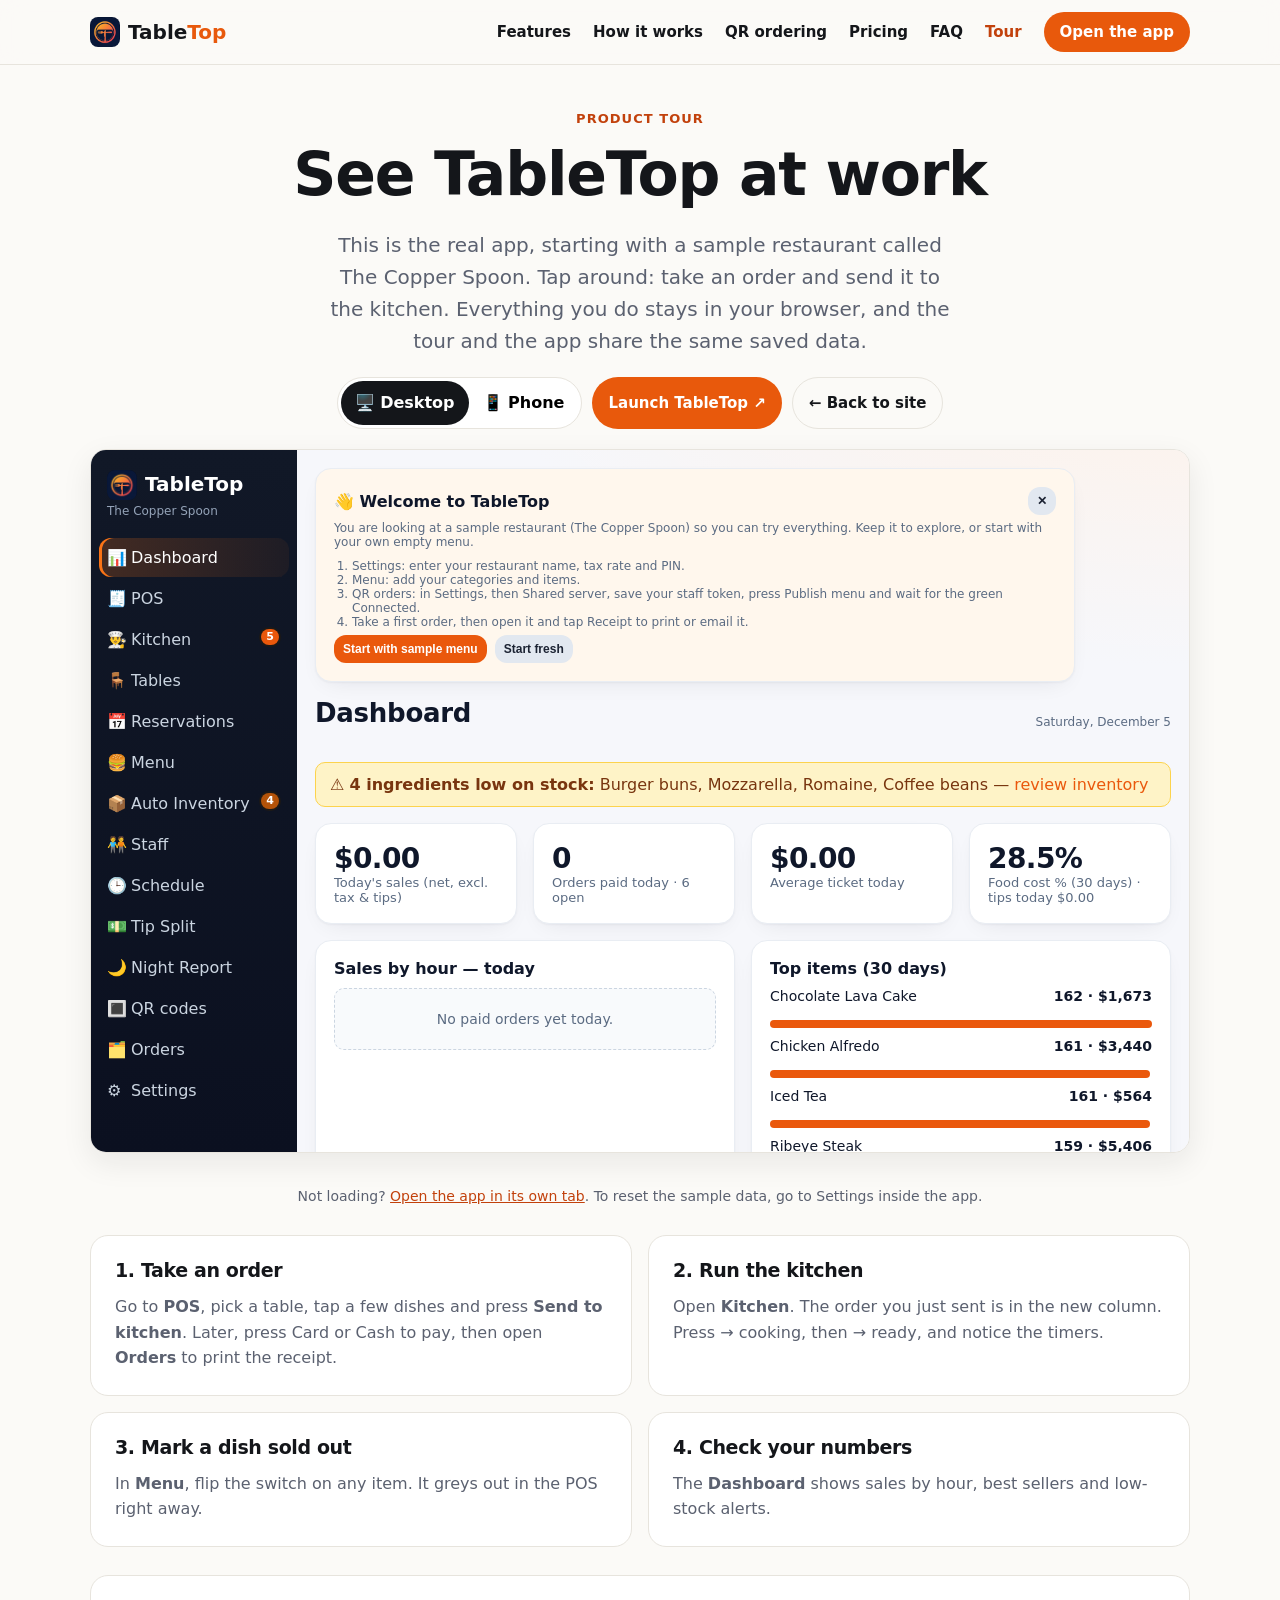
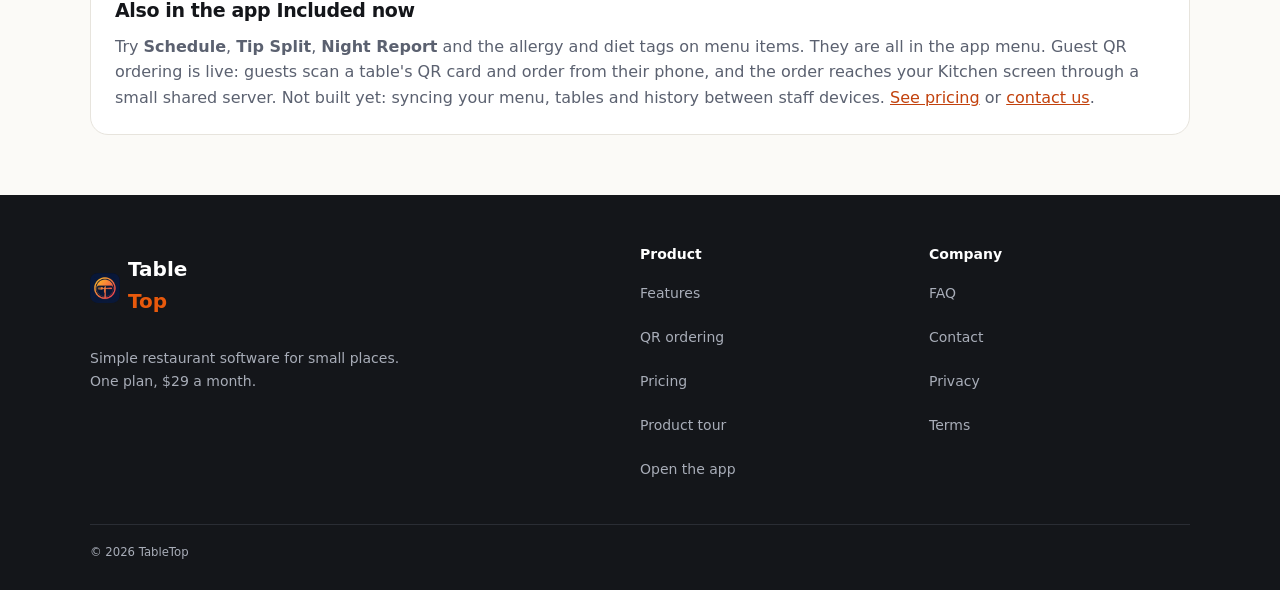
<file: tour.html>
<!doctype html>
<html lang="en"><head><meta charset="utf-8"><meta name="viewport" content="width=device-width,initial-scale=1">
<title>TableTop product tour</title>
<meta name="description" content="TableTop: orders, kitchen screen, tables, reservations and QR ordering for small restaurants. $29 a month.">
<meta name="theme-color" content="#e8590c">
<link rel="icon" href="assets/logo.png" type="image/png"><link rel="apple-touch-icon" href="assets/logo.png">
<link rel="stylesheet" href="css/site.css">
</head><body>
<a class="skip" href="#main">Skip to content</a>
<header class="top"><div class="wrap">
<a class="logo" href="index.html"><img src="assets/logo.png" alt="" width="30" height="30" style="border-radius:8px"><span>Table<b>Top</b></span></a>
<button class="burger" id="burger" aria-label="Menu" aria-expanded="false" aria-controls="nav">☰</button>
<nav class="main" id="nav" aria-label="Main">
<a href="index.html#features">Features</a><a href="index.html#how">How it works</a><a href="index.html#qr">QR ordering</a><a href="index.html#pricing">Pricing</a><a href="index.html#faq">FAQ</a><a href="tour.html" aria-current="page">Tour</a>
<a class="btn sm" href="app.html">Open the app</a></nav></div></header>
<main id="main">
<section style="padding:40px 0 0"><div class="wrap center"><span class="eyebrow">Product tour</span><h1>See TableTop at work</h1>
<p class="lead">This is the real app, starting with a sample restaurant called The Copper Spoon. Tap around: take an order and send it to the kitchen. Everything you do stays in your browser, and the tour and the app share the same saved data.</p>
<div class="toolbar"><div class="seg" role="group" aria-label="Preview size"><button type="button" id="bdesk" aria-pressed="true">🖥️ Desktop</button><button type="button" id="bphone" aria-pressed="false">📱 Phone</button></div>
<a class="btn sm" href="app.html" target="_blank" rel="noopener">Launch TableTop ↗</a><a class="btn ghost sm" href="index.html">← Back to site</a></div></div></section>
<div class="wrap stage"><div class="dev" id="dev"><div class="frame"><iframe id="appf" src="app.html" title="TableTop app preview"></iframe></div></div></div>
<noscript><div class="wrap center"><p>Your browser blocked the embedded preview. <a href="app.html">Open the app directly</a>.</p></div></noscript>
<div class="wrap"><p class="center" style="color:var(--muted);font-size:14px">Not loading? <a href="app.html">Open the app in its own tab</a>. To reset the sample data, go to Settings inside the app.</p>
<div class="tips">
<div class="card"><h3>1. Take an order</h3><p>Go to <b>POS</b>, pick a table, tap a few dishes and press <b>Send to kitchen</b>. Later, press Card or Cash to pay, then open <b>Orders</b> to print the receipt.</p></div>
<div class="card"><h3>2. Run the kitchen</h3><p>Open <b>Kitchen</b>. The order you just sent is in the new column. Press → cooking, then → ready, and notice the timers.</p></div>
<div class="card"><h3>3. Mark a dish sold out</h3><p>In <b>Menu</b>, flip the switch on any item. It greys out in the POS right away.</p></div>
<div class="card"><h3>4. Check your numbers</h3><p>The <b>Dashboard</b> shows sales by hour, best sellers and low-stock alerts.</p></div>
</div>
<div class="card" style="margin-bottom:60px"><h3>Also in the app <span class="tag live">Included now</span></h3><p>Try <b>Schedule</b>, <b>Tip Split</b>, <b>Night Report</b> and the allergy and diet tags on menu items. They are all in the app menu. Guest QR ordering is live: guests scan a table's QR card and order from their phone, and the order reaches your Kitchen screen through a small shared server. Not built yet: syncing your menu, tables and history between staff devices. <a href="index.html#pricing">See pricing</a> or <a href="index.html#contact">contact us</a>.</p></div>
</div></main>
<footer><div class="wrap"><div class="cols">
<div><a class="logo" href="index.html"><img src="assets/logo.png" alt="" width="30" height="30" style="border-radius:8px"><span>Table<b>Top</b></span></a><p style="max-width:320px">Simple restaurant software for small places. One plan, $29 a month.</p></div>
<div><b>Product</b><a href="index.html#features">Features</a><a href="index.html#qr">QR ordering</a><a href="index.html#pricing">Pricing</a><a href="tour.html">Product tour</a><a href="app.html">Open the app</a></div>
<div><b>Company</b><a href="index.html#faq">FAQ</a><a href="index.html#contact">Contact</a><a href="privacy.html">Privacy</a><a href="terms.html">Terms</a></div>
</div><small>© 2026 TableTop</small></div></footer>
<script src="js/site.js"></script>
</body></html>
</file>
<file: css/site.css>
:root{--bg:#fbfaf7;--ink:#14161a;--muted:#5b6170;--line:#e7e4dd;--brand:#e8590c;--brand2:#c2410c;--soft:#fff3ea;--card:#fff;--r:18px;--sh:0 10px 30px rgba(20,22,26,.08)}
*{box-sizing:border-box}html{scroll-behavior:smooth;scroll-padding-top:72px}
body{margin:0;font:16px/1.6 system-ui,-apple-system,"Segoe UI",Roboto,sans-serif;color:var(--ink);background:var(--bg);overflow-x:hidden}
img{max-width:100%;height:auto;display:block}a{color:var(--brand2)}
.wrap{max-width:1140px;margin:0 auto;padding:0 20px}
.skip{position:absolute;left:-999px}.skip:focus{left:10px;top:10px;background:#fff;padding:8px;z-index:99}
h1,h2,h3{line-height:1.15;letter-spacing:-.02em;margin:0 0 12px}
h1{font-size:clamp(34px,6vw,60px)}h2{font-size:clamp(28px,4vw,40px)}h3{font-size:19px}
.eyebrow{display:inline-block;font-size:13px;font-weight:700;letter-spacing:.08em;text-transform:uppercase;color:var(--brand2);margin-bottom:10px}
.lead{font-size:clamp(17px,2.2vw,20px);color:var(--muted);max-width:620px}
.muted{color:var(--muted)}.center{text-align:center}.center .lead{margin-left:auto;margin-right:auto}
.btn{display:inline-flex;align-items:center;justify-content:center;gap:8px;min-height:46px;padding:0 22px;border-radius:999px;background:var(--brand);color:#fff;font-weight:700;text-decoration:none;border:0;cursor:pointer;font-size:16px}
.btn:hover{background:var(--brand2)}.btn.ghost{background:transparent;color:var(--ink);border:1.5px solid var(--line)}.btn.ghost:hover{border-color:var(--ink)}
.btn.sm{min-height:40px;padding:0 16px;font-size:15px}
.top{position:sticky;top:0;z-index:50;background:rgba(251,250,247,.85);backdrop-filter:blur(12px);-webkit-backdrop-filter:blur(12px);border-bottom:1px solid var(--line)}
.top .wrap{display:flex;align-items:center;justify-content:space-between;height:64px}
.logo{display:flex;align-items:center;gap:8px;font-weight:800;font-size:20px;color:var(--ink);text-decoration:none}.logo b{color:var(--brand)}
.burger{display:none;background:none;border:1px solid var(--line);border-radius:10px;width:44px;height:44px;font-size:20px;cursor:pointer}
nav.main{display:flex;align-items:center;gap:22px}nav.main a{color:var(--ink);text-decoration:none;font-weight:600;font-size:15px}nav.main a.btn{color:#fff}
nav.main a:not(.btn):hover,nav.main a[aria-current]{color:var(--brand2)}
@media(max-width:860px){.burger{display:block}nav.main{display:none;position:absolute;top:64px;left:0;right:0;flex-direction:column;align-items:stretch;gap:0;background:#fff;border-bottom:1px solid var(--line);padding:8px 20px 16px;box-shadow:var(--sh)}nav.main.open{display:flex}nav.main a{padding:12px 0;border-bottom:1px solid var(--line)}nav.main a.btn{margin-top:12px;border:0}}
section{padding:72px 0}@media(min-width:900px){section{padding:104px 0}}
.alt{background:#fff;border-top:1px solid var(--line);border-bottom:1px solid var(--line)}
.hero{padding:48px 0 0;background:radial-gradient(900px 400px at 80% -10%,#ffe2cc,transparent 70%)}
.hero .btns{display:flex;flex-wrap:wrap;gap:12px;margin:24px 0 12px}.hero small{color:var(--muted)}
.heroshot{position:relative;margin-top:40px}
.heroshot .desk{border-radius:16px 16px 0 0;border:1px solid var(--line);border-bottom:0;box-shadow:0 30px 60px rgba(20,22,26,.15);overflow:hidden;background:#fff}
.heroshot .phone{position:absolute;right:4%;bottom:-30px;width:22%;max-width:200px;border:6px solid #14161a;border-radius:26px;overflow:hidden;box-shadow:var(--sh)}
@media(max-width:600px){.heroshot .phone{display:none}}
.grid{display:grid;gap:18px;grid-template-columns:1fr}@media(min-width:640px){.g2{grid-template-columns:1fr 1fr}.g3{grid-template-columns:1fr 1fr}}@media(min-width:960px){.g3{grid-template-columns:repeat(3,1fr)}}
.card{background:var(--card);border:1px solid var(--line);border-radius:var(--r);padding:24px}.card p{margin:0;color:var(--muted)}
.ico{width:44px;height:44px;border-radius:12px;background:var(--soft);display:grid;place-items:center;margin-bottom:14px;font-size:22px}
.head{margin-bottom:40px}
.steps{counter-reset:s}.steps .card{position:relative;padding-top:56px}.steps .card:before{counter-increment:s;content:counter(s);position:absolute;top:20px;left:24px;width:28px;height:28px;border-radius:50%;background:var(--ink);color:#fff;font-weight:700;display:grid;place-items:center;font-size:14px}
.split{display:grid;gap:40px;align-items:center}@media(min-width:900px){.split{grid-template-columns:1.1fr .9fr}}
.checks{list-style:none;padding:0;margin:20px 0 0}.checks li{padding:8px 0 8px 30px;position:relative}.checks li:before{content:"✓";position:absolute;left:0;color:var(--brand);font-weight:800}
.phones{display:flex;gap:16px;justify-content:center}.phones img{width:46%;max-width:220px;border:6px solid #14161a;border-radius:26px;box-shadow:var(--sh)}.phones img:nth-child(2){margin-top:40px}
.gallery{display:grid;gap:16px;grid-template-columns:1fr;margin-top:36px}@media(min-width:760px){.gallery{grid-template-columns:1fr 1fr}}
.gallery figure{margin:0;border:1px solid var(--line);border-radius:14px;overflow:hidden;background:#fff}.gallery figcaption{padding:10px 14px;font-size:14px;color:var(--muted);font-weight:600}
.price{max-width:460px;margin:0 auto;background:var(--ink);color:#fff;border-radius:24px;padding:36px 28px;text-align:center;box-shadow:var(--sh)}
.price .amt{font-size:64px;font-weight:800;letter-spacing:-.03em}.price .amt small{font-size:18px;font-weight:600;color:#c9ccd3}
.price ul{list-style:none;padding:0;margin:20px 0 28px;text-align:left}.price li{padding:8px 0 8px 28px;position:relative;border-top:1px solid #2a2d34}.price li:before{content:"✓";position:absolute;left:0;color:#ff9a5a}
.price .btn{width:100%}.price p{color:#c9ccd3;font-size:14px;margin:14px 0 0}
.faq{max-width:760px;margin:0 auto}.faq details{background:#fff;border:1px solid var(--line);border-radius:14px;padding:4px 20px;margin-bottom:12px}
.faq summary{cursor:pointer;font-weight:700;padding:14px 0;list-style:none;display:flex;justify-content:space-between;gap:12px}.faq summary::-webkit-details-marker{display:none}.faq summary:after{content:"+";color:var(--brand);font-size:22px;line-height:1}.faq details[open] summary:after{content:"–"}.faq p{color:var(--muted);margin:0 0 16px}
.formcard{max-width:620px;margin:0 auto;background:#fff;border:1px solid var(--line);border-radius:22px;padding:28px;box-shadow:var(--sh)}
.row2{display:grid;gap:0 14px}@media(min-width:560px){.row2{grid-template-columns:1fr 1fr}}
.fld{margin-bottom:14px}.fld label{display:block;font-weight:600;font-size:14px;margin-bottom:6px}
input,textarea{width:100%;font:inherit;font-size:16px;padding:12px 14px;border:1.5px solid var(--line);border-radius:12px;background:var(--bg)}input:focus,textarea:focus{outline:none;border-color:var(--brand)}
.err{display:none;color:#b42318;font-size:13px;margin-top:4px}.invalid{border-color:#b42318}.invalid+.err{display:block}
.hp{position:absolute;left:-9999px}.wlerr{color:#b42318;font-size:14px;margin:0 0 12px}
#thanks{display:none;text-align:center}#thanks .big{font-size:40px}
.cta{background:var(--brand);color:#fff;border-radius:24px;padding:44px 24px;text-align:center}.cta .btn{background:#fff;color:var(--brand2)}.cta p{opacity:.9}
footer{background:#14161a;color:#a8adb8;padding:48px 0 28px;font-size:14px}footer .logo{color:#fff}
footer .cols{display:grid;gap:28px;grid-template-columns:1fr}@media(min-width:760px){footer .cols{grid-template-columns:2fr 1fr 1fr}}
footer a{color:#a8adb8;text-decoration:none;display:block;padding:10px 0;min-height:44px;box-sizing:border-box}footer a:hover{color:#fff}footer b{color:#fff;display:block;margin-bottom:6px}footer small{display:block;margin-top:32px;border-top:1px solid #2a2d34;padding-top:18px}
.legal{max-width:760px}.legal p{color:#333}.note{background:var(--soft);border-radius:12px;padding:12px 16px;font-size:14px}
.toolbar{display:flex;flex-wrap:wrap;gap:10px;justify-content:center;margin:20px 0}
.seg{display:inline-flex;border:1px solid var(--line);border-radius:999px;padding:3px;background:#fff}.seg button{border:0;background:none;padding:8px 14px;min-height:44px;border-radius:999px;font:inherit;font-weight:600;cursor:pointer}.seg button[aria-pressed=true]{background:var(--ink);color:#fff}
.stage{margin-bottom:32px}.dev .frame{border:1px solid var(--line);border-radius:16px;overflow:hidden;box-shadow:var(--sh);background:#fff;margin:0 auto;transition:max-width .3s}
.dev iframe{width:100%;height:min(760px,78vh);border:0;display:block}.dev.phone-w .frame{max-width:390px;border:8px solid #14161a;border-radius:32px}
.tips{display:grid;gap:16px;grid-template-columns:1fr;margin:28px 0}@media(min-width:760px){.tips{grid-template-columns:1fr 1fr}}
.rv{opacity:0;transform:translateY(14px);transition:opacity .6s,transform .6s}.rv.in{opacity:1;transform:none}

@media(max-width:600px){.toolbar .btn{flex:1 1 100%}.dev iframe{height:min(640px,72vh)}}
img{max-width:100%;height:auto}
/* Bigger tap area for inline text links (layout unchanged) */
main p a:not(.btn),main li a:not(.btn),.price p a{display:inline-block;padding:12px 4px;margin:-12px -4px;position:relative}
</file>
<file: css/style.css>
/* TableTop site: modern SaaS look. Indigo/violet accent, no external fonts or requests. */
:root{
 --brand:#4f46e5;--brand-d:#4338ca;--violet:#7c3aed;--brand-l:#eef0ff;--brand-l2:#e0e4ff;
 --ink:#0f1130;--ink2:#444b66;--muted:#5a6277;--line:#e4e6f2;--bg:#fafaff;--card:#fff;--dark:#0d0f2b;
 --green:#15803d;--amber-bg:#fff4dc;--amber-bd:#f5d28a;--amber-ink:#8a4b05;
 --grad:linear-gradient(135deg,#4f46e5 0%,#7c3aed 100%);
 --r:18px;
 --sh:0 1px 2px rgba(15,17,48,.05),0 8px 24px -6px rgba(15,17,48,.10),0 24px 48px -16px rgba(79,70,229,.12);
 --sh-lg:0 2px 4px rgba(15,17,48,.05),0 20px 40px -12px rgba(15,17,48,.18),0 50px 100px -30px rgba(79,70,229,.35);
}
*{box-sizing:border-box}
html{scroll-behavior:smooth;-webkit-text-size-adjust:100%;scroll-padding-top:84px}
body{margin:0;font-family:system-ui,-apple-system,"Segoe UI",Roboto,Helvetica,Arial,sans-serif;background:var(--bg);color:var(--ink);line-height:1.65;font-size:17px;overflow-x:hidden;-webkit-font-smoothing:antialiased;text-rendering:optimizeLegibility}
img{max-width:100%;height:auto;display:block}
a{color:var(--brand-d);text-underline-offset:3px}
.wrap{max-width:1120px;margin:0 auto;padding:0 22px}
.skip{position:absolute;left:-999px;top:0;background:#fff;padding:10px 14px;z-index:100;border-radius:10px}.skip:focus{left:8px;top:8px}
:focus-visible{outline:3px solid #a5b4fc;outline-offset:3px;border-radius:8px}
h1,h2,h3{color:var(--ink)}

/* ---------- nav ---------- */
header.top{position:sticky;top:0;z-index:50;background:rgba(250,250,255,.72);-webkit-backdrop-filter:saturate(180%) blur(16px);backdrop-filter:saturate(180%) blur(16px);border-bottom:1px solid rgba(228,230,242,.9)}
header.top .wrap{display:flex;align-items:center;justify-content:space-between;height:68px;gap:12px}
.logo{display:flex;align-items:center;gap:10px;font-weight:800;font-size:20px;color:var(--ink);text-decoration:none;letter-spacing:-.03em;min-height:44px}
.logo img{width:30px;height:30px;border-radius:9px}.logo b{color:var(--brand)}
nav.main{display:flex;align-items:center;gap:4px}
nav.main a{color:var(--ink2);text-decoration:none;padding:10px 14px;border-radius:999px;font-weight:600;font-size:15px;transition:background .18s,color .18s}
nav.main a:hover{background:var(--brand-l);color:var(--brand-d)}
nav.main a.btn{color:#fff;margin-left:8px}nav.main a.btn:hover{color:#fff;background:var(--grad)}
.burger{display:none;background:#fff;border:1px solid var(--line);border-radius:12px;width:44px;height:44px;font-size:22px;cursor:pointer;color:var(--ink);line-height:1}

/* ---------- buttons ---------- */
.btn{display:inline-flex;align-items:center;justify-content:center;gap:8px;min-height:44px;background:var(--grad);color:#fff;text-decoration:none;padding:11px 24px;border-radius:999px;font-weight:650;border:1px solid rgba(255,255,255,.18);font-size:16px;cursor:pointer;font-family:inherit;text-align:center;line-height:1.2;
 box-shadow:0 1px 2px rgba(15,17,48,.2),0 8px 20px -6px rgba(79,70,229,.55),inset 0 1px 0 rgba(255,255,255,.25);transition:transform .18s,box-shadow .18s,filter .18s,background .18s}
.btn:hover{transform:translateY(-2px);filter:brightness(1.08);box-shadow:0 1px 2px rgba(15,17,48,.2),0 14px 28px -8px rgba(79,70,229,.65),inset 0 1px 0 rgba(255,255,255,.25)}
.btn:active{transform:translateY(0);filter:brightness(.97)}
.btn.alt{background:#fff;color:var(--ink);border:1px solid var(--line);box-shadow:0 1px 2px rgba(15,17,48,.06)}
.btn.alt:hover{background:#fff;border-color:#c7cbf2;color:var(--brand-d);box-shadow:0 6px 16px -6px rgba(15,17,48,.18)}
.btn.light{background:#fff;color:var(--brand-d);border-color:#fff;box-shadow:0 10px 24px -8px rgba(0,0,0,.45)}
.btn.light:hover{background:#fff;filter:none}
.btn.sm{min-height:44px;padding:9px 18px;font-size:15px}
.btn.big{min-height:54px;padding:15px 30px;font-size:17px}
.btn:focus-visible{outline:3px solid #a5b4fc;outline-offset:3px}

/* ---------- hero ---------- */
.hero{position:relative;padding:84px 0 0;text-align:center;overflow:hidden;
 background:
  radial-gradient(700px 360px at 18% -4%,rgba(124,58,237,.16),transparent 70%),
  radial-gradient(760px 380px at 85% 0%,rgba(79,70,229,.18),transparent 70%),
  radial-gradient(520px 260px at 50% 38%,rgba(249,115,22,.07),transparent 70%),
  linear-gradient(#f3f2ff,var(--bg) 78%)}
.hero:before{content:"";position:absolute;inset:0;background-image:radial-gradient(rgba(79,70,229,.16) 1px,transparent 1.2px);background-size:26px 26px;-webkit-mask-image:radial-gradient(ellipse at 50% 20%,#000 0,transparent 62%);mask-image:radial-gradient(ellipse at 50% 20%,#000 0,transparent 62%);pointer-events:none}
.hero .wrap{position:relative}
.hero h1{font-size:clamp(40px,6.6vw,64px);line-height:1.04;letter-spacing:-.045em;font-weight:800;margin:0 auto 20px;max-width:860px}
.hero h1 em{font-style:normal;background:linear-gradient(100deg,#4338ca 10%,#7c3aed 60%,#a21caf 100%);-webkit-background-clip:text;background-clip:text;-webkit-text-fill-color:transparent;color:var(--brand-d)}
.hero p.lead{margin:0 auto 32px;font-size:clamp(18px,2.4vw,21px);color:var(--ink2);max-width:600px;line-height:1.55;text-wrap:balance}
.btns{display:flex;gap:12px;justify-content:center;flex-wrap:wrap}
.frame{background:#fff;border:1px solid var(--line);border-radius:16px;overflow:hidden;box-shadow:var(--sh)}
.frame .bar{display:flex;gap:7px;align-items:center;padding:12px 16px;background:linear-gradient(#f8f8fd,#f0f1f9);border-bottom:1px solid var(--line)}
.frame .bar i{width:11px;height:11px;border-radius:50%;background:#d3d6e6}
.frame .bar i:nth-child(1){background:#ff6b6b}.frame .bar i:nth-child(2){background:#fbbf24}.frame .bar i:nth-child(3){background:#34d399}
.hero .frame{position:relative;max-width:980px;margin:60px auto 0;border-radius:18px 18px 0 0;border-bottom:0;box-shadow:var(--sh-lg);border-color:rgba(79,70,229,.22)}
.hero .frame:before{content:"";position:absolute;inset:-1px;border-radius:inherit;pointer-events:none;box-shadow:inset 0 0 0 1px rgba(255,255,255,.7)}
.strip{display:flex;flex-wrap:wrap;gap:10px 12px;justify-content:center;padding:34px 22px 6px}
.strip span{display:inline-flex;align-items:center;gap:8px;background:#fff;border:1px solid var(--line);border-radius:999px;padding:8px 16px;color:var(--ink2);font-weight:600;font-size:15px;box-shadow:0 1px 2px rgba(15,17,48,.04)}
.strip span:before{content:"";width:18px;height:18px;border-radius:50%;background:url("data:image/svg+xml,%3Csvg xmlns='http://www.w3.org/2000/svg' viewBox='0 0 24 24' fill='none' stroke='white' stroke-width='3.5' stroke-linecap='round' stroke-linejoin='round'%3E%3Cpath d='M5 12.5l4.5 4.5L19 7.5'/%3E%3C/svg%3E") center/11px no-repeat,linear-gradient(135deg,#4f46e5,#7c3aed)}

/* ---------- sections ---------- */
section{padding:96px 0}
section.alt{background:linear-gradient(#f4f4fd,#f4f4fd);border-block:1px solid var(--line)}
.eyebrow{display:inline-block;color:var(--brand-d);background:var(--brand-l);border:1px solid var(--brand-l2);font-weight:700;font-size:14px;letter-spacing:.06em;text-transform:uppercase;padding:5px 14px;border-radius:999px}
h2{font-size:clamp(30px,4.4vw,44px);line-height:1.1;letter-spacing:-.035em;font-weight:800;margin:0 0 14px}
.sub{color:var(--ink2);font-size:18px;max-width:640px;margin:0 0 8px}
.center{text-align:center}.center .sub{margin-inline:auto}
.tag{display:inline-block;font-size:14px;font-weight:700;border-radius:999px;padding:4px 12px;vertical-align:middle}
.tag.live{background:#dcfce7;color:#166534}
.tag.soon{background:var(--amber-bg);color:var(--amber-ink);border:1px solid var(--amber-bd)}

/* feature cards */
.grid{display:grid;gap:20px;grid-template-columns:repeat(auto-fit,minmax(250px,1fr));margin-top:34px}
.card{background:var(--card);border:1px solid var(--line);border-radius:var(--r);padding:26px;box-shadow:0 1px 2px rgba(15,17,48,.04);transition:transform .22s,box-shadow .22s,border-color .22s}
.card h3{margin:8px 0 6px;font-size:19px;letter-spacing:-.015em}.card p{margin:0;color:var(--ink2);font-size:16px;line-height:1.55}
.fgrid{grid-template-columns:repeat(3,1fr);gap:20px;margin-top:48px}
.fgrid .card{padding:28px 26px;box-shadow:var(--sh);position:relative}
.fgrid .card:hover{transform:translateY(-5px);border-color:#c7cbf2;box-shadow:0 2px 4px rgba(15,17,48,.05),0 22px 44px -14px rgba(79,70,229,.28)}
.ico{width:52px;height:52px;border-radius:15px;display:grid;place-items:center;color:#fff;background:var(--grad);box-shadow:0 8px 18px -6px rgba(79,70,229,.6),inset 0 1px 0 rgba(255,255,255,.35)}
.ico svg{width:26px;height:26px;fill:none;stroke:currentColor;stroke-width:1.9;stroke-linecap:round;stroke-linejoin:round}
.fgrid .card:nth-child(3n+2) .ico{background:linear-gradient(135deg,#6366f1,#a855f7)}
.fgrid .card:nth-child(3n+3) .ico{background:linear-gradient(135deg,#3b82f6,#6366f1)}
.fgrid .card h3{margin:20px 0 6px;font-size:20px}
.v2row{display:flex;flex-wrap:wrap;gap:10px;align-items:center;justify-content:center;margin-top:34px;padding:18px 20px;border:1px dashed var(--amber-bd);border-radius:20px;background:linear-gradient(#fffdf6,#fff8e8)}
.v2row.now{border-color:#bbf7d0;background:linear-gradient(#f7fff9,#fff)}
.chip{background:#fff;border:1px solid var(--line);border-radius:999px;padding:7px 15px;font-weight:600;font-size:14.5px;color:var(--ink2)}
.card.soonc{background:linear-gradient(#fffdf6,#fff8e8);border-style:dashed;border-color:var(--amber-bd)}

/* phones */
.phones3{display:grid;grid-template-columns:repeat(3,minmax(0,230px));gap:28px;justify-content:center;margin-top:48px;align-items:start}
.phone{position:relative;margin:0;width:auto;border:8px solid #14163a;border-radius:36px;overflow:hidden;background:#14163a;box-shadow:0 2px 4px rgba(15,17,48,.1),0 30px 50px -18px rgba(15,17,48,.45),0 0 0 1px rgba(255,255,255,.4) inset,0 40px 90px -30px rgba(124,58,237,.45);transition:transform .25s}
.phone:before{content:"";position:absolute;z-index:2;top:7px;left:50%;width:34%;height:14px;transform:translateX(-50%);background:#14163a;border-radius:99px}
.phone img{border-radius:27px}
.phones3 .phone:nth-child(2){margin-top:34px}
.phone:hover{transform:translateY(-6px)}
.phone figcaption{display:none}
.phones{display:flex;gap:18px;justify-content:center;flex-wrap:wrap;margin-top:34px}.phones .phone{width:200px}

/* pricing: gradient border */
.price1{position:relative;max-width:560px;margin:0 auto;text-align:center;color:#fff;border-radius:28px;padding:56px 32px;border:2px solid transparent;
 background:
  radial-gradient(520px 240px at 50% -10%,rgba(124,58,237,.55),transparent 70%) padding-box,
  linear-gradient(#12143a,#0d0f2b) padding-box,
  linear-gradient(135deg,#818cf8,#c084fc 50%,#fb923c) border-box;
 box-shadow:var(--sh-lg)}
.price1 .eyebrow{background:rgba(255,255,255,.1);border-color:rgba(255,255,255,.18);color:#fdba74!important}
.price1 .amt{font-size:clamp(54px,11vw,84px);font-weight:800;letter-spacing:-.05em;line-height:1.05;margin:18px 0 6px;color:#fff}
.price1 .amt small{font-size:20px;font-weight:600;letter-spacing:0;color:#c7cae8}
.price1 .p1{font-size:20px;margin:0 0 8px;color:#fff;font-weight:600}
.price1 .note{font-size:15px;color:#b6bad8;max-width:430px;margin:0 auto 28px;line-height:1.55}

/* faq */
.faq{max-width:780px;margin:40px auto 0}
details{background:#fff;border:1px solid var(--line);border-radius:16px;margin-bottom:12px;transition:border-color .2s,box-shadow .2s}
details:hover{border-color:#c7cbf2}
details[open]{box-shadow:var(--sh);border-color:#c7cbf2}
summary{cursor:pointer;font-weight:650;padding:20px 24px;list-style:none;display:flex;justify-content:space-between;align-items:center;gap:14px;min-height:56px;border-radius:16px;font-size:17px}
summary::-webkit-details-marker{display:none}
summary:after{content:"+";flex:none;width:30px;height:30px;border-radius:50%;background:var(--brand-l);color:var(--brand-d);display:grid;place-items:center;font-size:20px;line-height:1;font-weight:500;transition:transform .2s,background .2s}
details[open] summary:after{content:"\2212";background:var(--grad);color:#fff}
details p{margin:0;padding:0 24px 22px;color:var(--ink2)}

/* waitlist */
[hidden]{display:none!important}
.hp{position:absolute;left:-9999px;width:1px;height:1px;overflow:hidden}
.soon{text-align:center;padding:14px 6px 6px}.soon .big{font-size:42px}.soon h3{margin:6px 0;font-size:24px;letter-spacing:-.02em}.soon p{color:var(--ink2);max-width:46ch;margin:8px auto}
.wlerr{background:#fef2f2;border:1px solid #fecaca;color:#991b1b;border-radius:14px;padding:13px 16px;font-size:14.5px;margin-bottom:16px;line-height:1.5}
.btn[disabled]{opacity:.65;cursor:wait;transform:none;filter:none}
#waitlist{background:radial-gradient(700px 320px at 50% 0,rgba(124,58,237,.10),transparent 70%)}
.waitl{display:grid;grid-template-columns:1fr 1fr;gap:40px;align-items:start}
.formcard{background:#fff;border:1px solid var(--line);border-radius:24px;padding:34px;box-shadow:var(--sh-lg)}
.formcard.slim{max-width:640px;margin:0 auto}
label{display:block;font-weight:650;font-size:14.5px;margin:0 0 7px;color:var(--ink)}
.fld{margin-bottom:18px}
input,select,textarea{width:100%;min-height:48px;padding:12px 15px;border:1px solid #cfd3e8;border-radius:12px;font:inherit;font-size:16px;background:#fff;color:var(--ink);transition:border-color .15s,box-shadow .15s}
input::placeholder{color:#6b7390}
input:hover,select:hover,textarea:hover{border-color:#a9aee0}
input:focus,select:focus,textarea:focus{outline:none;border-color:var(--brand);box-shadow:0 0 0 4px rgba(99,102,241,.22)}
textarea{min-height:90px;resize:vertical}
.row2{display:grid;grid-template-columns:1fr 1fr;gap:16px}
#thanks{display:none;text-align:center;padding:20px 6px}#thanks .big{font-size:46px}
#thanks h3{margin:6px 0;font-size:24px;letter-spacing:-.02em}#thanks p{color:var(--ink2)}
.err{color:#b91c1c;font-size:14px;margin-top:5px;display:none}.invalid+.err{display:block}.invalid{border-color:#b91c1c}

/* footer */
footer{background:var(--dark);color:#c7cae8;padding:52px 0 32px;margin-top:0;border-top:1px solid #1d2048}
footer .cols{display:flex;flex-wrap:wrap;gap:30px;justify-content:space-between}
footer a{color:#e4e6ff;text-decoration:none;display:block;padding:6px 0}footer a:hover{text-decoration:underline;color:#fff}
footer .logo{color:#fff;display:flex}footer .logo b{color:#a5b4fc}
footer small{display:block;margin-top:26px;color:#a4a9cd;font-size:14px}
footer .foot1{display:flex;flex-wrap:wrap;gap:16px 30px;align-items:center;justify-content:space-between}
footer .foot1 small{margin:0;max-width:580px}

/* tour page */
.tour-top{padding:56px 0 18px}
.toolbar{display:flex;flex-wrap:wrap;gap:10px;align-items:center;justify-content:center;margin:22px 0}
.seg{display:inline-flex;border:1px solid var(--line);border-radius:999px;overflow:hidden;background:#fff;padding:3px;gap:2px}
.seg button{border:0;background:transparent;padding:10px 18px;min-height:44px;font:inherit;font-weight:650;cursor:pointer;color:var(--ink2);border-radius:999px}
.seg button[aria-pressed=true]{background:var(--grad);color:#fff}
.stage{display:flex;justify-content:center;padding-bottom:30px}
.dev{width:100%;max-width:1200px;transition:max-width .25s}
.dev.phone-w{max-width:400px}
.dev .frame{box-shadow:var(--sh-lg)}
.dev iframe{display:block;width:100%;height:min(78vh,780px);min-height:520px;border:0;background:#fff}
.dev.phone-w .frame{border:9px solid #14163a;border-radius:38px}
.tips{display:grid;gap:16px;grid-template-columns:repeat(auto-fit,minmax(230px,1fr));margin:10px 0 40px}
.tips .card{padding:22px}

/* scroll reveal (JS adds .rv only when motion is allowed) */
.rv{opacity:0;transform:translateY(22px);transition:opacity .7s cubic-bezier(.2,.7,.2,1),transform .7s cubic-bezier(.2,.7,.2,1)}
.rv.in{opacity:1;transform:none}
.fgrid .card.rv.in:hover{transform:translateY(-5px)}

/* responsive */
@media(max-width:860px){
 .feat,.pricing,.waitl{grid-template-columns:1fr}
 section{padding:68px 0}
 .burger{display:block}
 nav.main{display:none;position:absolute;top:68px;left:0;right:0;background:rgba(250,250,255,.97);-webkit-backdrop-filter:blur(16px);backdrop-filter:blur(16px);border-bottom:1px solid var(--line);flex-direction:column;align-items:stretch;padding:12px 20px 20px;gap:2px;box-shadow:0 20px 30px -12px rgba(15,17,48,.18)}
 nav.main.open{display:flex}nav.main a{padding:14px 14px;border-radius:12px}nav.main a.btn{margin:8px 0 0}
 .row2{grid-template-columns:1fr}
 .hero{padding-top:56px}.fgrid{grid-template-columns:repeat(2,1fr)}
}
@media(max-width:520px){
 body{font-size:17px}
 section{padding:56px 0}
 .hero{padding-top:44px}.hero .frame{margin-top:40px;border-radius:14px 14px 0 0}
 .btns .btn.big{width:100%}
 .strip{padding-top:26px}.strip span{font-size:14px;padding:7px 13px}
 .fgrid{grid-template-columns:1fr;gap:14px;margin-top:32px}
 .fgrid .card{display:grid;grid-template-columns:52px 1fr;column-gap:16px;align-items:center;padding:18px}
 .fgrid .ico{grid-row:span 2}.fgrid .card h3{margin:0;font-size:18px}
 .phones3{gap:10px;margin-top:34px}.phones3 .phone{border-width:4px;border-radius:18px}.phone img{border-radius:14px}.phone:before{display:none}.phones3 .phone:nth-child(2){margin-top:18px}
 .price1{padding:42px 22px}
 .formcard{padding:22px}
 .tour-top{padding-top:40px}
 .frame .bar{padding:9px 12px}
}
@media(prefers-reduced-motion:reduce){html{scroll-behavior:auto}*,*:before,*:after{transition:none!important;animation:none!important}.rv{opacity:1;transform:none}}

.hero .frame:after{content:"";position:absolute;left:0;right:0;bottom:0;height:90px;background:linear-gradient(transparent,var(--bg));pointer-events:none}
.hero h1{text-wrap:balance}
.wrap>p.center a,.card.soonc a{display:inline-block;padding:11px 3px;line-height:1.3}

/* checkout (test mode) */
.co{padding:40px 0 70px}.cotitle{text-align:center;margin:18px 0 26px;font-size:clamp(28px,5vw,40px);letter-spacing:-.02em}
.testbanner{background:#fef3c7;border:2px solid #f59e0b;color:#78350f;border-radius:14px;padding:14px 18px;text-align:center;font-size:16px;line-height:1.5}
.cogrid{display:grid;grid-template-columns:minmax(0,1.5fr) minmax(0,1fr);gap:24px;align-items:start}
.cogrid .formcard{padding:28px}.cogrid h2,.codone h2{margin:0 0 14px;font-size:22px}
.testcard{background:#eef2ff;border:2px dashed #6366f1;border-radius:14px;padding:16px 18px;margin-bottom:20px;font-size:15px}
.testcard dl{margin:8px 0}.testcard dt{font-weight:700;margin-top:8px;color:var(--ink2)}.testcard dd{margin:2px 0 0}.testcard code{font-size:17px;font-weight:700;background:#fff;padding:2px 8px;border-radius:8px;border:1px solid #c7d2fe}.testcard p{margin:6px 0 0;color:var(--ink2)}
.cosum{padding:24px}.sumrow{display:flex;justify-content:space-between;gap:14px;font-size:18px;padding:8px 0;border-bottom:1px solid var(--line)}
.conote{color:var(--muted);font-size:14px;margin:12px 0 0;text-align:center}.cosum .conote{text-align:left}
.codone{text-align:center;margin-top:20px}.codone .big{font-size:46px}.sumdl{display:grid;grid-template-columns:auto 1fr;gap:8px 18px;text-align:left;max-width:420px;margin:18px auto;padding:16px 20px;background:var(--bg);border:1px solid var(--line);border-radius:14px}.sumdl dt{font-weight:700;color:var(--ink2)}.sumdl dd{margin:0;word-break:break-word}
.codone .btn{margin:4px}
@media(max-width:760px){.cogrid{grid-template-columns:1fr}.cosum{order:-1}.cogrid .formcard{padding:20px}.sumdl{grid-template-columns:1fr;gap:2px}.sumdl dd{margin-bottom:8px}}
.muted{color:var(--muted)}

.shot{margin:28px auto 0;max-width:960px}.shot img,.shots2 img{width:100%;height:auto;border-radius:14px;box-shadow:0 12px 40px rgba(0,0,0,.18);display:block}
.shots2{display:grid;grid-template-columns:3fr 1fr;gap:18px;margin:26px auto 0;max-width:960px;align-items:start}.shots2 figure{margin:0}.shots2 figcaption{text-align:center;color:var(--muted);font-size:14px;margin-top:8px}
@media(max-width:640px){.shots2{grid-template-columns:1fr}.shots2 figure:last-child{max-width:260px;margin:0 auto}}
#wm{width:100%;font:inherit}
</file>
